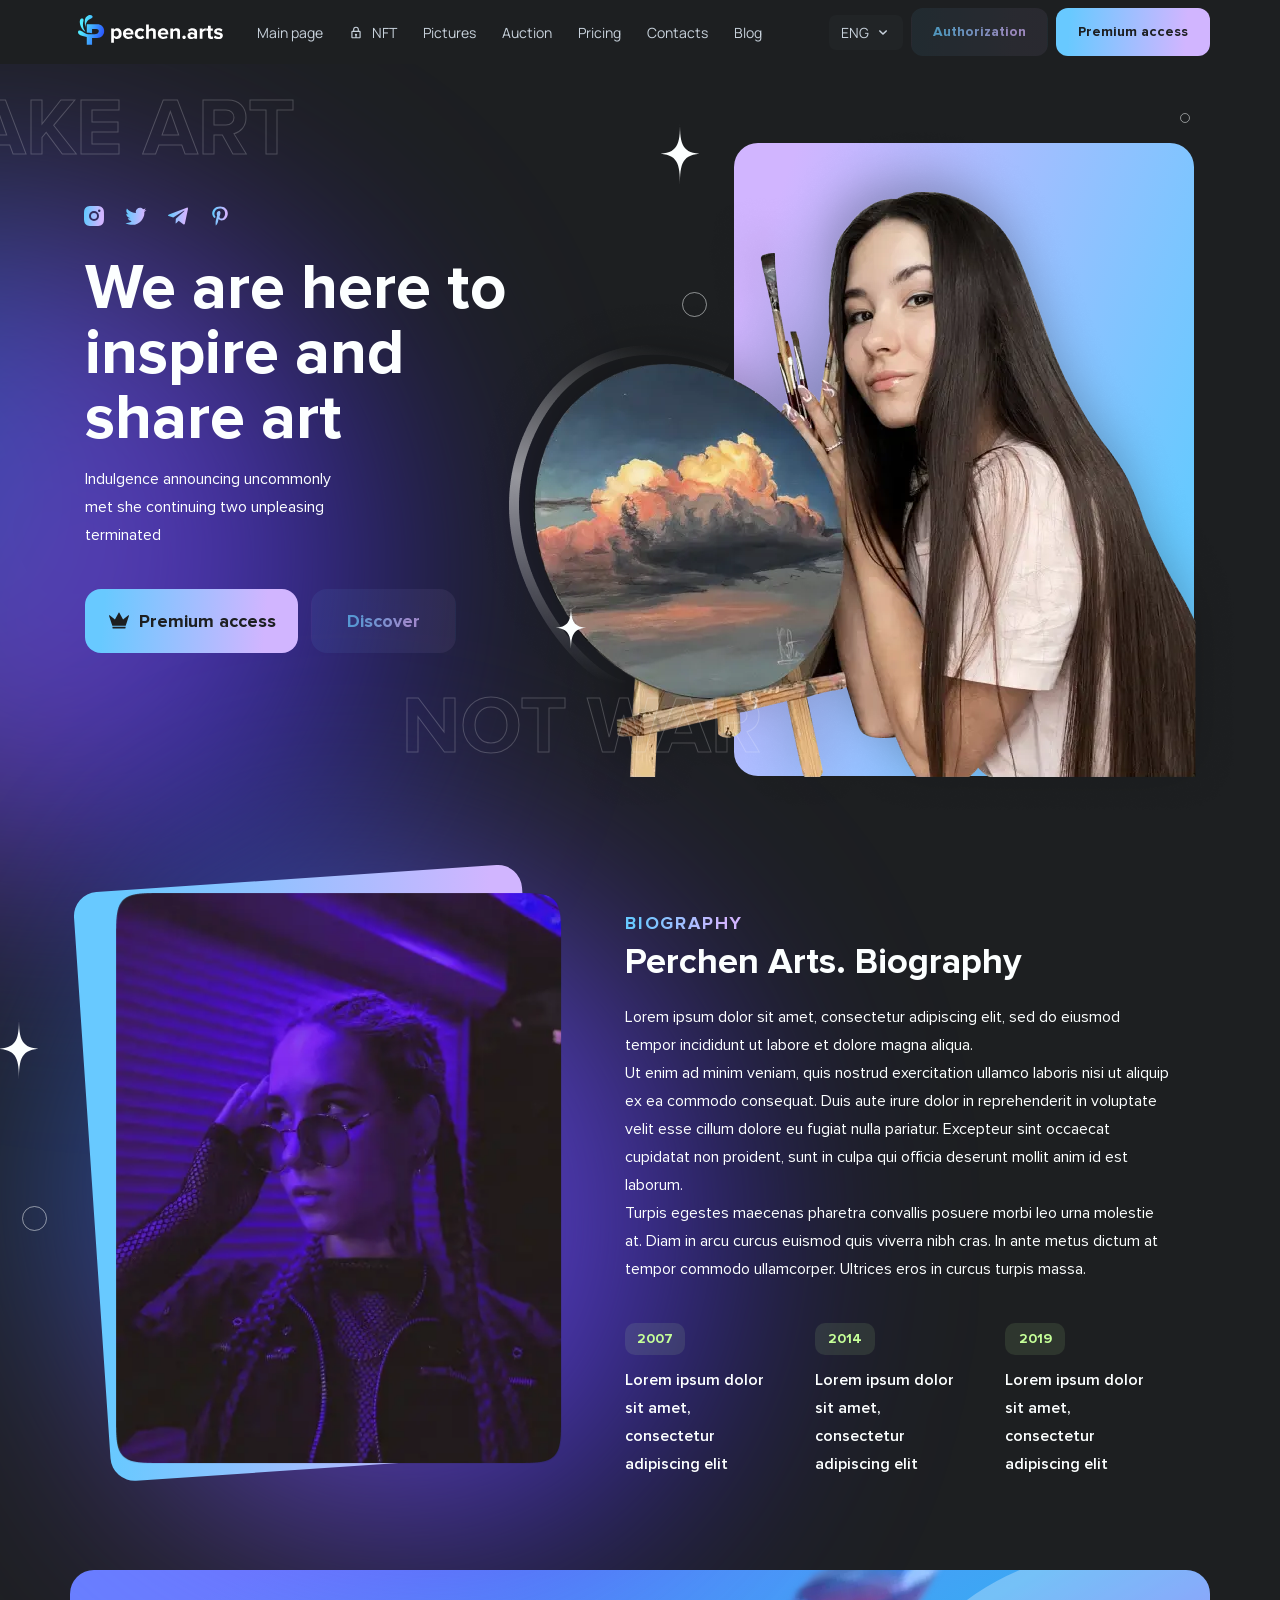
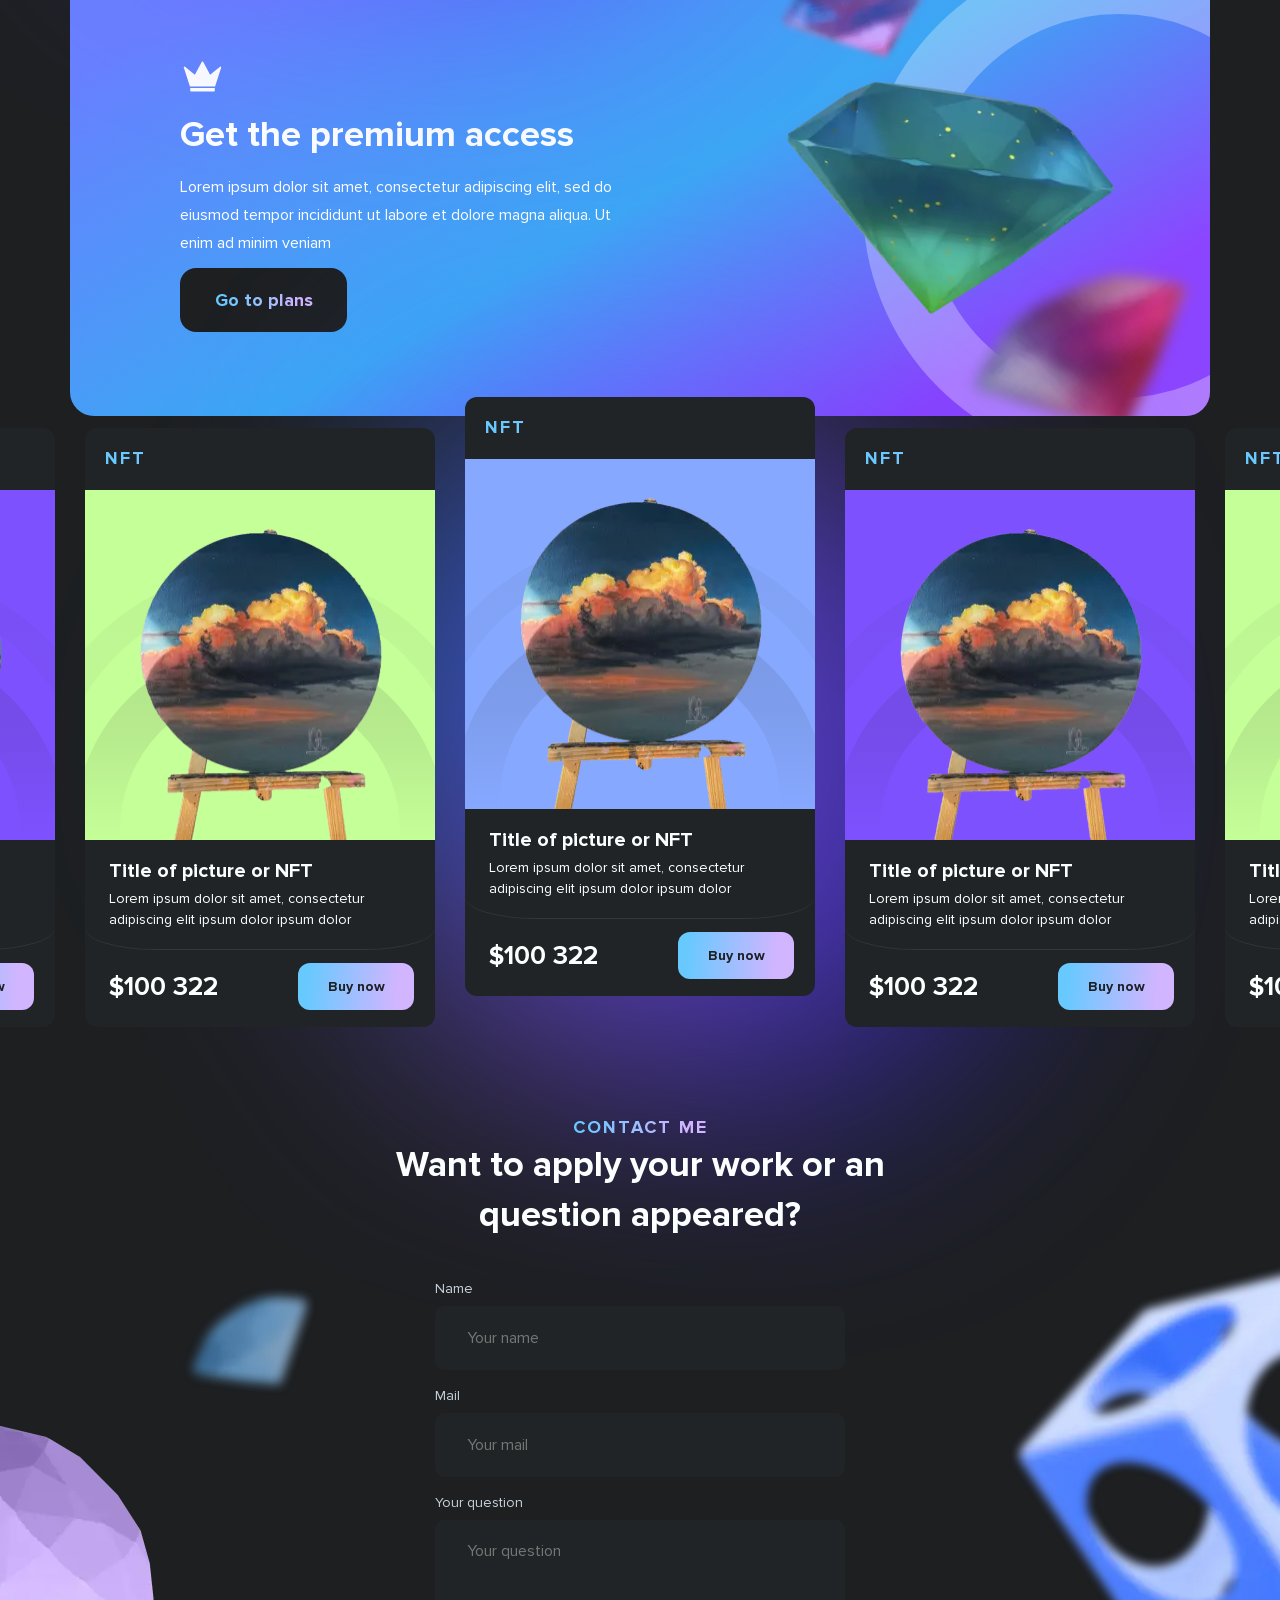
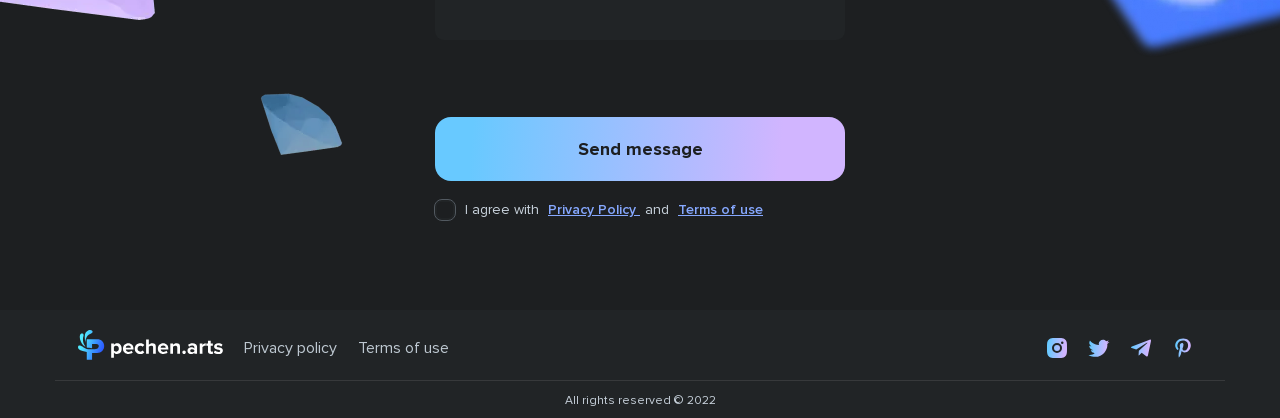
<file: index.html>
<!DOCTYPE html><html lang="en"><head><meta charset="UTF-8"><meta name="viewport" content="width=device-width,initial-scale=1"><meta name="description" content="Artis-NFT Site"><link rel="stylesheet" href="css/style.min.css"><link rel="stylesheet" href="css/style.main.min.css"><title>Artist-NFT</title><link rel="preconnect" href="https://fonts.googleapis.com"><link rel="preconnect" href="https://fonts.gstatic.com" crossorigin><link href="https://fonts.googleapis.com/css2?family=Manrope:wght@400;700&display=swap" rel="stylesheet"><link rel="apple-touch-icon" sizes="57x57" href="favicon/apple-icon-57x57.png"><link rel="apple-touch-icon" sizes="60x60" href="favicon/apple-icon-60x60.png"><link rel="apple-touch-icon" sizes="72x72" href="favicon/apple-icon-72x72.png"><link rel="apple-touch-icon" sizes="76x76" href="favicon/apple-icon-76x76.png"><link rel="apple-touch-icon" sizes="114x114" href="favicon/apple-icon-114x114.png"><link rel="apple-touch-icon" sizes="120x120" href="favicon/apple-icon-120x120.png"><link rel="apple-touch-icon" sizes="144x144" href="favicon/apple-icon-144x144.png"><link rel="apple-touch-icon" sizes="152x152" href="favicon/apple-icon-152x152.png"><link rel="apple-touch-icon" sizes="180x180" href="favicon/apple-icon-180x180.png"><link rel="icon" type="image/png" sizes="192x192" href="favicon/android-icon-192x192.png"><link rel="icon" type="image/png" sizes="32x32" href="favicon/favicon-32x32.png"><link rel="icon" type="image/png" sizes="96x96" href="favicon/favicon-96x96.png"><link rel="icon" type="image/png" sizes="16x16" href="favicon/favicon-16x16.png"><link rel="manifest" href="favicon/manifest.json"><meta name="msapplication-TileColor" content="#ffffff"><meta name="msapplication-TileImage" content="favicon/ms-icon-144x144.png"><meta name="theme-color" content="#ffffff"></head><body><link rel="stylesheet" href="https://cdn.jsdelivr.net/npm/swiper@8/swiper-bundle.min.css"><header class="header"><div class="header__desktop"><span class="header__logo"><a href="index.html"><img src="icons/logo.svg" style="width: 145px; height: 30px;" alt="logo"></a></span><div class="header__menu menu"><a class="menu__item" href="index.html">Main page</a> <a class="menu__item lock-category" href="nfts.html"><img src="icons/lock.svg" alt="logo"><span>NFT</span></a> <a class="menu__item" href="arts.html">Pictures</a> <a class="menu__item" href="auction.html">Auction</a> <a class="menu__item" href="pricing.html">Pricing</a> <a class="menu__item" href="contacts.html">Contacts</a> <a class="menu__item" href="forum.html">Blog</a></div><div class="header__profile"><div class="header__lang lang-list">ENG<img src="icons/arrow-bottom.svg" alt="arrow-bottom"></div><a href="authorization.html" class="button button_opacity account-button"><span>Authorization</span></a> <a href="#" class="button button_gradient premium-button"><span>Premium access</span></a></div><div class="header__mobile"><a href="index.html"><img src="icons/premium-crown.svg" style="width: 32px; height: 32px;" alt="premium"></a><button class="burger-button" aria-label="menu"><span></span></button></div></div><div class="header__burger-menu mobile-menu"><a class="menu__item" href="index.html">Main page</a> <a class="menu__item lock-category" href="nfts.html"><img src="icons/lock.svg" alt="logo"><span>NFT</span></a> <a class="menu__item" href="arts.html">Pictures</a> <a class="menu__item" href="auction.html">Auction</a> <a class="menu__item" href="pricing.html">Pricing</a> <a class="menu__item" href="contacts.html">Contacts</a> <a class="menu__item" href="forum.html">Blog</a> <a href="authorization.html" class="button button_opacity account-button"><span>Authorization</span></a></div></header><main><div class="blur blur-1"><img src="icons/blur/blur-one.svg" alt="blur"> <img src="icons/blur/blur-two.svg" alt="blur"> <img src="icons/blur/blur-three.svg" alt="blur"></div><div class="blur blur-2"><img src="icons/blur/blur-one.svg" alt="blur"> <img src="icons/blur/blur-two.svg" alt="blur"> <img src="icons/blur/blur-three.svg" alt="blur"></div><div class="blur blur-3"><img src="icons/blur/blur-one.svg" alt="blur"> <img src="icons/blur/blur-two.svg" alt="blur"> <img src="icons/blur/blur-three.svg" alt="blur"></div><section class="main-window"><div class="main-window__text"><span class="main-window__social"><a href="#"><img src="icons/inst-gradient.svg" alt="inst"></a><a href="#"><img src="icons/twitter-gradient.svg" alt="twitter"></a><a href="#"><img src="icons/telegram-gradient.svg" alt="telegram"></a><a href="#"><img src="icons/pinterest-gradient.svg" alt="pinterest"></a></span><h1>We are here to inspire and share art</h1><p>Indulgence announcing uncommonly met she continuing two unpleasing terminated</p><span class="main-window__buttons"><a href="pricing.html" class="button button_gradient"><img src="icons/crown.svg" alt="crown"><span>Premium access</span></a> <a href="school.html" class="button button_opacity"><span>Discover</span></a></span></div><div class="main-window__image"><div class="main-window__gradient-box"><picture><source srcset="img/main/girl.webp" type="image/webp"><img src="img/main/girl.png" alt="girl"></picture><picture><source srcset="img/main/arc.webp" type="image/webp"><img src="img/main/arc.png" alt="arc"></picture></div></div><div class="main-window__decor"><div class="decor-circle decor-1"></div><div class="decor-circle decor-2"></div><img src="icons/romb-star.svg" alt="star" class="decor-3"> <img src="icons/romb-star.svg" alt="star" class="decor-4"> <span class="opacity-text decor-5">MAKE ART</span> <span class="opacity-text decor-6">NOT WAR</span></div></section><section class="biography"><div class="biography__image"><div class="biography__gradient-box"><picture><source srcset="img/main/purple-girl.webp" type="image/webp"><img src="img/main/purple-girl.png" loading="lazy" alt="purple-girl"></picture></div></div><div class="biography__title"><span class="gradient-text">BIOGRAPHY</span><h2>Perchen Arts. Biography</h2></div><div class="biography__info"><p>Lorem ipsum dolor sit amet, consectetur adipiscing elit, sed do eiusmod tempor incididunt ut labore et dolore magna aliqua.</p><p>Ut enim ad minim veniam, quis nostrud exercitation ullamco laboris nisi ut aliquip ex ea commodo consequat. Duis aute irure dolor in reprehenderit in voluptate velit esse cillum dolore eu fugiat nulla pariatur. Excepteur sint occaecat cupidatat non proident, sunt in culpa qui officia deserunt mollit anim id est laborum.</p><p>Turpis egestes maecenas pharetra convallis posuere morbi leo urna molestie at. Diam in arcu curcus euismod quis viverra nibh cras. In ante metus dictum at tempor commodo ullamcorper. Ultrices eros in curcus turpis massa.</p><div class="biography__history story-bio"><div class="story-bio__item"><div class="story-bio__year story-bio__year_green">2007</div><p>Lorem ipsum dolor sit amet, consectetur adipiscing elit</p></div><div class="story-bio__item"><div class="story-bio__year story-bio__year_green">2014</div><p>Lorem ipsum dolor sit amet, consectetur adipiscing elit</p></div><div class="story-bio__item"><div class="story-bio__year story-bio__year_green">2019</div><p>Lorem ipsum dolor sit amet, consectetur adipiscing elit</p></div></div></div><div class="biography__decor"><div class="decor-circle decor-1"></div><img src="icons/romb-star.svg" alt="star" class="decor-2"></div></section><section class="premium"><div class="premium__text"><img src="icons/crown-white.svg" alt="crown"><h2>Get the premium access</h2><p>Lorem ipsum dolor sit amet, consectetur adipiscing elit, sed do eiusmod tempor incididunt ut labore et dolore magna aliqua. Ut enim ad minim veniam</p><a href="#" class="button button_black"><span>Go to plans</span></a></div><div class="premium__diamonds"><div class="premium__gradient-circle"><picture><source srcset="img/main/blue-diamond.webp" type="image/webp"><img src="img/main/blue-diamond.png" alt="blue-diamond"></picture><picture><source srcset="img/main/green-diamond.webp" type="image/webp"><img src="img/main/green-diamond.png" alt="green-diamond"></picture><picture><source srcset="img/main/red-diamond.webp" type="image/webp"><img src="img/main/red-diamond.png" alt="red-diamond"></picture></div></div></section><section class="nft-slider swiper"><div class="swiper-wrapper"><div class="swiper-slide"><div class="nft-card"><span class="nft-card__head gradient-text">NFT</span><div class="nft-card__image nft-card__image_blue"><div class="nft-card__image_big-circle"></div><div class="nft-card__image_mid-circle"></div><picture><source srcset="img/nft-art.webp" type="image/webp"><img src="img/nft-art.png" alt="nft-art"></picture></div><div class="nft-card__text"><span>Title of picture or NFT</span><p>Lorem ipsum dolor sit amet, consectetur adipiscing elit ipsum dolor ipsum dolor</p></div><div class="nft-card__price"><span>$100 322</span> <a href="item.html" class="button button_gradient"><span>Buy now</span></a></div></div></div><div class="swiper-slide"><div class="nft-card"><span class="nft-card__head gradient-text">NFT</span><div class="nft-card__image nft-card__image_purple"><div class="nft-card__image_big-circle"></div><div class="nft-card__image_mid-circle"></div><picture><source srcset="img/nft-art.webp" type="image/webp"><img src="img/nft-art.png" alt="nft-art"></picture></div><div class="nft-card__text"><span>Title of picture or NFT</span><p>Lorem ipsum dolor sit amet, consectetur adipiscing elit ipsum dolor ipsum dolor</p></div><div class="nft-card__price"><span>$100 322</span> <a href="item.html" class="button button_gradient"><span>Buy now</span></a></div></div></div><div class="swiper-slide"><div class="nft-card"><span class="nft-card__head gradient-text">NFT</span><div class="nft-card__image nft-card__image_green"><div class="nft-card__image_big-circle"></div><div class="nft-card__image_mid-circle"></div><picture><source srcset="img/nft-art.webp" type="image/webp"><img src="img/nft-art.png" alt="nft-art"></picture></div><div class="nft-card__text"><span>Title of picture or NFT</span><p>Lorem ipsum dolor sit amet, consectetur adipiscing elit ipsum dolor ipsum dolor</p></div><div class="nft-card__price"><span>$100 322</span> <a href="item.html" class="button button_gradient"><span>Buy now</span></a></div></div></div><div class="swiper-slide"><div class="nft-card"><span class="nft-card__head gradient-text">NFT</span><div class="nft-card__image nft-card__image_blue"><div class="nft-card__image_big-circle"></div><div class="nft-card__image_mid-circle"></div><picture><source srcset="img/nft-art.webp" type="image/webp"><img src="img/nft-art.png" alt="nft-art"></picture></div><div class="nft-card__text"><span>Title of picture or NFT</span><p>Lorem ipsum dolor sit amet, consectetur adipiscing elit ipsum dolor ipsum dolor</p></div><div class="nft-card__price"><span>$100 322</span> <a href="item.html" class="button button_gradient"><span>Buy now</span></a></div></div></div><div class="swiper-slide"><div class="nft-card"><span class="nft-card__head gradient-text">NFT</span><div class="nft-card__image nft-card__image_purple"><div class="nft-card__image_big-circle"></div><div class="nft-card__image_mid-circle"></div><picture><source srcset="img/nft-art.webp" type="image/webp"><img src="img/nft-art.png" alt="nft-art"></picture></div><div class="nft-card__text"><span>Title of picture or NFT</span><p>Lorem ipsum dolor sit amet, consectetur adipiscing elit ipsum dolor ipsum dolor</p></div><div class="nft-card__price"><span>$100 322</span> <a href="item.html" class="button button_gradient"><span>Buy now</span></a></div></div></div><div class="swiper-slide"><div class="nft-card"><span class="nft-card__head gradient-text">NFT</span><div class="nft-card__image nft-card__image_green"><div class="nft-card__image_big-circle"></div><div class="nft-card__image_mid-circle"></div><picture><source srcset="img/nft-art.webp" type="image/webp"><img src="img/nft-art.png" alt="nft-art"></picture></div><div class="nft-card__text"><span>Title of picture or NFT</span><p>Lorem ipsum dolor sit amet, consectetur adipiscing elit ipsum dolor ipsum dolor</p></div><div class="nft-card__price"><span>$100 322</span> <a href="item.html" class="button button_gradient"><span>Buy now</span></a></div></div></div></div></section><section class="contact"><div class="contact__title">CONTACT ME</div><div class="contact__subtitle">Want to apply your work or an question appeared?</div><form class="contact__form" id="contactForm"><label for="name">Name</label> <input type="text" class="contact__name" id="name" placeholder="Your name" required> <label for="email">Mail</label> <input type="email" name="email" id="email" class="contact__email" placeholder="Your mail" required> <label for="comment">Your question</label> <textarea type="text" name="comment" id="comment" class="contact__comment" placeholder="Your question"></textarea> <button class="contact__btn button_gradient">Send message</button><div class="contact__checkbox"><input type="checkbox" name="policy" id="policy" required> <label for="policy" class="contact__checkbox-label">I agree with <a href="#">Privacy Policy </a>and <a href="#">Terms of use</a></label></div></form><div class="contact__diamond1"><picture><source srcset="img/school/blur-diamond2.webp" type="image/webp"><img src="img/school/blur-diamond2.png" alt="diamond"></picture></div><div class="contact__diamond2"><picture><source srcset="img/school/bid-diamond.webp" type="image/webp"><img src="img/school/bid-diamond.png" alt="diamond"></picture></div><div class="contact__diamond3"><picture><source srcset="img/school/mini-diamond.webp" type="image/webp"><img src="img/school/mini-diamond.png" alt="diamond"></picture></div><div class="contact__cub"><picture><source srcset="img/school/cube.webp" type="image/webp"><img src="img/school/cube.png" alt="cube"></picture></div></section></main><script src="js/cookieOperation.js"></script><footer class="footer"><div class="footer__info"><div><a href="index.html" class="footer__logo"><img src="icons/logo.svg" style="width: 145px; height: 30px;" alt="logo"></a><a href="#">Privacy policy</a> <a href="#">Terms of use</a></div><div class="footer__social"><a href="#"><img src="icons/inst-gradient.svg" style="width: 24px; height: 24px;" alt="inst"></a><a href="#"><img src="icons/twitter-gradient.svg" style="width: 24px; height: 24px;" alt="twitter"></a><a href="#"><img src="icons/telegram-gradient.svg" style="width: 24px; height: 24px;" alt="telegram"></a><a href="#"><img src="icons/pinterest-gradient.svg" style="width: 24px; height: 24px;" alt="pinterest"></a></div></div><div class="footer__cop">All rights reserved © 2022</div><script src="js/script.js"></script></footer><script src="https://cdn.jsdelivr.net/npm/swiper@8/swiper-bundle.min.js"></script><script src="js/main.js"></script></body></html>
</file>
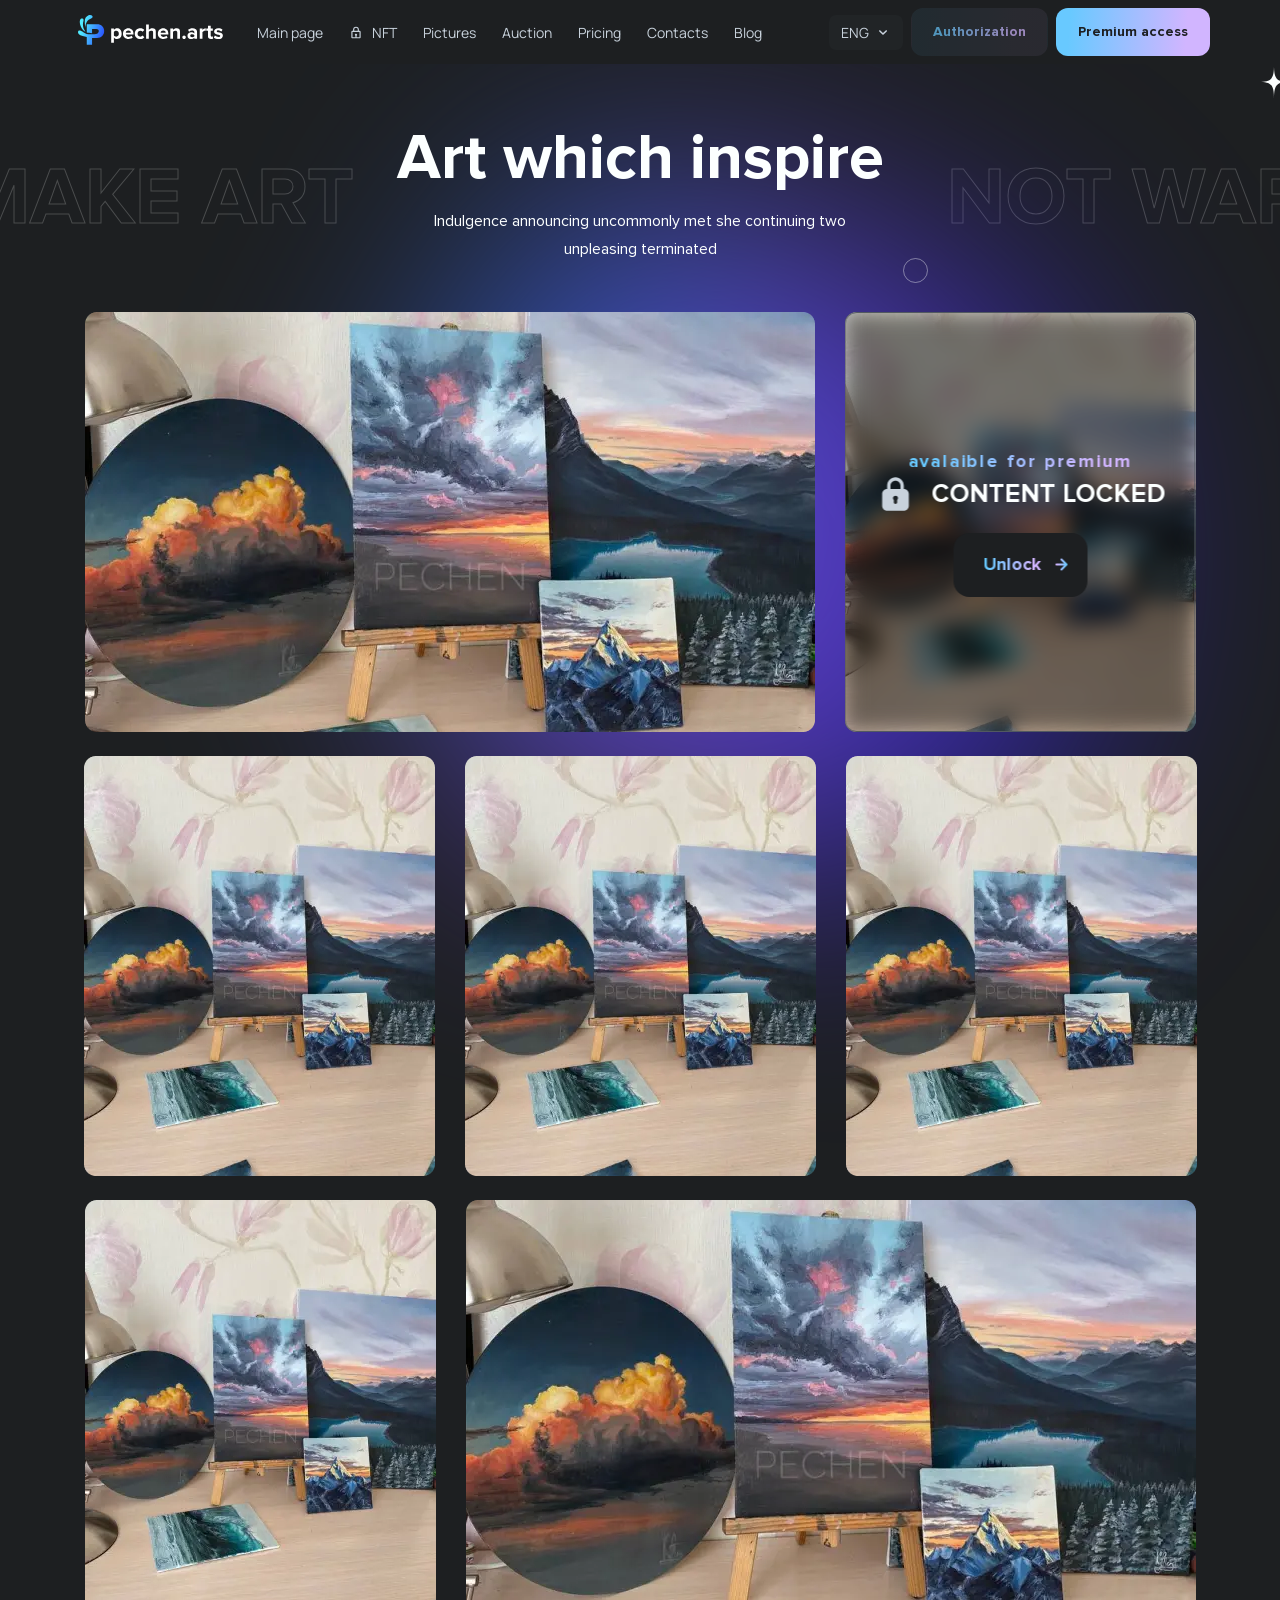
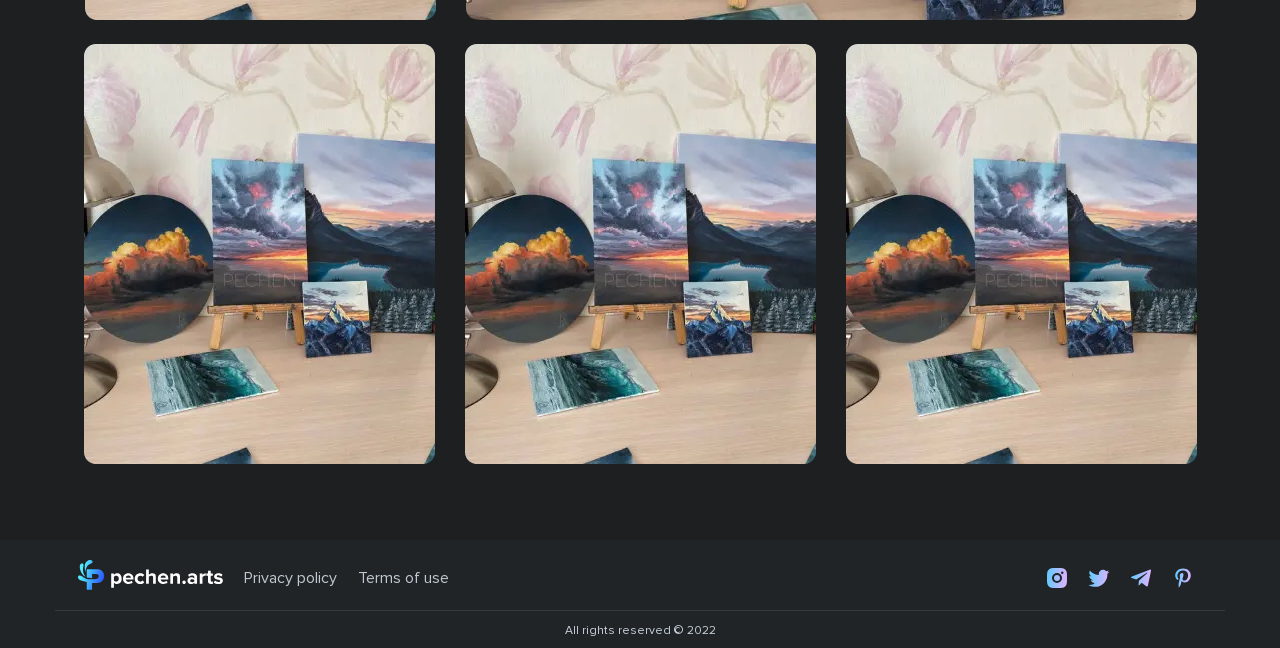
<file: arts.html>
<!DOCTYPE html><html lang="en"><head><meta charset="UTF-8"><meta http-equiv="X-UA-Compatible" content="IE=edge"><meta name="viewport" content="width=device-width,initial-scale=1"><title>Arts - Artist NFT</title><link rel="preconnect" href="https://fonts.googleapis.com"><link rel="preconnect" href="https://fonts.gstatic.com" crossorigin><link href="https://fonts.googleapis.com/css2?family=Manrope:wght@400;700&display=swap" rel="stylesheet"><link rel="stylesheet" href="css/style.min.css"><link rel="stylesheet" href="css/style.arts.min.css"></head><body><header class="header"><div class="header__desktop"><span class="header__logo"><a href="index.html"><img src="icons/logo.svg" style="width: 145px; height: 30px;" alt="logo"></a></span><div class="header__menu menu"><a class="menu__item" href="index.html">Main page</a> <a class="menu__item lock-category" href="nfts.html"><img src="icons/lock.svg" alt="logo"><span>NFT</span></a> <a class="menu__item" href="arts.html">Pictures</a> <a class="menu__item" href="auction.html">Auction</a> <a class="menu__item" href="pricing.html">Pricing</a> <a class="menu__item" href="contacts.html">Contacts</a> <a class="menu__item" href="forum.html">Blog</a></div><div class="header__profile"><div class="header__lang lang-list">ENG<img src="icons/arrow-bottom.svg" alt="arrow-bottom"></div><a href="authorization.html" class="button button_opacity account-button"><span>Authorization</span></a> <a href="#" class="button button_gradient premium-button"><span>Premium access</span></a></div><div class="header__mobile"><a href="index.html"><img src="icons/premium-crown.svg" style="width: 32px; height: 32px;" alt="premium"></a><button class="burger-button" aria-label="menu"><span></span></button></div></div><div class="header__burger-menu mobile-menu"><a class="menu__item" href="index.html">Main page</a> <a class="menu__item lock-category" href="nfts.html"><img src="icons/lock.svg" alt="logo"><span>NFT</span></a> <a class="menu__item" href="arts.html">Pictures</a> <a class="menu__item" href="auction.html">Auction</a> <a class="menu__item" href="pricing.html">Pricing</a> <a class="menu__item" href="contacts.html">Contacts</a> <a class="menu__item" href="forum.html">Blog</a> <a href="authorization.html" class="button button_opacity account-button"><span>Authorization</span></a></div></header><section class="promo"><div class="promo__title">Art which inspire</div><div class="promo__subtitle">Indulgence announcing uncommonly met she continuing two unpleasing terminated</div><div class="promo__back-text1">MAKE ART</div><div class="promo__back-text2">NOT WAR</div><div class="promo__star"><svg width="46" height="62" viewBox="0 0 46 62" fill="none" xmlns="http://www.w3.org/2000/svg"><g clip-path="url(#clip0_55_977)"><path d="M46 30.8126C25.1366 30.8126 23 41.009 23 62C23 41.009 20.8634 30.8126 0 30.8126C20.8634 30.8126 23 20.991 23 0C23 20.991 25.1366 30.8126 46 30.8126Z" fill="#FCFFFF"/></g><defs><clipPath id="clip0_55_977"><rect width="46" height="62" fill="white"/></clipPath></defs></svg></div><div class="promo__circle"></div></section><section class="arts"><div class="arts__group"><div class="arts__item arts__item_wider"><picture><source srcset="img/arts/picture.webp" type="image/webp"><img src="img/arts/picture.png" alt="picture" loading="lazy"></picture><div class="buy"><div class="buy__title">Title of picture</div><div class="buy__subtitle">Lorem ipsum dolor sit amet, consectetur adipiscing elit ipsum dolor ipsum dolor</div><div class="buy__price">$100 322</div><div class="buy__wrapper"><a href="item.html" class="buy__link"><span>Buy</span> </a><a href="#" class="buy__link"><span>View</span> <svg width="24" height="25" viewBox="0 0 24 25" fill="none" xmlns="http://www.w3.org/2000/svg"><path d="M7.0001 13.5001L14.5901 13.5001L11.2901 16.7901C11.1018 16.9784 10.996 17.2338 10.996 17.5001C10.996 17.7664 11.1018 18.0218 11.2901 18.2101C11.4784 18.3984 11.7338 18.5041 12.0001 18.5041C12.2664 18.5041 12.5218 18.3984 12.7101 18.2101L17.7101 13.2101C17.8011 13.115 17.8725 13.0028 17.9201 12.8801C18.0201 12.6366 18.0201 12.3635 17.9201 12.1201C17.8725 11.9973 17.8011 11.8852 17.7101 11.7901L12.7101 6.79006C12.6171 6.69633 12.5065 6.62194 12.3847 6.57117C12.2628 6.5204 12.1321 6.49426 12.0001 6.49426C11.8681 6.49426 11.7374 6.5204 11.6155 6.57117C11.4937 6.62194 11.3831 6.69633 11.2901 6.79006C11.1964 6.88302 11.122 6.99362 11.0712 7.11548C11.0204 7.23734 10.9943 7.36805 10.9943 7.50006C10.9943 7.63207 11.0204 7.76278 11.0712 7.88464C11.122 8.00649 11.1964 8.11709 11.2901 8.21006L14.5901 11.5001L7.0001 11.5001C6.73489 11.5001 6.48053 11.6054 6.293 11.793C6.10546 11.9805 6.0001 12.2348 6.0001 12.5001C6.0001 12.7653 6.10546 13.0196 6.293 13.2072C6.48053 13.3947 6.73489 13.5001 7.0001 13.5001Z" fill="url(#paint0_linear_55_1254)"/><defs><linearGradient id="paint0_linear_55_1254" x1="17.1974" y1="13.6251" x2="7.49307" y2="12.8142" gradientUnits="userSpaceOnUse"><stop stop-color="#68C9FF"/><stop offset="0.994746" stop-color="#D1B5FF"/></linearGradient></defs></svg></a></div></div></div><div class="arts__item arts__item_inactive"><picture><source srcset="img/arts/picture-mini.webp" type="image/webp"><img src="img/arts/picture-mini.png" alt="picture" loading="lazy"></picture><div class="lock"><div class="lock__title">avalaible for premium</div><div class="lock__subtitle"><svg width="40" height="40" viewBox="0 0 40 40" fill="none" xmlns="http://www.w3.org/2000/svg"><path d="M28.3334 15V11.6667C28.3334 7 24.6667 3.33333 20.0001 3.33333C15.3334 3.33333 11.6667 7 11.6667 11.6667V15C8.83341 15 6.66675 17.1667 6.66675 20V31.6667C6.66675 34.5 8.83341 36.6667 11.6667 36.6667H28.3334C31.1667 36.6667 33.3334 34.5 33.3334 31.6667V20C33.3334 17.1667 31.1667 15 28.3334 15ZM15.0001 11.6667C15.0001 8.83333 17.1667 6.66666 20.0001 6.66666C22.8334 6.66666 25.0001 8.83333 25.0001 11.6667V15H15.0001V11.6667ZM21.8334 25.8333L21.6667 26V28.3333C21.6667 29.3333 21.0001 30 20.0001 30C19.0001 30 18.3334 29.3333 18.3334 28.3333V26C17.3334 25 17.1667 23.5 18.1667 22.5C19.1667 21.5 20.6667 21.3333 21.6667 22.3333C22.6667 23.1667 22.8334 24.8333 21.8334 25.8333Z" fill="#C8D2DC"/></svg> CONTENT LOCKED</div><a href="pricing.html" class="lock__link"><span>Unlock</span> <svg width="24" height="25" viewBox="0 0 24 25" fill="none" xmlns="http://www.w3.org/2000/svg"><path d="M7.0001 13.5001L14.5901 13.5001L11.2901 16.7901C11.1018 16.9784 10.996 17.2338 10.996 17.5001C10.996 17.7664 11.1018 18.0218 11.2901 18.2101C11.4784 18.3984 11.7338 18.5041 12.0001 18.5041C12.2664 18.5041 12.5218 18.3984 12.7101 18.2101L17.7101 13.2101C17.8011 13.115 17.8725 13.0028 17.9201 12.8801C18.0201 12.6366 18.0201 12.3635 17.9201 12.1201C17.8725 11.9973 17.8011 11.8852 17.7101 11.7901L12.7101 6.79006C12.6171 6.69633 12.5065 6.62194 12.3847 6.57117C12.2628 6.5204 12.1321 6.49426 12.0001 6.49426C11.8681 6.49426 11.7374 6.5204 11.6155 6.57117C11.4937 6.62194 11.3831 6.69633 11.2901 6.79006C11.1964 6.88302 11.122 6.99362 11.0712 7.11548C11.0204 7.23734 10.9943 7.36805 10.9943 7.50006C10.9943 7.63207 11.0204 7.76278 11.0712 7.88464C11.122 8.00649 11.1964 8.11709 11.2901 8.21006L14.5901 11.5001L7.0001 11.5001C6.73489 11.5001 6.48053 11.6054 6.293 11.793C6.10546 11.9805 6.0001 12.2348 6.0001 12.5001C6.0001 12.7653 6.10546 13.0196 6.293 13.2072C6.48053 13.3947 6.73489 13.5001 7.0001 13.5001Z" fill="url(#paint0_linear_55_1770)"/><defs><linearGradient id="paint0_linear_55_1770" x1="17.1974" y1="13.6251" x2="7.49307" y2="12.8142" gradientUnits="userSpaceOnUse"><stop stop-color="#68C9FF"/><stop offset="0.994746" stop-color="#D1B5FF"/></linearGradient></defs></svg></a></div><div class="buy"><div class="buy__title">Title of picture</div><div class="buy__subtitle">Lorem ipsum dolor sit amet, consectetur adipiscing elit ipsum dolor ipsum dolor</div><div class="buy__price">$100 322</div><div class="buy__wrapper"><a href="item.html" class="buy__link"><span>Buy</span> </a><a href="#" class="buy__link"><span>View</span> <svg width="24" height="25" viewBox="0 0 24 25" fill="none" xmlns="http://www.w3.org/2000/svg"><path d="M7.0001 13.5001L14.5901 13.5001L11.2901 16.7901C11.1018 16.9784 10.996 17.2338 10.996 17.5001C10.996 17.7664 11.1018 18.0218 11.2901 18.2101C11.4784 18.3984 11.7338 18.5041 12.0001 18.5041C12.2664 18.5041 12.5218 18.3984 12.7101 18.2101L17.7101 13.2101C17.8011 13.115 17.8725 13.0028 17.9201 12.8801C18.0201 12.6366 18.0201 12.3635 17.9201 12.1201C17.8725 11.9973 17.8011 11.8852 17.7101 11.7901L12.7101 6.79006C12.6171 6.69633 12.5065 6.62194 12.3847 6.57117C12.2628 6.5204 12.1321 6.49426 12.0001 6.49426C11.8681 6.49426 11.7374 6.5204 11.6155 6.57117C11.4937 6.62194 11.3831 6.69633 11.2901 6.79006C11.1964 6.88302 11.122 6.99362 11.0712 7.11548C11.0204 7.23734 10.9943 7.36805 10.9943 7.50006C10.9943 7.63207 11.0204 7.76278 11.0712 7.88464C11.122 8.00649 11.1964 8.11709 11.2901 8.21006L14.5901 11.5001L7.0001 11.5001C6.73489 11.5001 6.48053 11.6054 6.293 11.793C6.10546 11.9805 6.0001 12.2348 6.0001 12.5001C6.0001 12.7653 6.10546 13.0196 6.293 13.2072C6.48053 13.3947 6.73489 13.5001 7.0001 13.5001Z" fill="url(#paint0_linear_55_1254)"/><defs><linearGradient id="paint0_linear_55_1254" x1="17.1974" y1="13.6251" x2="7.49307" y2="12.8142" gradientUnits="userSpaceOnUse"><stop stop-color="#68C9FF"/><stop offset="0.994746" stop-color="#D1B5FF"/></linearGradient></defs></svg></a></div></div></div><div class="arts__item"><picture><source srcset="img/arts/picture-mini.webp" type="image/webp"><img src="img/arts/picture-mini.png" alt="picture" loading="lazy"></picture><div class="buy"><div class="buy__title">Title of picture</div><div class="buy__subtitle">Lorem ipsum dolor sit amet, consectetur adipiscing elit ipsum dolor ipsum dolor</div><div class="buy__price">$100 322</div><div class="buy__wrapper"><a href="item.html" class="buy__link"><span>Buy</span> </a><a href="#" class="buy__link"><span>View</span> <svg width="24" height="25" viewBox="0 0 24 25" fill="none" xmlns="http://www.w3.org/2000/svg"><path d="M7.0001 13.5001L14.5901 13.5001L11.2901 16.7901C11.1018 16.9784 10.996 17.2338 10.996 17.5001C10.996 17.7664 11.1018 18.0218 11.2901 18.2101C11.4784 18.3984 11.7338 18.5041 12.0001 18.5041C12.2664 18.5041 12.5218 18.3984 12.7101 18.2101L17.7101 13.2101C17.8011 13.115 17.8725 13.0028 17.9201 12.8801C18.0201 12.6366 18.0201 12.3635 17.9201 12.1201C17.8725 11.9973 17.8011 11.8852 17.7101 11.7901L12.7101 6.79006C12.6171 6.69633 12.5065 6.62194 12.3847 6.57117C12.2628 6.5204 12.1321 6.49426 12.0001 6.49426C11.8681 6.49426 11.7374 6.5204 11.6155 6.57117C11.4937 6.62194 11.3831 6.69633 11.2901 6.79006C11.1964 6.88302 11.122 6.99362 11.0712 7.11548C11.0204 7.23734 10.9943 7.36805 10.9943 7.50006C10.9943 7.63207 11.0204 7.76278 11.0712 7.88464C11.122 8.00649 11.1964 8.11709 11.2901 8.21006L14.5901 11.5001L7.0001 11.5001C6.73489 11.5001 6.48053 11.6054 6.293 11.793C6.10546 11.9805 6.0001 12.2348 6.0001 12.5001C6.0001 12.7653 6.10546 13.0196 6.293 13.2072C6.48053 13.3947 6.73489 13.5001 7.0001 13.5001Z" fill="url(#paint0_linear_55_1254)"/><defs><linearGradient id="paint0_linear_55_1254" x1="17.1974" y1="13.6251" x2="7.49307" y2="12.8142" gradientUnits="userSpaceOnUse"><stop stop-color="#68C9FF"/><stop offset="0.994746" stop-color="#D1B5FF"/></linearGradient></defs></svg></a></div></div></div><div class="arts__item"><picture><source srcset="img/arts/picture-mini.webp" type="image/webp"><img src="img/arts/picture-mini.png" alt="picture" loading="lazy"></picture><div class="buy"><div class="buy__title">Title of picture</div><div class="buy__subtitle">Lorem ipsum dolor sit amet, consectetur adipiscing elit ipsum dolor ipsum dolor</div><div class="buy__price">$100 322</div><div class="buy__wrapper"><a href="item.html" class="buy__link"><span>Buy</span> </a><a href="#" class="buy__link"><span>View</span> <svg width="24" height="25" viewBox="0 0 24 25" fill="none" xmlns="http://www.w3.org/2000/svg"><path d="M7.0001 13.5001L14.5901 13.5001L11.2901 16.7901C11.1018 16.9784 10.996 17.2338 10.996 17.5001C10.996 17.7664 11.1018 18.0218 11.2901 18.2101C11.4784 18.3984 11.7338 18.5041 12.0001 18.5041C12.2664 18.5041 12.5218 18.3984 12.7101 18.2101L17.7101 13.2101C17.8011 13.115 17.8725 13.0028 17.9201 12.8801C18.0201 12.6366 18.0201 12.3635 17.9201 12.1201C17.8725 11.9973 17.8011 11.8852 17.7101 11.7901L12.7101 6.79006C12.6171 6.69633 12.5065 6.62194 12.3847 6.57117C12.2628 6.5204 12.1321 6.49426 12.0001 6.49426C11.8681 6.49426 11.7374 6.5204 11.6155 6.57117C11.4937 6.62194 11.3831 6.69633 11.2901 6.79006C11.1964 6.88302 11.122 6.99362 11.0712 7.11548C11.0204 7.23734 10.9943 7.36805 10.9943 7.50006C10.9943 7.63207 11.0204 7.76278 11.0712 7.88464C11.122 8.00649 11.1964 8.11709 11.2901 8.21006L14.5901 11.5001L7.0001 11.5001C6.73489 11.5001 6.48053 11.6054 6.293 11.793C6.10546 11.9805 6.0001 12.2348 6.0001 12.5001C6.0001 12.7653 6.10546 13.0196 6.293 13.2072C6.48053 13.3947 6.73489 13.5001 7.0001 13.5001Z" fill="url(#paint0_linear_55_1254)"/><defs><linearGradient id="paint0_linear_55_1254" x1="17.1974" y1="13.6251" x2="7.49307" y2="12.8142" gradientUnits="userSpaceOnUse"><stop stop-color="#68C9FF"/><stop offset="0.994746" stop-color="#D1B5FF"/></linearGradient></defs></svg></a></div></div></div><div class="arts__item"><picture><source srcset="img/arts/picture-mini.webp" type="image/webp"><img src="img/arts/picture-mini.png" alt="picture" loading="lazy"></picture><div class="buy"><div class="buy__title">Title of picture</div><div class="buy__subtitle">Lorem ipsum dolor sit amet, consectetur adipiscing elit ipsum dolor ipsum dolor</div><div class="buy__price">$100 322</div><div class="buy__wrapper"><a href="item.html" class="buy__link"><span>Buy</span> </a><a href="#" class="buy__link"><span>View</span> <svg width="24" height="25" viewBox="0 0 24 25" fill="none" xmlns="http://www.w3.org/2000/svg"><path d="M7.0001 13.5001L14.5901 13.5001L11.2901 16.7901C11.1018 16.9784 10.996 17.2338 10.996 17.5001C10.996 17.7664 11.1018 18.0218 11.2901 18.2101C11.4784 18.3984 11.7338 18.5041 12.0001 18.5041C12.2664 18.5041 12.5218 18.3984 12.7101 18.2101L17.7101 13.2101C17.8011 13.115 17.8725 13.0028 17.9201 12.8801C18.0201 12.6366 18.0201 12.3635 17.9201 12.1201C17.8725 11.9973 17.8011 11.8852 17.7101 11.7901L12.7101 6.79006C12.6171 6.69633 12.5065 6.62194 12.3847 6.57117C12.2628 6.5204 12.1321 6.49426 12.0001 6.49426C11.8681 6.49426 11.7374 6.5204 11.6155 6.57117C11.4937 6.62194 11.3831 6.69633 11.2901 6.79006C11.1964 6.88302 11.122 6.99362 11.0712 7.11548C11.0204 7.23734 10.9943 7.36805 10.9943 7.50006C10.9943 7.63207 11.0204 7.76278 11.0712 7.88464C11.122 8.00649 11.1964 8.11709 11.2901 8.21006L14.5901 11.5001L7.0001 11.5001C6.73489 11.5001 6.48053 11.6054 6.293 11.793C6.10546 11.9805 6.0001 12.2348 6.0001 12.5001C6.0001 12.7653 6.10546 13.0196 6.293 13.2072C6.48053 13.3947 6.73489 13.5001 7.0001 13.5001Z" fill="url(#paint0_linear_55_1254)"/><defs><linearGradient id="paint0_linear_55_1254" x1="17.1974" y1="13.6251" x2="7.49307" y2="12.8142" gradientUnits="userSpaceOnUse"><stop stop-color="#68C9FF"/><stop offset="0.994746" stop-color="#D1B5FF"/></linearGradient></defs></svg></a></div></div></div><div class="arts__item"><picture><source srcset="img/arts/picture-mini.webp" type="image/webp"><img src="img/arts/picture-mini.png" alt="picture" loading="lazy"></picture><div class="buy"><div class="buy__title">Title of picture</div><div class="buy__subtitle">Lorem ipsum dolor sit amet, consectetur adipiscing elit ipsum dolor ipsum dolor</div><div class="buy__price">$100 322</div><div class="buy__wrapper"><a href="item.html" class="buy__link"><span>Buy</span> </a><a href="#" class="buy__link"><span>View</span> <svg width="24" height="25" viewBox="0 0 24 25" fill="none" xmlns="http://www.w3.org/2000/svg"><path d="M7.0001 13.5001L14.5901 13.5001L11.2901 16.7901C11.1018 16.9784 10.996 17.2338 10.996 17.5001C10.996 17.7664 11.1018 18.0218 11.2901 18.2101C11.4784 18.3984 11.7338 18.5041 12.0001 18.5041C12.2664 18.5041 12.5218 18.3984 12.7101 18.2101L17.7101 13.2101C17.8011 13.115 17.8725 13.0028 17.9201 12.8801C18.0201 12.6366 18.0201 12.3635 17.9201 12.1201C17.8725 11.9973 17.8011 11.8852 17.7101 11.7901L12.7101 6.79006C12.6171 6.69633 12.5065 6.62194 12.3847 6.57117C12.2628 6.5204 12.1321 6.49426 12.0001 6.49426C11.8681 6.49426 11.7374 6.5204 11.6155 6.57117C11.4937 6.62194 11.3831 6.69633 11.2901 6.79006C11.1964 6.88302 11.122 6.99362 11.0712 7.11548C11.0204 7.23734 10.9943 7.36805 10.9943 7.50006C10.9943 7.63207 11.0204 7.76278 11.0712 7.88464C11.122 8.00649 11.1964 8.11709 11.2901 8.21006L14.5901 11.5001L7.0001 11.5001C6.73489 11.5001 6.48053 11.6054 6.293 11.793C6.10546 11.9805 6.0001 12.2348 6.0001 12.5001C6.0001 12.7653 6.10546 13.0196 6.293 13.2072C6.48053 13.3947 6.73489 13.5001 7.0001 13.5001Z" fill="url(#paint0_linear_55_1254)"/><defs><linearGradient id="paint0_linear_55_1254" x1="17.1974" y1="13.6251" x2="7.49307" y2="12.8142" gradientUnits="userSpaceOnUse"><stop stop-color="#68C9FF"/><stop offset="0.994746" stop-color="#D1B5FF"/></linearGradient></defs></svg></a></div></div></div><div class="arts__item arts__item_wider"><picture><source srcset="img/arts/picture.webp" type="image/webp"><img src="img/arts/picture.png" alt="picture" loading="lazy"></picture><div class="buy"><div class="buy__title">Title of picture or NFT</div><div class="buy__subtitle">Lorem ipsum dolor sit amet, consectetur adipiscing elit ipsum dolor ipsum dolor</div><div class="buy__price">$100 322</div><div class="buy__wrapper"><a href="item.html" class="buy__link"><span>Buy</span> </a><a href="#" class="buy__link"><span>View</span> <svg width="24" height="25" viewBox="0 0 24 25" fill="none" xmlns="http://www.w3.org/2000/svg"><path d="M7.0001 13.5001L14.5901 13.5001L11.2901 16.7901C11.1018 16.9784 10.996 17.2338 10.996 17.5001C10.996 17.7664 11.1018 18.0218 11.2901 18.2101C11.4784 18.3984 11.7338 18.5041 12.0001 18.5041C12.2664 18.5041 12.5218 18.3984 12.7101 18.2101L17.7101 13.2101C17.8011 13.115 17.8725 13.0028 17.9201 12.8801C18.0201 12.6366 18.0201 12.3635 17.9201 12.1201C17.8725 11.9973 17.8011 11.8852 17.7101 11.7901L12.7101 6.79006C12.6171 6.69633 12.5065 6.62194 12.3847 6.57117C12.2628 6.5204 12.1321 6.49426 12.0001 6.49426C11.8681 6.49426 11.7374 6.5204 11.6155 6.57117C11.4937 6.62194 11.3831 6.69633 11.2901 6.79006C11.1964 6.88302 11.122 6.99362 11.0712 7.11548C11.0204 7.23734 10.9943 7.36805 10.9943 7.50006C10.9943 7.63207 11.0204 7.76278 11.0712 7.88464C11.122 8.00649 11.1964 8.11709 11.2901 8.21006L14.5901 11.5001L7.0001 11.5001C6.73489 11.5001 6.48053 11.6054 6.293 11.793C6.10546 11.9805 6.0001 12.2348 6.0001 12.5001C6.0001 12.7653 6.10546 13.0196 6.293 13.2072C6.48053 13.3947 6.73489 13.5001 7.0001 13.5001Z" fill="url(#paint0_linear_55_1254)"/><defs><linearGradient id="paint0_linear_55_1254" x1="17.1974" y1="13.6251" x2="7.49307" y2="12.8142" gradientUnits="userSpaceOnUse"><stop stop-color="#68C9FF"/><stop offset="0.994746" stop-color="#D1B5FF"/></linearGradient></defs></svg></a></div></div></div><div class="arts__item"><picture><source srcset="img/arts/picture-mini.webp" type="image/webp"><img src="img/arts/picture-mini.png" alt="picture" loading="lazy"></picture><div class="buy"><div class="buy__title">Title of picture</div><div class="buy__subtitle">Lorem ipsum dolor sit amet, consectetur adipiscing elit ipsum dolor ipsum dolor</div><div class="buy__price">$100 322</div><div class="buy__wrapper"><a href="item.html" class="buy__link"><span>Buy</span> </a><a href="#" class="buy__link"><span>View</span> <svg width="24" height="25" viewBox="0 0 24 25" fill="none" xmlns="http://www.w3.org/2000/svg"><path d="M7.0001 13.5001L14.5901 13.5001L11.2901 16.7901C11.1018 16.9784 10.996 17.2338 10.996 17.5001C10.996 17.7664 11.1018 18.0218 11.2901 18.2101C11.4784 18.3984 11.7338 18.5041 12.0001 18.5041C12.2664 18.5041 12.5218 18.3984 12.7101 18.2101L17.7101 13.2101C17.8011 13.115 17.8725 13.0028 17.9201 12.8801C18.0201 12.6366 18.0201 12.3635 17.9201 12.1201C17.8725 11.9973 17.8011 11.8852 17.7101 11.7901L12.7101 6.79006C12.6171 6.69633 12.5065 6.62194 12.3847 6.57117C12.2628 6.5204 12.1321 6.49426 12.0001 6.49426C11.8681 6.49426 11.7374 6.5204 11.6155 6.57117C11.4937 6.62194 11.3831 6.69633 11.2901 6.79006C11.1964 6.88302 11.122 6.99362 11.0712 7.11548C11.0204 7.23734 10.9943 7.36805 10.9943 7.50006C10.9943 7.63207 11.0204 7.76278 11.0712 7.88464C11.122 8.00649 11.1964 8.11709 11.2901 8.21006L14.5901 11.5001L7.0001 11.5001C6.73489 11.5001 6.48053 11.6054 6.293 11.793C6.10546 11.9805 6.0001 12.2348 6.0001 12.5001C6.0001 12.7653 6.10546 13.0196 6.293 13.2072C6.48053 13.3947 6.73489 13.5001 7.0001 13.5001Z" fill="url(#paint0_linear_55_1254)"/><defs><linearGradient id="paint0_linear_55_1254" x1="17.1974" y1="13.6251" x2="7.49307" y2="12.8142" gradientUnits="userSpaceOnUse"><stop stop-color="#68C9FF"/><stop offset="0.994746" stop-color="#D1B5FF"/></linearGradient></defs></svg></a></div></div></div><div class="arts__item"><picture><source srcset="img/arts/picture-mini.webp" type="image/webp"><img src="img/arts/picture-mini.png" alt="picture" loading="lazy"></picture><div class="buy"><div class="buy__title">Title of picture</div><div class="buy__subtitle">Lorem ipsum dolor sit amet, consectetur adipiscing elit ipsum dolor ipsum dolor</div><div class="buy__price">$100 322</div><div class="buy__wrapper"><a href="item.html" class="buy__link"><span>Buy</span> </a><a href="#" class="buy__link"><span>View</span> <svg width="24" height="25" viewBox="0 0 24 25" fill="none" xmlns="http://www.w3.org/2000/svg"><path d="M7.0001 13.5001L14.5901 13.5001L11.2901 16.7901C11.1018 16.9784 10.996 17.2338 10.996 17.5001C10.996 17.7664 11.1018 18.0218 11.2901 18.2101C11.4784 18.3984 11.7338 18.5041 12.0001 18.5041C12.2664 18.5041 12.5218 18.3984 12.7101 18.2101L17.7101 13.2101C17.8011 13.115 17.8725 13.0028 17.9201 12.8801C18.0201 12.6366 18.0201 12.3635 17.9201 12.1201C17.8725 11.9973 17.8011 11.8852 17.7101 11.7901L12.7101 6.79006C12.6171 6.69633 12.5065 6.62194 12.3847 6.57117C12.2628 6.5204 12.1321 6.49426 12.0001 6.49426C11.8681 6.49426 11.7374 6.5204 11.6155 6.57117C11.4937 6.62194 11.3831 6.69633 11.2901 6.79006C11.1964 6.88302 11.122 6.99362 11.0712 7.11548C11.0204 7.23734 10.9943 7.36805 10.9943 7.50006C10.9943 7.63207 11.0204 7.76278 11.0712 7.88464C11.122 8.00649 11.1964 8.11709 11.2901 8.21006L14.5901 11.5001L7.0001 11.5001C6.73489 11.5001 6.48053 11.6054 6.293 11.793C6.10546 11.9805 6.0001 12.2348 6.0001 12.5001C6.0001 12.7653 6.10546 13.0196 6.293 13.2072C6.48053 13.3947 6.73489 13.5001 7.0001 13.5001Z" fill="url(#paint0_linear_55_1254)"/><defs><linearGradient id="paint0_linear_55_1254" x1="17.1974" y1="13.6251" x2="7.49307" y2="12.8142" gradientUnits="userSpaceOnUse"><stop stop-color="#68C9FF"/><stop offset="0.994746" stop-color="#D1B5FF"/></linearGradient></defs></svg></a></div></div></div><div class="arts__item"><picture><source srcset="img/arts/picture-mini.webp" type="image/webp"><img src="img/arts/picture-mini.png" alt="picture" loading="lazy"></picture><div class="buy"><div class="buy__title">Title of picture</div><div class="buy__subtitle">Lorem ipsum dolor sit amet, consectetur adipiscing elit ipsum dolor ipsum dolor</div><div class="buy__price">$100 322</div><div class="buy__wrapper"><a href="item.html" class="buy__link"><span>Buy</span> </a><a href="#" class="buy__link"><span>View</span> <svg width="24" height="25" viewBox="0 0 24 25" fill="none" xmlns="http://www.w3.org/2000/svg"><path d="M7.0001 13.5001L14.5901 13.5001L11.2901 16.7901C11.1018 16.9784 10.996 17.2338 10.996 17.5001C10.996 17.7664 11.1018 18.0218 11.2901 18.2101C11.4784 18.3984 11.7338 18.5041 12.0001 18.5041C12.2664 18.5041 12.5218 18.3984 12.7101 18.2101L17.7101 13.2101C17.8011 13.115 17.8725 13.0028 17.9201 12.8801C18.0201 12.6366 18.0201 12.3635 17.9201 12.1201C17.8725 11.9973 17.8011 11.8852 17.7101 11.7901L12.7101 6.79006C12.6171 6.69633 12.5065 6.62194 12.3847 6.57117C12.2628 6.5204 12.1321 6.49426 12.0001 6.49426C11.8681 6.49426 11.7374 6.5204 11.6155 6.57117C11.4937 6.62194 11.3831 6.69633 11.2901 6.79006C11.1964 6.88302 11.122 6.99362 11.0712 7.11548C11.0204 7.23734 10.9943 7.36805 10.9943 7.50006C10.9943 7.63207 11.0204 7.76278 11.0712 7.88464C11.122 8.00649 11.1964 8.11709 11.2901 8.21006L14.5901 11.5001L7.0001 11.5001C6.73489 11.5001 6.48053 11.6054 6.293 11.793C6.10546 11.9805 6.0001 12.2348 6.0001 12.5001C6.0001 12.7653 6.10546 13.0196 6.293 13.2072C6.48053 13.3947 6.73489 13.5001 7.0001 13.5001Z" fill="url(#paint0_linear_55_1254)"/><defs><linearGradient id="paint0_linear_55_1254" x1="17.1974" y1="13.6251" x2="7.49307" y2="12.8142" gradientUnits="userSpaceOnUse"><stop stop-color="#68C9FF"/><stop offset="0.994746" stop-color="#D1B5FF"/></linearGradient></defs></svg></a></div></div></div></div></section><footer class="footer"><div class="footer__info"><div><a href="index.html" class="footer__logo"><img src="icons/logo.svg" style="width: 145px; height: 30px;" alt="logo"></a><a href="#">Privacy policy</a> <a href="#">Terms of use</a></div><div class="footer__social"><a href="#"><img src="icons/inst-gradient.svg" style="width: 24px; height: 24px;" alt="inst"></a><a href="#"><img src="icons/twitter-gradient.svg" style="width: 24px; height: 24px;" alt="twitter"></a><a href="#"><img src="icons/telegram-gradient.svg" style="width: 24px; height: 24px;" alt="telegram"></a><a href="#"><img src="icons/pinterest-gradient.svg" style="width: 24px; height: 24px;" alt="pinterest"></a></div></div><div class="footer__cop">All rights reserved © 2022</div><script src="js/script.js"></script></footer><div class="blur"><svg width="507" height="654" viewBox="0 0 507 654" fill="none" xmlns="http://www.w3.org/2000/svg"><ellipse cx="253.784" cy="326.767" rx="253.216" ry="326.275" transform="rotate(-180 253.784 326.767)" fill="#3626EA"/></svg> <svg width="480" height="653" viewBox="0 0 480 653" fill="none" xmlns="http://www.w3.org/2000/svg"><path d="M125.341 339.559C125.341 159.362 85.9496 -3.43627e-05 225.797 -2.21368e-05C365.644 -9.911e-06 479.013 146.078 479.013 326.275C479.013 506.472 365.644 652.55 225.797 652.55C-214.218 614.36 125.341 519.755 125.341 339.559Z" fill="#7E51FF"/></svg> <svg width="372" height="433" viewBox="0 0 372 433" fill="none" xmlns="http://www.w3.org/2000/svg"><path d="M128.379 205.036C162.464 88.4078 167.034 -22.2092 257.825 4.3244C348.615 30.858 394.585 146.913 360.5 263.542C326.415 380.17 225.184 453.206 134.393 426.672C-144.046 318.469 94.2944 321.664 128.379 205.036Z" fill="#376FFF"/></svg></div><script src="js/cookieOperation.js"></script><!-- <script src="js/authorisationCheck.js"></script> --><script src="js/arts.js"></script></body></html>
</file>
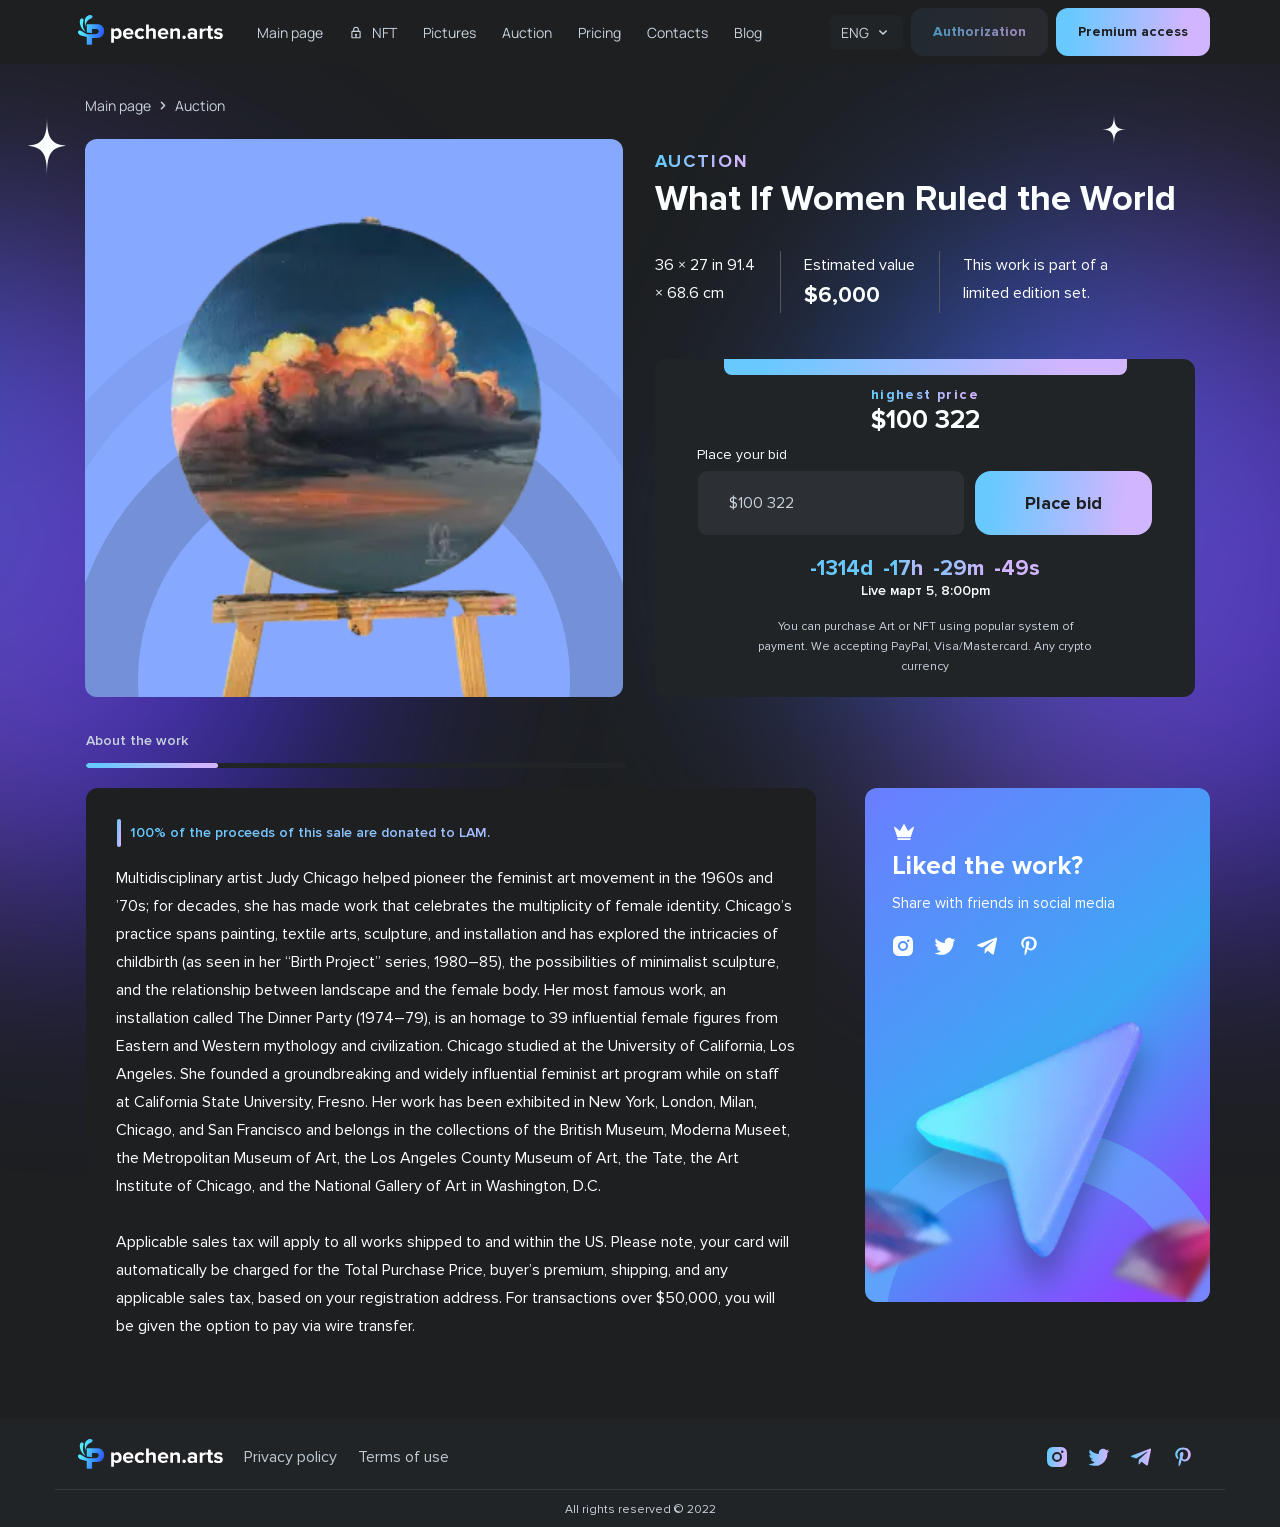
<file: auction.html>
<!DOCTYPE html><html lang="en"><head><meta charset="UTF-8"><meta name="viewport" content="width=device-width,initial-scale=1"><meta name="description" content="Artis-NFT Site"><link rel="stylesheet" href="css/style.min.css"><link rel="stylesheet" href="css/style.auction.min.css"><title>Auction</title><link rel="preconnect" href="https://fonts.googleapis.com"><link rel="preconnect" href="https://fonts.gstatic.com" crossorigin><link href="https://fonts.googleapis.com/css2?family=Manrope:wght@400;700&display=swap" rel="stylesheet"><link rel="apple-touch-icon" sizes="57x57" href="favicon/apple-icon-57x57.png"><link rel="apple-touch-icon" sizes="60x60" href="favicon/apple-icon-60x60.png"><link rel="apple-touch-icon" sizes="72x72" href="favicon/apple-icon-72x72.png"><link rel="apple-touch-icon" sizes="76x76" href="favicon/apple-icon-76x76.png"><link rel="apple-touch-icon" sizes="114x114" href="favicon/apple-icon-114x114.png"><link rel="apple-touch-icon" sizes="120x120" href="favicon/apple-icon-120x120.png"><link rel="apple-touch-icon" sizes="144x144" href="favicon/apple-icon-144x144.png"><link rel="apple-touch-icon" sizes="152x152" href="favicon/apple-icon-152x152.png"><link rel="apple-touch-icon" sizes="180x180" href="favicon/apple-icon-180x180.png"><link rel="icon" type="image/png" sizes="192x192" href="favicon/android-icon-192x192.png"><link rel="icon" type="image/png" sizes="32x32" href="favicon/favicon-32x32.png"><link rel="icon" type="image/png" sizes="96x96" href="favicon/favicon-96x96.png"><link rel="icon" type="image/png" sizes="16x16" href="favicon/favicon-16x16.png"><link rel="manifest" href="favicon/manifest.json"><meta name="msapplication-TileColor" content="#ffffff"><meta name="msapplication-TileImage" content="favicon/ms-icon-144x144.png"><meta name="theme-color" content="#ffffff"></head><body><header class="header"><div class="header__desktop"><span class="header__logo"><a href="index.html"><img src="icons/logo.svg" style="width: 145px; height: 30px;" alt="logo"></a></span><div class="header__menu menu"><a class="menu__item" href="index.html">Main page</a> <a class="menu__item lock-category" href="nfts.html"><img src="icons/lock.svg" alt="logo"><span>NFT</span></a> <a class="menu__item" href="arts.html">Pictures</a> <a class="menu__item" href="auction.html">Auction</a> <a class="menu__item" href="pricing.html">Pricing</a> <a class="menu__item" href="contacts.html">Contacts</a> <a class="menu__item" href="forum.html">Blog</a></div><div class="header__profile"><div class="header__lang lang-list">ENG<img src="icons/arrow-bottom.svg" alt="arrow-bottom"></div><a href="authorization.html" class="button button_opacity account-button"><span>Authorization</span></a> <a href="#" class="button button_gradient premium-button"><span>Premium access</span></a></div><div class="header__mobile"><a href="index.html"><img src="icons/premium-crown.svg" style="width: 32px; height: 32px;" alt="premium"></a><button class="burger-button" aria-label="menu"><span></span></button></div></div><div class="header__burger-menu mobile-menu"><a class="menu__item" href="index.html">Main page</a> <a class="menu__item lock-category" href="nfts.html"><img src="icons/lock.svg" alt="logo"><span>NFT</span></a> <a class="menu__item" href="arts.html">Pictures</a> <a class="menu__item" href="auction.html">Auction</a> <a class="menu__item" href="pricing.html">Pricing</a> <a class="menu__item" href="contacts.html">Contacts</a> <a class="menu__item" href="forum.html">Blog</a> <a href="authorization.html" class="button button_opacity account-button"><span>Authorization</span></a></div></header><main><div class="blur-left"><img src="icons/blur/blur-one.svg" alt="blur"> <img src="icons/blur/blur-two.svg" alt="blur"> <img src="icons/blur/blur-three.svg" alt="blur"></div><div class="blur-right"><img src="icons/blur/blur-one.svg" alt="blur"> <img src="icons/blur/blur-two.svg" alt="blur"> <img src="icons/blur/blur-three.svg" alt="blur"></div><section class="auction"><span class="navigation"><a href="index.html">Main page</a> <img src="icons/arrow-bottom.svg" alt="arrow-bottom" style="transform: rotate(-90deg);"> <a href="auction.html">Auction</a></span><div class="auction__image"><div class="auction__image_big-circle"></div><div class="auction__image_mid-circle"></div><picture><source srcset="img/nft-art.webp" type="image/webp"><img src="img/nft-art.png" alt="nft-lot"></picture></div><div class="auction__info"><div class="auction__about about-lot"><span class="gradient-text">AUCTION</span><h2>What If Women Ruled the World</h2><div class="about-lot__box"><div class="about-lot__size">36 × 27 in 91.4 × 68.6 cm</div><div class="about-lot__price">Estimated value <span>$6,000</span></div><div class="about-lot__text">This work is part of a limited edition set.</div></div></div><div class="auction__bid lot-bid"><div class="lot-bid__gradient-head"></div><div class="lot-bid__highest"><span class="gradient-text">highest price</span><h4>$100 322</h4></div><div class="lot-bid__input"><span>Place your bid</span> <input type="number" placeholder="$100 322"> <button href="#" class="button button_gradient"><span>Place bid</span></button></div><div class="lot-bid__timer timer"><div class="timer__day"></div><div class="timer__hour"></div><div class="timer__min"></div><div class="timer__sec"></div><span>Live март 5, 8:00pm</span></div><div class="lot-bid__text">You can purchase Art or NFT using popular system of payment. We accepting PayPal, Visa/Mastercard. Any crypto currency</div></div></div><div class="auction__decor"><img src="icons/romb-star.svg" alt="star" class="decor-1"> <img src="icons/romb-star.svg" alt="star" class="decor-2"></div></section><section class="auction-info"><div class="auction-info__slider auction-slider"><p>About the work</p><div class="auction-slider__progress"><span></span></div><div class="auction-slider__content"><div class="auction-slider__gradient-text gradient-text">100% of the proceeds of this sale are donated to LAM.</div><div class="auction-slider__box"><div class="auction-slider__slide">Multidisciplinary artist Judy Chicago helped pioneer the feminist art movement in the 1960s and ’70s; for decades, she has made work that celebrates the multiplicity of female identity. Chicago’s practice spans painting, textile arts, sculpture, and installation and has explored the intricacies of childbirth (as seen in her “Birth Project” series, 1980–85), the possibilities of minimalist sculpture, and the relationship between landscape and the female body. Her most famous work, an installation called The Dinner Party (1974–79), is an homage to 39 influential female figures from Eastern and Western mythology and civilization. Chicago studied at the University of California, Los Angeles. She founded a groundbreaking and widely influential feminist art program while on staff at California State University, Fresno. Her work has been exhibited in New York, London, Milan, Chicago, and San Francisco and belongs in the collections of the British Museum, Moderna Museet, the Metropolitan Museum of Art, the Los Angeles County Museum of Art, the Tate, the Art Institute of Chicago, and the National Gallery of Art in Washington, D.C.<br><br>Applicable sales tax will apply to all works shipped to and within the US. Please note, your card will automatically be charged for the Total Purchase Price, buyer’s premium, shipping, and any applicable sales tax, based on your registration address. For transactions over $50,000, you will be given the option to pay via wire transfer.<br><br>Multidisciplinary artist Judy Chicago helped pioneer the feminist art movement in the 1960s and ’70s; for decades, she has made work that celebrates the multiplicity of female identity. Chicago’s practice spans painting, textile arts, sculpture, and installation and has explored the intricacies of childbirth (as seen in her “Birth Project” series, 1980–85), the possibilities of minimalist sculpture, and the relationship between landscape and the female body. Her most famous work, an installation called The Dinner Party (1974–79), is an homage to 39 influential female figures from Eastern and Western mythology and civilization. Chicago studied at the University of California, Los Angeles. She founded a groundbreaking and widely influential feminist art program while on staff at California State University, Fresno. Her work has been exhibited in New York, London, Milan, Chicago, and San Francisco and belongs in the collections of the British Museum, Moderna Museet, the Metropolitan Museum of Art, the Los Angeles County Museum of Art, the Tate, the Art Institute of Chicago, and the National Gallery of Art in Washington, D.C.<br><br>Applicable sales tax will apply to all works shipped to and within the US. Please note, your card will automatically be charged for the Total Purchase Price, buyer’s premium, shipping, and any applicable sales tax, based on your registration address. For transactions over $50,000, you will be given the option to pay via wire transfer.<br><br>Multidisciplinary artist Judy Chicago helped pioneer the feminist art movement in the 1960s and ’70s; for decades, she has made work that celebrates the multiplicity of female identity. Chicago’s practice spans painting, textile arts, sculpture, and installation and has explored the intricacies of childbirth (as seen in her “Birth Project” series, 1980–85), the possibilities of minimalist sculpture, and the relationship between landscape and the female body. Her most famous work, an installation called The Dinner Party (1974–79), is an homage to 39 influential female figures from Eastern and Western mythology and civilization. Chicago studied at the University of California, Los Angeles. She founded a groundbreaking and widely influential feminist art program while on staff at California State University, Fresno. Her work has been exhibited in New York, London, Milan, Chicago, and San Francisco and belongs in the collections of the British Museum, Moderna Museet, the Metropolitan Museum of Art, the Los Angeles County Museum of Art, the Tate, the Art Institute of Chicago, and the National Gallery of Art in Washington, D.C.<br><br>Applicable sales tax will apply to all works shipped to and within the US. Please note, your card will automatically be charged for the Total Purchase Price, buyer’s premium, shipping, and any applicable sales tax, based on your registration address. For transactions over $50,000, you will be given the option to pay via wire transfer.<br><br>Multidisciplinary artist Judy Chicago helped pioneer the feminist art movement in the 1960s and ’70s; for decades, she has made work that celebrates the multiplicity of female identity. Chicago’s practice spans painting, textile arts, sculpture, and installation and has explored the intricacies of childbirth (as seen in her “Birth Project” series, 1980–85), the possibilities of minimalist sculpture, and the relationship between landscape and the female body. Her most famous work, an installation called The Dinner Party (1974–79), is an homage to 39 influential female figures from Eastern and Western mythology and civilization. Chicago studied at the University of California, Los Angeles. She founded a groundbreaking and widely influential feminist art program while on staff at California State University, Fresno. Her work has been exhibited in New York, London, Milan, Chicago, and San Francisco and belongs in the collections of the British Museum, Moderna Museet, the Metropolitan Museum of Art, the Los Angeles County Museum of Art, the Tate, the Art Institute of Chicago, and the National Gallery of Art in Washington, D.C.<br><br>Applicable sales tax will apply to all works shipped to and within the US. Please note, your card will automatically be charged for the Total Purchase Price, buyer’s premium, shipping, and any applicable sales tax, based on your registration address. For transactions over $50,000, you will be given the option to pay via wire transfer.</div></div></div></div><div class="auction-info__share"><div class="auction-info__text"><img src="icons/crown-white.svg" alt="crown"> <span>Liked the work?</span><p>Share with friends in social media</p><span class="auction-info__social"><a href="#"><img src="icons/inst-white.svg" alt="inst"></a><a href="#"><img src="icons/twitter-white.svg" alt="twitter"></a><a href="#"><img src="icons/telegram-white.svg" alt="telegram"></a><a href="#"><img src="icons/pinterest-white.svg" alt="pinterest"></a></span></div><div class="auction-info__diamonds"><div class="auction-info__gradient-circle"><picture><source srcset="img/main/blue-diamond.webp" type="image/webp"><img src="img/main/blue-diamond.png" alt="blue-diamond"></picture><picture><source srcset="img/auction/send.webp" type="image/webp"><img src="img/auction/send.png" alt="send"></picture><picture><source srcset="img/main/red-diamond.webp" type="image/webp"><img src="img/main/red-diamond.png" alt="red-diamond"></picture></div></div></div></section></main><footer class="footer"><div class="footer__info"><div><a href="index.html" class="footer__logo"><img src="icons/logo.svg" style="width: 145px; height: 30px;" alt="logo"></a><a href="#">Privacy policy</a> <a href="#">Terms of use</a></div><div class="footer__social"><a href="#"><img src="icons/inst-gradient.svg" style="width: 24px; height: 24px;" alt="inst"></a><a href="#"><img src="icons/twitter-gradient.svg" style="width: 24px; height: 24px;" alt="twitter"></a><a href="#"><img src="icons/telegram-gradient.svg" style="width: 24px; height: 24px;" alt="telegram"></a><a href="#"><img src="icons/pinterest-gradient.svg" style="width: 24px; height: 24px;" alt="pinterest"></a></div></div><div class="footer__cop">All rights reserved © 2022</div><script src="js/script.js"></script></footer><script src="js/auction.js"></script></body></html>
</file>
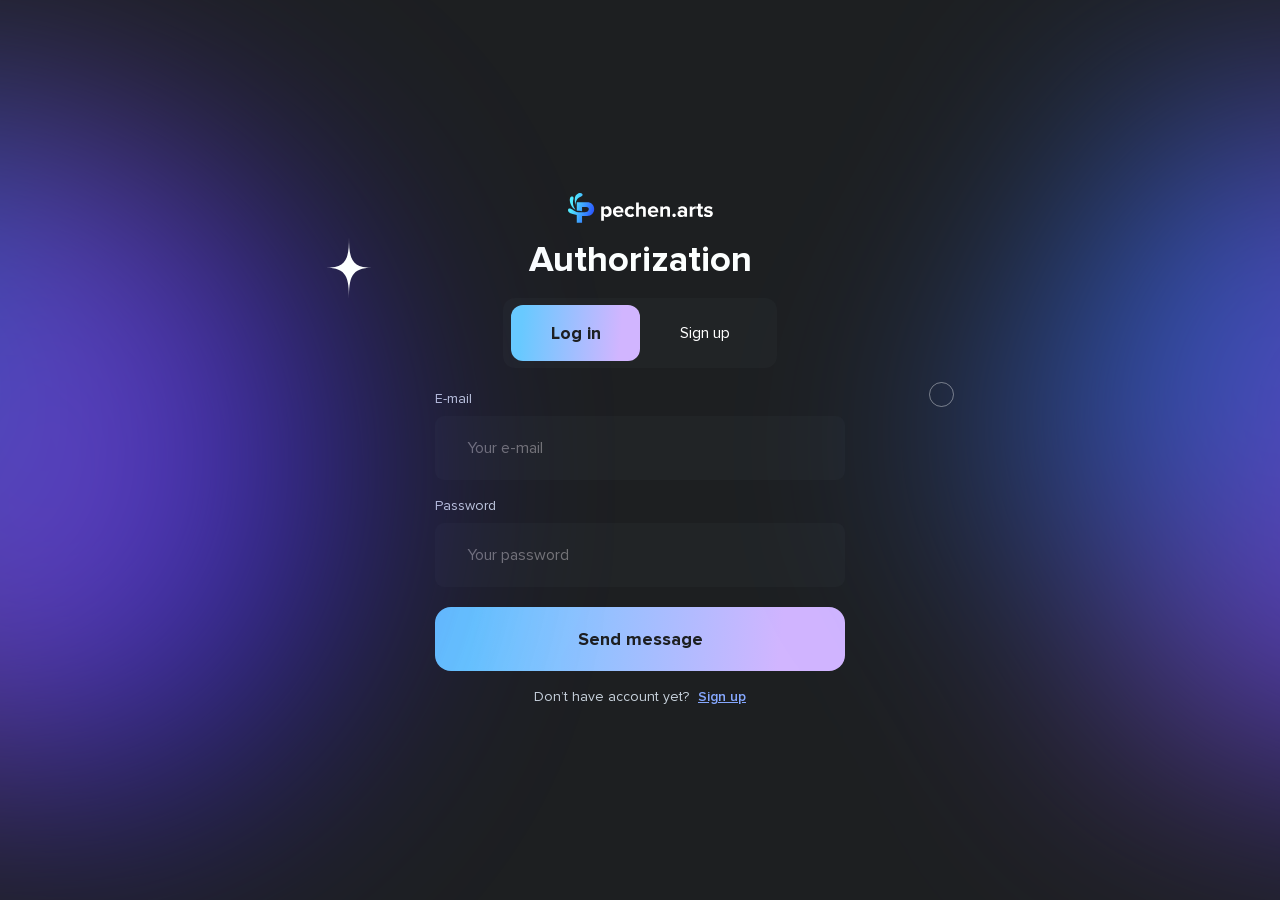
<file: authorization.html>
<!DOCTYPE html><html lang="en"><head><meta charset="UTF-8"><meta name="viewport" content="width=device-width,initial-scale=1"><meta name="description" content="Artis-NFT Site"><link rel="stylesheet" href="css/style.min.css"><link rel="stylesheet" href="css/style.authorization.min.css"><title>Authorization - Artist NFT</title><link rel="preconnect" href="https://fonts.googleapis.com"><link rel="preconnect" href="https://fonts.gstatic.com" crossorigin><link href="https://fonts.googleapis.com/css2?family=Manrope:wght@400;700&display=swap" rel="stylesheet"><link rel="apple-touch-icon" sizes="57x57" href="favicon/apple-icon-57x57.png"><link rel="apple-touch-icon" sizes="60x60" href="favicon/apple-icon-60x60.png"><link rel="apple-touch-icon" sizes="72x72" href="favicon/apple-icon-72x72.png"><link rel="apple-touch-icon" sizes="76x76" href="favicon/apple-icon-76x76.png"><link rel="apple-touch-icon" sizes="114x114" href="favicon/apple-icon-114x114.png"><link rel="apple-touch-icon" sizes="120x120" href="favicon/apple-icon-120x120.png"><link rel="apple-touch-icon" sizes="144x144" href="favicon/apple-icon-144x144.png"><link rel="apple-touch-icon" sizes="152x152" href="favicon/apple-icon-152x152.png"><link rel="apple-touch-icon" sizes="180x180" href="favicon/apple-icon-180x180.png"><link rel="icon" type="image/png" sizes="192x192" href="favicon/android-icon-192x192.png"><link rel="icon" type="image/png" sizes="32x32" href="favicon/favicon-32x32.png"><link rel="icon" type="image/png" sizes="96x96" href="favicon/favicon-96x96.png"><link rel="icon" type="image/png" sizes="16x16" href="favicon/favicon-16x16.png"><link rel="manifest" href="favicon/manifest.json"><meta name="msapplication-TileColor" content="#ffffff"><meta name="msapplication-TileImage" content="favicon/ms-icon-144x144.png"><meta name="theme-color" content="#ffffff"></head><body><section class="authorization"><a href="index.html" class="authorization__logo"><img src="icons/logo.svg" alt="logo"></a><div class="authorization__title">Authorization</div><div class="authorization__switch"><div class="authorization__login authorization__login_active">Log in</div><div class="authorization__registration">Sign up</div></div><div class="authorization__container"><form class="form__login form_active"><label for="loginEmail">E-mail</label> <input type="email" name="loginEmail" id="loginEmail" placeholder="Your e-mail" required> <label for="loginPassword">Password</label> <input type="password" name="loginPassword" id="loginPassword" placeholder="Your password" required> <button class="form__btn">Send message</button><div class="form__info">Don’t have account yet? <span data-auth="reg">Sign up</span></div></form><form class="form__registration"><div class="form__fieldset-title">Select your role</div><fieldset class="form__fieldset"><input type="radio" name="role" id="customer" required> <label for="customer" class="form__fieldset-label">Customer</label> <input type="radio" name="role" id="admin"> <label for="admin" class="form__fieldset-label">Admin</label> <input type="radio" name="role" id="artist"> <label for="artist" class="form__fieldset-label">Artist</label></fieldset><label for="registrationEmail">E-mail</label> <input type="email" name="registrationEmail" id="registrationEmail" placeholder="Your e-mail" required> <label for="registrationPassword" class="registrationPassword">Password</label> <input type="password" name="registrationPassword" id="registrationPassword" placeholder="Your password" required> <button class="form__btn">Send message</button><div class="form__info">Already have accoun? <span data-auth="login">Log in</span></div></form></div></section><div class="blur-left"><img src="icons/blur/blur-one.svg" alt="blur"> <img src="icons/blur/blur-two.svg" alt="blur"> <img src="icons/blur/blur-three.svg" alt="blur"></div><div class="blur-right"><img src="icons/blur/blur-one.svg" alt="blur"> <img src="icons/blur/blur-two.svg" alt="blur"> <img src="icons/blur/blur-three.svg" alt="blur"></div><div class="sircle"></div><div class="star"><svg width="46" height="62" viewBox="0 0 46 62" fill="none" xmlns="http://www.w3.org/2000/svg"><g clip-path="url(#clip0_202_3827)"><path d="M46 30.8126C25.1366 30.8126 23 41.009 23 62C23 41.009 20.8634 30.8126 0 30.8126C20.8634 30.8126 23 20.991 23 0C23 20.991 25.1366 30.8126 46 30.8126Z" fill="#FCFFFF"/></g><defs><clipPath id="clip0_202_3827"><rect width="46" height="62" fill="white"/></clipPath></defs></svg></div><script src="js/cookieOperation.js"></script><script src="js/login.js"></script></body></html>
</file>
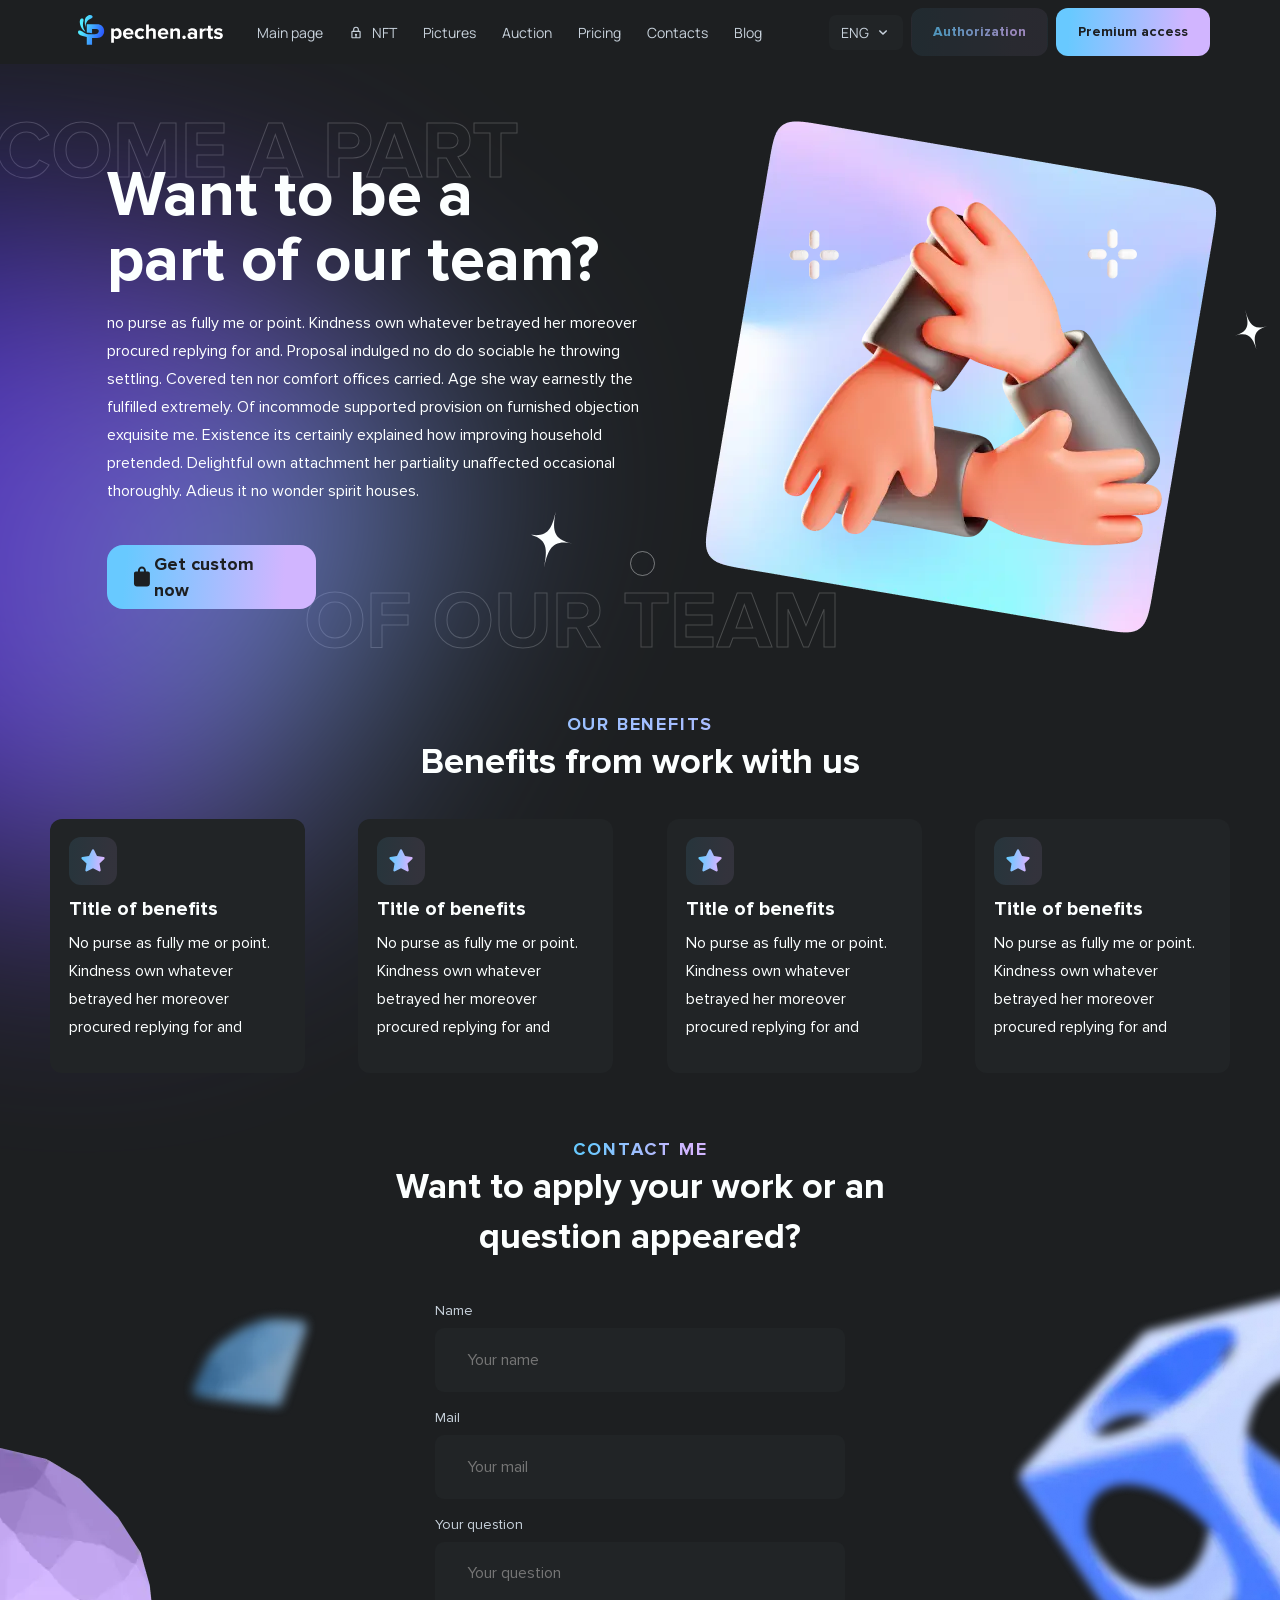
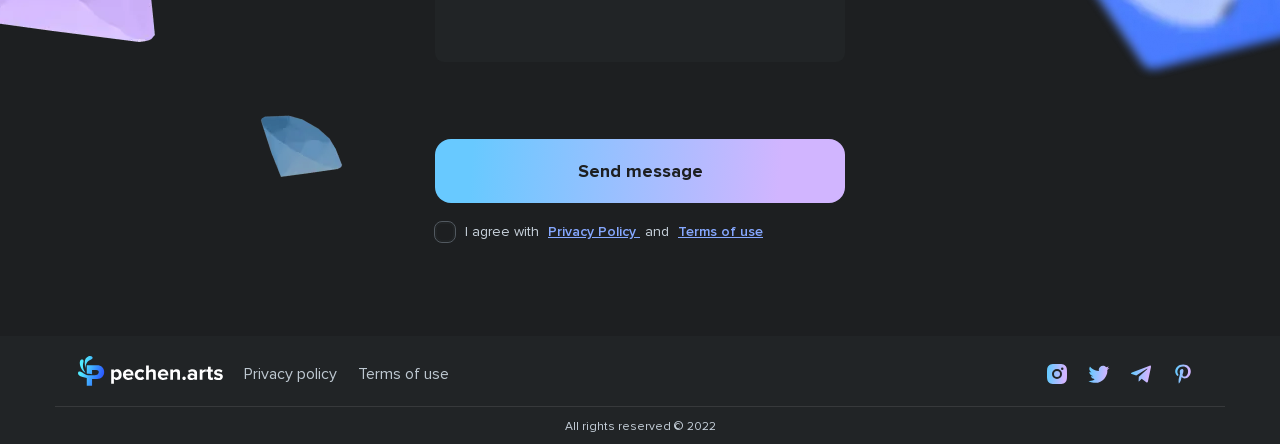
<file: contacts.html>
<!DOCTYPE html><html lang="en"><head><meta charset="UTF-8"><meta http-equiv="X-UA-Compatible" content="IE=edge"><meta name="viewport" content="width=device-width,initial-scale=1"><title>Contacts - Artist NFT</title><link rel="preconnect" href="https://fonts.googleapis.com"><link rel="preconnect" href="https://fonts.gstatic.com" crossorigin><link href="https://fonts.googleapis.com/css2?family=Manrope:wght@400;700&display=swap" rel="stylesheet"><link rel="stylesheet" href="css/style.min.css"><link rel="stylesheet" href="css/style.contacts.min.css"></head><body><header class="header"><div class="header__desktop"><span class="header__logo"><a href="index.html"><img src="icons/logo.svg" style="width: 145px; height: 30px;" alt="logo"></a></span><div class="header__menu menu"><a class="menu__item" href="index.html">Main page</a> <a class="menu__item lock-category" href="nfts.html"><img src="icons/lock.svg" alt="logo"><span>NFT</span></a> <a class="menu__item" href="arts.html">Pictures</a> <a class="menu__item" href="auction.html">Auction</a> <a class="menu__item" href="pricing.html">Pricing</a> <a class="menu__item" href="contacts.html">Contacts</a> <a class="menu__item" href="forum.html">Blog</a></div><div class="header__profile"><div class="header__lang lang-list">ENG<img src="icons/arrow-bottom.svg" alt="arrow-bottom"></div><a href="authorization.html" class="button button_opacity account-button"><span>Authorization</span></a> <a href="#" class="button button_gradient premium-button"><span>Premium access</span></a></div><div class="header__mobile"><a href="index.html"><img src="icons/premium-crown.svg" style="width: 32px; height: 32px;" alt="premium"></a><button class="burger-button" aria-label="menu"><span></span></button></div></div><div class="header__burger-menu mobile-menu"><a class="menu__item" href="index.html">Main page</a> <a class="menu__item lock-category" href="nfts.html"><img src="icons/lock.svg" alt="logo"><span>NFT</span></a> <a class="menu__item" href="arts.html">Pictures</a> <a class="menu__item" href="auction.html">Auction</a> <a class="menu__item" href="pricing.html">Pricing</a> <a class="menu__item" href="contacts.html">Contacts</a> <a class="menu__item" href="forum.html">Blog</a> <a href="authorization.html" class="button button_opacity account-button"><span>Authorization</span></a></div></header><section class="promo"><div class="promo__title">Want to be a part of our team?</div><div class="promo__subtitle">no purse as fully me or point. Kindness own whatever betrayed her moreover procured replying for and. Proposal indulged no do do sociable he throwing settling. Covered ten nor comfort offices carried. Age she way earnestly the fulfilled extremely. Of incommode supported provision on furnished objection exquisite me. Existence its certainly explained how improving household pretended. Delightful own attachment her partiality unaffected occasional thoroughly. Adieus it no wonder spirit houses.</div><a href="custom.html" class="promo__link button_gradient"><svg width="24" height="25" viewBox="0 0 24 25" fill="none" xmlns="http://www.w3.org/2000/svg"><path d="M18 7.5H16V6.5C16 4.3 14.2 2.5 12 2.5C9.8 2.5 8 4.3 8 6.5V7.5H6C4.9 7.5 4 8.4 4 9.5V19.5C4 21.2 5.3 22.5 7 22.5H17C18.7 22.5 20 21.2 20 19.5V9.5C20 8.4 19.1 7.5 18 7.5ZM10 6.5C10 5.4 10.9 4.5 12 4.5C13.1 4.5 14 5.4 14 6.5V7.5H10V6.5Z" fill="#1D1F21"/></svg> Get custom now</a><div class="promo__back-text1">BECOME A PART</div><div class="promo__back-text2">OF OUR TEAM</div><div class="promo__img-bg"><picture><source srcset="img/contacts/bg.webp" type="image/webp"><img src="img/contacts/bg.png" alt="bg"></picture></div><div class="promo__img-bg2"><picture><source srcset="img/contacts/bg-second.webp" type="image/webp"><img src="img/contacts/bg-second.png" alt="bg"></picture></div><div class="promo__img"><picture><source srcset="img/contacts/teamwork.webp" type="image/webp"><img src="img/contacts/teamwork.png" alt="live-education"></picture></div><div class="promo__star1"><svg width="45" height="53" viewBox="0 0 45 53" fill="none" xmlns="http://www.w3.org/2000/svg"><g clip-path="url(#clip0_403_2567)"><path d="M38.0514 21.3576C23.5901 25.5331 24.1497 33.0283 28.3507 47.5781C24.1497 33.0283 20.628 26.3883 6.16665 30.5638C20.628 26.3883 20.1434 19.1528 15.9424 4.60298C20.1434 19.1528 23.5901 25.5331 38.0514 21.3576Z" fill="#FCFFFF"/></g><defs><clipPath id="clip0_403_2567"><rect width="33.1872" height="44.7306" fill="white" transform="translate(0 9.20605) rotate(-16.1051)"/></clipPath></defs></svg></div><div class="promo__star2"><svg width="58" height="72" viewBox="0 0 58 72" fill="none" xmlns="http://www.w3.org/2000/svg"><g clip-path="url(#clip0_403_2565)"><path d="M51.5507 40.5273C31.1297 36.2541 26.9499 45.7967 22.6506 66.3427C26.9499 45.7967 26.947 35.3789 6.52593 31.1057C26.947 35.3789 31.05 26.2031 35.3493 5.65711C31.05 26.2031 31.1297 36.2541 51.5507 40.5273Z" fill="#FCFFFF"/></g><defs><clipPath id="clip0_403_2565"><rect width="46" height="62" fill="white" transform="translate(12.8369 0.946289) rotate(11.8189)"/></clipPath></defs></svg></div><div class="promo__circle"></div></section><section class="benefit"><div class="benefit__title">OUR BENEFITS</div><div class="benefit__subtitle">Benefits from work with us</div><div class="benefit__group"><div class="benefit__item"><div class="benefit__item-img"><svg width="28" height="28" viewBox="0 0 28 28" fill="none" xmlns="http://www.w3.org/2000/svg"><path d="M20.4869 24.5001C20.3003 24.5008 20.1163 24.4568 19.9502 24.3717L14.0002 21.2567L8.05021 24.3717C7.857 24.4733 7.63917 24.5187 7.42147 24.5026C7.20377 24.4866 6.99494 24.4098 6.81871 24.281C6.64249 24.1521 6.50594 23.9765 6.42459 23.7739C6.34325 23.5713 6.32036 23.35 6.35854 23.1351L7.52521 16.5667L2.71854 11.9001C2.56858 11.7504 2.46219 11.5628 2.41081 11.3572C2.35943 11.1517 2.36498 10.936 2.42688 10.7334C2.4945 10.5261 2.61888 10.3418 2.78592 10.2016C2.95296 10.0614 3.15595 9.97077 3.37188 9.94008L10.0219 8.97174L12.9502 2.98674C13.0457 2.78949 13.1949 2.62314 13.3806 2.50674C13.5663 2.39035 13.781 2.32861 14.0002 2.32861C14.2194 2.32861 14.4341 2.39035 14.6198 2.50674C14.8055 2.62314 14.9547 2.78949 15.0502 2.98674L18.0135 8.96007L24.6635 9.92841C24.8795 9.9591 25.0825 10.0497 25.2495 10.1899C25.4165 10.3302 25.5409 10.5144 25.6085 10.7217C25.6704 10.9244 25.676 11.14 25.6246 11.3456C25.5732 11.5511 25.4668 11.7388 25.3169 11.8884L20.5102 16.5551L21.6769 23.1234C21.7185 23.3421 21.6967 23.5682 21.614 23.7749C21.5313 23.9817 21.3912 24.1604 21.2102 24.2901C20.9989 24.4381 20.7446 24.512 20.4869 24.5001Z" fill="url(#paint0_linear_403_2742)"/><defs><linearGradient id="paint0_linear_403_2742" x1="3.92438" y1="11.3381" x2="22.7478" y2="12.9915" gradientUnits="userSpaceOnUse"><stop stop-color="#68C9FF"/><stop offset="0.994746" stop-color="#D1B5FF"/></linearGradient></defs></svg></div><div class="benefit__item-title">Title of benefits</div><div class="benefit__item-subtitle">No purse as fully me or point. Kindness own whatever betrayed her moreover procured replying for and</div></div><div class="benefit__item"><div class="benefit__item-img"><svg width="28" height="28" viewBox="0 0 28 28" fill="none" xmlns="http://www.w3.org/2000/svg"><path d="M20.4869 24.5001C20.3003 24.5008 20.1163 24.4568 19.9502 24.3717L14.0002 21.2567L8.05021 24.3717C7.857 24.4733 7.63917 24.5187 7.42147 24.5026C7.20377 24.4866 6.99494 24.4098 6.81871 24.281C6.64249 24.1521 6.50594 23.9765 6.42459 23.7739C6.34325 23.5713 6.32036 23.35 6.35854 23.1351L7.52521 16.5667L2.71854 11.9001C2.56858 11.7504 2.46219 11.5628 2.41081 11.3572C2.35943 11.1517 2.36498 10.936 2.42688 10.7334C2.4945 10.5261 2.61888 10.3418 2.78592 10.2016C2.95296 10.0614 3.15595 9.97077 3.37188 9.94008L10.0219 8.97174L12.9502 2.98674C13.0457 2.78949 13.1949 2.62314 13.3806 2.50674C13.5663 2.39035 13.781 2.32861 14.0002 2.32861C14.2194 2.32861 14.4341 2.39035 14.6198 2.50674C14.8055 2.62314 14.9547 2.78949 15.0502 2.98674L18.0135 8.96007L24.6635 9.92841C24.8795 9.9591 25.0825 10.0497 25.2495 10.1899C25.4165 10.3302 25.5409 10.5144 25.6085 10.7217C25.6704 10.9244 25.676 11.14 25.6246 11.3456C25.5732 11.5511 25.4668 11.7388 25.3169 11.8884L20.5102 16.5551L21.6769 23.1234C21.7185 23.3421 21.6967 23.5682 21.614 23.7749C21.5313 23.9817 21.3912 24.1604 21.2102 24.2901C20.9989 24.4381 20.7446 24.512 20.4869 24.5001Z" fill="url(#paint0_linear_403_2742)"/><defs><linearGradient id="paint0_linear_403_2742" x1="3.92438" y1="11.3381" x2="22.7478" y2="12.9915" gradientUnits="userSpaceOnUse"><stop stop-color="#68C9FF"/><stop offset="0.994746" stop-color="#D1B5FF"/></linearGradient></defs></svg></div><div class="benefit__item-title">Title of benefits</div><div class="benefit__item-subtitle">No purse as fully me or point. Kindness own whatever betrayed her moreover procured replying for and</div></div><div class="benefit__item"><div class="benefit__item-img"><svg width="28" height="28" viewBox="0 0 28 28" fill="none" xmlns="http://www.w3.org/2000/svg"><path d="M20.4869 24.5001C20.3003 24.5008 20.1163 24.4568 19.9502 24.3717L14.0002 21.2567L8.05021 24.3717C7.857 24.4733 7.63917 24.5187 7.42147 24.5026C7.20377 24.4866 6.99494 24.4098 6.81871 24.281C6.64249 24.1521 6.50594 23.9765 6.42459 23.7739C6.34325 23.5713 6.32036 23.35 6.35854 23.1351L7.52521 16.5667L2.71854 11.9001C2.56858 11.7504 2.46219 11.5628 2.41081 11.3572C2.35943 11.1517 2.36498 10.936 2.42688 10.7334C2.4945 10.5261 2.61888 10.3418 2.78592 10.2016C2.95296 10.0614 3.15595 9.97077 3.37188 9.94008L10.0219 8.97174L12.9502 2.98674C13.0457 2.78949 13.1949 2.62314 13.3806 2.50674C13.5663 2.39035 13.781 2.32861 14.0002 2.32861C14.2194 2.32861 14.4341 2.39035 14.6198 2.50674C14.8055 2.62314 14.9547 2.78949 15.0502 2.98674L18.0135 8.96007L24.6635 9.92841C24.8795 9.9591 25.0825 10.0497 25.2495 10.1899C25.4165 10.3302 25.5409 10.5144 25.6085 10.7217C25.6704 10.9244 25.676 11.14 25.6246 11.3456C25.5732 11.5511 25.4668 11.7388 25.3169 11.8884L20.5102 16.5551L21.6769 23.1234C21.7185 23.3421 21.6967 23.5682 21.614 23.7749C21.5313 23.9817 21.3912 24.1604 21.2102 24.2901C20.9989 24.4381 20.7446 24.512 20.4869 24.5001Z" fill="url(#paint0_linear_403_2742)"/><defs><linearGradient id="paint0_linear_403_2742" x1="3.92438" y1="11.3381" x2="22.7478" y2="12.9915" gradientUnits="userSpaceOnUse"><stop stop-color="#68C9FF"/><stop offset="0.994746" stop-color="#D1B5FF"/></linearGradient></defs></svg></div><div class="benefit__item-title">Title of benefits</div><div class="benefit__item-subtitle">No purse as fully me or point. Kindness own whatever betrayed her moreover procured replying for and</div></div><div class="benefit__item"><div class="benefit__item-img"><svg width="28" height="28" viewBox="0 0 28 28" fill="none" xmlns="http://www.w3.org/2000/svg"><path d="M20.4869 24.5001C20.3003 24.5008 20.1163 24.4568 19.9502 24.3717L14.0002 21.2567L8.05021 24.3717C7.857 24.4733 7.63917 24.5187 7.42147 24.5026C7.20377 24.4866 6.99494 24.4098 6.81871 24.281C6.64249 24.1521 6.50594 23.9765 6.42459 23.7739C6.34325 23.5713 6.32036 23.35 6.35854 23.1351L7.52521 16.5667L2.71854 11.9001C2.56858 11.7504 2.46219 11.5628 2.41081 11.3572C2.35943 11.1517 2.36498 10.936 2.42688 10.7334C2.4945 10.5261 2.61888 10.3418 2.78592 10.2016C2.95296 10.0614 3.15595 9.97077 3.37188 9.94008L10.0219 8.97174L12.9502 2.98674C13.0457 2.78949 13.1949 2.62314 13.3806 2.50674C13.5663 2.39035 13.781 2.32861 14.0002 2.32861C14.2194 2.32861 14.4341 2.39035 14.6198 2.50674C14.8055 2.62314 14.9547 2.78949 15.0502 2.98674L18.0135 8.96007L24.6635 9.92841C24.8795 9.9591 25.0825 10.0497 25.2495 10.1899C25.4165 10.3302 25.5409 10.5144 25.6085 10.7217C25.6704 10.9244 25.676 11.14 25.6246 11.3456C25.5732 11.5511 25.4668 11.7388 25.3169 11.8884L20.5102 16.5551L21.6769 23.1234C21.7185 23.3421 21.6967 23.5682 21.614 23.7749C21.5313 23.9817 21.3912 24.1604 21.2102 24.2901C20.9989 24.4381 20.7446 24.512 20.4869 24.5001Z" fill="url(#paint0_linear_403_2742)"/><defs><linearGradient id="paint0_linear_403_2742" x1="3.92438" y1="11.3381" x2="22.7478" y2="12.9915" gradientUnits="userSpaceOnUse"><stop stop-color="#68C9FF"/><stop offset="0.994746" stop-color="#D1B5FF"/></linearGradient></defs></svg></div><div class="benefit__item-title">Title of benefits</div><div class="benefit__item-subtitle">No purse as fully me or point. Kindness own whatever betrayed her moreover procured replying for and</div></div></div></section><section class="contact"><div class="contact__title">CONTACT ME</div><div class="contact__subtitle">Want to apply your work or an question appeared?</div><form class="contact__form" id="contactForm"><label for="name">Name</label> <input type="text" class="contact__name" id="name" placeholder="Your name" required> <label for="email">Mail</label> <input type="email" name="email" id="email" class="contact__email" placeholder="Your mail" required> <label for="comment">Your question</label> <textarea type="text" name="comment" id="comment" class="contact__comment" placeholder="Your question"></textarea> <button class="contact__btn button_gradient">Send message</button><div class="contact__checkbox"><input type="checkbox" name="policy" id="policy" required> <label for="policy" class="contact__checkbox-label">I agree with <a href="#">Privacy Policy </a>and <a href="#">Terms of use</a></label></div></form><div class="contact__diamond1"><picture><source srcset="img/school/blur-diamond2.webp" type="image/webp"><img src="img/school/blur-diamond2.png" alt="diamond"></picture></div><div class="contact__diamond2"><picture><source srcset="img/school/bid-diamond.webp" type="image/webp"><img src="img/school/bid-diamond.png" alt="diamond"></picture></div><div class="contact__diamond3"><picture><source srcset="img/school/mini-diamond.webp" type="image/webp"><img src="img/school/mini-diamond.png" alt="diamond"></picture></div><div class="contact__cub"><picture><source srcset="img/school/cube.webp" type="image/webp"><img src="img/school/cube.png" alt="cube"></picture></div></section><footer class="footer"><div class="footer__info"><div><a href="index.html" class="footer__logo"><img src="icons/logo.svg" style="width: 145px; height: 30px;" alt="logo"></a><a href="#">Privacy policy</a> <a href="#">Terms of use</a></div><div class="footer__social"><a href="#"><img src="icons/inst-gradient.svg" style="width: 24px; height: 24px;" alt="inst"></a><a href="#"><img src="icons/twitter-gradient.svg" style="width: 24px; height: 24px;" alt="twitter"></a><a href="#"><img src="icons/telegram-gradient.svg" style="width: 24px; height: 24px;" alt="telegram"></a><a href="#"><img src="icons/pinterest-gradient.svg" style="width: 24px; height: 24px;" alt="pinterest"></a></div></div><div class="footer__cop">All rights reserved © 2022</div><script src="js/script.js"></script></footer><div class="blur"><svg width="507" height="653" viewBox="0 0 507 653" fill="none" xmlns="http://www.w3.org/2000/svg"><ellipse cx="253.216" cy="326.275" rx="253.216" ry="326.275" fill="#3626EA"/></svg> <svg width="480" height="654" viewBox="0 0 480 654" fill="none" xmlns="http://www.w3.org/2000/svg"><path d="M354.66 313.484C354.66 493.681 394.051 653.042 254.203 653.042C114.356 653.042 0.987305 506.964 0.987305 326.767C0.987305 146.57 114.356 0.492126 254.203 0.492126C694.218 38.6821 354.66 133.287 354.66 313.484Z" fill="#7E51FF"/></svg> <svg width="372" height="433" viewBox="0 0 372 433" fill="none" xmlns="http://www.w3.org/2000/svg"><path d="M243.621 228.006C209.536 344.634 204.966 455.251 114.175 428.718C23.3847 402.184 -22.5845 286.129 11.5001 169.501C45.5848 52.8725 146.816 -20.1636 237.607 6.37004C516.046 114.573 277.706 111.378 243.621 228.006Z" fill="#86A8FF"/></svg></div></body></html>
</file>
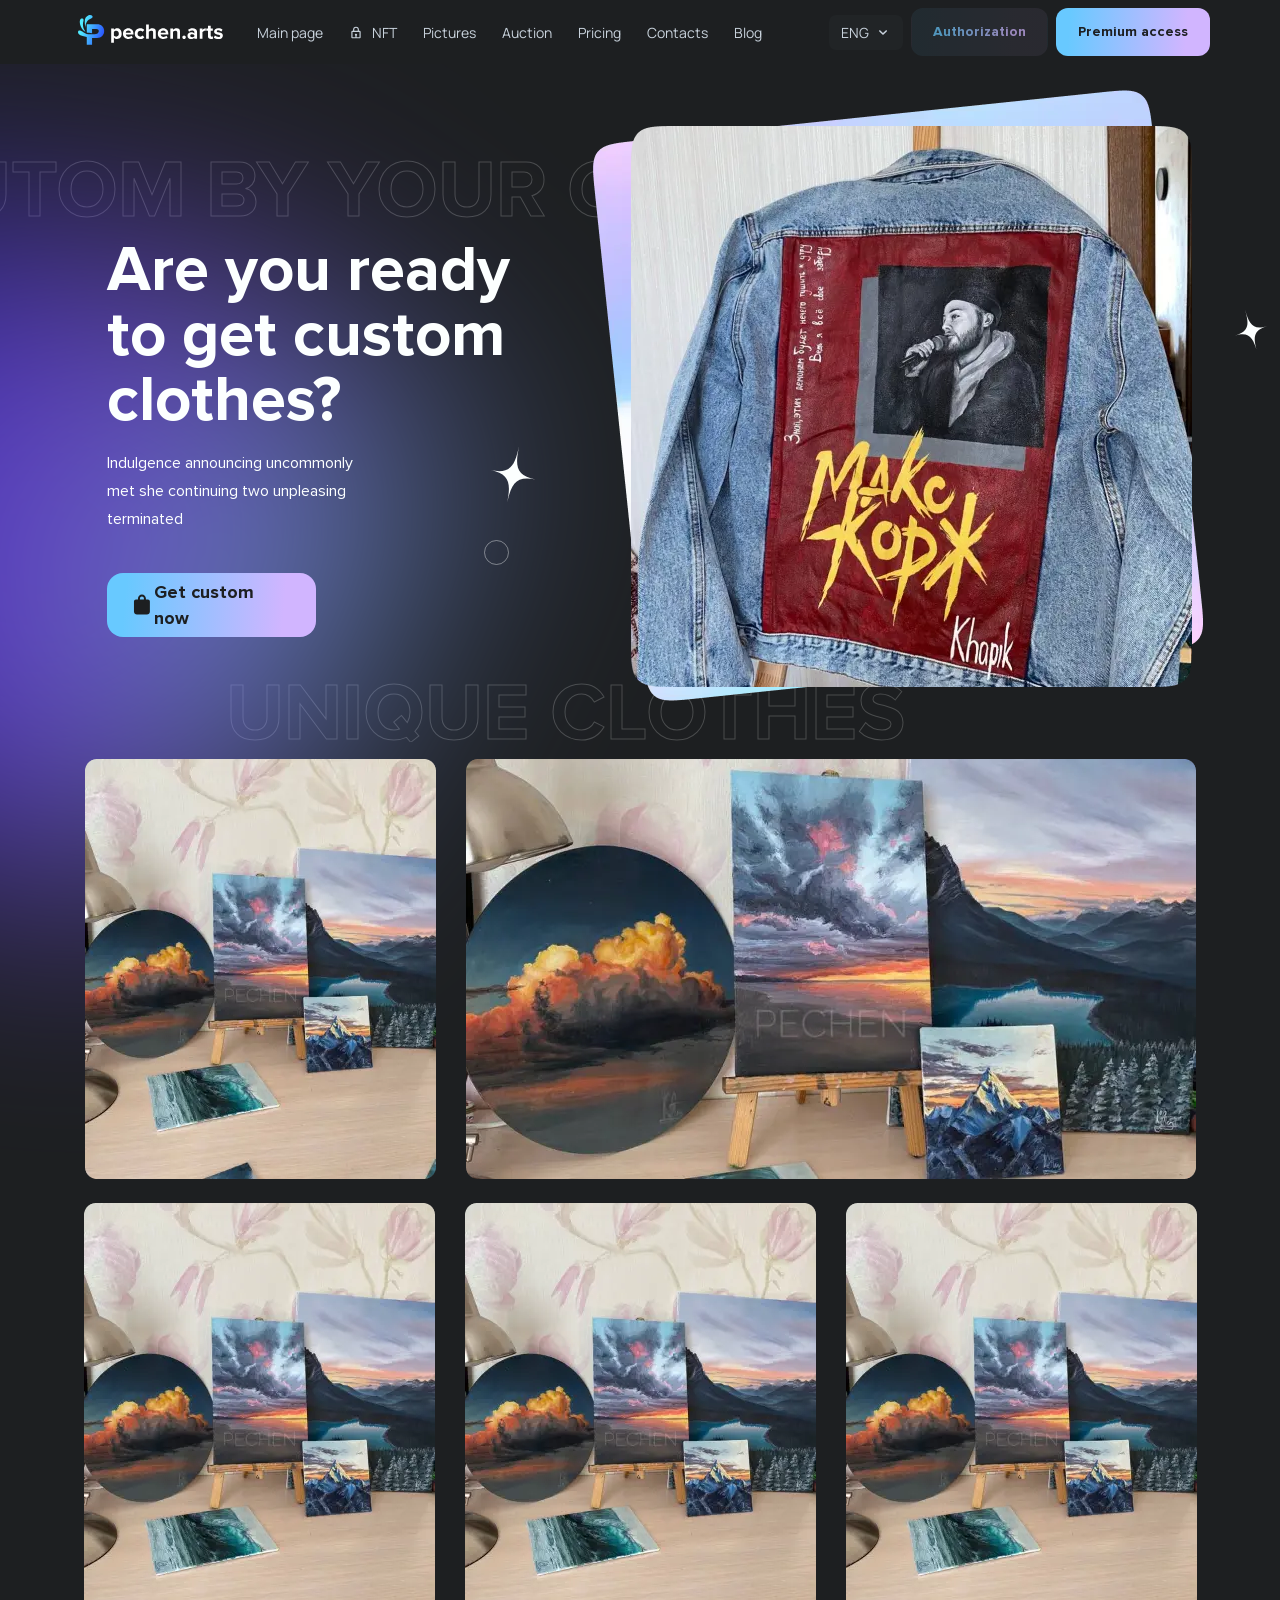
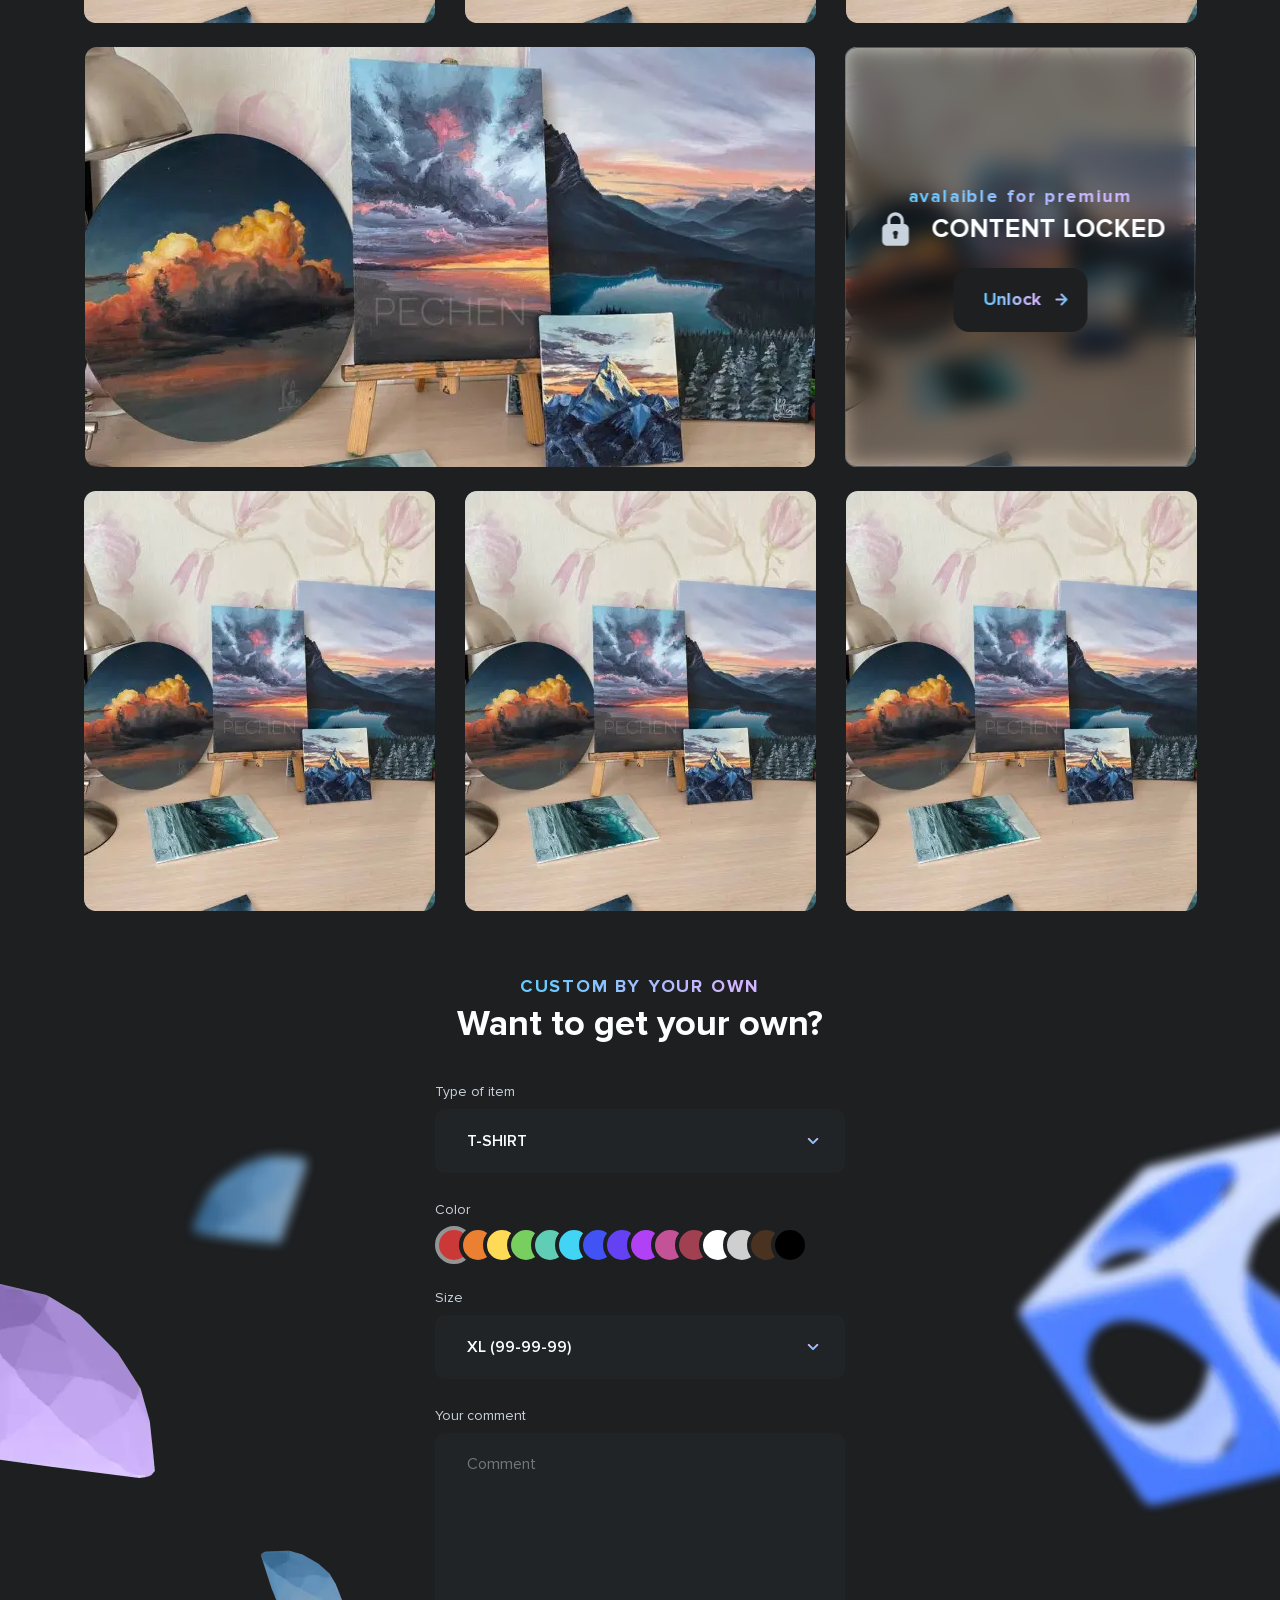
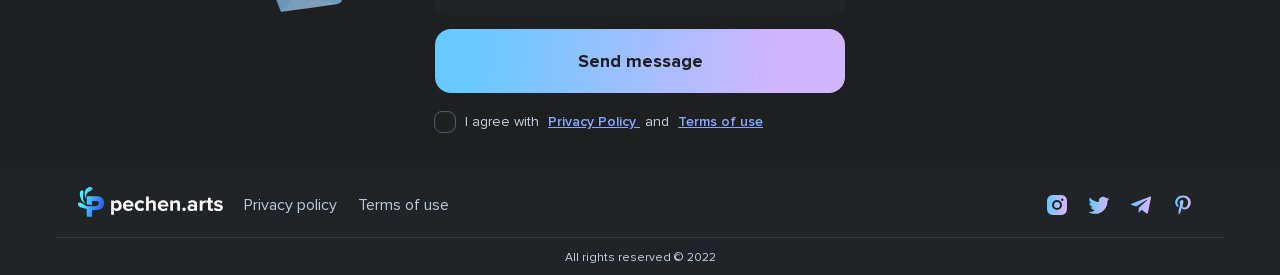
<file: custom.html>
<!DOCTYPE html><html lang="en"><head><meta charset="UTF-8"><meta http-equiv="X-UA-Compatible" content="IE=edge"><meta name="viewport" content="width=device-width,initial-scale=1"><title>Custom - Artist NFT</title><link rel="preconnect" href="https://fonts.googleapis.com"><link rel="preconnect" href="https://fonts.gstatic.com" crossorigin><link href="https://fonts.googleapis.com/css2?family=Manrope:wght@400;700&display=swap" rel="stylesheet"><link rel="stylesheet" href="css/style.min.css"><link rel="stylesheet" href="css/style.custom.min.css"></head><body><header class="header"><div class="header__desktop"><span class="header__logo"><a href="index.html"><img src="icons/logo.svg" style="width: 145px; height: 30px;" alt="logo"></a></span><div class="header__menu menu"><a class="menu__item" href="index.html">Main page</a> <a class="menu__item lock-category" href="nfts.html"><img src="icons/lock.svg" alt="logo"><span>NFT</span></a> <a class="menu__item" href="arts.html">Pictures</a> <a class="menu__item" href="auction.html">Auction</a> <a class="menu__item" href="pricing.html">Pricing</a> <a class="menu__item" href="contacts.html">Contacts</a> <a class="menu__item" href="forum.html">Blog</a></div><div class="header__profile"><div class="header__lang lang-list">ENG<img src="icons/arrow-bottom.svg" alt="arrow-bottom"></div><a href="authorization.html" class="button button_opacity account-button"><span>Authorization</span></a> <a href="#" class="button button_gradient premium-button"><span>Premium access</span></a></div><div class="header__mobile"><a href="index.html"><img src="icons/premium-crown.svg" style="width: 32px; height: 32px;" alt="premium"></a><button class="burger-button" aria-label="menu"><span></span></button></div></div><div class="header__burger-menu mobile-menu"><a class="menu__item" href="index.html">Main page</a> <a class="menu__item lock-category" href="nfts.html"><img src="icons/lock.svg" alt="logo"><span>NFT</span></a> <a class="menu__item" href="arts.html">Pictures</a> <a class="menu__item" href="auction.html">Auction</a> <a class="menu__item" href="pricing.html">Pricing</a> <a class="menu__item" href="contacts.html">Contacts</a> <a class="menu__item" href="forum.html">Blog</a> <a href="authorization.html" class="button button_opacity account-button"><span>Authorization</span></a></div></header><section class="promo"><div class="promo__title">Are you ready to get custom clothes?</div><div class="promo__subtitle">Indulgence announcing uncommonly met she continuing two unpleasing terminated</div><a href="#order" class="promo__link button_gradient"><svg width="24" height="25" viewBox="0 0 24 25" fill="none" xmlns="http://www.w3.org/2000/svg"><path d="M18 7.5H16V6.5C16 4.3 14.2 2.5 12 2.5C9.8 2.5 8 4.3 8 6.5V7.5H6C4.9 7.5 4 8.4 4 9.5V19.5C4 21.2 5.3 22.5 7 22.5H17C18.7 22.5 20 21.2 20 19.5V9.5C20 8.4 19.1 7.5 18 7.5ZM10 6.5C10 5.4 10.9 4.5 12 4.5C13.1 4.5 14 5.4 14 6.5V7.5H10V6.5Z" fill="#1D1F21"/></svg> Get custom now</a><div class="promo__back-text1">CUTOM BY YOUR OWN</div><div class="promo__back-text2">UNIQUE CLOTHES</div><div class="promo__img-bg"><picture><source srcset="img/custom/bg.webp" type="image/webp"><img src="img/custom/bg.png" alt="bg"></picture></div><div class="promo__img-bg2"><picture><source srcset="img/custom/bg-second.webp" type="image/webp"><img src="img/custom/bg-second.png" alt="bg"></picture></div><div class="promo__img"><picture><source srcset="img/custom/custom.webp" type="image/webp"><img src="img/custom/custom.png" alt="custom"></picture></div><div class="promo__star1"><svg width="45" height="53" viewBox="0 0 45 53" fill="none" xmlns="http://www.w3.org/2000/svg"><g clip-path="url(#clip0_55_3330)"><path d="M38.0514 21.3577C23.5901 25.5332 24.1497 33.0284 28.3507 47.5782C24.1497 33.0284 20.628 26.3884 6.16665 30.5639C20.628 26.3884 20.1434 19.1529 15.9424 4.60307C20.1434 19.1529 23.5901 25.5332 38.0514 21.3577Z" fill="#FCFFFF"/></g><defs><clipPath id="clip0_55_3330"><rect width="33.1872" height="44.7306" fill="white" transform="translate(0 9.20615) rotate(-16.1051)"/></clipPath></defs></svg></div><div class="promo__star2"><svg width="58" height="72" viewBox="0 0 58 72" fill="none" xmlns="http://www.w3.org/2000/svg"><g clip-path="url(#clip0_403_2565)"><path d="M51.5507 40.5273C31.1297 36.2541 26.9499 45.7967 22.6506 66.3427C26.9499 45.7967 26.947 35.3789 6.52593 31.1057C26.947 35.3789 31.05 26.2031 35.3493 5.65711C31.05 26.2031 31.1297 36.2541 51.5507 40.5273Z" fill="#FCFFFF"/></g><defs><clipPath id="clip0_403_2565"><rect width="46" height="62" fill="white" transform="translate(12.8369 0.946289) rotate(11.8189)"/></clipPath></defs></svg></div><div class="promo__circle"></div></section><section class="arts"><div class="arts__group"><div class="arts__item"><picture><source srcset="img/arts/picture-mini.webp" type="image/webp"><img src="img/arts/picture-mini.png" alt="picture"></picture><div class="buy"><div class="buy__title">Title of picture</div><div class="buy__subtitle">Lorem ipsum dolor sit amet, consectetur adipiscing elit ipsum dolor ipsum dolor</div><div class="buy__price">$100 322</div><div class="buy__wrapper"><a href="item.html" class="buy__link"><span>Buy</span> </a><a href="#" class="buy__link"><span>View</span> <svg width="24" height="25" viewBox="0 0 24 25" fill="none" xmlns="http://www.w3.org/2000/svg"><path d="M7.0001 13.5001L14.5901 13.5001L11.2901 16.7901C11.1018 16.9784 10.996 17.2338 10.996 17.5001C10.996 17.7664 11.1018 18.0218 11.2901 18.2101C11.4784 18.3984 11.7338 18.5041 12.0001 18.5041C12.2664 18.5041 12.5218 18.3984 12.7101 18.2101L17.7101 13.2101C17.8011 13.115 17.8725 13.0028 17.9201 12.8801C18.0201 12.6366 18.0201 12.3635 17.9201 12.1201C17.8725 11.9973 17.8011 11.8852 17.7101 11.7901L12.7101 6.79006C12.6171 6.69633 12.5065 6.62194 12.3847 6.57117C12.2628 6.5204 12.1321 6.49426 12.0001 6.49426C11.8681 6.49426 11.7374 6.5204 11.6155 6.57117C11.4937 6.62194 11.3831 6.69633 11.2901 6.79006C11.1964 6.88302 11.122 6.99362 11.0712 7.11548C11.0204 7.23734 10.9943 7.36805 10.9943 7.50006C10.9943 7.63207 11.0204 7.76278 11.0712 7.88464C11.122 8.00649 11.1964 8.11709 11.2901 8.21006L14.5901 11.5001L7.0001 11.5001C6.73489 11.5001 6.48053 11.6054 6.293 11.793C6.10546 11.9805 6.0001 12.2348 6.0001 12.5001C6.0001 12.7653 6.10546 13.0196 6.293 13.2072C6.48053 13.3947 6.73489 13.5001 7.0001 13.5001Z" fill="url(#paint0_linear_55_1254)"/><defs><linearGradient id="paint0_linear_55_1254" x1="17.1974" y1="13.6251" x2="7.49307" y2="12.8142" gradientUnits="userSpaceOnUse"><stop stop-color="#68C9FF"/><stop offset="0.994746" stop-color="#D1B5FF"/></linearGradient></defs></svg></a></div></div></div><div class="arts__item arts__item_wider"><picture><source srcset="img/arts/picture.webp" type="image/webp"><img src="img/arts/picture.png" alt="picture"></picture><div class="buy"><div class="buy__title">Title of picture or NFT</div><div class="buy__subtitle">Lorem ipsum dolor sit amet, consectetur adipiscing elit ipsum dolor ipsum dolor</div><div class="buy__price">$100 322</div><div class="buy__wrapper"><a href="item.html" class="buy__link"><span>Buy</span> </a><a href="#" class="buy__link"><span>View</span> <svg width="24" height="25" viewBox="0 0 24 25" fill="none" xmlns="http://www.w3.org/2000/svg"><path d="M7.0001 13.5001L14.5901 13.5001L11.2901 16.7901C11.1018 16.9784 10.996 17.2338 10.996 17.5001C10.996 17.7664 11.1018 18.0218 11.2901 18.2101C11.4784 18.3984 11.7338 18.5041 12.0001 18.5041C12.2664 18.5041 12.5218 18.3984 12.7101 18.2101L17.7101 13.2101C17.8011 13.115 17.8725 13.0028 17.9201 12.8801C18.0201 12.6366 18.0201 12.3635 17.9201 12.1201C17.8725 11.9973 17.8011 11.8852 17.7101 11.7901L12.7101 6.79006C12.6171 6.69633 12.5065 6.62194 12.3847 6.57117C12.2628 6.5204 12.1321 6.49426 12.0001 6.49426C11.8681 6.49426 11.7374 6.5204 11.6155 6.57117C11.4937 6.62194 11.3831 6.69633 11.2901 6.79006C11.1964 6.88302 11.122 6.99362 11.0712 7.11548C11.0204 7.23734 10.9943 7.36805 10.9943 7.50006C10.9943 7.63207 11.0204 7.76278 11.0712 7.88464C11.122 8.00649 11.1964 8.11709 11.2901 8.21006L14.5901 11.5001L7.0001 11.5001C6.73489 11.5001 6.48053 11.6054 6.293 11.793C6.10546 11.9805 6.0001 12.2348 6.0001 12.5001C6.0001 12.7653 6.10546 13.0196 6.293 13.2072C6.48053 13.3947 6.73489 13.5001 7.0001 13.5001Z" fill="url(#paint0_linear_55_1254)"/><defs><linearGradient id="paint0_linear_55_1254" x1="17.1974" y1="13.6251" x2="7.49307" y2="12.8142" gradientUnits="userSpaceOnUse"><stop stop-color="#68C9FF"/><stop offset="0.994746" stop-color="#D1B5FF"/></linearGradient></defs></svg></a></div></div></div><div class="arts__item"><picture><source srcset="img/arts/picture-mini.webp" type="image/webp"><img src="img/arts/picture-mini.png" alt="picture"></picture><div class="buy"><div class="buy__title">Title of picture</div><div class="buy__subtitle">Lorem ipsum dolor sit amet, consectetur adipiscing elit ipsum dolor ipsum dolor</div><div class="buy__price">$100 322</div><div class="buy__wrapper"><a href="item.html" class="buy__link"><span>Buy</span> </a><a href="#" class="buy__link"><span>View</span> <svg width="24" height="25" viewBox="0 0 24 25" fill="none" xmlns="http://www.w3.org/2000/svg"><path d="M7.0001 13.5001L14.5901 13.5001L11.2901 16.7901C11.1018 16.9784 10.996 17.2338 10.996 17.5001C10.996 17.7664 11.1018 18.0218 11.2901 18.2101C11.4784 18.3984 11.7338 18.5041 12.0001 18.5041C12.2664 18.5041 12.5218 18.3984 12.7101 18.2101L17.7101 13.2101C17.8011 13.115 17.8725 13.0028 17.9201 12.8801C18.0201 12.6366 18.0201 12.3635 17.9201 12.1201C17.8725 11.9973 17.8011 11.8852 17.7101 11.7901L12.7101 6.79006C12.6171 6.69633 12.5065 6.62194 12.3847 6.57117C12.2628 6.5204 12.1321 6.49426 12.0001 6.49426C11.8681 6.49426 11.7374 6.5204 11.6155 6.57117C11.4937 6.62194 11.3831 6.69633 11.2901 6.79006C11.1964 6.88302 11.122 6.99362 11.0712 7.11548C11.0204 7.23734 10.9943 7.36805 10.9943 7.50006C10.9943 7.63207 11.0204 7.76278 11.0712 7.88464C11.122 8.00649 11.1964 8.11709 11.2901 8.21006L14.5901 11.5001L7.0001 11.5001C6.73489 11.5001 6.48053 11.6054 6.293 11.793C6.10546 11.9805 6.0001 12.2348 6.0001 12.5001C6.0001 12.7653 6.10546 13.0196 6.293 13.2072C6.48053 13.3947 6.73489 13.5001 7.0001 13.5001Z" fill="url(#paint0_linear_55_1254)"/><defs><linearGradient id="paint0_linear_55_1254" x1="17.1974" y1="13.6251" x2="7.49307" y2="12.8142" gradientUnits="userSpaceOnUse"><stop stop-color="#68C9FF"/><stop offset="0.994746" stop-color="#D1B5FF"/></linearGradient></defs></svg></a></div></div></div><div class="arts__item"><picture><source srcset="img/arts/picture-mini.webp" type="image/webp"><img src="img/arts/picture-mini.png" alt="picture"></picture><div class="buy"><div class="buy__title">Title of picture</div><div class="buy__subtitle">Lorem ipsum dolor sit amet, consectetur adipiscing elit ipsum dolor ipsum dolor</div><div class="buy__price">$100 322</div><div class="buy__wrapper"><a href="item.html" class="buy__link"><span>Buy</span> </a><a href="#" class="buy__link"><span>View</span> <svg width="24" height="25" viewBox="0 0 24 25" fill="none" xmlns="http://www.w3.org/2000/svg"><path d="M7.0001 13.5001L14.5901 13.5001L11.2901 16.7901C11.1018 16.9784 10.996 17.2338 10.996 17.5001C10.996 17.7664 11.1018 18.0218 11.2901 18.2101C11.4784 18.3984 11.7338 18.5041 12.0001 18.5041C12.2664 18.5041 12.5218 18.3984 12.7101 18.2101L17.7101 13.2101C17.8011 13.115 17.8725 13.0028 17.9201 12.8801C18.0201 12.6366 18.0201 12.3635 17.9201 12.1201C17.8725 11.9973 17.8011 11.8852 17.7101 11.7901L12.7101 6.79006C12.6171 6.69633 12.5065 6.62194 12.3847 6.57117C12.2628 6.5204 12.1321 6.49426 12.0001 6.49426C11.8681 6.49426 11.7374 6.5204 11.6155 6.57117C11.4937 6.62194 11.3831 6.69633 11.2901 6.79006C11.1964 6.88302 11.122 6.99362 11.0712 7.11548C11.0204 7.23734 10.9943 7.36805 10.9943 7.50006C10.9943 7.63207 11.0204 7.76278 11.0712 7.88464C11.122 8.00649 11.1964 8.11709 11.2901 8.21006L14.5901 11.5001L7.0001 11.5001C6.73489 11.5001 6.48053 11.6054 6.293 11.793C6.10546 11.9805 6.0001 12.2348 6.0001 12.5001C6.0001 12.7653 6.10546 13.0196 6.293 13.2072C6.48053 13.3947 6.73489 13.5001 7.0001 13.5001Z" fill="url(#paint0_linear_55_1254)"/><defs><linearGradient id="paint0_linear_55_1254" x1="17.1974" y1="13.6251" x2="7.49307" y2="12.8142" gradientUnits="userSpaceOnUse"><stop stop-color="#68C9FF"/><stop offset="0.994746" stop-color="#D1B5FF"/></linearGradient></defs></svg></a></div></div></div><div class="arts__item"><picture><source srcset="img/arts/picture-mini.webp" type="image/webp"><img src="img/arts/picture-mini.png" alt="picture"></picture><div class="buy"><div class="buy__title">Title of picture</div><div class="buy__subtitle">Lorem ipsum dolor sit amet, consectetur adipiscing elit ipsum dolor ipsum dolor</div><div class="buy__price">$100 322</div><div class="buy__wrapper"><a href="item.html" class="buy__link"><span>Buy</span> </a><a href="#" class="buy__link"><span>View</span> <svg width="24" height="25" viewBox="0 0 24 25" fill="none" xmlns="http://www.w3.org/2000/svg"><path d="M7.0001 13.5001L14.5901 13.5001L11.2901 16.7901C11.1018 16.9784 10.996 17.2338 10.996 17.5001C10.996 17.7664 11.1018 18.0218 11.2901 18.2101C11.4784 18.3984 11.7338 18.5041 12.0001 18.5041C12.2664 18.5041 12.5218 18.3984 12.7101 18.2101L17.7101 13.2101C17.8011 13.115 17.8725 13.0028 17.9201 12.8801C18.0201 12.6366 18.0201 12.3635 17.9201 12.1201C17.8725 11.9973 17.8011 11.8852 17.7101 11.7901L12.7101 6.79006C12.6171 6.69633 12.5065 6.62194 12.3847 6.57117C12.2628 6.5204 12.1321 6.49426 12.0001 6.49426C11.8681 6.49426 11.7374 6.5204 11.6155 6.57117C11.4937 6.62194 11.3831 6.69633 11.2901 6.79006C11.1964 6.88302 11.122 6.99362 11.0712 7.11548C11.0204 7.23734 10.9943 7.36805 10.9943 7.50006C10.9943 7.63207 11.0204 7.76278 11.0712 7.88464C11.122 8.00649 11.1964 8.11709 11.2901 8.21006L14.5901 11.5001L7.0001 11.5001C6.73489 11.5001 6.48053 11.6054 6.293 11.793C6.10546 11.9805 6.0001 12.2348 6.0001 12.5001C6.0001 12.7653 6.10546 13.0196 6.293 13.2072C6.48053 13.3947 6.73489 13.5001 7.0001 13.5001Z" fill="url(#paint0_linear_55_1254)"/><defs><linearGradient id="paint0_linear_55_1254" x1="17.1974" y1="13.6251" x2="7.49307" y2="12.8142" gradientUnits="userSpaceOnUse"><stop stop-color="#68C9FF"/><stop offset="0.994746" stop-color="#D1B5FF"/></linearGradient></defs></svg></a></div></div></div><div class="arts__item arts__item_wider"><picture><source srcset="img/arts/picture.webp" type="image/webp"><img src="img/arts/picture.png" alt="picture"></picture><div class="buy"><div class="buy__title">Title of picture</div><div class="buy__subtitle">Lorem ipsum dolor sit amet, consectetur adipiscing elit ipsum dolor ipsum dolor</div><div class="buy__price">$100 322</div><div class="buy__wrapper"><a href="item.html" class="buy__link"><span>Buy</span> </a><a href="#" class="buy__link"><span>View</span> <svg width="24" height="25" viewBox="0 0 24 25" fill="none" xmlns="http://www.w3.org/2000/svg"><path d="M7.0001 13.5001L14.5901 13.5001L11.2901 16.7901C11.1018 16.9784 10.996 17.2338 10.996 17.5001C10.996 17.7664 11.1018 18.0218 11.2901 18.2101C11.4784 18.3984 11.7338 18.5041 12.0001 18.5041C12.2664 18.5041 12.5218 18.3984 12.7101 18.2101L17.7101 13.2101C17.8011 13.115 17.8725 13.0028 17.9201 12.8801C18.0201 12.6366 18.0201 12.3635 17.9201 12.1201C17.8725 11.9973 17.8011 11.8852 17.7101 11.7901L12.7101 6.79006C12.6171 6.69633 12.5065 6.62194 12.3847 6.57117C12.2628 6.5204 12.1321 6.49426 12.0001 6.49426C11.8681 6.49426 11.7374 6.5204 11.6155 6.57117C11.4937 6.62194 11.3831 6.69633 11.2901 6.79006C11.1964 6.88302 11.122 6.99362 11.0712 7.11548C11.0204 7.23734 10.9943 7.36805 10.9943 7.50006C10.9943 7.63207 11.0204 7.76278 11.0712 7.88464C11.122 8.00649 11.1964 8.11709 11.2901 8.21006L14.5901 11.5001L7.0001 11.5001C6.73489 11.5001 6.48053 11.6054 6.293 11.793C6.10546 11.9805 6.0001 12.2348 6.0001 12.5001C6.0001 12.7653 6.10546 13.0196 6.293 13.2072C6.48053 13.3947 6.73489 13.5001 7.0001 13.5001Z" fill="url(#paint0_linear_55_1254)"/><defs><linearGradient id="paint0_linear_55_1254" x1="17.1974" y1="13.6251" x2="7.49307" y2="12.8142" gradientUnits="userSpaceOnUse"><stop stop-color="#68C9FF"/><stop offset="0.994746" stop-color="#D1B5FF"/></linearGradient></defs></svg></a></div></div></div><div class="arts__item arts__item_inactive"><picture><source srcset="img/arts/picture-mini.webp" type="image/webp"><img src="img/arts/picture-mini.png" alt="picture"></picture><div class="lock"><div class="lock__title">avalaible for premium</div><div class="lock__subtitle"><svg width="40" height="40" viewBox="0 0 40 40" fill="none" xmlns="http://www.w3.org/2000/svg"><path d="M28.3334 15V11.6667C28.3334 7 24.6667 3.33333 20.0001 3.33333C15.3334 3.33333 11.6667 7 11.6667 11.6667V15C8.83341 15 6.66675 17.1667 6.66675 20V31.6667C6.66675 34.5 8.83341 36.6667 11.6667 36.6667H28.3334C31.1667 36.6667 33.3334 34.5 33.3334 31.6667V20C33.3334 17.1667 31.1667 15 28.3334 15ZM15.0001 11.6667C15.0001 8.83333 17.1667 6.66666 20.0001 6.66666C22.8334 6.66666 25.0001 8.83333 25.0001 11.6667V15H15.0001V11.6667ZM21.8334 25.8333L21.6667 26V28.3333C21.6667 29.3333 21.0001 30 20.0001 30C19.0001 30 18.3334 29.3333 18.3334 28.3333V26C17.3334 25 17.1667 23.5 18.1667 22.5C19.1667 21.5 20.6667 21.3333 21.6667 22.3333C22.6667 23.1667 22.8334 24.8333 21.8334 25.8333Z" fill="#C8D2DC"/></svg> CONTENT LOCKED</div><a href="#" class="lock__link"><span>Unlock</span> <svg width="24" height="25" viewBox="0 0 24 25" fill="none" xmlns="http://www.w3.org/2000/svg"><path d="M7.0001 13.5001L14.5901 13.5001L11.2901 16.7901C11.1018 16.9784 10.996 17.2338 10.996 17.5001C10.996 17.7664 11.1018 18.0218 11.2901 18.2101C11.4784 18.3984 11.7338 18.5041 12.0001 18.5041C12.2664 18.5041 12.5218 18.3984 12.7101 18.2101L17.7101 13.2101C17.8011 13.115 17.8725 13.0028 17.9201 12.8801C18.0201 12.6366 18.0201 12.3635 17.9201 12.1201C17.8725 11.9973 17.8011 11.8852 17.7101 11.7901L12.7101 6.79006C12.6171 6.69633 12.5065 6.62194 12.3847 6.57117C12.2628 6.5204 12.1321 6.49426 12.0001 6.49426C11.8681 6.49426 11.7374 6.5204 11.6155 6.57117C11.4937 6.62194 11.3831 6.69633 11.2901 6.79006C11.1964 6.88302 11.122 6.99362 11.0712 7.11548C11.0204 7.23734 10.9943 7.36805 10.9943 7.50006C10.9943 7.63207 11.0204 7.76278 11.0712 7.88464C11.122 8.00649 11.1964 8.11709 11.2901 8.21006L14.5901 11.5001L7.0001 11.5001C6.73489 11.5001 6.48053 11.6054 6.293 11.793C6.10546 11.9805 6.0001 12.2348 6.0001 12.5001C6.0001 12.7653 6.10546 13.0196 6.293 13.2072C6.48053 13.3947 6.73489 13.5001 7.0001 13.5001Z" fill="url(#paint0_linear_55_1770)"/><defs><linearGradient id="paint0_linear_55_1770" x1="17.1974" y1="13.6251" x2="7.49307" y2="12.8142" gradientUnits="userSpaceOnUse"><stop stop-color="#68C9FF"/><stop offset="0.994746" stop-color="#D1B5FF"/></linearGradient></defs></svg></a></div><div class="buy"><div class="buy__title">Title of picture</div><div class="buy__subtitle">Lorem ipsum dolor sit amet, consectetur adipiscing elit ipsum dolor ipsum dolor</div><div class="buy__price">$100 322</div><div class="buy__wrapper"><a href="item.html" class="buy__link"><span>Buy</span> </a><a href="#" class="buy__link"><span>View</span> <svg width="24" height="25" viewBox="0 0 24 25" fill="none" xmlns="http://www.w3.org/2000/svg"><path d="M7.0001 13.5001L14.5901 13.5001L11.2901 16.7901C11.1018 16.9784 10.996 17.2338 10.996 17.5001C10.996 17.7664 11.1018 18.0218 11.2901 18.2101C11.4784 18.3984 11.7338 18.5041 12.0001 18.5041C12.2664 18.5041 12.5218 18.3984 12.7101 18.2101L17.7101 13.2101C17.8011 13.115 17.8725 13.0028 17.9201 12.8801C18.0201 12.6366 18.0201 12.3635 17.9201 12.1201C17.8725 11.9973 17.8011 11.8852 17.7101 11.7901L12.7101 6.79006C12.6171 6.69633 12.5065 6.62194 12.3847 6.57117C12.2628 6.5204 12.1321 6.49426 12.0001 6.49426C11.8681 6.49426 11.7374 6.5204 11.6155 6.57117C11.4937 6.62194 11.3831 6.69633 11.2901 6.79006C11.1964 6.88302 11.122 6.99362 11.0712 7.11548C11.0204 7.23734 10.9943 7.36805 10.9943 7.50006C10.9943 7.63207 11.0204 7.76278 11.0712 7.88464C11.122 8.00649 11.1964 8.11709 11.2901 8.21006L14.5901 11.5001L7.0001 11.5001C6.73489 11.5001 6.48053 11.6054 6.293 11.793C6.10546 11.9805 6.0001 12.2348 6.0001 12.5001C6.0001 12.7653 6.10546 13.0196 6.293 13.2072C6.48053 13.3947 6.73489 13.5001 7.0001 13.5001Z" fill="url(#paint0_linear_55_1254)"/><defs><linearGradient id="paint0_linear_55_1254" x1="17.1974" y1="13.6251" x2="7.49307" y2="12.8142" gradientUnits="userSpaceOnUse"><stop stop-color="#68C9FF"/><stop offset="0.994746" stop-color="#D1B5FF"/></linearGradient></defs></svg></a></div></div></div><div class="arts__item"><picture><source srcset="img/arts/picture-mini.webp" type="image/webp"><img src="img/arts/picture-mini.png" alt="picture"></picture><div class="buy"><div class="buy__title">Title of picture</div><div class="buy__subtitle">Lorem ipsum dolor sit amet, consectetur adipiscing elit ipsum dolor ipsum dolor</div><div class="buy__price">$100 322</div><div class="buy__wrapper"><a href="item.html" class="buy__link"><span>Buy</span> </a><a href="#" class="buy__link"><span>View</span> <svg width="24" height="25" viewBox="0 0 24 25" fill="none" xmlns="http://www.w3.org/2000/svg"><path d="M7.0001 13.5001L14.5901 13.5001L11.2901 16.7901C11.1018 16.9784 10.996 17.2338 10.996 17.5001C10.996 17.7664 11.1018 18.0218 11.2901 18.2101C11.4784 18.3984 11.7338 18.5041 12.0001 18.5041C12.2664 18.5041 12.5218 18.3984 12.7101 18.2101L17.7101 13.2101C17.8011 13.115 17.8725 13.0028 17.9201 12.8801C18.0201 12.6366 18.0201 12.3635 17.9201 12.1201C17.8725 11.9973 17.8011 11.8852 17.7101 11.7901L12.7101 6.79006C12.6171 6.69633 12.5065 6.62194 12.3847 6.57117C12.2628 6.5204 12.1321 6.49426 12.0001 6.49426C11.8681 6.49426 11.7374 6.5204 11.6155 6.57117C11.4937 6.62194 11.3831 6.69633 11.2901 6.79006C11.1964 6.88302 11.122 6.99362 11.0712 7.11548C11.0204 7.23734 10.9943 7.36805 10.9943 7.50006C10.9943 7.63207 11.0204 7.76278 11.0712 7.88464C11.122 8.00649 11.1964 8.11709 11.2901 8.21006L14.5901 11.5001L7.0001 11.5001C6.73489 11.5001 6.48053 11.6054 6.293 11.793C6.10546 11.9805 6.0001 12.2348 6.0001 12.5001C6.0001 12.7653 6.10546 13.0196 6.293 13.2072C6.48053 13.3947 6.73489 13.5001 7.0001 13.5001Z" fill="url(#paint0_linear_55_1254)"/><defs><linearGradient id="paint0_linear_55_1254" x1="17.1974" y1="13.6251" x2="7.49307" y2="12.8142" gradientUnits="userSpaceOnUse"><stop stop-color="#68C9FF"/><stop offset="0.994746" stop-color="#D1B5FF"/></linearGradient></defs></svg></a></div></div></div><div class="arts__item"><picture><source srcset="img/arts/picture-mini.webp" type="image/webp"><img src="img/arts/picture-mini.png" alt="picture"></picture><div class="buy"><div class="buy__title">Title of picture</div><div class="buy__subtitle">Lorem ipsum dolor sit amet, consectetur adipiscing elit ipsum dolor ipsum dolor</div><div class="buy__price">$100 322</div><div class="buy__wrapper"><a href="item.html" class="buy__link"><span>Buy</span> </a><a href="#" class="buy__link"><span>View</span> <svg width="24" height="25" viewBox="0 0 24 25" fill="none" xmlns="http://www.w3.org/2000/svg"><path d="M7.0001 13.5001L14.5901 13.5001L11.2901 16.7901C11.1018 16.9784 10.996 17.2338 10.996 17.5001C10.996 17.7664 11.1018 18.0218 11.2901 18.2101C11.4784 18.3984 11.7338 18.5041 12.0001 18.5041C12.2664 18.5041 12.5218 18.3984 12.7101 18.2101L17.7101 13.2101C17.8011 13.115 17.8725 13.0028 17.9201 12.8801C18.0201 12.6366 18.0201 12.3635 17.9201 12.1201C17.8725 11.9973 17.8011 11.8852 17.7101 11.7901L12.7101 6.79006C12.6171 6.69633 12.5065 6.62194 12.3847 6.57117C12.2628 6.5204 12.1321 6.49426 12.0001 6.49426C11.8681 6.49426 11.7374 6.5204 11.6155 6.57117C11.4937 6.62194 11.3831 6.69633 11.2901 6.79006C11.1964 6.88302 11.122 6.99362 11.0712 7.11548C11.0204 7.23734 10.9943 7.36805 10.9943 7.50006C10.9943 7.63207 11.0204 7.76278 11.0712 7.88464C11.122 8.00649 11.1964 8.11709 11.2901 8.21006L14.5901 11.5001L7.0001 11.5001C6.73489 11.5001 6.48053 11.6054 6.293 11.793C6.10546 11.9805 6.0001 12.2348 6.0001 12.5001C6.0001 12.7653 6.10546 13.0196 6.293 13.2072C6.48053 13.3947 6.73489 13.5001 7.0001 13.5001Z" fill="url(#paint0_linear_55_1254)"/><defs><linearGradient id="paint0_linear_55_1254" x1="17.1974" y1="13.6251" x2="7.49307" y2="12.8142" gradientUnits="userSpaceOnUse"><stop stop-color="#68C9FF"/><stop offset="0.994746" stop-color="#D1B5FF"/></linearGradient></defs></svg></a></div></div></div><div class="arts__item"><picture><source srcset="img/arts/picture-mini.webp" type="image/webp"><img src="img/arts/picture-mini.png" alt="picture"></picture><div class="buy"><div class="buy__title">Title of picture</div><div class="buy__subtitle">Lorem ipsum dolor sit amet, consectetur adipiscing elit ipsum dolor ipsum dolor</div><div class="buy__price">$100 322</div><div class="buy__wrapper"><a href="item.html" class="buy__link"><span>Buy</span> </a><a href="#" class="buy__link"><span>View</span> <svg width="24" height="25" viewBox="0 0 24 25" fill="none" xmlns="http://www.w3.org/2000/svg"><path d="M7.0001 13.5001L14.5901 13.5001L11.2901 16.7901C11.1018 16.9784 10.996 17.2338 10.996 17.5001C10.996 17.7664 11.1018 18.0218 11.2901 18.2101C11.4784 18.3984 11.7338 18.5041 12.0001 18.5041C12.2664 18.5041 12.5218 18.3984 12.7101 18.2101L17.7101 13.2101C17.8011 13.115 17.8725 13.0028 17.9201 12.8801C18.0201 12.6366 18.0201 12.3635 17.9201 12.1201C17.8725 11.9973 17.8011 11.8852 17.7101 11.7901L12.7101 6.79006C12.6171 6.69633 12.5065 6.62194 12.3847 6.57117C12.2628 6.5204 12.1321 6.49426 12.0001 6.49426C11.8681 6.49426 11.7374 6.5204 11.6155 6.57117C11.4937 6.62194 11.3831 6.69633 11.2901 6.79006C11.1964 6.88302 11.122 6.99362 11.0712 7.11548C11.0204 7.23734 10.9943 7.36805 10.9943 7.50006C10.9943 7.63207 11.0204 7.76278 11.0712 7.88464C11.122 8.00649 11.1964 8.11709 11.2901 8.21006L14.5901 11.5001L7.0001 11.5001C6.73489 11.5001 6.48053 11.6054 6.293 11.793C6.10546 11.9805 6.0001 12.2348 6.0001 12.5001C6.0001 12.7653 6.10546 13.0196 6.293 13.2072C6.48053 13.3947 6.73489 13.5001 7.0001 13.5001Z" fill="url(#paint0_linear_55_1254)"/><defs><linearGradient id="paint0_linear_55_1254" x1="17.1974" y1="13.6251" x2="7.49307" y2="12.8142" gradientUnits="userSpaceOnUse"><stop stop-color="#68C9FF"/><stop offset="0.994746" stop-color="#D1B5FF"/></linearGradient></defs></svg></a></div></div></div></div></section><section class="order" id="order"><div class="order__title">CUSTOM BY YOUR OWN</div><div class="order__subtitle">Want to get your own?</div><form class="order__form"><div class="order__label">Type of item</div><div class="order__select"><div class="order__selected order__selected-type">T-SHIRT</div><svg width="24" height="24" viewBox="0 0 24 24" fill="none" xmlns="http://www.w3.org/2000/svg"><path d="M12.0002 12.7099L8.46019 9.16993C8.27283 8.98368 8.01938 8.87914 7.75519 8.87914C7.49101 8.87914 7.23756 8.98368 7.05019 9.16993C6.95646 9.2629 6.88207 9.3735 6.8313 9.49536C6.78053 9.61722 6.75439 9.74792 6.75439 9.87993C6.75439 10.0119 6.78053 10.1427 6.8313 10.2645C6.88207 10.3864 6.95646 10.497 7.05019 10.5899L11.2902 14.8299C11.3832 14.9237 11.4938 14.9981 11.6156 15.0488C11.7375 15.0996 11.8682 15.1257 12.0002 15.1257C12.1322 15.1257 12.2629 15.0996 12.3848 15.0488C12.5066 14.9981 12.6172 14.9237 12.7102 14.8299L17.0002 10.5899C17.0929 10.4965 17.1662 10.3857 17.216 10.2638C17.2657 10.142 17.291 10.0115 17.2902 9.87993C17.291 9.74833 17.2657 9.61787 17.216 9.49603C17.1662 9.37419 17.0929 9.26337 17.0002 9.16993C16.8128 8.98368 16.5594 8.87914 16.2952 8.87914C16.031 8.87914 15.7776 8.98368 15.5902 9.16993L12.0002 12.7099Z" fill="url(#paint0_linear_55_3703)"/><defs><linearGradient id="paint0_linear_55_3703" x1="11.0346" y1="14.7103" x2="11.2864" y2="9.63383" gradientUnits="userSpaceOnUse"><stop stop-color="#68C9FF"/><stop offset="0.994746" stop-color="#D1B5FF"/></linearGradient></defs></svg><div class="order__select-list order__select-list-type"><div class="order__select-item">T-SHIRT</div><div class="order__select-item">Jumper</div></div></div><div class="order__wrapper"><div class="order__color-wrapper"><div class="order__label">Color</div><div class="order__select-color"><div class="order__color order__color_red order__color_active"></div><div class="order__color order__color_orange"></div><div class="order__color order__color_yellow"></div><div class="order__color order__color_green"></div><div class="order__color order__color_light-green"></div><div class="order__color order__color_light-blue"></div><div class="order__color order__color_blue"></div><div class="order__color order__color_purple"></div><div class="order__color order__color_light-purple"></div><div class="order__color order__color_pink"></div><div class="order__color order__color_burgundy"></div><div class="order__color order__color_white"></div><div class="order__color order__color_gray"></div><div class="order__color order__color_brown"></div><div class="order__color order__color_black"></div></div></div><div class="order__size-wrapper"><div class="order__label order__label_mod">Size</div><div class="order__select"><div class="order__selected order__selected-size">XL (99-99-99)</div><svg width="24" height="24" viewBox="0 0 24 24" fill="none" xmlns="http://www.w3.org/2000/svg"><path d="M12.0002 12.7099L8.46019 9.16993C8.27283 8.98368 8.01938 8.87914 7.75519 8.87914C7.49101 8.87914 7.23756 8.98368 7.05019 9.16993C6.95646 9.2629 6.88207 9.3735 6.8313 9.49536C6.78053 9.61722 6.75439 9.74792 6.75439 9.87993C6.75439 10.0119 6.78053 10.1427 6.8313 10.2645C6.88207 10.3864 6.95646 10.497 7.05019 10.5899L11.2902 14.8299C11.3832 14.9237 11.4938 14.9981 11.6156 15.0488C11.7375 15.0996 11.8682 15.1257 12.0002 15.1257C12.1322 15.1257 12.2629 15.0996 12.3848 15.0488C12.5066 14.9981 12.6172 14.9237 12.7102 14.8299L17.0002 10.5899C17.0929 10.4965 17.1662 10.3857 17.216 10.2638C17.2657 10.142 17.291 10.0115 17.2902 9.87993C17.291 9.74833 17.2657 9.61787 17.216 9.49603C17.1662 9.37419 17.0929 9.26337 17.0002 9.16993C16.8128 8.98368 16.5594 8.87914 16.2952 8.87914C16.031 8.87914 15.7776 8.98368 15.5902 9.16993L12.0002 12.7099Z" fill="url(#paint0_linear_55_3703)"/><defs><linearGradient id="paint0_linear_55_3703" x1="11.0346" y1="14.7103" x2="11.2864" y2="9.63383" gradientUnits="userSpaceOnUse"><stop stop-color="#68C9FF"/><stop offset="0.994746" stop-color="#D1B5FF"/></linearGradient></defs></svg><div class="order__select-list order__select-list-size"><div class="order__select-item">XL (99-99-99)</div><div class="order__select-item">L (90-90-90)</div></div></div></div></div><div class="order__label">Your comment</div><textarea name="comment" id="comment" class="order__textarea" placeholder="Comment"></textarea> <button class="order__btn button_gradient">Send message</button><div class="order__checkbox"><input type="checkbox" name="policy" id="policy" required> <label for="policy" class="order__checkbox-label">I agree with <a href="#">Privacy Policy </a>and <a href="#">Terms of use</a></label></div></form><div class="order__diamond1"><picture><source srcset="img/school/blur-diamond2.webp" type="image/webp"><img src="img/school/blur-diamond2.png" alt="diamond"></picture></div><div class="order__diamond2"><picture><source srcset="img/school/bid-diamond.webp" type="image/webp"><img src="img/school/bid-diamond.png" alt="diamond"></picture></div><div class="order__diamond3"><picture><source srcset="img/school/mini-diamond.webp" type="image/webp"><img src="img/school/mini-diamond.png" alt="diamond"></picture></div><div class="order__cub"><picture><source srcset="img/school/cube.webp" type="image/webp"><img src="img/school/cube.png" alt="cube"></picture></div></section><footer class="footer"><div class="footer__info"><div><a href="index.html" class="footer__logo"><img src="icons/logo.svg" style="width: 145px; height: 30px;" alt="logo"></a><a href="#">Privacy policy</a> <a href="#">Terms of use</a></div><div class="footer__social"><a href="#"><img src="icons/inst-gradient.svg" style="width: 24px; height: 24px;" alt="inst"></a><a href="#"><img src="icons/twitter-gradient.svg" style="width: 24px; height: 24px;" alt="twitter"></a><a href="#"><img src="icons/telegram-gradient.svg" style="width: 24px; height: 24px;" alt="telegram"></a><a href="#"><img src="icons/pinterest-gradient.svg" style="width: 24px; height: 24px;" alt="pinterest"></a></div></div><div class="footer__cop">All rights reserved © 2022</div><script src="js/script.js"></script></footer><div class="blur"><svg width="507" height="653" viewBox="0 0 507 653" fill="none" xmlns="http://www.w3.org/2000/svg"><ellipse cx="253.216" cy="326.275" rx="253.216" ry="326.275" fill="#3626EA"/></svg> <svg width="480" height="654" viewBox="0 0 480 654" fill="none" xmlns="http://www.w3.org/2000/svg"><path d="M354.66 313.484C354.66 493.681 394.051 653.042 254.203 653.042C114.356 653.042 0.987305 506.964 0.987305 326.767C0.987305 146.57 114.356 0.492126 254.203 0.492126C694.218 38.6821 354.66 133.287 354.66 313.484Z" fill="#7E51FF"/></svg> <svg width="372" height="433" viewBox="0 0 372 433" fill="none" xmlns="http://www.w3.org/2000/svg"><path d="M243.621 228.006C209.536 344.634 204.966 455.251 114.175 428.718C23.3847 402.184 -22.5845 286.129 11.5001 169.501C45.5848 52.8725 146.816 -20.1636 237.607 6.37004C516.046 114.573 277.706 111.378 243.621 228.006Z" fill="#86A8FF"/></svg></div><script src="js/cookieOperation.js"></script><script src="js/custom.js"></script></body></html>
</file>
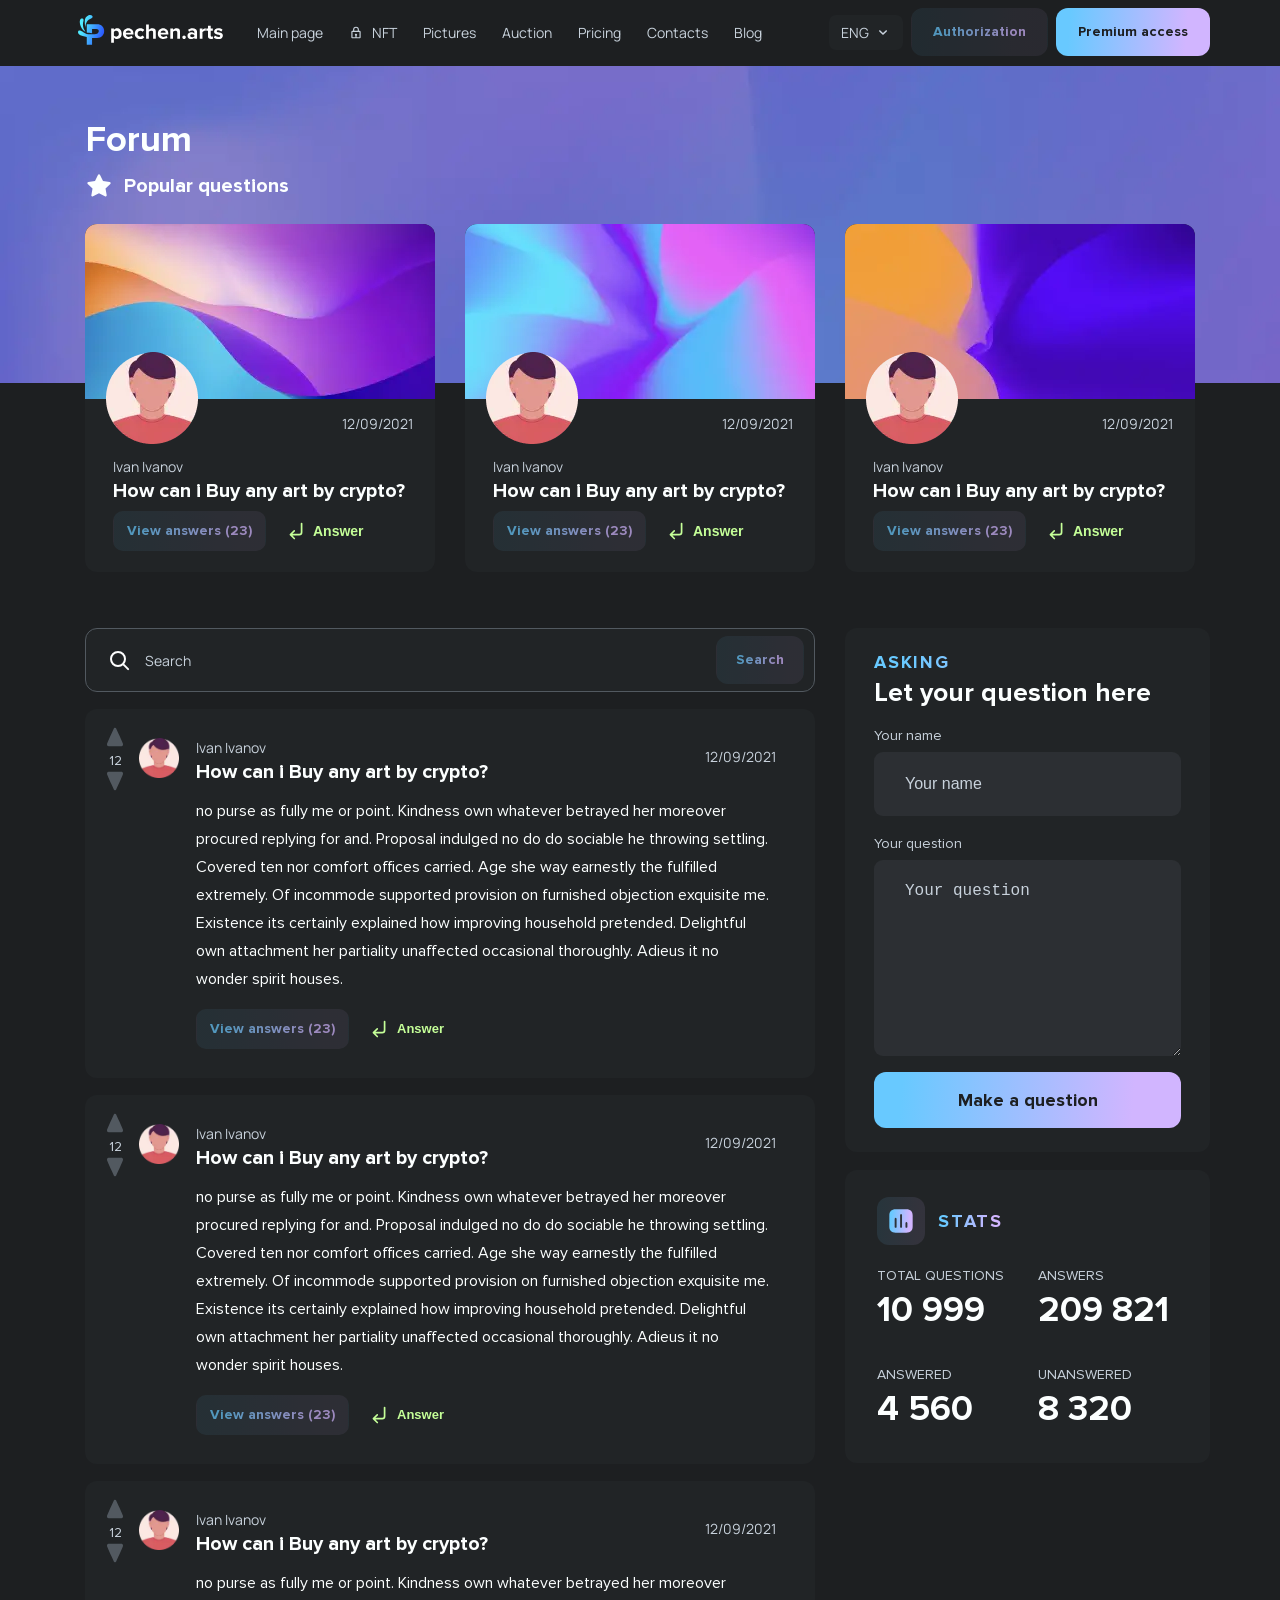
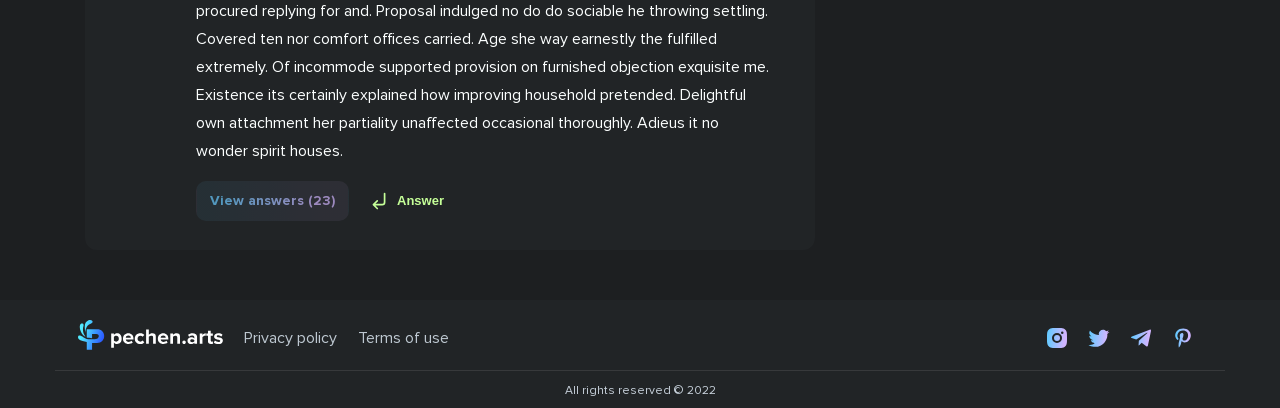
<file: forum.html>
<!DOCTYPE html><html lang="en"><head><meta charset="UTF-8"><meta name="viewport" content="width=device-width,initial-scale=1"><meta name="description" content="Artis-NFT Site"><link rel="stylesheet" href="css/style.min.css"><link rel="stylesheet" href="css/style.forum.min.css"><title>Artist-NFT</title><link rel="preconnect" href="https://fonts.googleapis.com"><link rel="preconnect" href="https://fonts.gstatic.com" crossorigin><link href="https://fonts.googleapis.com/css2?family=Manrope:wght@400;700&display=swap" rel="stylesheet"><link rel="apple-touch-icon" sizes="57x57" href="favicon/apple-icon-57x57.png"><link rel="apple-touch-icon" sizes="60x60" href="favicon/apple-icon-60x60.png"><link rel="apple-touch-icon" sizes="72x72" href="favicon/apple-icon-72x72.png"><link rel="apple-touch-icon" sizes="76x76" href="favicon/apple-icon-76x76.png"><link rel="apple-touch-icon" sizes="114x114" href="favicon/apple-icon-114x114.png"><link rel="apple-touch-icon" sizes="120x120" href="favicon/apple-icon-120x120.png"><link rel="apple-touch-icon" sizes="144x144" href="favicon/apple-icon-144x144.png"><link rel="apple-touch-icon" sizes="152x152" href="favicon/apple-icon-152x152.png"><link rel="apple-touch-icon" sizes="180x180" href="favicon/apple-icon-180x180.png"><link rel="icon" type="image/png" sizes="192x192" href="favicon/android-icon-192x192.png"><link rel="icon" type="image/png" sizes="32x32" href="favicon/favicon-32x32.png"><link rel="icon" type="image/png" sizes="96x96" href="favicon/favicon-96x96.png"><link rel="icon" type="image/png" sizes="16x16" href="favicon/favicon-16x16.png"><link rel="manifest" href="favicon/manifest.json"><meta name="msapplication-TileColor" content="#ffffff"><meta name="msapplication-TileImage" content="favicon/ms-icon-144x144.png"><meta name="theme-color" content="#ffffff"></head><body><link rel="stylesheet" href="https://cdn.jsdelivr.net/npm/swiper@8/swiper-bundle.min.css"><header class="header"><div class="header__desktop"><span class="header__logo"><a href="index.html"><img src="icons/logo.svg" style="width: 145px; height: 30px;" alt="logo"></a></span><div class="header__menu menu"><a class="menu__item" href="index.html">Main page</a> <a class="menu__item lock-category" href="nfts.html"><img src="icons/lock.svg" alt="logo"><span>NFT</span></a> <a class="menu__item" href="arts.html">Pictures</a> <a class="menu__item" href="auction.html">Auction</a> <a class="menu__item" href="pricing.html">Pricing</a> <a class="menu__item" href="contacts.html">Contacts</a> <a class="menu__item" href="forum.html">Blog</a></div><div class="header__profile"><div class="header__lang lang-list">ENG<img src="icons/arrow-bottom.svg" alt="arrow-bottom"></div><a href="authorization.html" class="button button_opacity account-button"><span>Authorization</span></a> <a href="#" class="button button_gradient premium-button"><span>Premium access</span></a></div><div class="header__mobile"><a href="index.html"><img src="icons/premium-crown.svg" style="width: 32px; height: 32px;" alt="premium"></a><button class="burger-button" aria-label="menu"><span></span></button></div></div><div class="header__burger-menu mobile-menu"><a class="menu__item" href="index.html">Main page</a> <a class="menu__item lock-category" href="nfts.html"><img src="icons/lock.svg" alt="logo"><span>NFT</span></a> <a class="menu__item" href="arts.html">Pictures</a> <a class="menu__item" href="auction.html">Auction</a> <a class="menu__item" href="pricing.html">Pricing</a> <a class="menu__item" href="contacts.html">Contacts</a> <a class="menu__item" href="forum.html">Blog</a> <a href="authorization.html" class="button button_opacity account-button"><span>Authorization</span></a></div></header><main><section class="forum-bg"><picture><source srcset="img/forum/bg.webp" type="image/webp"><img src="img/forum/bg.jpg" alt="background"></picture></section><section class="forum-slider swiper"><h2>Forum</h2><span><img src="icons/star.svg" alt="star">Popular questions</span><div class="swiper-wrapper"><div class="swiper-slide forum-slider__slide forum-slide"><picture><source srcset="img/forum/profile1.webp" type="image/webp"><img src="img/forum/profile1.jpg" alt="profile bg"></picture><div class="forum-slide__content"><div><picture><source srcset="img/forum/avatar.webp" type="image/webp"><img src="img/forum/avatar.png" alt="profile bg"></picture><span class="forum-slide__date">12/09/2021</span></div><div class="forum-slide__name">Ivan Ivanov</div><div class="forum-slide__quest">How can i Buy any art by crypto?</div><div class="forum-slide__buttons"><a href="#" class="button button_opacity"><span>View answers (23)</span></a> <button href="#"><img src="icons/arrow-bot-left.svg" alt="arrow"> Answer</button></div></div></div><div class="swiper-slide forum-slider__slide forum-slide"><picture><source srcset="img/forum/profile2.webp" type="image/webp"><img src="img/forum/profile2.jpg" alt="profile bg"></picture><div class="forum-slide__content"><div><picture><source srcset="img/forum/avatar.webp" type="image/webp"><img src="img/forum/avatar.png" alt="profile bg"></picture><span class="forum-slide__date">12/09/2021</span></div><div class="forum-slide__name">Ivan Ivanov</div><div class="forum-slide__quest">How can i Buy any art by crypto?</div><div class="forum-slide__buttons"><button href="#" class="button button_opacity"><span>View answers (23)</span></button> <button href="#"><img src="icons/arrow-bot-left.svg" alt="arrow"> Answer</button></div></div></div><div class="swiper-slide forum-slider__slide forum-slide"><picture><source srcset="img/forum/profile3.webp" type="image/webp"><img src="img/forum/profile3.jpg" alt="profile bg"></picture><div class="forum-slide__content"><div><picture><source srcset="img/forum/avatar.webp" type="image/webp"><img src="img/forum/avatar.png" alt="profile bg"></picture><span class="forum-slide__date">12/09/2021</span></div><div class="forum-slide__name">Ivan Ivanov</div><div class="forum-slide__quest">How can i Buy any art by crypto?</div><div class="forum-slide__buttons"><button href="#" class="button button_opacity"><span>View answers (23)</span></button> <button href="#"><img src="icons/arrow-bot-left.svg" alt="arrow"> Answer</button></div></div></div></div></section><section class="forum"><div class="forum__questions questions"><div class="questions__search"><span></span> <input type="text" name="search" placeholder="Search"> <a href="#" class="button button_opacity"><span>Search</span></a></div><div class="questions__item quest"><div class="quest__head"><div class="quest__rating"><button><img src="icons/triangle-grey.svg" alt="arrow"></button> <span class="quest__rating-num">12</span> <button><img src="icons/triangle-grey.svg" style="transform: rotate(180deg);" alt="arrow"></button></div><picture><source srcset="img/forum/avatar.webp" type="image/webp"><img src="img/forum/avatar.png" alt="profile bg"></picture><div class="quest__name"><div class="forum-slide__name">Ivan Ivanov</div><div class="forum-slide__quest">How can i Buy any art by crypto?</div></div><div class="quest__date">12/09/2021</div></div><div class="quest__text"><div>no purse as fully me or point. Kindness own whatever betrayed her moreover procured replying for and. Proposal indulged no do do sociable he throwing settling. Covered ten nor comfort offices carried. Age she way earnestly the fulfilled extremely. Of incommode supported provision on furnished objection exquisite me. Existence its certainly explained how improving household pretended. Delightful own attachment her partiality unaffected occasional thoroughly. Adieus it no wonder spirit houses.</div><div class="quest__answers"><div><span>Ivan Ivanov</span><div class="quest__answer">no purse as fully me or point. Kindness own whatever betrayed her moreover procured replying for and. Proposal indulged no do do sociable he throwing settling.</div></div><div><span>Stepan Bandera</span><div class="quest__answer">no purse as fully me or point. Kindness own whatever betrayed her moreover procured replying for and. Proposal indulged no do do sociable he throwing settling.</div></div></div><div class="quest__buttons"><button href="#" class="button button_opacity quest__answers-button"><span>View answers (23)</span></button> <button href="#" class="quest__my-answer-button"><img src="icons/arrow-bot-left.svg" alt="arrow"> Answer</button></div><div class="quest__my-answer"><span>Your answer</span><div class="quest__input"><a href="#" class="button button_opacity"><span>Send</span></a></div></div></div></div><div class="questions__item quest"><div class="quest__head"><div class="quest__rating"><button><img src="icons/triangle-grey.svg" alt="arrow"></button> <span class="quest__rating-num">12</span> <button><img src="icons/triangle-grey.svg" style="transform: rotate(180deg);" alt="arrow"></button></div><picture><source srcset="img/forum/avatar.webp" type="image/webp"><img src="img/forum/avatar.png" alt="profile bg"></picture><div class="quest__name"><div class="forum-slide__name">Ivan Ivanov</div><div class="forum-slide__quest">How can i Buy any art by crypto?</div></div><div class="quest__date">12/09/2021</div></div><div class="quest__text"><div>no purse as fully me or point. Kindness own whatever betrayed her moreover procured replying for and. Proposal indulged no do do sociable he throwing settling. Covered ten nor comfort offices carried. Age she way earnestly the fulfilled extremely. Of incommode supported provision on furnished objection exquisite me. Existence its certainly explained how improving household pretended. Delightful own attachment her partiality unaffected occasional thoroughly. Adieus it no wonder spirit houses.</div><div class="quest__answers"><div><span>Ivan Ivanov</span><div class="quest__answer">no purse as fully me or point. Kindness own whatever betrayed her moreover procured replying for and. Proposal indulged no do do sociable he throwing settling.</div></div><div><span>Stepan Bandera</span><div class="quest__answer">no purse as fully me or point. Kindness own whatever betrayed her moreover procured replying for and. Proposal indulged no do do sociable he throwing settling.</div></div></div><div class="quest__buttons"><button href="#" class="button button_opacity quest__answers-button"><span>View answers (23)</span></button> <button href="#" class="quest__my-answer-button"><img src="icons/arrow-bot-left.svg" alt="arrow"> Answer</button></div><div class="quest__my-answer"><span>Your answer</span><div class="quest__input"><a href="#" class="button button_opacity"><span>Send</span></a></div></div></div></div><div class="questions__item quest"><div class="quest__head"><div class="quest__rating"><button><img src="icons/triangle-grey.svg" alt="arrow"></button> <span class="quest__rating-num">12</span> <button><img src="icons/triangle-grey.svg" style="transform: rotate(180deg);" alt="arrow"></button></div><picture><source srcset="img/forum/avatar.webp" type="image/webp"><img src="img/forum/avatar.png" alt="profile bg"></picture><div class="quest__name"><div class="forum-slide__name">Ivan Ivanov</div><div class="forum-slide__quest">How can i Buy any art by crypto?</div></div><div class="quest__date">12/09/2021</div></div><div class="quest__text"><div>no purse as fully me or point. Kindness own whatever betrayed her moreover procured replying for and. Proposal indulged no do do sociable he throwing settling. Covered ten nor comfort offices carried. Age she way earnestly the fulfilled extremely. Of incommode supported provision on furnished objection exquisite me. Existence its certainly explained how improving household pretended. Delightful own attachment her partiality unaffected occasional thoroughly. Adieus it no wonder spirit houses.</div><div class="quest__answers"><div><span>Ivan Ivanov</span><div class="quest__answer">no purse as fully me or point. Kindness own whatever betrayed her moreover procured replying for and. Proposal indulged no do do sociable he throwing settling.</div></div><div><span>Stepan Bandera</span><div class="quest__answer">no purse as fully me or point. Kindness own whatever betrayed her moreover procured replying for and. Proposal indulged no do do sociable he throwing settling.</div></div></div><div class="quest__buttons"><button href="#" class="button button_opacity quest__answers-button"><span>View answers (23)</span></button> <button href="#" class="quest__my-answer-button"><img src="icons/arrow-bot-left.svg" alt="arrow"> Answer</button></div><div class="quest__my-answer"><span>Your answer</span><div class="quest__input"><input placeholder="Your answer"> <a href="#" class="button button_opacity"><span>Send</span></a></div></div></div></div></div><div class="forum__other"><div class="forum__asking"><div class="gradient-text">ASKING</div><h4>Let your question here</h4><label>Your name</label> <input type="text" placeholder="Your name"> <label>Your question</label> <textarea type="text" id="question-text" placeholder="Your question"></textarea> <a href="#" class="button button_gradient"><span>Make a question</span></a></div><div class="forum__stats"><div><img src="icons/stats.svg" alt="stats"><div class="gradient-text">STATS</div></div><div><div><span>TOTAL QUESTIONS</span><h2>10 999</h2></div><div><span>ANSWERS</span><h2>209 821</h2></div><div><span>ANSWERED</span><h2>4 560</h2></div><div><span>UNANSWERED</span><h2>8 320</h2></div></div></div></div></section></main><footer class="footer"><div class="footer__info"><div><a href="index.html" class="footer__logo"><img src="icons/logo.svg" style="width: 145px; height: 30px;" alt="logo"></a><a href="#">Privacy policy</a> <a href="#">Terms of use</a></div><div class="footer__social"><a href="#"><img src="icons/inst-gradient.svg" style="width: 24px; height: 24px;" alt="inst"></a><a href="#"><img src="icons/twitter-gradient.svg" style="width: 24px; height: 24px;" alt="twitter"></a><a href="#"><img src="icons/telegram-gradient.svg" style="width: 24px; height: 24px;" alt="telegram"></a><a href="#"><img src="icons/pinterest-gradient.svg" style="width: 24px; height: 24px;" alt="pinterest"></a></div></div><div class="footer__cop">All rights reserved © 2022</div><script src="js/script.js"></script></footer><script src="https://cdn.jsdelivr.net/npm/swiper@8/swiper-bundle.min.js"></script><script src="js/forum.js"></script></body></html>
</file>
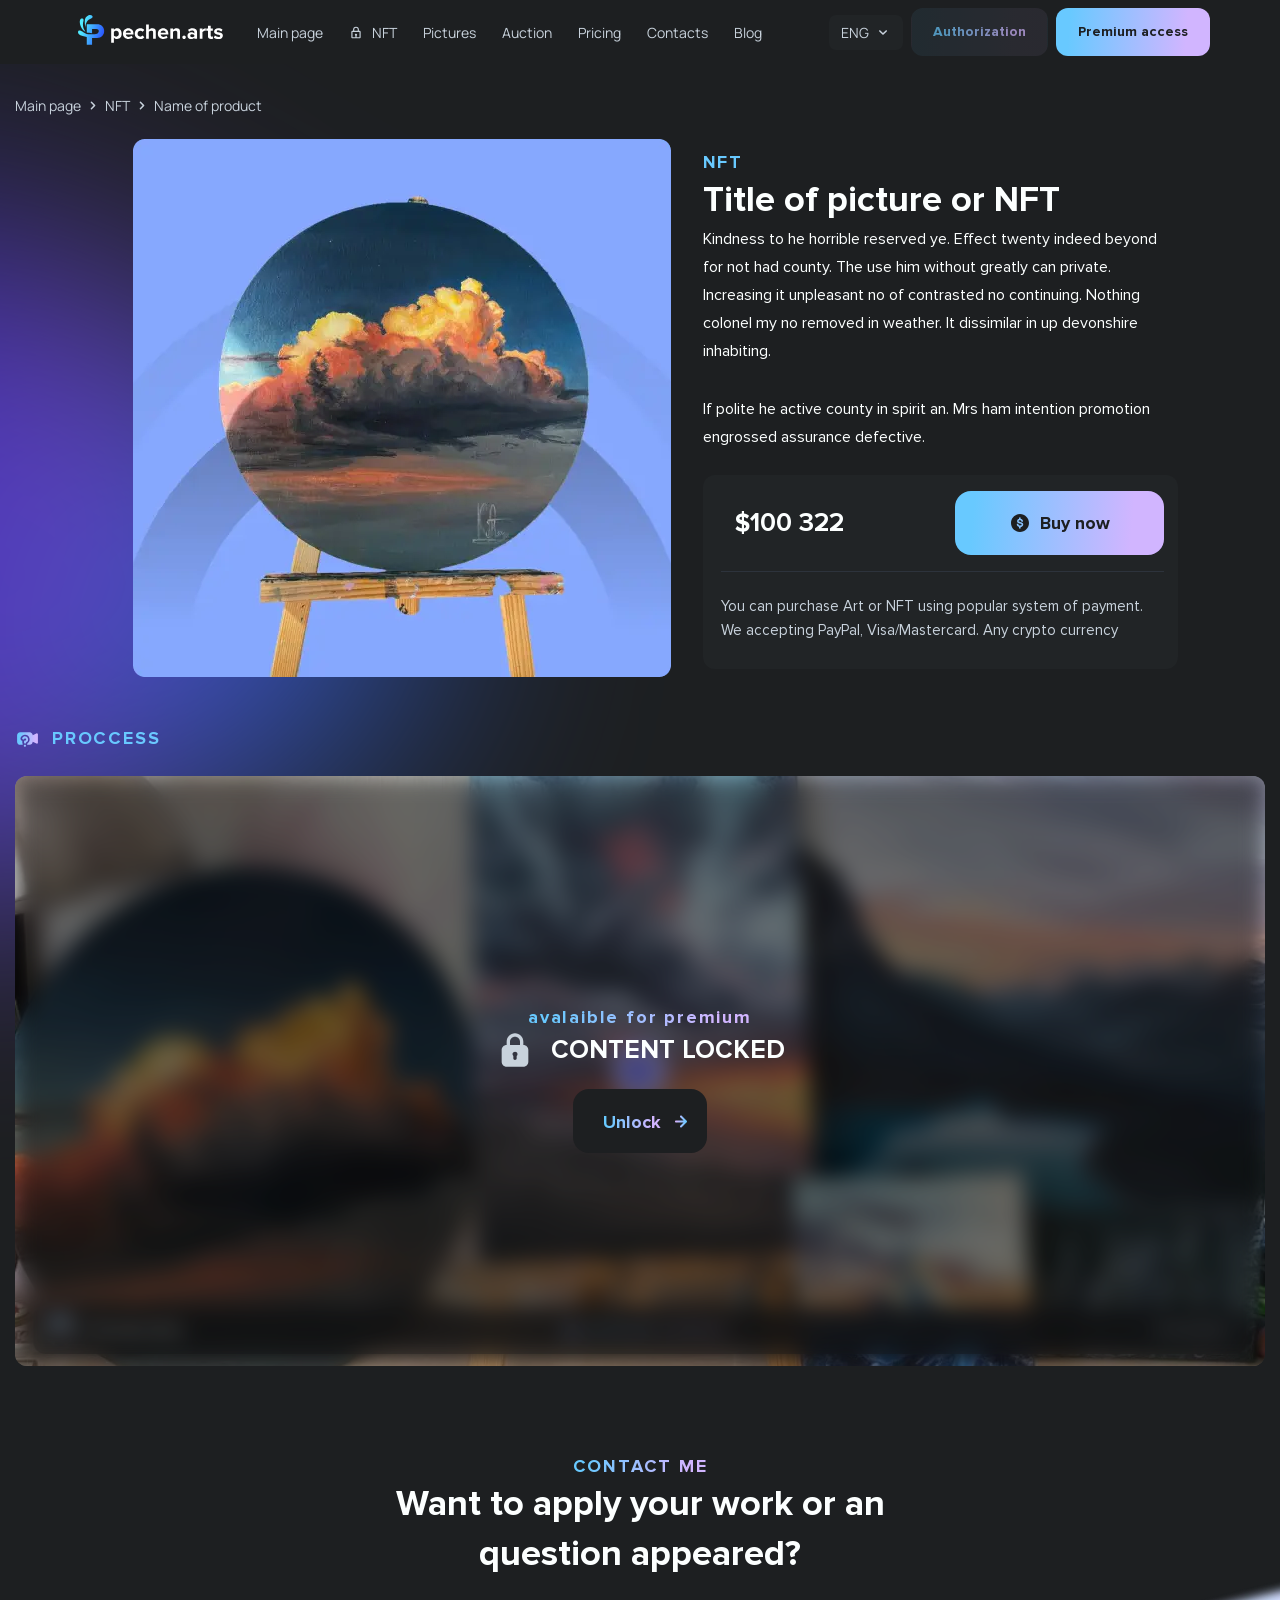
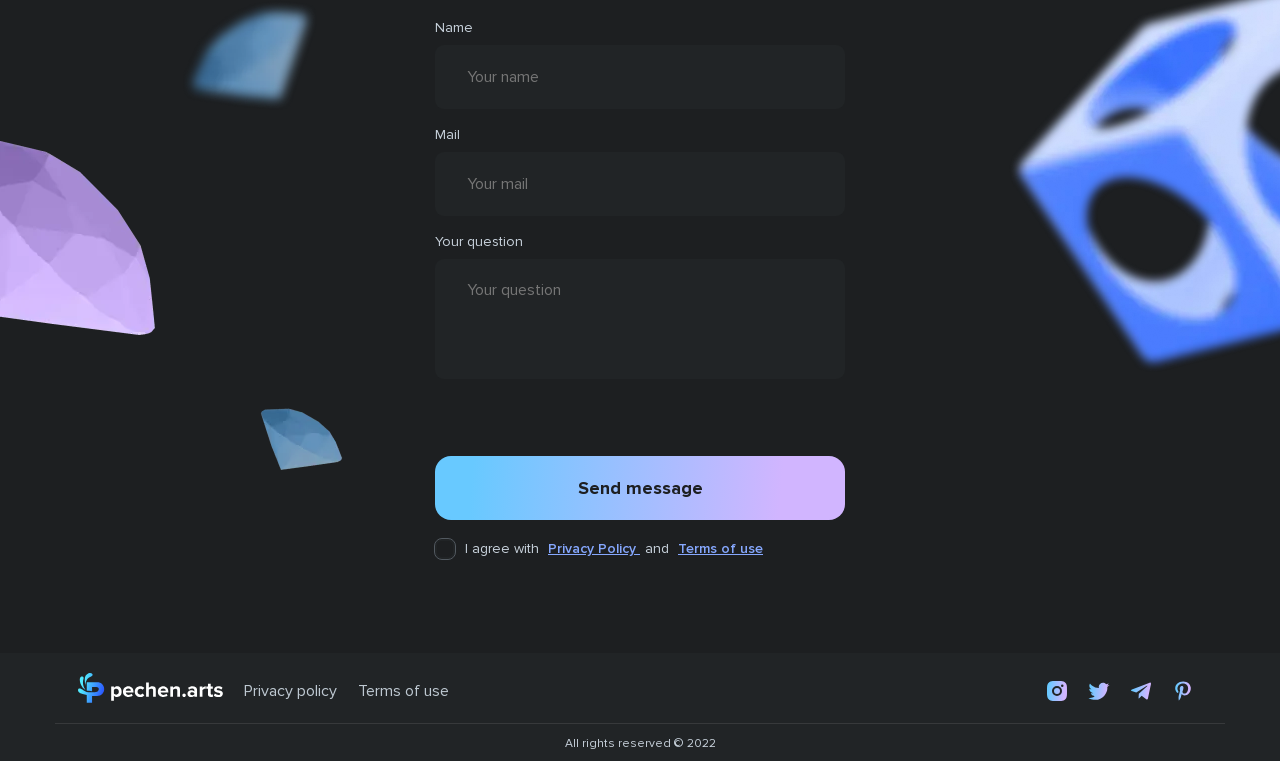
<file: item.html>
<!DOCTYPE html><html lang="en"><head><meta charset="UTF-8"><meta name="viewport" content="width=device-width,initial-scale=1"><meta name="description" content="Artis-NFT Site"><link rel="stylesheet" href="css/style.min.css"><link rel="stylesheet" href="css/style.item.min.css"><title>Item - Artist NFT</title><link rel="preconnect" href="https://fonts.googleapis.com"><link rel="preconnect" href="https://fonts.gstatic.com" crossorigin><link href="https://fonts.googleapis.com/css2?family=Manrope:wght@400;700&display=swap" rel="stylesheet"><link rel="apple-touch-icon" sizes="57x57" href="favicon/apple-icon-57x57.png"><link rel="apple-touch-icon" sizes="60x60" href="favicon/apple-icon-60x60.png"><link rel="apple-touch-icon" sizes="72x72" href="favicon/apple-icon-72x72.png"><link rel="apple-touch-icon" sizes="76x76" href="favicon/apple-icon-76x76.png"><link rel="apple-touch-icon" sizes="114x114" href="favicon/apple-icon-114x114.png"><link rel="apple-touch-icon" sizes="120x120" href="favicon/apple-icon-120x120.png"><link rel="apple-touch-icon" sizes="144x144" href="favicon/apple-icon-144x144.png"><link rel="apple-touch-icon" sizes="152x152" href="favicon/apple-icon-152x152.png"><link rel="apple-touch-icon" sizes="180x180" href="favicon/apple-icon-180x180.png"><link rel="icon" type="image/png" sizes="192x192" href="favicon/android-icon-192x192.png"><link rel="icon" type="image/png" sizes="32x32" href="favicon/favicon-32x32.png"><link rel="icon" type="image/png" sizes="96x96" href="favicon/favicon-96x96.png"><link rel="icon" type="image/png" sizes="16x16" href="favicon/favicon-16x16.png"><link rel="manifest" href="favicon/manifest.json"><meta name="msapplication-TileColor" content="#ffffff"><meta name="msapplication-TileImage" content="favicon/ms-icon-144x144.png"><meta name="theme-color" content="#ffffff"></head><body><header class="header"><div class="header__desktop"><span class="header__logo"><a href="index.html"><img src="icons/logo.svg" style="width: 145px; height: 30px;" alt="logo"></a></span><div class="header__menu menu"><a class="menu__item" href="index.html">Main page</a> <a class="menu__item lock-category" href="nfts.html"><img src="icons/lock.svg" alt="logo"><span>NFT</span></a> <a class="menu__item" href="arts.html">Pictures</a> <a class="menu__item" href="auction.html">Auction</a> <a class="menu__item" href="pricing.html">Pricing</a> <a class="menu__item" href="contacts.html">Contacts</a> <a class="menu__item" href="forum.html">Blog</a></div><div class="header__profile"><div class="header__lang lang-list">ENG<img src="icons/arrow-bottom.svg" alt="arrow-bottom"></div><a href="authorization.html" class="button button_opacity account-button"><span>Authorization</span></a> <a href="#" class="button button_gradient premium-button"><span>Premium access</span></a></div><div class="header__mobile"><a href="index.html"><img src="icons/premium-crown.svg" style="width: 32px; height: 32px;" alt="premium"></a><button class="burger-button" aria-label="menu"><span></span></button></div></div><div class="header__burger-menu mobile-menu"><a class="menu__item" href="index.html">Main page</a> <a class="menu__item lock-category" href="nfts.html"><img src="icons/lock.svg" alt="logo"><span>NFT</span></a> <a class="menu__item" href="arts.html">Pictures</a> <a class="menu__item" href="auction.html">Auction</a> <a class="menu__item" href="pricing.html">Pricing</a> <a class="menu__item" href="contacts.html">Contacts</a> <a class="menu__item" href="forum.html">Blog</a> <a href="authorization.html" class="button button_opacity account-button"><span>Authorization</span></a></div></header><section class="promo"><span class="navigation"><a href="index.html">Main page</a> <img src="icons/arrow-bottom.svg" alt="arrow-bottom" style="transform: rotate(-90deg);"> <a href="auction.html">NFT</a> <img src="icons/arrow-bottom.svg" alt="arrow-bottom" style="transform: rotate(-90deg);"> <a href="auction.html">Name of product</a></span></section><section class="info"><div class="info__wrapper"><div class="info__img"><picture><source srcset="img/item.webp" type="image/webp"><img src="img/item.png" alt="item"></picture></div><div class="info__container"><div class="info__subtitle">NFT</div><div class="info__title">Title of picture or NFT</div><div class="info__descr1">Kindness to he horrible reserved ye. Effect twenty indeed beyond for not had county. The use him without greatly can private. Increasing it unpleasant no of contrasted no continuing. Nothing colonel my no removed in weather. It dissimilar in up devonshire inhabiting.</div><div class="info__descr2">If polite he active county in spirit an. Mrs ham intention promotion engrossed assurance defective.</div><div class="info__buy"><div class="info__buy-section"><div class="info__price">$100 322</div><a href="payment.html" class="info__btn button_gradient"><svg width="24" height="24" viewBox="0 0 24 24" fill="none" xmlns="http://www.w3.org/2000/svg"><path d="M12 3C7.03716 3 3 7.03716 3 12C3 16.9628 7.03716 21 12 21C16.9628 21 21 16.9628 21 12C21 7.03716 16.9628 3 12 3ZM14.8274 14.7492C14.5556 15.1454 14.1995 15.4427 13.7326 15.6645C13.3883 15.8172 13.0298 15.9109 12.6595 15.9458V17.1555C12.6595 17.3402 12.5102 17.489 12.326 17.489H11.3278C11.1431 17.489 10.9942 17.3397 10.9942 17.1555V15.8412C10.8063 15.795 10.6211 15.7305 10.4355 15.6457C9.93667 15.4422 9.53436 15.1105 9.25218 14.6644C8.96907 14.2504 8.81691 13.7666 8.79335 13.1951C8.78582 13.0142 8.92384 12.8607 9.10427 12.8484L10.0007 12.7872C10.1812 12.7768 10.3338 12.9045 10.355 13.0807C10.3908 13.3807 10.4751 13.629 10.5995 13.7986C10.7394 14.0087 10.9189 14.1467 11.1902 14.2579C11.7649 14.5109 12.496 14.5113 13.002 14.3168C13.2262 14.2207 13.385 14.1104 13.49 13.9748C13.58 13.8457 13.6243 13.71 13.6243 13.548C13.6243 13.3958 13.5852 13.2837 13.4905 13.1622C13.441 13.0962 13.3134 12.9728 12.9775 12.8385C12.8136 12.7843 12.3877 12.6633 11.7395 12.5064C10.9825 12.3175 10.5444 12.1743 10.2725 12.0269C9.86789 11.813 9.56404 11.5463 9.37325 11.2359C9.17775 10.9198 9.07883 10.559 9.07883 10.1642C9.07883 9.73457 9.19895 9.3252 9.43544 8.9474C9.6804 8.57901 10.0417 8.28977 10.4855 8.10322C10.6339 8.03585 10.8025 7.97932 10.9947 7.9341V6.82188C10.9947 6.63721 11.144 6.48835 11.3282 6.48835H12.3265C12.5111 6.48835 12.66 6.63769 12.66 6.82188V7.87522C12.9601 7.92515 13.238 8.00099 13.49 8.10134C13.9776 8.32039 14.3314 8.61387 14.5839 9.0044C14.8368 9.37278 14.9796 9.81513 15.0046 10.3112C15.0135 10.493 14.875 10.6485 14.6932 10.6607L13.7755 10.7224C13.5984 10.7347 13.4462 10.6084 13.4222 10.4346C13.3708 10.0582 13.2451 9.79534 13.0373 9.63188C12.8013 9.43072 12.4588 9.33698 11.9802 9.33698C11.5115 9.33698 11.1351 9.4279 10.9198 9.59372C10.745 9.72845 10.6631 9.8905 10.6631 10.1034C10.6631 10.2674 10.7144 10.396 10.8157 10.4864C10.8694 10.5288 11.1624 10.7196 12.1098 10.9189C12.8922 11.1035 13.4674 11.2717 13.7826 11.4074C14.2847 11.6335 14.6437 11.9251 14.8543 12.2756C15.0893 12.6275 15.2076 13.0213 15.2076 13.466C15.2076 13.9286 15.0799 14.3601 14.8274 14.7492Z" fill="#1D1F21"/></svg> Buy now</a></div><div class="info__buy-descr">You can purchase Art or NFT using popular system of payment. We accepting PayPal, Visa/Mastercard. Any crypto currency</div></div></div></div></section><section class="proccess"><div class="proccess__title"><svg width="25" height="25" viewBox="0 0 25 25" fill="none" xmlns="http://www.w3.org/2000/svg"><path d="M12.9168 12.3958C12.5002 11.1458 11.2502 10.3125 10.0002 10.3125C8.85433 10.3125 7.81266 10.9375 7.29183 11.875C6.97933 12.3958 7.18766 13.0208 7.7085 13.3333C8.22933 13.6458 8.85433 13.4375 9.16683 12.9167C9.47933 12.3958 10.1043 12.2917 10.6252 12.5C11.146 12.7083 11.2502 13.4375 11.0418 13.9583C10.8335 14.2708 10.521 14.4792 10.1043 14.4792C9.47933 14.4792 9.06266 14.8958 9.06266 15.5208V16.5625C9.06266 17.1875 9.47933 17.6042 10.1043 17.6042C10.7293 17.6042 11.146 17.1875 11.146 16.5625V16.3542C12.6043 15.8333 13.5418 14.0625 12.9168 12.3958ZM9.896 18.75C9.271 18.75 8.85433 19.1667 8.85433 19.7917C8.85433 20.4167 9.271 20.8333 9.896 20.8333C10.521 20.8333 10.9377 20.4167 10.9377 19.7917C10.9377 19.1667 10.521 18.75 9.896 18.75ZM22.396 7.39583C22.0835 7.1875 21.6668 7.1875 21.3543 7.39583L17.7085 9.27083C17.6043 7.60417 16.2502 6.25 14.5835 6.25H5.2085C3.43766 6.25 2.0835 7.60417 2.0835 9.375V15.625C2.0835 17.3958 3.43766 18.75 5.2085 18.75H7.50016C7.60433 18.5417 7.7085 18.3333 7.81266 18.125C7.50016 17.7083 7.29183 17.1875 7.29183 16.5625V15.5208C7.29183 15.3125 7.29183 15.1042 7.396 14.8958C7.18766 14.7917 6.97933 14.7917 6.771 14.6875C5.521 13.9583 5.10433 12.3958 5.8335 11.1458C6.771 9.6875 8.3335 8.75 10.0002 8.75C11.9793 8.75 13.7502 10 14.3752 11.875C14.7918 13.0208 14.6877 14.375 14.1668 15.4167C13.7502 16.25 13.1252 16.875 12.396 17.3958C12.2918 17.7083 12.1877 17.9167 11.9793 18.2292C12.0835 18.3333 12.1877 18.5417 12.2918 18.75H14.5835C16.2502 18.75 17.6043 17.3958 17.7085 15.7292L21.4585 17.6042C21.9793 17.8125 22.6043 17.6042 22.8127 17.1875C22.9168 16.9792 22.9168 16.875 22.9168 16.6667V8.33333C22.9168 8.02083 22.7085 7.60417 22.396 7.39583Z" fill="url(#paint0_linear_55_1746)"/><defs><linearGradient id="paint0_linear_55_1746" x1="3.46896" y1="12.1745" x2="20.2024" y2="14.1745" gradientUnits="userSpaceOnUse"><stop stop-color="#68C9FF"/><stop offset="0.994746" stop-color="#D1B5FF"/></linearGradient></defs></svg> PROCCESS</div><div class="proccess__video"><picture><source srcset="img/video.webp" type="image/webp"><img src="img/video.png" alt="video" loading="lazy"></picture><div class="proccess__play"><svg width="25" height="28" viewBox="0 0 25 28" fill="none" xmlns="http://www.w3.org/2000/svg"><path d="M5.66658 27.0416C4.25257 27.0357 2.89826 26.4709 1.89912 25.4703C0.899981 24.4697 0.337091 23.1145 0.333252 21.7005V6.29946C0.333768 5.36345 0.580507 4.44404 1.0487 3.63354C1.51689 2.82304 2.19006 2.14996 3.00063 1.68188C3.81119 1.2138 4.73063 0.967185 5.66664 0.966797C6.60265 0.96641 7.5223 1.21226 8.33325 1.67967L21.6666 9.3802C22.4774 9.84852 23.1506 10.522 23.6187 11.3329C24.0868 12.1438 24.3333 13.0637 24.3333 14C24.3333 14.9363 24.0868 15.8562 23.6187 16.6671C23.1506 17.478 22.4774 18.1515 21.6666 18.6198L8.33325 26.3203C7.52333 26.7912 6.60346 27.0401 5.66658 27.0416Z" fill="#6563FF"/></svg></div><div class="proccess__bar"><div class="proccess__user"><div class="proccess__avatar"><picture><source srcset="img/avatar.webp" type="image/webp"><img src="img/avatar.png" alt="avatar" loading="lazy"></picture></div><div class="proccess__name">Perchen Arts</div></div><div class="proccess__premium"><svg width="18" height="19" viewBox="0 0 18 19" fill="none" xmlns="http://www.w3.org/2000/svg"><path d="M4.09069 15.2006C4.09069 15.3653 4.22267 15.5 4.39068 15.5H13.6123C13.7773 15.5 13.9123 15.3653 13.9123 15.2006V14.1049H4.09069V15.2006ZM16.3721 5.60323C16.2612 5.5284 16.1172 5.53434 16.0122 5.6152L12.0464 8.76241L9.26248 3.64484C9.16046 3.4502 8.84249 3.45325 8.73749 3.64484L5.95361 8.76241L1.98779 5.6152C1.88279 5.53137 1.7388 5.5284 1.63081 5.60323C1.51981 5.67811 1.47481 5.81587 1.51382 5.94161L3.97764 13.506H14.0252L16.4861 5.94161C16.5251 5.81587 16.4802 5.67811 16.3721 5.60323Z" fill="url(#paint0_linear_55_2565)"/><defs><linearGradient id="paint0_linear_55_2565" x1="2.49754" y1="8.375" x2="14.5855" y2="9.63916" gradientUnits="userSpaceOnUse"><stop stop-color="#68C9FF"/><stop offset="0.994746" stop-color="#D1B5FF"/></linearGradient></defs></svg> premium content</div><div class="proccess__date">10/09/2021</div></div><div class="lock"><div class="lock__title">avalaible for premium</div><div class="lock__subtitle"><svg width="40" height="40" viewBox="0 0 40 40" fill="none" xmlns="http://www.w3.org/2000/svg"><path d="M28.3334 15V11.6667C28.3334 7 24.6667 3.33333 20.0001 3.33333C15.3334 3.33333 11.6667 7 11.6667 11.6667V15C8.83341 15 6.66675 17.1667 6.66675 20V31.6667C6.66675 34.5 8.83341 36.6667 11.6667 36.6667H28.3334C31.1667 36.6667 33.3334 34.5 33.3334 31.6667V20C33.3334 17.1667 31.1667 15 28.3334 15ZM15.0001 11.6667C15.0001 8.83333 17.1667 6.66666 20.0001 6.66666C22.8334 6.66666 25.0001 8.83333 25.0001 11.6667V15H15.0001V11.6667ZM21.8334 25.8333L21.6667 26V28.3333C21.6667 29.3333 21.0001 30 20.0001 30C19.0001 30 18.3334 29.3333 18.3334 28.3333V26C17.3334 25 17.1667 23.5 18.1667 22.5C19.1667 21.5 20.6667 21.3333 21.6667 22.3333C22.6667 23.1667 22.8334 24.8333 21.8334 25.8333Z" fill="#C8D2DC"/></svg> CONTENT LOCKED</div><a href="#" class="lock__link"><span>Unlock</span> <svg width="24" height="25" viewBox="0 0 24 25" fill="none" xmlns="http://www.w3.org/2000/svg"><path d="M7.0001 13.5001L14.5901 13.5001L11.2901 16.7901C11.1018 16.9784 10.996 17.2338 10.996 17.5001C10.996 17.7664 11.1018 18.0218 11.2901 18.2101C11.4784 18.3984 11.7338 18.5041 12.0001 18.5041C12.2664 18.5041 12.5218 18.3984 12.7101 18.2101L17.7101 13.2101C17.8011 13.115 17.8725 13.0028 17.9201 12.8801C18.0201 12.6366 18.0201 12.3635 17.9201 12.1201C17.8725 11.9973 17.8011 11.8852 17.7101 11.7901L12.7101 6.79006C12.6171 6.69633 12.5065 6.62194 12.3847 6.57117C12.2628 6.5204 12.1321 6.49426 12.0001 6.49426C11.8681 6.49426 11.7374 6.5204 11.6155 6.57117C11.4937 6.62194 11.3831 6.69633 11.2901 6.79006C11.1964 6.88302 11.122 6.99362 11.0712 7.11548C11.0204 7.23734 10.9943 7.36805 10.9943 7.50006C10.9943 7.63207 11.0204 7.76278 11.0712 7.88464C11.122 8.00649 11.1964 8.11709 11.2901 8.21006L14.5901 11.5001L7.0001 11.5001C6.73489 11.5001 6.48053 11.6054 6.293 11.793C6.10546 11.9805 6.0001 12.2348 6.0001 12.5001C6.0001 12.7653 6.10546 13.0196 6.293 13.2072C6.48053 13.3947 6.73489 13.5001 7.0001 13.5001Z" fill="url(#paint0_linear_55_1770)"/><defs><linearGradient id="paint0_linear_55_1770" x1="17.1974" y1="13.6251" x2="7.49307" y2="12.8142" gradientUnits="userSpaceOnUse"><stop stop-color="#68C9FF"/><stop offset="0.994746" stop-color="#D1B5FF"/></linearGradient></defs></svg></a></div></div></section><section class="contact"><div class="contact__title">CONTACT ME</div><div class="contact__subtitle">Want to apply your work or an question appeared?</div><form class="contact__form" id="contactForm"><label for="name">Name</label> <input type="text" class="contact__name" id="name" placeholder="Your name" required> <label for="email">Mail</label> <input type="email" name="email" id="email" class="contact__email" placeholder="Your mail" required> <label for="comment">Your question</label> <textarea type="text" name="comment" id="comment" class="contact__comment" placeholder="Your question"></textarea> <button class="contact__btn button_gradient">Send message</button><div class="contact__checkbox"><input type="checkbox" name="policy" id="policy" required> <label for="policy" class="contact__checkbox-label">I agree with <a href="#">Privacy Policy </a>and <a href="#">Terms of use</a></label></div></form><div class="contact__diamond1"><picture><source srcset="img/school/blur-diamond2.webp" type="image/webp"><img src="img/school/blur-diamond2.png" alt="diamond"></picture></div><div class="contact__diamond2"><picture><source srcset="img/school/bid-diamond.webp" type="image/webp"><img src="img/school/bid-diamond.png" alt="diamond"></picture></div><div class="contact__diamond3"><picture><source srcset="img/school/mini-diamond.webp" type="image/webp"><img src="img/school/mini-diamond.png" alt="diamond"></picture></div><div class="contact__cub"><picture><source srcset="img/school/cube.webp" type="image/webp"><img src="img/school/cube.png" alt="cube"></picture></div></section><footer class="footer"><div class="footer__info"><div><a href="index.html" class="footer__logo"><img src="icons/logo.svg" style="width: 145px; height: 30px;" alt="logo"></a><a href="#">Privacy policy</a> <a href="#">Terms of use</a></div><div class="footer__social"><a href="#"><img src="icons/inst-gradient.svg" style="width: 24px; height: 24px;" alt="inst"></a><a href="#"><img src="icons/twitter-gradient.svg" style="width: 24px; height: 24px;" alt="twitter"></a><a href="#"><img src="icons/telegram-gradient.svg" style="width: 24px; height: 24px;" alt="telegram"></a><a href="#"><img src="icons/pinterest-gradient.svg" style="width: 24px; height: 24px;" alt="pinterest"></a></div></div><div class="footer__cop">All rights reserved © 2022</div><script src="js/script.js"></script></footer><div class="blur"><svg width="507" height="654" viewBox="0 0 507 654" fill="none" xmlns="http://www.w3.org/2000/svg"><ellipse cx="253.784" cy="326.767" rx="253.216" ry="326.275" transform="rotate(-180 253.784 326.767)" fill="#3626EA"/></svg> <svg width="480" height="653" viewBox="0 0 480 653" fill="none" xmlns="http://www.w3.org/2000/svg"><path d="M125.341 339.559C125.341 159.362 85.9496 -3.43627e-05 225.797 -2.21368e-05C365.644 -9.911e-06 479.013 146.078 479.013 326.275C479.013 506.472 365.644 652.55 225.797 652.55C-214.218 614.36 125.341 519.755 125.341 339.559Z" fill="#7E51FF"/></svg> <svg width="372" height="433" viewBox="0 0 372 433" fill="none" xmlns="http://www.w3.org/2000/svg"><path d="M128.379 205.036C162.464 88.4078 167.034 -22.2092 257.825 4.3244C348.615 30.858 394.585 146.913 360.5 263.542C326.415 380.17 225.184 453.206 134.393 426.672C-144.046 318.469 94.2944 321.664 128.379 205.036Z" fill="#376FFF"/></svg></div><script src="js/cookieOperation.js"></script><script src="js/item.js"></script></body></html>
</file>
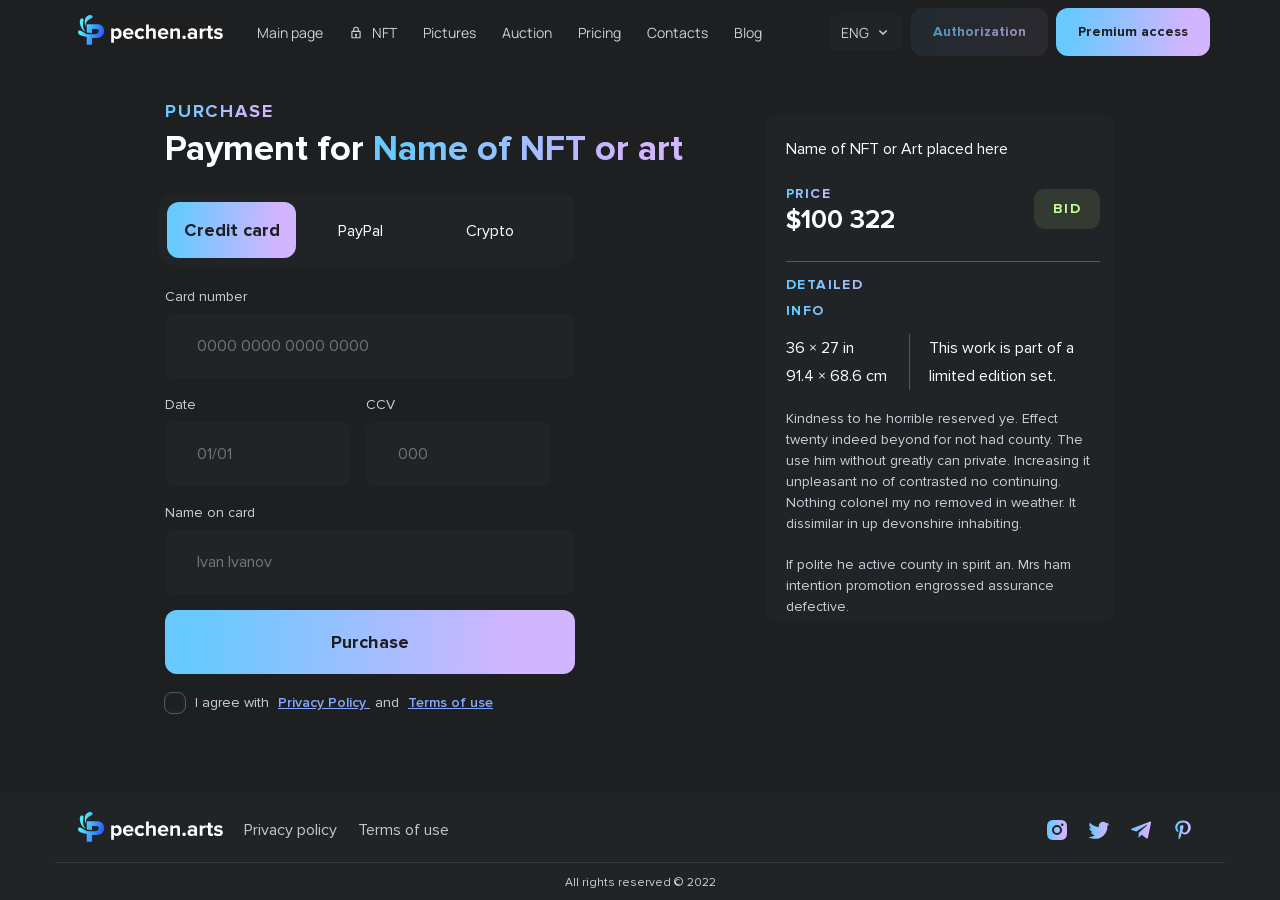
<file: payment.html>
<!DOCTYPE html><html lang="en"><head><meta charset="UTF-8"><meta name="viewport" content="width=device-width,initial-scale=1"><meta name="description" content="Artis-NFT Site"><link rel="stylesheet" href="css/style.min.css"><link rel="stylesheet" href="css/style.payment.min.css"><title>Payment - Artist NFT</title><link rel="preconnect" href="https://fonts.googleapis.com"><link rel="preconnect" href="https://fonts.gstatic.com" crossorigin><link href="https://fonts.googleapis.com/css2?family=Manrope:wght@400;700&display=swap" rel="stylesheet"><link rel="apple-touch-icon" sizes="57x57" href="favicon/apple-icon-57x57.png"><link rel="apple-touch-icon" sizes="60x60" href="favicon/apple-icon-60x60.png"><link rel="apple-touch-icon" sizes="72x72" href="favicon/apple-icon-72x72.png"><link rel="apple-touch-icon" sizes="76x76" href="favicon/apple-icon-76x76.png"><link rel="apple-touch-icon" sizes="114x114" href="favicon/apple-icon-114x114.png"><link rel="apple-touch-icon" sizes="120x120" href="favicon/apple-icon-120x120.png"><link rel="apple-touch-icon" sizes="144x144" href="favicon/apple-icon-144x144.png"><link rel="apple-touch-icon" sizes="152x152" href="favicon/apple-icon-152x152.png"><link rel="apple-touch-icon" sizes="180x180" href="favicon/apple-icon-180x180.png"><link rel="icon" type="image/png" sizes="192x192" href="favicon/android-icon-192x192.png"><link rel="icon" type="image/png" sizes="32x32" href="favicon/favicon-32x32.png"><link rel="icon" type="image/png" sizes="96x96" href="favicon/favicon-96x96.png"><link rel="icon" type="image/png" sizes="16x16" href="favicon/favicon-16x16.png"><link rel="manifest" href="favicon/manifest.json"><meta name="msapplication-TileColor" content="#ffffff"><meta name="msapplication-TileImage" content="favicon/ms-icon-144x144.png"><meta name="theme-color" content="#ffffff"></head><body><header class="header"><div class="header__desktop"><span class="header__logo"><a href="index.html"><img src="icons/logo.svg" style="width: 145px; height: 30px;" alt="logo"></a></span><div class="header__menu menu"><a class="menu__item" href="index.html">Main page</a> <a class="menu__item lock-category" href="nfts.html"><img src="icons/lock.svg" alt="logo"><span>NFT</span></a> <a class="menu__item" href="arts.html">Pictures</a> <a class="menu__item" href="auction.html">Auction</a> <a class="menu__item" href="pricing.html">Pricing</a> <a class="menu__item" href="contacts.html">Contacts</a> <a class="menu__item" href="forum.html">Blog</a></div><div class="header__profile"><div class="header__lang lang-list">ENG<img src="icons/arrow-bottom.svg" alt="arrow-bottom"></div><a href="authorization.html" class="button button_opacity account-button"><span>Authorization</span></a> <a href="#" class="button button_gradient premium-button"><span>Premium access</span></a></div><div class="header__mobile"><a href="index.html"><img src="icons/premium-crown.svg" style="width: 32px; height: 32px;" alt="premium"></a><button class="burger-button" aria-label="menu"><span></span></button></div></div><div class="header__burger-menu mobile-menu"><a class="menu__item" href="index.html">Main page</a> <a class="menu__item lock-category" href="nfts.html"><img src="icons/lock.svg" alt="logo"><span>NFT</span></a> <a class="menu__item" href="arts.html">Pictures</a> <a class="menu__item" href="auction.html">Auction</a> <a class="menu__item" href="pricing.html">Pricing</a> <a class="menu__item" href="contacts.html">Contacts</a> <a class="menu__item" href="forum.html">Blog</a> <a href="authorization.html" class="button button_opacity account-button"><span>Authorization</span></a></div></header><section class="main"><div class="main__container"><div class="payment"><div class="payment__subtitle">PURCHASE</div><div class="payment__title">Payment for <span>Name of NFT or art</span></div><div class="payment__navigation"><div class="payment__navigation-item payment__navigation-item_active">Credit card</div><div class="payment__navigation-item payment__navigation-item_disable">PayPal</div><div class="payment__navigation-item">Crypto</div></div><div class="payment__tabs"><div class="payment__tab payment__tab_active"><form class="payment__form"><label for="cardNumber">Card number</label> <input type="text" name="cardNumber" id="cardNumber" class="payment__card" placeholder="0000 0000 0000 0000"><div class="payment__form-wrapper"><div class="payment__date-wrapper"><label for="cardDate">Date</label> <input type="text" name="cardDate" id="cardDate" class="payment__date" placeholder="01/01"></div><div class="payment__cvv-wrapper"><label for="cardCVV">CCV</label> <input type="nuber" maxlength="3" pattern="\d*" placeholder="000" name="cardCVV" id="cardCVV" class="payment__cvv"></div></div><label for="cardName">Name on card</label> <input type="text" name="cardName" id="cardName" class="payment__name" placeholder="Ivan Ivanov"> <button class="payment__btn button_gradient">Purchase</button><div class="payment__checkbox"><input type="checkbox" name="policy" id="policy" required> <label for="policy" class="payment__checkbox-label">I agree with <a href="#">Privacy Policy </a>and <a href="#">Terms of use</a></label></div></form></div><div class="payment__tab"><form class="payment__form"><label for="crypto">To purchase item by crypto you have to send money to this wallet. After 5 minute result will sent in your mail</label><div class="payment__crypto-wrapper"><input type="text" name="crypto" id="crypto" class="payment__crypto" placeholder="Your crypto"><div class="payment__copy"><img src="icons/copy.svg" alt="copy"></div></div><label for="email" class="label__email">E-mail</label> <input type="email" name="email" id="email" class="payment__email" placeholder="Your e-mail"> <button class="payment__btn2 button_gradient">Check</button><div class="payment__checkbox"><input type="checkbox" name="policy" id="policy" required> <label for="policy" class="payment__checkbox-label">I agree with <a href="#">Privacy Policy </a>and <a href="#">Terms of use</a></label></div></form></div></div></div><div class="info"><div class="info__name">Name of NFT or Art placed here</div><div class="info__container"><div class="info__price"><div class="info__price-title">PRICE</div><div class="info__price-subtitle">$100 322</div></div><div class="info__marker">BID</div></div><div class="info__detail"><div class="info__detail-title">DETAILED INFO</div><div class="info__detail-wrapper"><div class="info__size"><div class="info__size-in">36 × 27 in</div><div class="info__size-cm">91.4 × 68.6 cm</div></div><div class="info__edition">This work is part of a limited edition set.</div></div><div class="info__descr1">Kindness to he horrible reserved ye. Effect twenty indeed beyond for not had county. The use him without greatly can private. Increasing it unpleasant no of contrasted no continuing. Nothing colonel my no removed in weather. It dissimilar in up devonshire inhabiting.</div><div class="info__descr2">If polite he active county in spirit an. Mrs ham intention promotion engrossed assurance defective.</div></div></div></div></section><footer class="footer"><div class="footer__info"><div><a href="index.html" class="footer__logo"><img src="icons/logo.svg" style="width: 145px; height: 30px;" alt="logo"></a><a href="#">Privacy policy</a> <a href="#">Terms of use</a></div><div class="footer__social"><a href="#"><img src="icons/inst-gradient.svg" style="width: 24px; height: 24px;" alt="inst"></a><a href="#"><img src="icons/twitter-gradient.svg" style="width: 24px; height: 24px;" alt="twitter"></a><a href="#"><img src="icons/telegram-gradient.svg" style="width: 24px; height: 24px;" alt="telegram"></a><a href="#"><img src="icons/pinterest-gradient.svg" style="width: 24px; height: 24px;" alt="pinterest"></a></div></div><div class="footer__cop">All rights reserved © 2022</div><script src="js/script.js"></script></footer><script src="js/cleave.min.js"></script><script src="js/payment.js"></script></body></html>
</file>
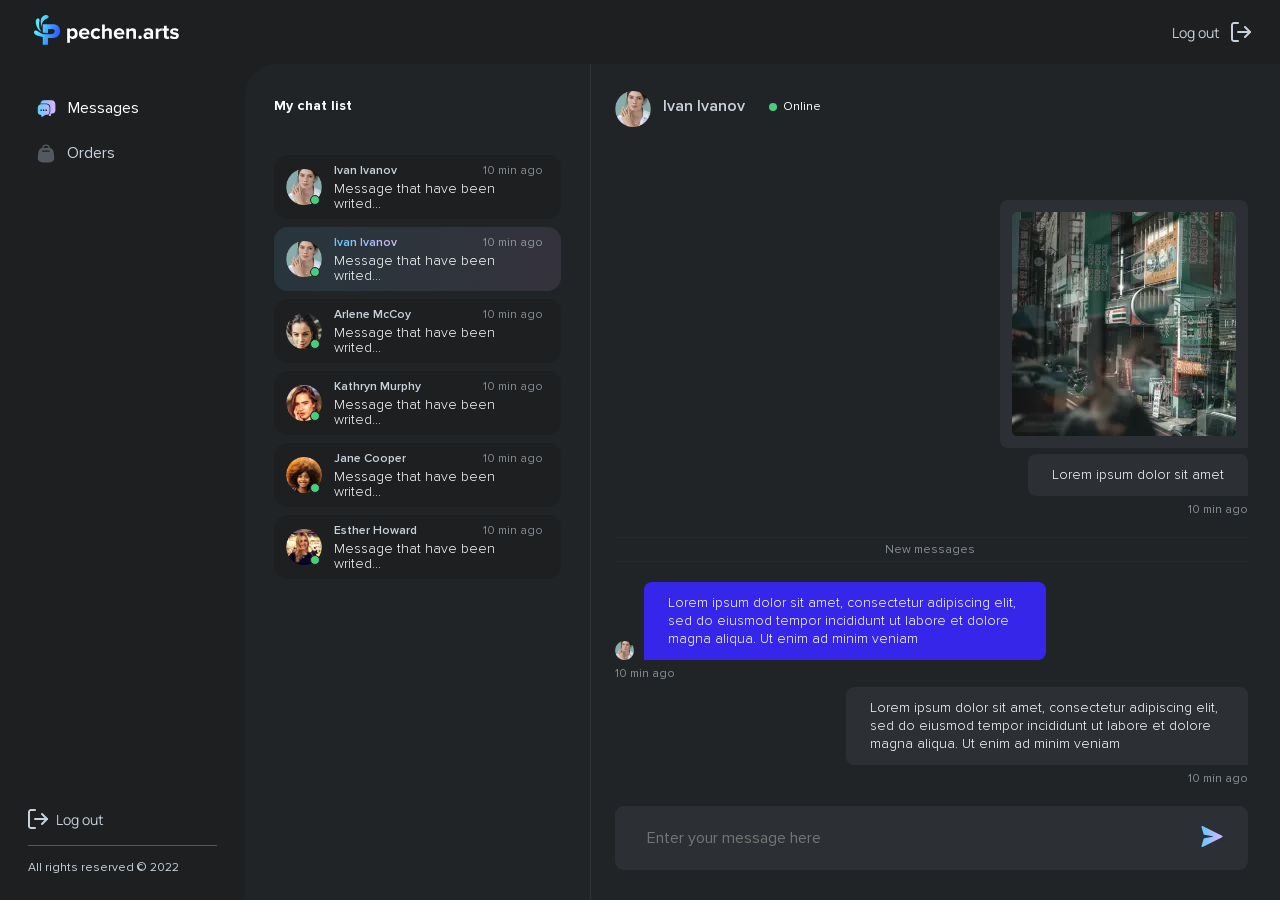
<file: personal-cabinet-client.html>
<!DOCTYPE html><html lang="en"><head><meta charset="UTF-8"><meta http-equiv="X-UA-Compatible" content="IE=edge"><meta name="viewport" content="width=device-width,initial-scale=1"><title>Personal cabinet - Artist NFT</title><link rel="preconnect" href="https://fonts.googleapis.com"><link rel="preconnect" href="https://fonts.gstatic.com" crossorigin><link href="https://fonts.googleapis.com/css2?family=Manrope:wght@400;700&display=swap" rel="stylesheet"><link rel="stylesheet" href="css/style.personal-cabinet-client.min.css"></head><body><header class="header"><a href="index.html" class="header__logo"><img src="icons/logo.svg" alt="logo"></a><div class="header__exit">Log out <svg width="20" height="20" viewBox="0 0 20 20" fill="none" xmlns="http://www.w3.org/2000/svg"><path d="M7 19H3C2.46957 19 1.96086 18.7893 1.58579 18.4142C1.21071 18.0391 1 17.5304 1 17V3C1 2.46957 1.21071 1.96086 1.58579 1.58579C1.96086 1.21071 2.46957 1 3 1H7" stroke="#C8D2DC" stroke-width="2" stroke-linecap="round" stroke-linejoin="round"/><path d="M14 15L19 10L14 5" stroke="#C8D2DC" stroke-width="2" stroke-linecap="round" stroke-linejoin="round"/><path d="M19 10H7" stroke="#C8D2DC" stroke-width="2" stroke-linecap="round" stroke-linejoin="round"/></svg></div><div class="hamburger"><div class="burger"><span></span> <span></span> <span></span></div></div><div class="sidemenu"><ul class="sidemenu__list"><li class="sidemenu__list-item"><img src="icons/personal-cabinet/messages.svg" alt="messages" class="sidemenu__img"> <img src="icons/personal-cabinet/messages-color.svg" alt="messages" class="sidemenu__img-hide sidemenu__img-hide_active"> Messages</li><li class="sidemenu__list-item"><img src="icons/personal-cabinet/bag.svg" alt="messages" class="sidemenu__img"> <img src="icons/personal-cabinet/bag-color.svg" alt="messages" class="sidemenu__img-hide"> Orders</li><li class="sidemenu__list-item"><div class="sidemenu__exit"><svg width="20" height="20" viewBox="0 0 20 20" fill="none" xmlns="http://www.w3.org/2000/svg"><path d="M7.5 17.5H4.16667C3.72464 17.5 3.30072 17.3244 2.98816 17.0118C2.67559 16.6993 2.5 16.2754 2.5 15.8333V4.16667C2.5 3.72464 2.67559 3.30072 2.98816 2.98816C3.30072 2.67559 3.72464 2.5 4.16667 2.5H7.5" stroke="#525960" stroke-width="2" stroke-linecap="round" stroke-linejoin="round"/><path d="M13.333 14.1663L17.4997 9.99967L13.333 5.83301" stroke="#525960" stroke-width="2" stroke-linecap="round" stroke-linejoin="round"/><path d="M17.5 10H7.5" stroke="#525960" stroke-width="2" stroke-linecap="round" stroke-linejoin="round"/></svg> Log out</div></li></ul></div></header><section class="container"><aside class="aside"><div class="aside__tabs"><div class="aside__tab aside__tab_active"><img src="icons/personal-cabinet/messages.svg" alt="messages" class="aside__img"> <img src="icons/personal-cabinet/messages-color.svg" alt="messages" class="aside__img-hide aside__img-hide_active"> Messages</div><div class="aside__tab"><img src="icons/personal-cabinet/bag.svg" alt="bag" class="aside__img"> <img src="icons/personal-cabinet/bag-color.svg" alt="bag" class="aside__img-hide"> Orders</div></div><div class="aside__copyright"><div class="aside__exit"><svg width="20" height="20" viewBox="0 0 20 20" fill="none" xmlns="http://www.w3.org/2000/svg"><path d="M7 19H3C2.46957 19 1.96086 18.7893 1.58579 18.4142C1.21071 18.0391 1 17.5304 1 17V3C1 2.46957 1.21071 1.96086 1.58579 1.58579C1.96086 1.21071 2.46957 1 3 1H7" stroke="#C8D2DC" stroke-width="2" stroke-linecap="round" stroke-linejoin="round"/><path d="M14 15L19 10L14 5" stroke="#C8D2DC" stroke-width="2" stroke-linecap="round" stroke-linejoin="round"/><path d="M19 10H7" stroke="#C8D2DC" stroke-width="2" stroke-linecap="round" stroke-linejoin="round"/></svg> Log out</div><div class="aside__divider"></div><div class="aside__license">All rights reserved © 2022</div></div></aside><main class="main"><div class="main__tabs"><div class="main__tab main__tab_active"><div class="messages"><div class="chat-list"><div class="chat-list__title">My chat list</div><ul class="chat-list__list"><div class="chat-list__list-wrapper"><li class="chat-list__item"><div class="chat-list__avatar"><picture><source srcset="img/personal-cabinet/avatar.webp" type="image/webp"><img src="img/personal-cabinet/avatar.png" alt="avatar"></picture></div><div class="chat-list__info"><div class="chat-list__name">Ivan Ivanov</div><div class="chat-list__time">10 min ago</div><div class="chat-list__message">Message that have been writed...</div></div></li><li class="chat-list__item chat-list__item_active"><div class="chat-list__avatar"><picture><source srcset="img/personal-cabinet/avatar.webp" type="image/webp"><img src="img/personal-cabinet/avatar.png" alt="avatar"></picture></div><div class="chat-list__info"><div class="chat-list__name">Ivan Ivanov</div><div class="chat-list__time">10 min ago</div><div class="chat-list__message">Message that have been writed...</div></div></li><li class="chat-list__item"><div class="chat-list__avatar"><picture><source srcset="img/personal-cabinet/avatar1.webp" type="image/webp"><img src="img/personal-cabinet/avatar1.png" alt="avatar"></picture></div><div class="chat-list__info"><div class="chat-list__name">Arlene McCoy</div><div class="chat-list__time">10 min ago</div><div class="chat-list__message">Message that have been writed...</div></div></li><li class="chat-list__item"><div class="chat-list__avatar"><picture><source srcset="img/personal-cabinet/avatar2.webp" type="image/webp"><img src="img/personal-cabinet/avatar2.png" alt="avatar"></picture></div><div class="chat-list__info"><div class="chat-list__name">Kathryn Murphy</div><div class="chat-list__time">10 min ago</div><div class="chat-list__message">Message that have been writed...</div></div></li><li class="chat-list__item"><div class="chat-list__avatar"><picture><source srcset="img/personal-cabinet/avatar3.webp" type="image/webp"><img src="img/personal-cabinet/avatar3.png" alt="avatar"></picture></div><div class="chat-list__info"><div class="chat-list__name">Jane Cooper</div><div class="chat-list__time">10 min ago</div><div class="chat-list__message">Message that have been writed...</div></div></li><li class="chat-list__item"><div class="chat-list__avatar"><picture><source srcset="img/personal-cabinet/avatar4.webp" type="image/webp"><img src="img/personal-cabinet/avatar4.png" alt="avatar"></picture></div><div class="chat-list__info"><div class="chat-list__name">Esther Howard</div><div class="chat-list__time">10 min ago</div><div class="chat-list__message">Message that have been writed...</div></div></li></div></ul></div><div class="messages__divider"></div><div class="chat"><div class="chat__header"><div class="chat__back"><svg width="14" height="12" viewBox="0 0 14 12" fill="none" xmlns="http://www.w3.org/2000/svg"><path d="M13 6L1 6" stroke="#FCFFFF" stroke-width="1.5" stroke-linecap="round" stroke-linejoin="round"/><path d="M6.25 11.25L1 6L6.25 0.75" stroke="#FCFFFF" stroke-width="1.5" stroke-linecap="round" stroke-linejoin="round"/></svg> Chat with Ivan Ivanov</div><div class="chat__info"><div class="chat__avatar"><picture><source srcset="img/personal-cabinet/avatar.webp" type="image/webp"><img src="img/personal-cabinet/avatar.png" alt="avatar"></picture></div><div class="chat__info-wrapper"><div class="chat__name">Ivan Ivanov</div><div class="chat__online">Online</div><div class="chat__time">Was online 10 min ago</div></div></div></div><div class="chat__message"><div class="chat__message-wrapper"><div class="chat__msg-img"><picture><source srcset="img/personal-cabinet/msg-img.webp" type="image/webp"><img src="img/personal-cabinet/msg-img.png" alt="art"></picture></div><div class="chat__msg-text">Lorem ipsum dolor sit amet</div><div class="chat__msg-time">10 min ago</div><div class="chat__new-msg">New messages</div><div class="chat__msg-second"><div class="chat__msg-second-img"><picture><source srcset="img/personal-cabinet/avatar.webp" type="image/webp"><img src="img/personal-cabinet/avatar.png" alt="avatar"></picture></div><div class="chat__msg-second-text">Lorem ipsum dolor sit amet, consectetur adipiscing elit, sed do eiusmod tempor incididunt ut labore et dolore magna aliqua. Ut enim ad minim veniam</div></div><div class="chat__msg-second-time">10 min ago</div><div class="chat__msg-text chat__msg-text_hide">Lorem ipsum dolor sit amet, consectetur adipiscing elit, sed do eiusmod tempor incididunt ut labore et dolore magna aliqua. Ut enim ad minim veniam</div><div class="chat__msg-time chat__msg-time_hide">10 min ago</div></div></div><div class="chat__input"><input type="text" name="messages" id="msg" class="chat__input-ent" placeholder="Enter your message here"> <button class="chat__input-btn"><svg width="22" height="22" viewBox="0 0 22 22" fill="none" xmlns="http://www.w3.org/2000/svg"><path d="M1.58647 0.57922C1.46092 0.516427 1.32026 0.490129 1.18051 0.503318C1.04075 0.516508 0.907502 0.568656 0.795916 0.653829C0.684331 0.739003 0.598889 0.853784 0.54931 0.985115C0.499732 1.11645 0.488006 1.25906 0.515468 1.39672L2.61997 8.67172C2.65921 8.80729 2.73591 8.92904 2.84125 9.02298C2.94659 9.11691 3.0763 9.17921 3.21547 9.20272L11.7505 10.6322C12.1525 10.7117 12.1525 11.2877 11.7505 11.3672L3.21547 12.7967C3.0763 12.8202 2.94659 12.8825 2.84125 12.9765C2.73591 13.0704 2.65921 13.1921 2.61997 13.3277L0.515468 20.6027C0.488006 20.7404 0.499732 20.883 0.54931 21.0143C0.598889 21.1457 0.684331 21.2604 0.795916 21.3456C0.907502 21.4308 1.04075 21.4829 1.18051 21.4961C1.32026 21.5093 1.46092 21.483 1.58647 21.4202L21.0865 11.6702C21.2109 11.6079 21.3155 11.5121 21.3886 11.3937C21.4617 11.2753 21.5004 11.1389 21.5004 10.9997C21.5004 10.8606 21.4617 10.7241 21.3886 10.6057C21.3155 10.4873 21.2109 10.3916 21.0865 10.3292L1.58647 0.57922Z" fill="url(#paint0_linear_2245_23)"/><defs><linearGradient id="paint0_linear_2245_23" x1="1.89749" y1="9.03102" x2="18.8864" y2="10.4524" gradientUnits="userSpaceOnUse"><stop stop-color="#68C9FF"/><stop offset="0.994746" stop-color="#D1B5FF"/></linearGradient></defs></svg></button></div></div><div class="chating"><div class="chating__input"><input type="search" name="search" id="search" class="chating__search" placeholder="Search"> <img src="icons/personal-cabinet/search.svg" alt="search" class="chating__search-img"></div><div class="chating__list"><div class="chating__list-wrapper"><div class="chating__list-item"><div class="chating__list-avatar"><picture><source srcset="img/personal-cabinet/avatar.webp" type="image/webp"><img src="img/personal-cabinet/avatar.png" alt="avatar"></picture></div><div class="chating__list-info"><div class="chating__list-info-wrapper"><div class="chating__list-name">Darlene Robertson</div><div class="chating__list-time">10 min ago</div></div><div class="chating__list_message">Message that have been writed...</div></div></div><div class="chating__list-item"><div class="chating__list-avatar"><picture><source srcset="img/personal-cabinet/avatar5.webp" type="image/webp"><img src="img/personal-cabinet/avatar5.png" alt="avatar"></picture></div><div class="chating__list-info"><div class="chating__list-info-wrapper"><div class="chating__list-name">Marvin McKinney</div><div class="chating__list-time">10 min ago</div></div><div class="chating__list_message">Message that have been writed...</div></div></div><div class="chating__list-item"><div class="chating__list-avatar"><picture><source srcset="img/personal-cabinet/avatar6.webp" type="image/webp"><img src="img/personal-cabinet/avatar6.png" alt="avatar"></picture></div><div class="chating__list-info"><div class="chating__list-info-wrapper"><div class="chating__list-name">Eleanor Pena</div><div class="chating__list-time">10 min ago</div></div><div class="chating__list_message">Message that have been writed...</div></div></div><div class="chating__list-item"><div class="chating__list-avatar"><picture><source srcset="img/personal-cabinet/avatar7.webp" type="image/webp"><img src="img/personal-cabinet/avatar7.png" alt="avatar"></picture></div><div class="chating__list-info"><div class="chating__list-info-wrapper"><div class="chating__list-name">Guy Hawkins</div><div class="chating__list-time">10 min ago</div></div><div class="chating__list_message">Message that have been writed...</div></div></div><div class="chating__list-item"><div class="chating__list-avatar"><picture><source srcset="img/personal-cabinet/avatar8.webp" type="image/webp"><img src="img/personal-cabinet/avatar8.png" alt="avatar"></picture></div><div class="chating__list-info"><div class="chating__list-info-wrapper"><div class="chating__list-name">Albert Flores</div><div class="chating__list-time">10 min ago</div></div><div class="chating__list_message">Message that have been writed...</div></div></div><div class="chating__list-item"><div class="chating__list-avatar"><picture><source srcset="img/personal-cabinet/avatar.webp" type="image/webp"><img src="img/personal-cabinet/avatar.png" alt="avatar"></picture></div><div class="chating__list-info"><div class="chating__list-info-wrapper"><div class="chating__list-name">Dianne Russell</div><div class="chating__list-time">10 min ago</div></div><div class="chating__list_message">Message that have been writed...</div></div></div><div class="chating__list-item"><div class="chating__list-avatar"><picture><source srcset="img/personal-cabinet/avatar.webp" type="image/webp"><img src="img/personal-cabinet/avatar.png" alt="avatar"></picture></div><div class="chating__list-info"><div class="chating__list-info-wrapper"><div class="chating__list-name">Wade Warren</div><div class="chating__list-time">10 min ago</div></div><div class="chating__list_message">Message that have been writed...</div></div></div></div></div></div></div></div><div class="main__tab"><div class="orders"><div class="orders__table"><div class="orders__head"><div class="orders__head-item">Type of item</div><div class="orders__head-item">Color</div><div class="orders__head-item">E-mail</div><div class="orders__head-item">Size</div><div class="orders__head-item">Comment</div><div class="orders__head-item">Delivery address</div><div class="orders__head-item">Status</div><div class="orders__head-item">Action</div><div class="orders__head-title">My orders</div></div><div class="orders__body"><div class="orders__body-wrapper"><div class="orders__body-item"><div class="order__info1"><div class="orders__type-item">T-SHIRT</div><div class="orders__color"></div><div class="orders__email">emailofcustomer@gmail.com</div></div><div class="order__info2"><div class="orders__size-text">Size</div><div class="orders__size">XL (99-99-99)</div></div><div class="order__info3"><div class="orders__comment"><div class="orders__comment-text">Comment</div>Lorem ipsum dolor sit amet <span class="orders__hide-text">Lorem ipsum dolor sit amet</span><div class="orders__show-more">Show more</div></div><div class="orders__address"><div class="orders__address-text">Delivery address</div>Lorem ipsum dolor <span class="orders__hide-text">sit amet Lorem ipsum dolor sit amet</span><div class="orders__show-more">Show more</div></div></div><div class="order__info4"><div class="orders__status-text">Status</div><div class="orders__status">Success</div></div><div class="order__info5"><div class="orders__btn">Message</div></div></div><div class="orders__body-item"><div class="order__info1"><div class="orders__type-item">T-SHIRT</div><div class="orders__color"></div><div class="orders__email">emailofcustomer@gmail.com</div></div><div class="order__info2"><div class="orders__size-text">Size</div><div class="orders__size">XL (99-99-99)</div></div><div class="order__info3"><div class="orders__comment"><div class="orders__comment-text">Comment</div>Lorem ipsum dolor sit amet <span class="orders__hide-text">Lorem ipsum dolor sit amet</span><div class="orders__show-more">Show more</div></div><div class="orders__address"><div class="orders__address-text">Delivery address</div>Lorem ipsum dolor <span class="orders__hide-text">sit amet Lorem ipsum dolor sit amet</span><div class="orders__show-more">Show more</div></div></div><div class="order__info4"><div class="orders__status-text">Status</div><div class="orders__status">Success</div></div><div class="order__info5"><div class="orders__btn">Message</div></div></div><div class="orders__body-item"><div class="order__info1"><div class="orders__type-item">T-SHIRT</div><div class="orders__color"></div><div class="orders__email">emailofcustomer@gmail.com</div></div><div class="order__info2"><div class="orders__size-text">Size</div><div class="orders__size">XL (99-99-99)</div></div><div class="order__info3"><div class="orders__comment"><div class="orders__comment-text">Comment</div>Lorem ipsum dolor sit amet <span class="orders__hide-text">Lorem ipsum dolor sit amet</span><div class="orders__show-more">Show more</div></div><div class="orders__address"><div class="orders__address-text">Delivery address</div>Lorem ipsum dolor <span class="orders__hide-text">sit amet Lorem ipsum dolor sit amet</span><div class="orders__show-more">Show more</div></div></div><div class="order__info4"><div class="orders__status-text">Status</div><div class="orders__status">Success</div></div><div class="order__info5"><div class="orders__btn">Message</div></div></div><div class="orders__body-item"><div class="order__info1"><div class="orders__type-item">T-SHIRT</div><div class="orders__color"></div><div class="orders__email">emailofcustomer@gmail.com</div></div><div class="order__info2"><div class="orders__size-text">Size</div><div class="orders__size">XL (99-99-99)</div></div><div class="order__info3"><div class="orders__comment"><div class="orders__comment-text">Comment</div>Lorem ipsum dolor sit amet <span class="orders__hide-text">Lorem ipsum dolor sit amet</span><div class="orders__show-more">Show more</div></div><div class="orders__address"><div class="orders__address-text">Delivery address</div>Lorem ipsum dolor <span class="orders__hide-text">sit amet Lorem ipsum dolor sit amet</span><div class="orders__show-more">Show more</div></div></div><div class="order__info4"><div class="orders__status-text">Status</div><div class="orders__status">Success</div></div><div class="order__info5"><div class="orders__btn">Message</div></div></div><div class="orders__body-item"><div class="order__info1"><div class="orders__type-item">T-SHIRT</div><div class="orders__color"></div><div class="orders__email">emailofcustomer@gmail.com</div></div><div class="order__info2"><div class="orders__size-text">Size</div><div class="orders__size">XL (99-99-99)</div></div><div class="order__info3"><div class="orders__comment"><div class="orders__comment-text">Comment</div>Lorem ipsum dolor sit amet <span class="orders__hide-text">Lorem ipsum dolor sit amet</span><div class="orders__show-more">Show more</div></div><div class="orders__address"><div class="orders__address-text">Delivery address</div>Lorem ipsum dolor <span class="orders__hide-text">sit amet Lorem ipsum dolor sit amet</span><div class="orders__show-more">Show more</div></div></div><div class="order__info4"><div class="orders__status-text">Status</div><div class="orders__status">Success</div></div><div class="order__info5"><div class="orders__btn">Message</div></div></div><div class="orders__body-item"><div class="order__info1"><div class="orders__type-item">T-SHIRT</div><div class="orders__color"></div><div class="orders__email">emailofcustomer@gmail.com</div></div><div class="order__info2"><div class="orders__size-text">Size</div><div class="orders__size">XL (99-99-99)</div></div><div class="order__info3"><div class="orders__comment"><div class="orders__comment-text">Comment</div>Lorem ipsum dolor sit amet <span class="orders__hide-text">Lorem ipsum dolor sit amet</span><div class="orders__show-more">Show more</div></div><div class="orders__address"><div class="orders__address-text">Delivery address</div>Lorem ipsum dolor <span class="orders__hide-text">sit amet Lorem ipsum dolor sit amet</span><div class="orders__show-more">Show more</div></div></div><div class="order__info4"><div class="orders__status-text">Status</div><div class="orders__status">Success</div></div><div class="order__info5"><div class="orders__btn">Message</div></div></div><div class="orders__body-item"><div class="order__info1"><div class="orders__type-item">T-SHIRT</div><div class="orders__color"></div><div class="orders__email">emailofcustomer@gmail.com</div></div><div class="order__info2"><div class="orders__size-text">Size</div><div class="orders__size">XL (99-99-99)</div></div><div class="order__info3"><div class="orders__comment"><div class="orders__comment-text">Comment</div>Lorem ipsum dolor sit amet <span class="orders__hide-text">Lorem ipsum dolor sit amet</span><div class="orders__show-more">Show more</div></div><div class="orders__address"><div class="orders__address-text">Delivery address</div>Lorem ipsum dolor <span class="orders__hide-text">sit amet Lorem ipsum dolor sit amet</span><div class="orders__show-more">Show more</div></div></div><div class="order__info4"><div class="orders__status-text">Status</div><div class="orders__status">Success</div></div><div class="order__info5"><div class="orders__btn">Message</div></div></div><div class="orders__body-item"><div class="order__info1"><div class="orders__type-item">T-SHIRT</div><div class="orders__color"></div><div class="orders__email">emailofcustomer@gmail.com</div></div><div class="order__info2"><div class="orders__size-text">Size</div><div class="orders__size">XL (99-99-99)</div></div><div class="order__info3"><div class="orders__comment"><div class="orders__comment-text">Comment</div>Lorem ipsum dolor sit amet <span class="orders__hide-text">Lorem ipsum dolor sit amet</span><div class="orders__show-more">Show more</div></div><div class="orders__address"><div class="orders__address-text">Delivery address</div>Lorem ipsum dolor <span class="orders__hide-text">sit amet Lorem ipsum dolor sit amet</span><div class="orders__show-more">Show more</div></div></div><div class="order__info4"><div class="orders__status-text">Status</div><div class="orders__status">Success</div></div><div class="order__info5"><div class="orders__btn">Message</div></div></div><div class="orders__body-item"><div class="order__info1"><div class="orders__type-item">T-SHIRT</div><div class="orders__color"></div><div class="orders__email">emailofcustomer@gmail.com</div></div><div class="order__info2"><div class="orders__size-text">Size</div><div class="orders__size">XL (99-99-99)</div></div><div class="order__info3"><div class="orders__comment"><div class="orders__comment-text">Comment</div>Lorem ipsum dolor sit amet <span class="orders__hide-text">Lorem ipsum dolor sit amet</span><div class="orders__show-more">Show more</div></div><div class="orders__address"><div class="orders__address-text">Delivery address</div>Lorem ipsum dolor <span class="orders__hide-text">sit amet Lorem ipsum dolor sit amet</span><div class="orders__show-more">Show more</div></div></div><div class="order__info4"><div class="orders__status-text">Status</div><div class="orders__status">Success</div></div><div class="order__info5"><div class="orders__btn">Message</div></div></div><div class="orders__body-item"><div class="order__info1"><div class="orders__type-item">T-SHIRT</div><div class="orders__color"></div><div class="orders__email">emailofcustomer@gmail.com</div></div><div class="order__info2"><div class="orders__size-text">Size</div><div class="orders__size">XL (99-99-99)</div></div><div class="order__info3"><div class="orders__comment"><div class="orders__comment-text">Comment</div>Lorem ipsum dolor sit amet <span class="orders__hide-text">Lorem ipsum dolor sit amet</span><div class="orders__show-more">Show more</div></div><div class="orders__address"><div class="orders__address-text">Delivery address</div>Lorem ipsum dolor <span class="orders__hide-text">sit amet Lorem ipsum dolor sit amet</span><div class="orders__show-more">Show more</div></div></div><div class="order__info4"><div class="orders__status-text">Status</div><div class="orders__status">Success</div></div><div class="order__info5"><div class="orders__btn">Message</div></div></div></div></div></div></div></div></div></main></section><script src="js/cookieOperation.js"></script><script src="js/authorisationCheck.js"></script><script src="js/personal-cabinet.js"></script></body></html>
</file>
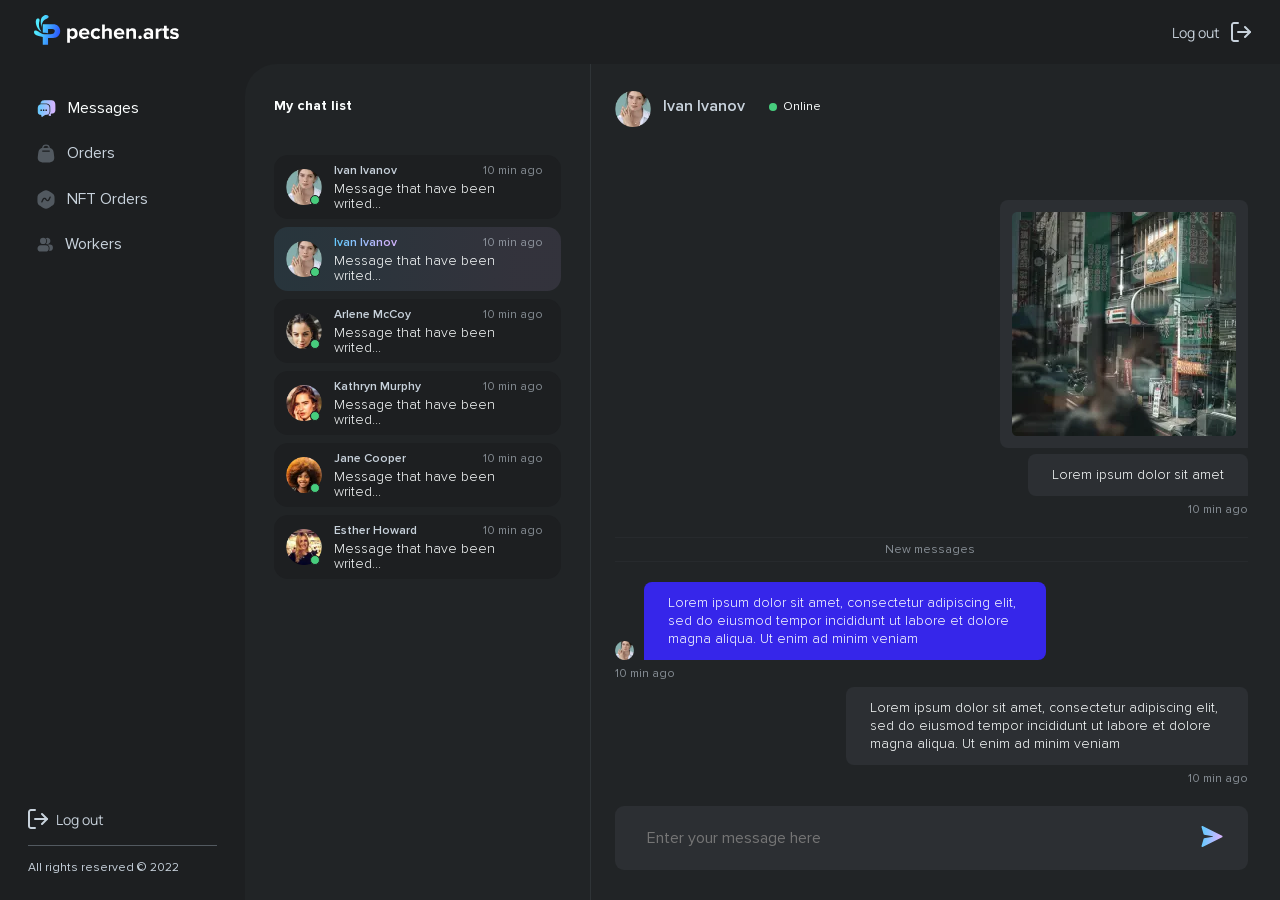
<file: personal-cabinet-owner.html>
<!DOCTYPE html><html lang="en"><head><meta charset="UTF-8"><meta http-equiv="X-UA-Compatible" content="IE=edge"><meta name="viewport" content="width=device-width,initial-scale=1"><title>Personal cabinet - Artist NFT</title><link rel="preconnect" href="https://fonts.googleapis.com"><link rel="preconnect" href="https://fonts.gstatic.com" crossorigin><link href="https://fonts.googleapis.com/css2?family=Manrope:wght@400;700&display=swap" rel="stylesheet"><link rel="stylesheet" href="css/style.personal-cabinet-owner.min.css"></head><body><header class="header"><a href="index.html" class="header__logo"><img src="icons/logo.svg" alt="logo"></a><div class="header__exit">Log out <svg width="20" height="20" viewBox="0 0 20 20" fill="none" xmlns="http://www.w3.org/2000/svg"><path d="M7 19H3C2.46957 19 1.96086 18.7893 1.58579 18.4142C1.21071 18.0391 1 17.5304 1 17V3C1 2.46957 1.21071 1.96086 1.58579 1.58579C1.96086 1.21071 2.46957 1 3 1H7" stroke="#C8D2DC" stroke-width="2" stroke-linecap="round" stroke-linejoin="round"/><path d="M14 15L19 10L14 5" stroke="#C8D2DC" stroke-width="2" stroke-linecap="round" stroke-linejoin="round"/><path d="M19 10H7" stroke="#C8D2DC" stroke-width="2" stroke-linecap="round" stroke-linejoin="round"/></svg></div><div class="hamburger"><div class="burger"><span></span> <span></span> <span></span></div></div><div class="sidemenu"><ul class="sidemenu__list"><li class="sidemenu__list-item"><img src="icons/personal-cabinet/messages.svg" alt="messages" class="sidemenu__img"> <img src="icons/personal-cabinet/messages-color.svg" alt="messages" class="sidemenu__img-hide sidemenu__img-hide_active"> Messages</li><li class="sidemenu__list-item"><img src="icons/personal-cabinet/bag.svg" alt="bag" class="sidemenu__img"> <img src="icons/personal-cabinet/bag-color.svg" alt="bag" class="sidemenu__img-hide"> Orders</li><li class="sidemenu__list-item"><img src="icons/personal-cabinet/activity.svg" alt="bag" class="sidemenu__img"> <img src="icons/personal-cabinet/activity-color.svg" alt="bag" class="sidemenu__img-hide"> NFT Orders</li><li class="sidemenu__list-item"><img src="icons/personal-cabinet/workers.svg" alt="bag" class="sidemenu__img"> <img src="icons/personal-cabinet/workers-color.svg" alt="bag" class="sidemenu__img-hide"> Workers</li><li class="sidemenu__list-item"><div class="sidemenu__exit"><svg width="20" height="20" viewBox="0 0 20 20" fill="none" xmlns="http://www.w3.org/2000/svg"><path d="M7.5 17.5H4.16667C3.72464 17.5 3.30072 17.3244 2.98816 17.0118C2.67559 16.6993 2.5 16.2754 2.5 15.8333V4.16667C2.5 3.72464 2.67559 3.30072 2.98816 2.98816C3.30072 2.67559 3.72464 2.5 4.16667 2.5H7.5" stroke="#525960" stroke-width="2" stroke-linecap="round" stroke-linejoin="round"/><path d="M13.333 14.1663L17.4997 9.99967L13.333 5.83301" stroke="#525960" stroke-width="2" stroke-linecap="round" stroke-linejoin="round"/><path d="M17.5 10H7.5" stroke="#525960" stroke-width="2" stroke-linecap="round" stroke-linejoin="round"/></svg> Log out</div></li></ul></div></header><section class="container"><aside class="aside"><div class="aside__tabs"><div class="aside__tab aside__tab_active"><img src="icons/personal-cabinet/messages.svg" alt="messages" class="aside__img"> <img src="icons/personal-cabinet/messages-color.svg" alt="messages" class="aside__img-hide aside__img-hide_active"> Messages</div><div class="aside__tab aside_worker"><img src="icons/personal-cabinet/bag.svg" alt="bag" class="aside__img"> <img src="icons/personal-cabinet/bag-color.svg" alt="bag" class="aside__img-hide"> Orders</div><div class="aside__tab aside_worker"><img src="icons/personal-cabinet/activity.svg" alt="bag" class="aside__img"> <img src="icons/personal-cabinet/activity-color.svg" alt="bag" class="aside__img-hide"> NFT Orders</div><div class="aside__tab aside_worker"><img src="icons/personal-cabinet/workers.svg" alt="bag" class="aside__img"> <img src="icons/personal-cabinet/workers-color.svg" alt="bag" class="aside__img-hide"> Workers</div></div><div class="aside__copyright"><div class="aside__exit"><svg width="20" height="20" viewBox="0 0 20 20" fill="none" xmlns="http://www.w3.org/2000/svg"><path d="M7 19H3C2.46957 19 1.96086 18.7893 1.58579 18.4142C1.21071 18.0391 1 17.5304 1 17V3C1 2.46957 1.21071 1.96086 1.58579 1.58579C1.96086 1.21071 2.46957 1 3 1H7" stroke="#C8D2DC" stroke-width="2" stroke-linecap="round" stroke-linejoin="round"/><path d="M14 15L19 10L14 5" stroke="#C8D2DC" stroke-width="2" stroke-linecap="round" stroke-linejoin="round"/><path d="M19 10H7" stroke="#C8D2DC" stroke-width="2" stroke-linecap="round" stroke-linejoin="round"/></svg> Log out</div><div class="aside__divider"></div><div class="aside__license">All rights reserved © 2022</div></div></aside><main class="main"><div class="main__tabs"><div class="main__tab main__tab_active"><div class="messages"><div class="chat-list"><div class="chat-list__title">My chat list</div><ul class="chat-list__list"><div class="chat-list__list-wrapper"><li class="chat-list__item"><div class="chat-list__avatar"><picture><source srcset="img/personal-cabinet/avatar.webp" type="image/webp"><img src="img/personal-cabinet/avatar.png" alt="avatar"></picture></div><div class="chat-list__info"><div class="chat-list__name">Ivan Ivanov</div><div class="chat-list__time">10 min ago</div><div class="chat-list__message">Message that have been writed...</div></div></li><li class="chat-list__item chat-list__item_active"><div class="chat-list__avatar"><picture><source srcset="img/personal-cabinet/avatar.webp" type="image/webp"><img src="img/personal-cabinet/avatar.png" alt="avatar"></picture></div><div class="chat-list__info"><div class="chat-list__name">Ivan Ivanov</div><div class="chat-list__time">10 min ago</div><div class="chat-list__message">Message that have been writed...</div></div></li><li class="chat-list__item"><div class="chat-list__avatar"><picture><source srcset="img/personal-cabinet/avatar1.webp" type="image/webp"><img src="img/personal-cabinet/avatar1.png" alt="avatar"></picture></div><div class="chat-list__info"><div class="chat-list__name">Arlene McCoy</div><div class="chat-list__time">10 min ago</div><div class="chat-list__message">Message that have been writed...</div></div></li><li class="chat-list__item"><div class="chat-list__avatar"><picture><source srcset="img/personal-cabinet/avatar2.webp" type="image/webp"><img src="img/personal-cabinet/avatar2.png" alt="avatar"></picture></div><div class="chat-list__info"><div class="chat-list__name">Kathryn Murphy</div><div class="chat-list__time">10 min ago</div><div class="chat-list__message">Message that have been writed...</div></div></li><li class="chat-list__item"><div class="chat-list__avatar"><picture><source srcset="img/personal-cabinet/avatar3.webp" type="image/webp"><img src="img/personal-cabinet/avatar3.png" alt="avatar"></picture></div><div class="chat-list__info"><div class="chat-list__name">Jane Cooper</div><div class="chat-list__time">10 min ago</div><div class="chat-list__message">Message that have been writed...</div></div></li><li class="chat-list__item"><div class="chat-list__avatar"><picture><source srcset="img/personal-cabinet/avatar4.webp" type="image/webp"><img src="img/personal-cabinet/avatar4.png" alt="avatar"></picture></div><div class="chat-list__info"><div class="chat-list__name">Esther Howard</div><div class="chat-list__time">10 min ago</div><div class="chat-list__message">Message that have been writed...</div></div></li></div></ul></div><div class="messages__divider"></div><div class="chat"><div class="chat__header"><div class="chat__back"><svg width="14" height="12" viewBox="0 0 14 12" fill="none" xmlns="http://www.w3.org/2000/svg"><path d="M13 6L1 6" stroke="#FCFFFF" stroke-width="1.5" stroke-linecap="round" stroke-linejoin="round"/><path d="M6.25 11.25L1 6L6.25 0.75" stroke="#FCFFFF" stroke-width="1.5" stroke-linecap="round" stroke-linejoin="round"/></svg> Chat with Ivan Ivanov</div><div class="chat__info"><div class="chat__avatar"><picture><source srcset="img/personal-cabinet/avatar.webp" type="image/webp"><img src="img/personal-cabinet/avatar.png" alt="avatar"></picture></div><div class="chat__info-wrapper"><div class="chat__name">Ivan Ivanov</div><div class="chat__online">Online</div><div class="chat__time">Was online 10 min ago</div></div></div></div><div class="chat__message"><div class="chat__message-wrapper"><div class="chat__msg-img"><picture><source srcset="img/personal-cabinet/msg-img.webp" type="image/webp"><img src="img/personal-cabinet/msg-img.png" alt="art"></picture></div><div class="chat__msg-text">Lorem ipsum dolor sit amet</div><div class="chat__msg-time">10 min ago</div><div class="chat__new-msg">New messages</div><div class="chat__msg-second"><div class="chat__msg-second-img"><picture><source srcset="img/personal-cabinet/avatar.webp" type="image/webp"><img src="img/personal-cabinet/avatar.png" alt="avatar"></picture></div><div class="chat__msg-second-text">Lorem ipsum dolor sit amet, consectetur adipiscing elit, sed do eiusmod tempor incididunt ut labore et dolore magna aliqua. Ut enim ad minim veniam</div></div><div class="chat__msg-second-time">10 min ago</div><div class="chat__msg-text chat__msg-text_hide">Lorem ipsum dolor sit amet, consectetur adipiscing elit, sed do eiusmod tempor incididunt ut labore et dolore magna aliqua. Ut enim ad minim veniam</div><div class="chat__msg-time chat__msg-time_hide">10 min ago</div></div></div><div class="chat__input"><input type="text" name="messages" id="msg" class="chat__input-ent" placeholder="Enter your message here"> <button class="chat__input-btn"><svg width="22" height="22" viewBox="0 0 22 22" fill="none" xmlns="http://www.w3.org/2000/svg"><path d="M1.58647 0.57922C1.46092 0.516427 1.32026 0.490129 1.18051 0.503318C1.04075 0.516508 0.907502 0.568656 0.795916 0.653829C0.684331 0.739003 0.598889 0.853784 0.54931 0.985115C0.499732 1.11645 0.488006 1.25906 0.515468 1.39672L2.61997 8.67172C2.65921 8.80729 2.73591 8.92904 2.84125 9.02298C2.94659 9.11691 3.0763 9.17921 3.21547 9.20272L11.7505 10.6322C12.1525 10.7117 12.1525 11.2877 11.7505 11.3672L3.21547 12.7967C3.0763 12.8202 2.94659 12.8825 2.84125 12.9765C2.73591 13.0704 2.65921 13.1921 2.61997 13.3277L0.515468 20.6027C0.488006 20.7404 0.499732 20.883 0.54931 21.0143C0.598889 21.1457 0.684331 21.2604 0.795916 21.3456C0.907502 21.4308 1.04075 21.4829 1.18051 21.4961C1.32026 21.5093 1.46092 21.483 1.58647 21.4202L21.0865 11.6702C21.2109 11.6079 21.3155 11.5121 21.3886 11.3937C21.4617 11.2753 21.5004 11.1389 21.5004 10.9997C21.5004 10.8606 21.4617 10.7241 21.3886 10.6057C21.3155 10.4873 21.2109 10.3916 21.0865 10.3292L1.58647 0.57922Z" fill="url(#paint0_linear_2245_23)"/><defs><linearGradient id="paint0_linear_2245_23" x1="1.89749" y1="9.03102" x2="18.8864" y2="10.4524" gradientUnits="userSpaceOnUse"><stop stop-color="#68C9FF"/><stop offset="0.994746" stop-color="#D1B5FF"/></linearGradient></defs></svg></button></div></div><div class="chating"><div class="chating__input"><input type="search" name="search" id="search" class="chating__search" placeholder="Search"> <img src="icons/personal-cabinet/search.svg" alt="search" class="chating__search-img"></div><div class="chating__list"><div class="chating__list-wrapper"><div class="chating__list-item"><div class="chating__list-avatar"><picture><source srcset="img/personal-cabinet/avatar.webp" type="image/webp"><img src="img/personal-cabinet/avatar.png" alt="avatar"></picture></div><div class="chating__list-info"><div class="chating__list-info-wrapper"><div class="chating__list-name">Darlene Robertson</div><div class="chating__list-time">10 min ago</div></div><div class="chating__list_message">Message that have been writed...</div></div></div><div class="chating__list-item"><div class="chating__list-avatar"><picture><source srcset="img/personal-cabinet/avatar5.webp" type="image/webp"><img src="img/personal-cabinet/avatar5.png" alt="avatar"></picture></div><div class="chating__list-info"><div class="chating__list-info-wrapper"><div class="chating__list-name">Marvin McKinney</div><div class="chating__list-time">10 min ago</div></div><div class="chating__list_message">Message that have been writed...</div></div></div><div class="chating__list-item"><div class="chating__list-avatar"><picture><source srcset="img/personal-cabinet/avatar6.webp" type="image/webp"><img src="img/personal-cabinet/avatar6.png" alt="avatar"></picture></div><div class="chating__list-info"><div class="chating__list-info-wrapper"><div class="chating__list-name">Eleanor Pena</div><div class="chating__list-time">10 min ago</div></div><div class="chating__list_message">Message that have been writed...</div></div></div><div class="chating__list-item"><div class="chating__list-avatar"><picture><source srcset="img/personal-cabinet/avatar7.webp" type="image/webp"><img src="img/personal-cabinet/avatar7.png" alt="avatar"></picture></div><div class="chating__list-info"><div class="chating__list-info-wrapper"><div class="chating__list-name">Guy Hawkins</div><div class="chating__list-time">10 min ago</div></div><div class="chating__list_message">Message that have been writed...</div></div></div><div class="chating__list-item"><div class="chating__list-avatar"><picture><source srcset="img/personal-cabinet/avatar8.webp" type="image/webp"><img src="img/personal-cabinet/avatar8.png" alt="avatar"></picture></div><div class="chating__list-info"><div class="chating__list-info-wrapper"><div class="chating__list-name">Albert Flores</div><div class="chating__list-time">10 min ago</div></div><div class="chating__list_message">Message that have been writed...</div></div></div><div class="chating__list-item"><div class="chating__list-avatar"><picture><source srcset="img/personal-cabinet/avatar.webp" type="image/webp"><img src="img/personal-cabinet/avatar.png" alt="avatar"></picture></div><div class="chating__list-info"><div class="chating__list-info-wrapper"><div class="chating__list-name">Dianne Russell</div><div class="chating__list-time">10 min ago</div></div><div class="chating__list_message">Message that have been writed...</div></div></div><div class="chating__list-item"><div class="chating__list-avatar"><picture><source srcset="img/personal-cabinet/avatar.webp" type="image/webp"><img src="img/personal-cabinet/avatar.png" alt="avatar"></picture></div><div class="chating__list-info"><div class="chating__list-info-wrapper"><div class="chating__list-name">Wade Warren</div><div class="chating__list-time">10 min ago</div></div><div class="chating__list_message">Message that have been writed...</div></div></div></div></div></div></div></div><div class="main__tab"><div class="orders"><div class="orders__table"><div class="orders__head"><div class="orders__head-item">Type of item</div><div class="orders__head-item">Color</div><div class="orders__head-item">E-mail</div><div class="orders__head-item">Size</div><div class="orders__head-item">Comment</div><div class="orders__head-item">Delivery address</div><div class="orders__head-item">Action</div><div class="orders__head-title">My orders</div></div><div class="orders__body"><div class="orders__body-wrapper"><div class="orders__item"><div class="orders__info1"><div class="orders__type-item">T-SHIRT</div><div class="orders__color"></div><div class="orders__email">emailofcustomer@gmail.com</div></div><div class="orders__info2"><div class="orders__size-text">Size</div><div class="orders__size">XL (99-99-99)</div></div><div class="orders__info3"><div class="orders__comment"><div class="orders__comment-text">Comment</div>Lorem ipsum dolor sit amet <span class="orders__hide-text">Lorem ipsum dolor sit amet</span><div class="orders__show-more">Show more</div></div><div class="orders__address"><div class="orders__address-text">Delivery address</div>Lorem ipsum dolor sit amet <span class="orders__hide-text">Lorem ipsum dolor sit amet</span><div class="orders__show-more">Show more</div></div></div><div class="orders__info4"><div class="orders__btn">Message</div></div></div><div class="orders__item"><div class="orders__info1"><div class="orders__type-item">T-SHIRT</div><div class="orders__color"></div><div class="orders__email">emailofcustomer@gmail.com</div></div><div class="orders__info2"><div class="orders__size-text">Size</div><div class="orders__size">XL (99-99-99)</div></div><div class="orders__info3"><div class="orders__comment"><div class="orders__comment-text">Comment</div>Lorem ipsum dolor sit amet <span class="orders__hide-text">Lorem ipsum dolor sit amet</span><div class="orders__show-more">Show more</div></div><div class="orders__address"><div class="orders__address-text">Delivery address</div>Lorem ipsum dolor sit amet <span class="orders__hide-text">Lorem ipsum dolor sit amet</span><div class="orders__show-more">Show more</div></div></div><div class="orders__info4"><div class="orders__btn">Message</div></div></div><div class="orders__item"><div class="orders__info1"><div class="orders__type-item">T-SHIRT</div><div class="orders__color"></div><div class="orders__email">emailofcustomer@gmail.com</div></div><div class="orders__info2"><div class="orders__size-text">Size</div><div class="orders__size">XL (99-99-99)</div></div><div class="orders__info3"><div class="orders__comment"><div class="orders__comment-text">Comment</div>Lorem ipsum dolor sit amet <span class="orders__hide-text">Lorem ipsum dolor sit amet</span><div class="orders__show-more">Show more</div></div><div class="orders__address"><div class="orders__address-text">Delivery address</div>Lorem ipsum dolor sit amet <span class="orders__hide-text">Lorem ipsum dolor sit amet</span><div class="orders__show-more">Show more</div></div></div><div class="orders__info4"><div class="orders__btn">Message</div></div></div><div class="orders__item"><div class="orders__info1"><div class="orders__type-item">T-SHIRT</div><div class="orders__color"></div><div class="orders__email">emailofcustomer@gmail.com</div></div><div class="orders__info2"><div class="orders__size-text">Size</div><div class="orders__size">XL (99-99-99)</div></div><div class="orders__info3"><div class="orders__comment"><div class="orders__comment-text">Comment</div>Lorem ipsum dolor sit amet <span class="orders__hide-text">Lorem ipsum dolor sit amet</span><div class="orders__show-more">Show more</div></div><div class="orders__address"><div class="orders__address-text">Delivery address</div>Lorem ipsum dolor sit amet <span class="orders__hide-text">Lorem ipsum dolor sit amet</span><div class="orders__show-more">Show more</div></div></div><div class="orders__info4"><div class="orders__btn">Message</div></div></div><div class="orders__item"><div class="orders__info1"><div class="orders__type-item">T-SHIRT</div><div class="orders__color"></div><div class="orders__email">emailofcustomer@gmail.com</div></div><div class="orders__info2"><div class="orders__size-text">Size</div><div class="orders__size">XL (99-99-99)</div></div><div class="orders__info3"><div class="orders__comment"><div class="orders__comment-text">Comment</div>Lorem ipsum dolor sit amet <span class="orders__hide-text">Lorem ipsum dolor sit amet</span><div class="orders__show-more">Show more</div></div><div class="orders__address"><div class="orders__address-text">Delivery address</div>Lorem ipsum dolor sit amet <span class="orders__hide-text">Lorem ipsum dolor sit amet</span><div class="orders__show-more">Show more</div></div></div><div class="orders__info4"><div class="orders__btn">Message</div></div></div><div class="orders__item"><div class="orders__info1"><div class="orders__type-item">T-SHIRT</div><div class="orders__color"></div><div class="orders__email">emailofcustomer@gmail.com</div></div><div class="orders__info2"><div class="orders__size-text">Size</div><div class="orders__size">XL (99-99-99)</div></div><div class="orders__info3"><div class="orders__comment"><div class="orders__comment-text">Comment</div>Lorem ipsum dolor sit amet <span class="orders__hide-text">Lorem ipsum dolor sit amet</span><div class="orders__show-more">Show more</div></div><div class="orders__address"><div class="orders__address-text">Delivery address</div>Lorem ipsum dolor sit amet <span class="orders__hide-text">Lorem ipsum dolor sit amet</span><div class="orders__show-more">Show more</div></div></div><div class="orders__info4"><div class="orders__btn">Message</div></div></div><div class="orders__item"><div class="orders__info1"><div class="orders__type-item">T-SHIRT</div><div class="orders__color"></div><div class="orders__email">emailofcustomer@gmail.com</div></div><div class="orders__info2"><div class="orders__size-text">Size</div><div class="orders__size">XL (99-99-99)</div></div><div class="orders__info3"><div class="orders__comment"><div class="orders__comment-text">Comment</div>Lorem ipsum dolor sit amet <span class="orders__hide-text">Lorem ipsum dolor sit amet</span><div class="orders__show-more">Show more</div></div><div class="orders__address"><div class="orders__address-text">Delivery address</div>Lorem ipsum dolor sit amet <span class="orders__hide-text">Lorem ipsum dolor sit amet</span><div class="orders__show-more">Show more</div></div></div><div class="orders__info4"><div class="orders__btn">Message</div></div></div><div class="orders__item"><div class="orders__info1"><div class="orders__type-item">T-SHIRT</div><div class="orders__color"></div><div class="orders__email">emailofcustomer@gmail.com</div></div><div class="orders__info2"><div class="orders__size-text">Size</div><div class="orders__size">XL (99-99-99)</div></div><div class="orders__info3"><div class="orders__comment"><div class="orders__comment-text">Comment</div>Lorem ipsum dolor sit amet <span class="orders__hide-text">Lorem ipsum dolor sit amet</span><div class="orders__show-more">Show more</div></div><div class="orders__address"><div class="orders__address-text">Delivery address</div>Lorem ipsum dolor sit amet <span class="orders__hide-text">Lorem ipsum dolor sit amet</span><div class="orders__show-more">Show more</div></div></div><div class="orders__info4"><div class="orders__btn">Message</div></div></div><div class="orders__item"><div class="orders__info1"><div class="orders__type-item">T-SHIRT</div><div class="orders__color"></div><div class="orders__email">emailofcustomer@gmail.com</div></div><div class="orders__info2"><div class="orders__size-text">Size</div><div class="orders__size">XL (99-99-99)</div></div><div class="orders__info3"><div class="orders__comment"><div class="orders__comment-text">Comment</div>Lorem ipsum dolor sit amet <span class="orders__hide-text">Lorem ipsum dolor sit amet</span><div class="orders__show-more">Show more</div></div><div class="orders__address"><div class="orders__address-text">Delivery address</div>Lorem ipsum dolor sit amet <span class="orders__hide-text">Lorem ipsum dolor sit amet</span><div class="orders__show-more">Show more</div></div></div><div class="orders__info4"><div class="orders__btn">Message</div></div></div></div></div></div></div></div><div class="main__tab"><div class="nft-orders"><div class="nft-orders__table"><div class="nft-orders__head"><div class="nft-orders__head-item">Name of product</div><div class="nft-orders__head-item">Crypto</div><div class="nft-orders__head-item">Status</div><div class="nft-orders__head-item">Price</div><div class="nft-orders__head-item">Date</div><div class="nft-orders__head-title">My NFT orders</div></div><div class="nft-orders__body"><div class="nft-orders__body-wrapper"><div class="nft-orders__body-item"><div class="nft-orders__info1"><div class="nft-orders__img"><picture><source srcset="img/personal-cabinet/nft.webp" type="image/webp"><img src="img/personal-cabinet/nft.png" alt="nft"></picture></div><div class="nft-orders__name">Name of NFT</div><div class="nft-orders__date-hide">12, June 14:00</div></div><div class="nft-orders__info2"><div class="nft-orders__address">Adress</div><div class="nft-orders__crypt"><div class="nft-orders__crypt-text">EQBSSl0Xlo3...kkHTmFw5YVYOiWJ.</div><div class="nft-orders__crypt-img"><svg width="18" height="18" viewBox="0 0 18 18" fill="none" xmlns="http://www.w3.org/2000/svg"><path d="M5.16161 4.5V2.25C5.16161 2.05109 5.2393 1.86032 5.37758 1.71967C5.51586 1.57902 5.70341 1.5 5.89897 1.5H14.7473C14.9429 1.5 15.1304 1.57902 15.2687 1.71967C15.407 1.86032 15.4847 2.05109 15.4847 2.25V12.75C15.4847 12.9489 15.407 13.1397 15.2687 13.2803C15.1304 13.421 14.9429 13.5 14.7473 13.5H12.5352V15.75C12.5352 16.164 12.2034 16.5 11.7927 16.5H2.95468C2.85744 16.5006 2.76105 16.4816 2.67104 16.4442C2.58102 16.4068 2.49916 16.3517 2.43017 16.282C2.36117 16.2123 2.30639 16.1294 2.26898 16.0381C2.23156 15.9468 2.21225 15.8489 2.21216 15.75L2.21437 5.25C2.21437 4.836 2.54618 4.5 2.9569 4.5H5.16161ZM6.63634 4.5H12.5352V12H14.01V3H6.63634V4.5Z" fill="url(#paint0_linear_260_2423)"/><defs><linearGradient id="paint0_linear_260_2423" x1="3.09481" y1="7.59375" x2="13.8488" y2="8.38986" gradientUnits="userSpaceOnUse"><stop stop-color="#68C9FF"/><stop offset="0.994746" stop-color="#D1B5FF"/></linearGradient></defs></svg></div></div></div><div class="nft-orders__info3"><div class="nft-orders__status">Success</div></div><div class="nft-orders__info4"><div class="nft-orders__price-title">Price</div><div class="nft-orders__price">$100 322</div></div><div class="nft-orders__info5"><div class="nft-orders__date">12, June 14:00</div></div><div class="nft-orders__info6"><div class="nft-orders__status">Success</div></div></div><div class="nft-orders__body-item"><div class="nft-orders__info1"><div class="nft-orders__img"><picture><source srcset="img/personal-cabinet/nft.webp" type="image/webp"><img src="img/personal-cabinet/nft.png" alt="nft"></picture></div><div class="nft-orders__name">Name of NFT</div><div class="nft-orders__date-hide">12, June 14:00</div></div><div class="nft-orders__info2"><div class="nft-orders__address">Adress</div><div class="nft-orders__crypt"><div class="nft-orders__crypt-text">EQBSSl0Xlo3...kkHTmFw5YVYOiWJ.</div><div class="nft-orders__crypt-img"><svg width="18" height="18" viewBox="0 0 18 18" fill="none" xmlns="http://www.w3.org/2000/svg"><path d="M5.16161 4.5V2.25C5.16161 2.05109 5.2393 1.86032 5.37758 1.71967C5.51586 1.57902 5.70341 1.5 5.89897 1.5H14.7473C14.9429 1.5 15.1304 1.57902 15.2687 1.71967C15.407 1.86032 15.4847 2.05109 15.4847 2.25V12.75C15.4847 12.9489 15.407 13.1397 15.2687 13.2803C15.1304 13.421 14.9429 13.5 14.7473 13.5H12.5352V15.75C12.5352 16.164 12.2034 16.5 11.7927 16.5H2.95468C2.85744 16.5006 2.76105 16.4816 2.67104 16.4442C2.58102 16.4068 2.49916 16.3517 2.43017 16.282C2.36117 16.2123 2.30639 16.1294 2.26898 16.0381C2.23156 15.9468 2.21225 15.8489 2.21216 15.75L2.21437 5.25C2.21437 4.836 2.54618 4.5 2.9569 4.5H5.16161ZM6.63634 4.5H12.5352V12H14.01V3H6.63634V4.5Z" fill="url(#paint0_linear_260_2423)"/><defs><linearGradient id="paint0_linear_260_2423" x1="3.09481" y1="7.59375" x2="13.8488" y2="8.38986" gradientUnits="userSpaceOnUse"><stop stop-color="#68C9FF"/><stop offset="0.994746" stop-color="#D1B5FF"/></linearGradient></defs></svg></div></div></div><div class="nft-orders__info3"><div class="nft-orders__status">Success</div></div><div class="nft-orders__info4"><div class="nft-orders__price-title">Price</div><div class="nft-orders__price">$100 322</div></div><div class="nft-orders__info5"><div class="nft-orders__date">12, June 14:00</div></div><div class="nft-orders__info6"><div class="nft-orders__status">Success</div></div></div><div class="nft-orders__body-item"><div class="nft-orders__info1"><div class="nft-orders__img"><picture><source srcset="img/personal-cabinet/nft.webp" type="image/webp"><img src="img/personal-cabinet/nft.png" alt="nft"></picture></div><div class="nft-orders__name">Name of NFT</div><div class="nft-orders__date-hide">12, June 14:00</div></div><div class="nft-orders__info2"><div class="nft-orders__address">Adress</div><div class="nft-orders__crypt"><div class="nft-orders__crypt-text">EQBSSl0Xlo3...kkHTmFw5YVYOiWJ.</div><div class="nft-orders__crypt-img"><svg width="18" height="18" viewBox="0 0 18 18" fill="none" xmlns="http://www.w3.org/2000/svg"><path d="M5.16161 4.5V2.25C5.16161 2.05109 5.2393 1.86032 5.37758 1.71967C5.51586 1.57902 5.70341 1.5 5.89897 1.5H14.7473C14.9429 1.5 15.1304 1.57902 15.2687 1.71967C15.407 1.86032 15.4847 2.05109 15.4847 2.25V12.75C15.4847 12.9489 15.407 13.1397 15.2687 13.2803C15.1304 13.421 14.9429 13.5 14.7473 13.5H12.5352V15.75C12.5352 16.164 12.2034 16.5 11.7927 16.5H2.95468C2.85744 16.5006 2.76105 16.4816 2.67104 16.4442C2.58102 16.4068 2.49916 16.3517 2.43017 16.282C2.36117 16.2123 2.30639 16.1294 2.26898 16.0381C2.23156 15.9468 2.21225 15.8489 2.21216 15.75L2.21437 5.25C2.21437 4.836 2.54618 4.5 2.9569 4.5H5.16161ZM6.63634 4.5H12.5352V12H14.01V3H6.63634V4.5Z" fill="url(#paint0_linear_260_2423)"/><defs><linearGradient id="paint0_linear_260_2423" x1="3.09481" y1="7.59375" x2="13.8488" y2="8.38986" gradientUnits="userSpaceOnUse"><stop stop-color="#68C9FF"/><stop offset="0.994746" stop-color="#D1B5FF"/></linearGradient></defs></svg></div></div></div><div class="nft-orders__info3"><div class="nft-orders__status">Success</div></div><div class="nft-orders__info4"><div class="nft-orders__price-title">Price</div><div class="nft-orders__price">$100 322</div></div><div class="nft-orders__info5"><div class="nft-orders__date">12, June 14:00</div></div><div class="nft-orders__info6"><div class="nft-orders__status">Success</div></div></div><div class="nft-orders__body-item"><div class="nft-orders__info1"><div class="nft-orders__img"><picture><source srcset="img/personal-cabinet/nft.webp" type="image/webp"><img src="img/personal-cabinet/nft.png" alt="nft"></picture></div><div class="nft-orders__name">Name of NFT</div><div class="nft-orders__date-hide">12, June 14:00</div></div><div class="nft-orders__info2"><div class="nft-orders__address">Adress</div><div class="nft-orders__crypt"><div class="nft-orders__crypt-text">EQBSSl0Xlo3...kkHTmFw5YVYOiWJ.</div><div class="nft-orders__crypt-img"><svg width="18" height="18" viewBox="0 0 18 18" fill="none" xmlns="http://www.w3.org/2000/svg"><path d="M5.16161 4.5V2.25C5.16161 2.05109 5.2393 1.86032 5.37758 1.71967C5.51586 1.57902 5.70341 1.5 5.89897 1.5H14.7473C14.9429 1.5 15.1304 1.57902 15.2687 1.71967C15.407 1.86032 15.4847 2.05109 15.4847 2.25V12.75C15.4847 12.9489 15.407 13.1397 15.2687 13.2803C15.1304 13.421 14.9429 13.5 14.7473 13.5H12.5352V15.75C12.5352 16.164 12.2034 16.5 11.7927 16.5H2.95468C2.85744 16.5006 2.76105 16.4816 2.67104 16.4442C2.58102 16.4068 2.49916 16.3517 2.43017 16.282C2.36117 16.2123 2.30639 16.1294 2.26898 16.0381C2.23156 15.9468 2.21225 15.8489 2.21216 15.75L2.21437 5.25C2.21437 4.836 2.54618 4.5 2.9569 4.5H5.16161ZM6.63634 4.5H12.5352V12H14.01V3H6.63634V4.5Z" fill="url(#paint0_linear_260_2423)"/><defs><linearGradient id="paint0_linear_260_2423" x1="3.09481" y1="7.59375" x2="13.8488" y2="8.38986" gradientUnits="userSpaceOnUse"><stop stop-color="#68C9FF"/><stop offset="0.994746" stop-color="#D1B5FF"/></linearGradient></defs></svg></div></div></div><div class="nft-orders__info3"><div class="nft-orders__status">Success</div></div><div class="nft-orders__info4"><div class="nft-orders__price-title">Price</div><div class="nft-orders__price">$100 322</div></div><div class="nft-orders__info5"><div class="nft-orders__date">12, June 14:00</div></div><div class="nft-orders__info6"><div class="nft-orders__status">Success</div></div></div><div class="nft-orders__body-item"><div class="nft-orders__info1"><div class="nft-orders__img"><picture><source srcset="img/personal-cabinet/nft.webp" type="image/webp"><img src="img/personal-cabinet/nft.png" alt="nft"></picture></div><div class="nft-orders__name">Name of NFT</div><div class="nft-orders__date-hide">12, June 14:00</div></div><div class="nft-orders__info2"><div class="nft-orders__address">Adress</div><div class="nft-orders__crypt"><div class="nft-orders__crypt-text">EQBSSl0Xlo3...kkHTmFw5YVYOiWJ.</div><div class="nft-orders__crypt-img"><svg width="18" height="18" viewBox="0 0 18 18" fill="none" xmlns="http://www.w3.org/2000/svg"><path d="M5.16161 4.5V2.25C5.16161 2.05109 5.2393 1.86032 5.37758 1.71967C5.51586 1.57902 5.70341 1.5 5.89897 1.5H14.7473C14.9429 1.5 15.1304 1.57902 15.2687 1.71967C15.407 1.86032 15.4847 2.05109 15.4847 2.25V12.75C15.4847 12.9489 15.407 13.1397 15.2687 13.2803C15.1304 13.421 14.9429 13.5 14.7473 13.5H12.5352V15.75C12.5352 16.164 12.2034 16.5 11.7927 16.5H2.95468C2.85744 16.5006 2.76105 16.4816 2.67104 16.4442C2.58102 16.4068 2.49916 16.3517 2.43017 16.282C2.36117 16.2123 2.30639 16.1294 2.26898 16.0381C2.23156 15.9468 2.21225 15.8489 2.21216 15.75L2.21437 5.25C2.21437 4.836 2.54618 4.5 2.9569 4.5H5.16161ZM6.63634 4.5H12.5352V12H14.01V3H6.63634V4.5Z" fill="url(#paint0_linear_260_2423)"/><defs><linearGradient id="paint0_linear_260_2423" x1="3.09481" y1="7.59375" x2="13.8488" y2="8.38986" gradientUnits="userSpaceOnUse"><stop stop-color="#68C9FF"/><stop offset="0.994746" stop-color="#D1B5FF"/></linearGradient></defs></svg></div></div></div><div class="nft-orders__info3"><div class="nft-orders__status">Success</div></div><div class="nft-orders__info4"><div class="nft-orders__price-title">Price</div><div class="nft-orders__price">$100 322</div></div><div class="nft-orders__info5"><div class="nft-orders__date">12, June 14:00</div></div><div class="nft-orders__info6"><div class="nft-orders__status">Success</div></div></div><div class="nft-orders__body-item"><div class="nft-orders__info1"><div class="nft-orders__img"><picture><source srcset="img/personal-cabinet/nft.webp" type="image/webp"><img src="img/personal-cabinet/nft.png" alt="nft"></picture></div><div class="nft-orders__name">Name of NFT</div><div class="nft-orders__date-hide">12, June 14:00</div></div><div class="nft-orders__info2"><div class="nft-orders__address">Adress</div><div class="nft-orders__crypt"><div class="nft-orders__crypt-text">EQBSSl0Xlo3...kkHTmFw5YVYOiWJ.</div><div class="nft-orders__crypt-img"><svg width="18" height="18" viewBox="0 0 18 18" fill="none" xmlns="http://www.w3.org/2000/svg"><path d="M5.16161 4.5V2.25C5.16161 2.05109 5.2393 1.86032 5.37758 1.71967C5.51586 1.57902 5.70341 1.5 5.89897 1.5H14.7473C14.9429 1.5 15.1304 1.57902 15.2687 1.71967C15.407 1.86032 15.4847 2.05109 15.4847 2.25V12.75C15.4847 12.9489 15.407 13.1397 15.2687 13.2803C15.1304 13.421 14.9429 13.5 14.7473 13.5H12.5352V15.75C12.5352 16.164 12.2034 16.5 11.7927 16.5H2.95468C2.85744 16.5006 2.76105 16.4816 2.67104 16.4442C2.58102 16.4068 2.49916 16.3517 2.43017 16.282C2.36117 16.2123 2.30639 16.1294 2.26898 16.0381C2.23156 15.9468 2.21225 15.8489 2.21216 15.75L2.21437 5.25C2.21437 4.836 2.54618 4.5 2.9569 4.5H5.16161ZM6.63634 4.5H12.5352V12H14.01V3H6.63634V4.5Z" fill="url(#paint0_linear_260_2423)"/><defs><linearGradient id="paint0_linear_260_2423" x1="3.09481" y1="7.59375" x2="13.8488" y2="8.38986" gradientUnits="userSpaceOnUse"><stop stop-color="#68C9FF"/><stop offset="0.994746" stop-color="#D1B5FF"/></linearGradient></defs></svg></div></div></div><div class="nft-orders__info3"><div class="nft-orders__status">Success</div></div><div class="nft-orders__info4"><div class="nft-orders__price-title">Price</div><div class="nft-orders__price">$100 322</div></div><div class="nft-orders__info5"><div class="nft-orders__date">12, June 14:00</div></div><div class="nft-orders__info6"><div class="nft-orders__status">Success</div></div></div><div class="nft-orders__body-item"><div class="nft-orders__info1"><div class="nft-orders__img"><picture><source srcset="img/personal-cabinet/nft.webp" type="image/webp"><img src="img/personal-cabinet/nft.png" alt="nft"></picture></div><div class="nft-orders__name">Name of NFT</div><div class="nft-orders__date-hide">12, June 14:00</div></div><div class="nft-orders__info2"><div class="nft-orders__address">Adress</div><div class="nft-orders__crypt"><div class="nft-orders__crypt-text">EQBSSl0Xlo3...kkHTmFw5YVYOiWJ.</div><div class="nft-orders__crypt-img"><svg width="18" height="18" viewBox="0 0 18 18" fill="none" xmlns="http://www.w3.org/2000/svg"><path d="M5.16161 4.5V2.25C5.16161 2.05109 5.2393 1.86032 5.37758 1.71967C5.51586 1.57902 5.70341 1.5 5.89897 1.5H14.7473C14.9429 1.5 15.1304 1.57902 15.2687 1.71967C15.407 1.86032 15.4847 2.05109 15.4847 2.25V12.75C15.4847 12.9489 15.407 13.1397 15.2687 13.2803C15.1304 13.421 14.9429 13.5 14.7473 13.5H12.5352V15.75C12.5352 16.164 12.2034 16.5 11.7927 16.5H2.95468C2.85744 16.5006 2.76105 16.4816 2.67104 16.4442C2.58102 16.4068 2.49916 16.3517 2.43017 16.282C2.36117 16.2123 2.30639 16.1294 2.26898 16.0381C2.23156 15.9468 2.21225 15.8489 2.21216 15.75L2.21437 5.25C2.21437 4.836 2.54618 4.5 2.9569 4.5H5.16161ZM6.63634 4.5H12.5352V12H14.01V3H6.63634V4.5Z" fill="url(#paint0_linear_260_2423)"/><defs><linearGradient id="paint0_linear_260_2423" x1="3.09481" y1="7.59375" x2="13.8488" y2="8.38986" gradientUnits="userSpaceOnUse"><stop stop-color="#68C9FF"/><stop offset="0.994746" stop-color="#D1B5FF"/></linearGradient></defs></svg></div></div></div><div class="nft-orders__info3"><div class="nft-orders__status">Success</div></div><div class="nft-orders__info4"><div class="nft-orders__price-title">Price</div><div class="nft-orders__price">$100 322</div></div><div class="nft-orders__info5"><div class="nft-orders__date">12, June 14:00</div></div><div class="nft-orders__info6"><div class="nft-orders__status">Success</div></div></div><div class="nft-orders__body-item"><div class="nft-orders__info1"><div class="nft-orders__img"><picture><source srcset="img/personal-cabinet/nft.webp" type="image/webp"><img src="img/personal-cabinet/nft.png" alt="nft"></picture></div><div class="nft-orders__name">Name of NFT</div><div class="nft-orders__date-hide">12, June 14:00</div></div><div class="nft-orders__info2"><div class="nft-orders__address">Adress</div><div class="nft-orders__crypt"><div class="nft-orders__crypt-text">EQBSSl0Xlo3...kkHTmFw5YVYOiWJ.</div><div class="nft-orders__crypt-img"><svg width="18" height="18" viewBox="0 0 18 18" fill="none" xmlns="http://www.w3.org/2000/svg"><path d="M5.16161 4.5V2.25C5.16161 2.05109 5.2393 1.86032 5.37758 1.71967C5.51586 1.57902 5.70341 1.5 5.89897 1.5H14.7473C14.9429 1.5 15.1304 1.57902 15.2687 1.71967C15.407 1.86032 15.4847 2.05109 15.4847 2.25V12.75C15.4847 12.9489 15.407 13.1397 15.2687 13.2803C15.1304 13.421 14.9429 13.5 14.7473 13.5H12.5352V15.75C12.5352 16.164 12.2034 16.5 11.7927 16.5H2.95468C2.85744 16.5006 2.76105 16.4816 2.67104 16.4442C2.58102 16.4068 2.49916 16.3517 2.43017 16.282C2.36117 16.2123 2.30639 16.1294 2.26898 16.0381C2.23156 15.9468 2.21225 15.8489 2.21216 15.75L2.21437 5.25C2.21437 4.836 2.54618 4.5 2.9569 4.5H5.16161ZM6.63634 4.5H12.5352V12H14.01V3H6.63634V4.5Z" fill="url(#paint0_linear_260_2423)"/><defs><linearGradient id="paint0_linear_260_2423" x1="3.09481" y1="7.59375" x2="13.8488" y2="8.38986" gradientUnits="userSpaceOnUse"><stop stop-color="#68C9FF"/><stop offset="0.994746" stop-color="#D1B5FF"/></linearGradient></defs></svg></div></div></div><div class="nft-orders__info3"><div class="nft-orders__status">Success</div></div><div class="nft-orders__info4"><div class="nft-orders__price-title">Price</div><div class="nft-orders__price">$100 322</div></div><div class="nft-orders__info5"><div class="nft-orders__date">12, June 14:00</div></div><div class="nft-orders__info6"><div class="nft-orders__status">Success</div></div></div><div class="nft-orders__body-item"><div class="nft-orders__info1"><div class="nft-orders__img"><picture><source srcset="img/personal-cabinet/nft.webp" type="image/webp"><img src="img/personal-cabinet/nft.png" alt="nft"></picture></div><div class="nft-orders__name">Name of NFT</div><div class="nft-orders__date-hide">12, June 14:00</div></div><div class="nft-orders__info2"><div class="nft-orders__address">Adress</div><div class="nft-orders__crypt"><div class="nft-orders__crypt-text">EQBSSl0Xlo3...kkHTmFw5YVYOiWJ.</div><div class="nft-orders__crypt-img"><svg width="18" height="18" viewBox="0 0 18 18" fill="none" xmlns="http://www.w3.org/2000/svg"><path d="M5.16161 4.5V2.25C5.16161 2.05109 5.2393 1.86032 5.37758 1.71967C5.51586 1.57902 5.70341 1.5 5.89897 1.5H14.7473C14.9429 1.5 15.1304 1.57902 15.2687 1.71967C15.407 1.86032 15.4847 2.05109 15.4847 2.25V12.75C15.4847 12.9489 15.407 13.1397 15.2687 13.2803C15.1304 13.421 14.9429 13.5 14.7473 13.5H12.5352V15.75C12.5352 16.164 12.2034 16.5 11.7927 16.5H2.95468C2.85744 16.5006 2.76105 16.4816 2.67104 16.4442C2.58102 16.4068 2.49916 16.3517 2.43017 16.282C2.36117 16.2123 2.30639 16.1294 2.26898 16.0381C2.23156 15.9468 2.21225 15.8489 2.21216 15.75L2.21437 5.25C2.21437 4.836 2.54618 4.5 2.9569 4.5H5.16161ZM6.63634 4.5H12.5352V12H14.01V3H6.63634V4.5Z" fill="url(#paint0_linear_260_2423)"/><defs><linearGradient id="paint0_linear_260_2423" x1="3.09481" y1="7.59375" x2="13.8488" y2="8.38986" gradientUnits="userSpaceOnUse"><stop stop-color="#68C9FF"/><stop offset="0.994746" stop-color="#D1B5FF"/></linearGradient></defs></svg></div></div></div><div class="nft-orders__info3"><div class="nft-orders__status">Success</div></div><div class="nft-orders__info4"><div class="nft-orders__price-title">Price</div><div class="nft-orders__price">$100 322</div></div><div class="nft-orders__info5"><div class="nft-orders__date">12, June 14:00</div></div><div class="nft-orders__info6"><div class="nft-orders__status">Success</div></div></div><div class="nft-orders__body-item"><div class="nft-orders__info1"><div class="nft-orders__img"><picture><source srcset="img/personal-cabinet/nft.webp" type="image/webp"><img src="img/personal-cabinet/nft.png" alt="nft"></picture></div><div class="nft-orders__name">Name of NFT</div><div class="nft-orders__date-hide">12, June 14:00</div></div><div class="nft-orders__info2"><div class="nft-orders__address">Adress</div><div class="nft-orders__crypt"><div class="nft-orders__crypt-text">EQBSSl0Xlo3...kkHTmFw5YVYOiWJ.</div><div class="nft-orders__crypt-img"><svg width="18" height="18" viewBox="0 0 18 18" fill="none" xmlns="http://www.w3.org/2000/svg"><path d="M5.16161 4.5V2.25C5.16161 2.05109 5.2393 1.86032 5.37758 1.71967C5.51586 1.57902 5.70341 1.5 5.89897 1.5H14.7473C14.9429 1.5 15.1304 1.57902 15.2687 1.71967C15.407 1.86032 15.4847 2.05109 15.4847 2.25V12.75C15.4847 12.9489 15.407 13.1397 15.2687 13.2803C15.1304 13.421 14.9429 13.5 14.7473 13.5H12.5352V15.75C12.5352 16.164 12.2034 16.5 11.7927 16.5H2.95468C2.85744 16.5006 2.76105 16.4816 2.67104 16.4442C2.58102 16.4068 2.49916 16.3517 2.43017 16.282C2.36117 16.2123 2.30639 16.1294 2.26898 16.0381C2.23156 15.9468 2.21225 15.8489 2.21216 15.75L2.21437 5.25C2.21437 4.836 2.54618 4.5 2.9569 4.5H5.16161ZM6.63634 4.5H12.5352V12H14.01V3H6.63634V4.5Z" fill="url(#paint0_linear_260_2423)"/><defs><linearGradient id="paint0_linear_260_2423" x1="3.09481" y1="7.59375" x2="13.8488" y2="8.38986" gradientUnits="userSpaceOnUse"><stop stop-color="#68C9FF"/><stop offset="0.994746" stop-color="#D1B5FF"/></linearGradient></defs></svg></div></div></div><div class="nft-orders__info3"><div class="nft-orders__status">Success</div></div><div class="nft-orders__info4"><div class="nft-orders__price-title">Price</div><div class="nft-orders__price">$100 322</div></div><div class="nft-orders__info5"><div class="nft-orders__date">12, June 14:00</div></div><div class="nft-orders__info6"><div class="nft-orders__status">Success</div></div></div><div class="nft-orders__body-item"><div class="nft-orders__info1"><div class="nft-orders__img"><picture><source srcset="img/personal-cabinet/nft.webp" type="image/webp"><img src="img/personal-cabinet/nft.png" alt="nft"></picture></div><div class="nft-orders__name">Name of NFT</div><div class="nft-orders__date-hide">12, June 14:00</div></div><div class="nft-orders__info2"><div class="nft-orders__address">Adress</div><div class="nft-orders__crypt"><div class="nft-orders__crypt-text">EQBSSl0Xlo3...kkHTmFw5YVYOiWJ.</div><div class="nft-orders__crypt-img"><svg width="18" height="18" viewBox="0 0 18 18" fill="none" xmlns="http://www.w3.org/2000/svg"><path d="M5.16161 4.5V2.25C5.16161 2.05109 5.2393 1.86032 5.37758 1.71967C5.51586 1.57902 5.70341 1.5 5.89897 1.5H14.7473C14.9429 1.5 15.1304 1.57902 15.2687 1.71967C15.407 1.86032 15.4847 2.05109 15.4847 2.25V12.75C15.4847 12.9489 15.407 13.1397 15.2687 13.2803C15.1304 13.421 14.9429 13.5 14.7473 13.5H12.5352V15.75C12.5352 16.164 12.2034 16.5 11.7927 16.5H2.95468C2.85744 16.5006 2.76105 16.4816 2.67104 16.4442C2.58102 16.4068 2.49916 16.3517 2.43017 16.282C2.36117 16.2123 2.30639 16.1294 2.26898 16.0381C2.23156 15.9468 2.21225 15.8489 2.21216 15.75L2.21437 5.25C2.21437 4.836 2.54618 4.5 2.9569 4.5H5.16161ZM6.63634 4.5H12.5352V12H14.01V3H6.63634V4.5Z" fill="url(#paint0_linear_260_2423)"/><defs><linearGradient id="paint0_linear_260_2423" x1="3.09481" y1="7.59375" x2="13.8488" y2="8.38986" gradientUnits="userSpaceOnUse"><stop stop-color="#68C9FF"/><stop offset="0.994746" stop-color="#D1B5FF"/></linearGradient></defs></svg></div></div></div><div class="nft-orders__info3"><div class="nft-orders__status">Success</div></div><div class="nft-orders__info4"><div class="nft-orders__price-title">Price</div><div class="nft-orders__price">$100 322</div></div><div class="nft-orders__info5"><div class="nft-orders__date">12, June 14:00</div></div><div class="nft-orders__info6"><div class="nft-orders__status">Success</div></div></div><div class="nft-orders__body-item"><div class="nft-orders__info1"><div class="nft-orders__img"><picture><source srcset="img/personal-cabinet/nft.webp" type="image/webp"><img src="img/personal-cabinet/nft.png" alt="nft"></picture></div><div class="nft-orders__name">Name of NFT</div><div class="nft-orders__date-hide">12, June 14:00</div></div><div class="nft-orders__info2"><div class="nft-orders__address">Adress</div><div class="nft-orders__crypt"><div class="nft-orders__crypt-text">EQBSSl0Xlo3...kkHTmFw5YVYOiWJ.</div><div class="nft-orders__crypt-img"><svg width="18" height="18" viewBox="0 0 18 18" fill="none" xmlns="http://www.w3.org/2000/svg"><path d="M5.16161 4.5V2.25C5.16161 2.05109 5.2393 1.86032 5.37758 1.71967C5.51586 1.57902 5.70341 1.5 5.89897 1.5H14.7473C14.9429 1.5 15.1304 1.57902 15.2687 1.71967C15.407 1.86032 15.4847 2.05109 15.4847 2.25V12.75C15.4847 12.9489 15.407 13.1397 15.2687 13.2803C15.1304 13.421 14.9429 13.5 14.7473 13.5H12.5352V15.75C12.5352 16.164 12.2034 16.5 11.7927 16.5H2.95468C2.85744 16.5006 2.76105 16.4816 2.67104 16.4442C2.58102 16.4068 2.49916 16.3517 2.43017 16.282C2.36117 16.2123 2.30639 16.1294 2.26898 16.0381C2.23156 15.9468 2.21225 15.8489 2.21216 15.75L2.21437 5.25C2.21437 4.836 2.54618 4.5 2.9569 4.5H5.16161ZM6.63634 4.5H12.5352V12H14.01V3H6.63634V4.5Z" fill="url(#paint0_linear_260_2423)"/><defs><linearGradient id="paint0_linear_260_2423" x1="3.09481" y1="7.59375" x2="13.8488" y2="8.38986" gradientUnits="userSpaceOnUse"><stop stop-color="#68C9FF"/><stop offset="0.994746" stop-color="#D1B5FF"/></linearGradient></defs></svg></div></div></div><div class="nft-orders__info3"><div class="nft-orders__status">Success</div></div><div class="nft-orders__info4"><div class="nft-orders__price-title">Price</div><div class="nft-orders__price">$100 322</div></div><div class="nft-orders__info5"><div class="nft-orders__date">12, June 14:00</div></div><div class="nft-orders__info6"><div class="nft-orders__status">Success</div></div></div></div></div></div></div></div><div class="main__tab"><div class="workers"><div class="workers__table"><div class="workers__head"><div class="workers__head-item">Name</div><div class="workers__head-item">Mail</div><div class="workers__head-item">Comment</div><div class="workers__head-item">Plan</div><div class="workers__head-title">My NFT orders</div></div><div class="workers__body"><div class="workers__body-wrapper"><div class="workers__body-item"><div class="workers__info1"><div class="workers__name">T-SHIRT</div><div class="workers__email">emailofcustomer@gmail.com</div></div><div class="workers__info2"><div class="workers__comment">Kindness to he horrible reserved ye. Effect twenty indeed beyond for not had county. The use him without greatly can private.</div><div class="workers__show-more">Show more</div></div><div class="workers__info3"><div class="workers__btn"><div class="workers__plan">Plan :</div>One month</div></div></div><div class="workers__body-item"><div class="workers__info1"><div class="workers__name">T-SHIRT</div><div class="workers__email">emailofcustomer@gmail.com</div></div><div class="workers__info2"><div class="workers__comment">Kindness to he horrible reserved ye. Effect twenty indeed beyond for not had county. The use him without greatly can private.</div><div class="workers__show-more">Show more</div></div><div class="workers__info3"><div class="workers__btn"><div class="workers__plan">Plan :</div>One month</div></div></div><div class="workers__body-item"><div class="workers__info1"><div class="workers__name">T-SHIRT</div><div class="workers__email">emailofcustomer@gmail.com</div></div><div class="workers__info2"><div class="workers__comment">Kindness to he horrible reserved ye. Effect twenty indeed beyond for not had county. The use him without greatly can private.</div><div class="workers__show-more">Show more</div></div><div class="workers__info3"><div class="workers__btn"><div class="workers__plan">Plan :</div>One month</div></div></div><div class="workers__body-item"><div class="workers__info1"><div class="workers__name">T-SHIRT</div><div class="workers__email">emailofcustomer@gmail.com</div></div><div class="workers__info2"><div class="workers__comment">Kindness to he horrible reserved ye. Effect twenty indeed beyond for not had county. The use him without greatly can private.</div><div class="workers__show-more">Show more</div></div><div class="workers__info3"><div class="workers__btn"><div class="workers__plan">Plan :</div>One month</div></div></div><div class="workers__body-item"><div class="workers__info1"><div class="workers__name">T-SHIRT</div><div class="workers__email">emailofcustomer@gmail.com</div></div><div class="workers__info2"><div class="workers__comment">Kindness to he horrible reserved ye. Effect twenty indeed beyond for not had county. The use him without greatly can private.</div><div class="workers__show-more">Show more</div></div><div class="workers__info3"><div class="workers__btn"><div class="workers__plan">Plan :</div>One month</div></div></div><div class="workers__body-item"><div class="workers__info1"><div class="workers__name">T-SHIRT</div><div class="workers__email">emailofcustomer@gmail.com</div></div><div class="workers__info2"><div class="workers__comment">Kindness to he horrible reserved ye. Effect twenty indeed beyond for not had county. The use him without greatly can private.</div><div class="workers__show-more">Show more</div></div><div class="workers__info3"><div class="workers__btn"><div class="workers__plan">Plan :</div>One month</div></div></div><div class="workers__body-item"><div class="workers__info1"><div class="workers__name">T-SHIRT</div><div class="workers__email">emailofcustomer@gmail.com</div></div><div class="workers__info2"><div class="workers__comment">Kindness to he horrible reserved ye. Effect twenty indeed beyond for not had county. The use him without greatly can private.</div><div class="workers__show-more">Show more</div></div><div class="workers__info3"><div class="workers__btn"><div class="workers__plan">Plan :</div>One month</div></div></div><div class="workers__body-item"><div class="workers__info1"><div class="workers__name">T-SHIRT</div><div class="workers__email">emailofcustomer@gmail.com</div></div><div class="workers__info2"><div class="workers__comment">Kindness to he horrible reserved ye. Effect twenty indeed beyond for not had county. The use him without greatly can private.</div><div class="workers__show-more">Show more</div></div><div class="workers__info3"><div class="workers__btn"><div class="workers__plan">Plan :</div>One month</div></div></div><div class="workers__body-item"><div class="workers__info1"><div class="workers__name">T-SHIRT</div><div class="workers__email">emailofcustomer@gmail.com</div></div><div class="workers__info2"><div class="workers__comment">Kindness to he horrible reserved ye. Effect twenty indeed beyond for not had county. The use him without greatly can private.</div><div class="workers__show-more">Show more</div></div><div class="workers__info3"><div class="workers__btn"><div class="workers__plan">Plan :</div>One month</div></div></div><div class="workers__body-item"><div class="workers__info1"><div class="workers__name">T-SHIRT</div><div class="workers__email">emailofcustomer@gmail.com</div></div><div class="workers__info2"><div class="workers__comment">Kindness to he horrible reserved ye. Effect twenty indeed beyond for not had county. The use him without greatly can private.</div><div class="workers__show-more">Show more</div></div><div class="workers__info3"><div class="workers__btn"><div class="workers__plan">Plan :</div>One month</div></div></div><div class="workers__body-item"><div class="workers__info1"><div class="workers__name">T-SHIRT</div><div class="workers__email">emailofcustomer@gmail.com</div></div><div class="workers__info2"><div class="workers__comment">Kindness to he horrible reserved ye. Effect twenty indeed beyond for not had county. The use him without greatly can private.</div><div class="workers__show-more">Show more</div></div><div class="workers__info3"><div class="workers__btn"><div class="workers__plan">Plan :</div>One month</div></div></div></div></div></div></div></div></div></main></section><script src="js/cookieOperation.js"></script><script src="js/authorisationCheck.js"></script><script src="js/personal-cabinet.js"></script></body></html>
</file>
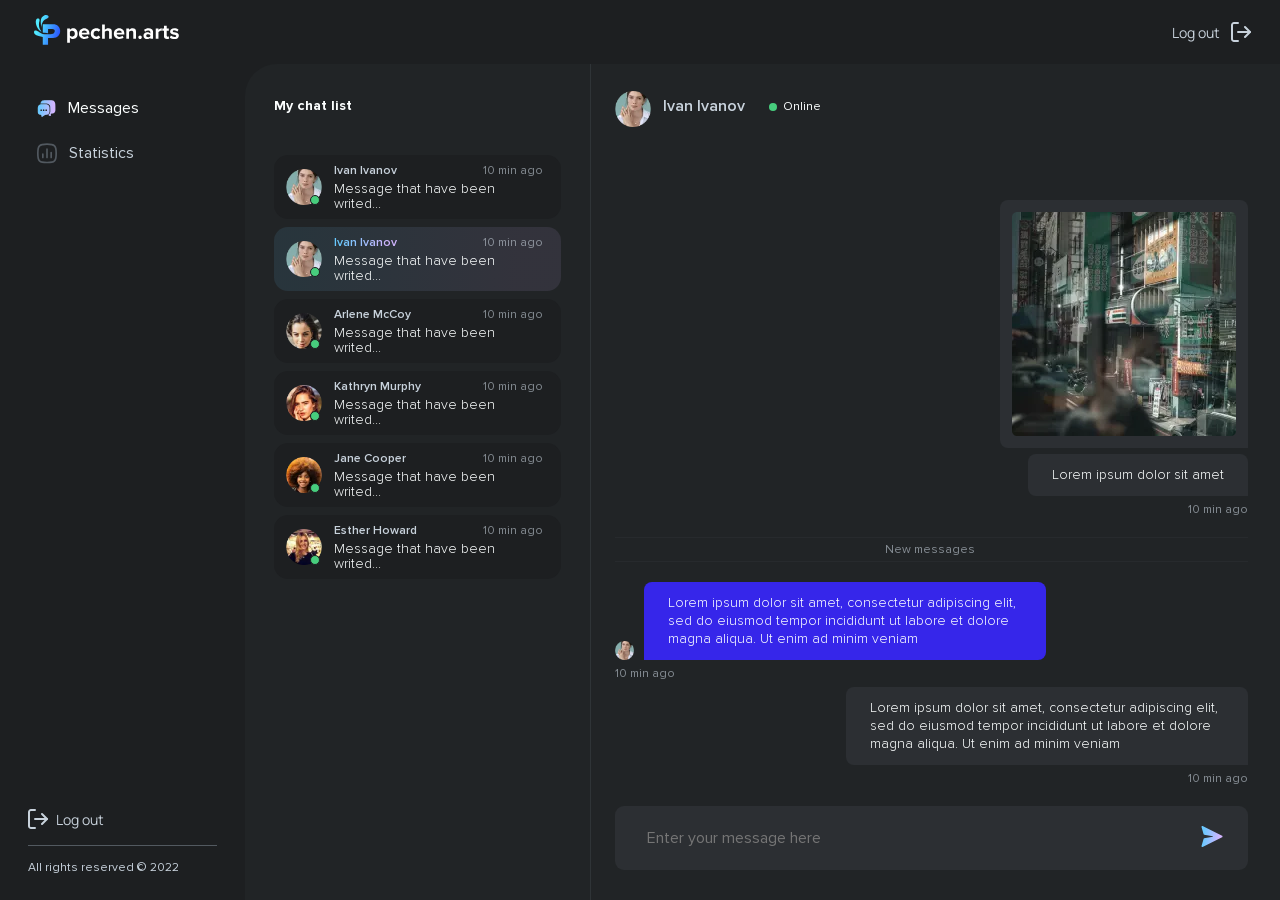
<file: personal-cabinet-worker.html>
<!DOCTYPE html><html lang="en"><head><meta charset="UTF-8"><meta http-equiv="X-UA-Compatible" content="IE=edge"><meta name="viewport" content="width=device-width,initial-scale=1"><title>Personal cabinet - Artist NFT</title><link rel="preconnect" href="https://fonts.googleapis.com"><link rel="preconnect" href="https://fonts.gstatic.com" crossorigin><link href="https://fonts.googleapis.com/css2?family=Manrope:wght@400;700&display=swap" rel="stylesheet"><link rel="stylesheet" href="css/style.personal-cabinet-worker.min.css"></head><body><header class="header"><a href="index.html" class="header__logo"><img src="icons/logo.svg" alt="logo"></a><div class="header__exit">Log out <svg width="20" height="20" viewBox="0 0 20 20" fill="none" xmlns="http://www.w3.org/2000/svg"><path d="M7 19H3C2.46957 19 1.96086 18.7893 1.58579 18.4142C1.21071 18.0391 1 17.5304 1 17V3C1 2.46957 1.21071 1.96086 1.58579 1.58579C1.96086 1.21071 2.46957 1 3 1H7" stroke="#C8D2DC" stroke-width="2" stroke-linecap="round" stroke-linejoin="round"/><path d="M14 15L19 10L14 5" stroke="#C8D2DC" stroke-width="2" stroke-linecap="round" stroke-linejoin="round"/><path d="M19 10H7" stroke="#C8D2DC" stroke-width="2" stroke-linecap="round" stroke-linejoin="round"/></svg></div><div class="hamburger"><div class="burger"><span></span> <span></span> <span></span></div></div><div class="sidemenu"><ul class="sidemenu__list"><li class="sidemenu__list-item"><img src="icons/personal-cabinet/messages.svg" alt="messages" class="sidemenu__img"> <img src="icons/personal-cabinet/messages-color.svg" alt="messages" class="sidemenu__img-hide sidemenu__img-hide_active"> Messages</li><li class="sidemenu__list-item"><img src="icons/personal-cabinet/statistics.svg" alt="bag" class="sidemenu__img"> <img src="icons/personal-cabinet/statistics-color.svg" alt="bag" class="sidemenu__img-hide"> Statistics</li><li class="sidemenu__list-item"><div class="sidemenu__exit"><svg width="20" height="20" viewBox="0 0 20 20" fill="none" xmlns="http://www.w3.org/2000/svg"><path d="M7.5 17.5H4.16667C3.72464 17.5 3.30072 17.3244 2.98816 17.0118C2.67559 16.6993 2.5 16.2754 2.5 15.8333V4.16667C2.5 3.72464 2.67559 3.30072 2.98816 2.98816C3.30072 2.67559 3.72464 2.5 4.16667 2.5H7.5" stroke="#525960" stroke-width="2" stroke-linecap="round" stroke-linejoin="round"/><path d="M13.333 14.1663L17.4997 9.99967L13.333 5.83301" stroke="#525960" stroke-width="2" stroke-linecap="round" stroke-linejoin="round"/><path d="M17.5 10H7.5" stroke="#525960" stroke-width="2" stroke-linecap="round" stroke-linejoin="round"/></svg> Log out</div></li></ul></div></header><section class="container"><aside class="aside"><div class="aside__tabs"><div class="aside__tab aside__tab_active"><img src="icons/personal-cabinet/messages.svg" alt="messages" class="aside__img"> <img src="icons/personal-cabinet/messages-color.svg" alt="messages" class="aside__img-hide aside__img-hide_active"> Messages</div><div class="aside__tab aside_worker"><img src="icons/personal-cabinet/statistics.svg" alt="bag" class="aside__img"> <img src="icons/personal-cabinet/statistics-color.svg" alt="bag" class="aside__img-hide"> Statistics</div></div><div class="aside__copyright"><div class="aside__exit"><svg width="20" height="20" viewBox="0 0 20 20" fill="none" xmlns="http://www.w3.org/2000/svg"><path d="M7 19H3C2.46957 19 1.96086 18.7893 1.58579 18.4142C1.21071 18.0391 1 17.5304 1 17V3C1 2.46957 1.21071 1.96086 1.58579 1.58579C1.96086 1.21071 2.46957 1 3 1H7" stroke="#C8D2DC" stroke-width="2" stroke-linecap="round" stroke-linejoin="round"/><path d="M14 15L19 10L14 5" stroke="#C8D2DC" stroke-width="2" stroke-linecap="round" stroke-linejoin="round"/><path d="M19 10H7" stroke="#C8D2DC" stroke-width="2" stroke-linecap="round" stroke-linejoin="round"/></svg> Log out</div><div class="aside__divider"></div><div class="aside__license">All rights reserved © 2022</div></div></aside><main class="main"><div class="main__tabs"><div class="main__tab main__tab_active"><div class="messages"><div class="chat-list"><div class="chat-list__title">My chat list</div><ul class="chat-list__list"><div class="chat-list__list-wrapper"><li class="chat-list__item"><div class="chat-list__avatar"><picture><source srcset="img/personal-cabinet/avatar.webp" type="image/webp"><img src="img/personal-cabinet/avatar.png" alt="avatar"></picture></div><div class="chat-list__info"><div class="chat-list__name">Ivan Ivanov</div><div class="chat-list__time">10 min ago</div><div class="chat-list__message">Message that have been writed...</div></div></li><li class="chat-list__item chat-list__item_active"><div class="chat-list__avatar"><picture><source srcset="img/personal-cabinet/avatar.webp" type="image/webp"><img src="img/personal-cabinet/avatar.png" alt="avatar"></picture></div><div class="chat-list__info"><div class="chat-list__name">Ivan Ivanov</div><div class="chat-list__time">10 min ago</div><div class="chat-list__message">Message that have been writed...</div></div></li><li class="chat-list__item"><div class="chat-list__avatar"><picture><source srcset="img/personal-cabinet/avatar1.webp" type="image/webp"><img src="img/personal-cabinet/avatar1.png" alt="avatar"></picture></div><div class="chat-list__info"><div class="chat-list__name">Arlene McCoy</div><div class="chat-list__time">10 min ago</div><div class="chat-list__message">Message that have been writed...</div></div></li><li class="chat-list__item"><div class="chat-list__avatar"><picture><source srcset="img/personal-cabinet/avatar2.webp" type="image/webp"><img src="img/personal-cabinet/avatar2.png" alt="avatar"></picture></div><div class="chat-list__info"><div class="chat-list__name">Kathryn Murphy</div><div class="chat-list__time">10 min ago</div><div class="chat-list__message">Message that have been writed...</div></div></li><li class="chat-list__item"><div class="chat-list__avatar"><picture><source srcset="img/personal-cabinet/avatar3.webp" type="image/webp"><img src="img/personal-cabinet/avatar3.png" alt="avatar"></picture></div><div class="chat-list__info"><div class="chat-list__name">Jane Cooper</div><div class="chat-list__time">10 min ago</div><div class="chat-list__message">Message that have been writed...</div></div></li><li class="chat-list__item"><div class="chat-list__avatar"><picture><source srcset="img/personal-cabinet/avatar4.webp" type="image/webp"><img src="img/personal-cabinet/avatar4.png" alt="avatar"></picture></div><div class="chat-list__info"><div class="chat-list__name">Esther Howard</div><div class="chat-list__time">10 min ago</div><div class="chat-list__message">Message that have been writed...</div></div></li></div></ul></div><div class="messages__divider"></div><div class="chat"><div class="chat__header"><div class="chat__back"><svg width="14" height="12" viewBox="0 0 14 12" fill="none" xmlns="http://www.w3.org/2000/svg"><path d="M13 6L1 6" stroke="#FCFFFF" stroke-width="1.5" stroke-linecap="round" stroke-linejoin="round"/><path d="M6.25 11.25L1 6L6.25 0.75" stroke="#FCFFFF" stroke-width="1.5" stroke-linecap="round" stroke-linejoin="round"/></svg> Chat with Ivan Ivanov</div><div class="chat__info"><div class="chat__avatar"><picture><source srcset="img/personal-cabinet/avatar.webp" type="image/webp"><img src="img/personal-cabinet/avatar.png" alt="avatar"></picture></div><div class="chat__info-wrapper"><div class="chat__name">Ivan Ivanov</div><div class="chat__online">Online</div><div class="chat__time">Was online 10 min ago</div></div></div></div><div class="chat__message"><div class="chat__message-wrapper"><div class="chat__msg-img"><picture><source srcset="img/personal-cabinet/msg-img.webp" type="image/webp"><img src="img/personal-cabinet/msg-img.png" alt="art"></picture></div><div class="chat__msg-text">Lorem ipsum dolor sit amet</div><div class="chat__msg-time">10 min ago</div><div class="chat__new-msg">New messages</div><div class="chat__msg-second"><div class="chat__msg-second-img"><picture><source srcset="img/personal-cabinet/avatar.webp" type="image/webp"><img src="img/personal-cabinet/avatar.png" alt="avatar"></picture></div><div class="chat__msg-second-text">Lorem ipsum dolor sit amet, consectetur adipiscing elit, sed do eiusmod tempor incididunt ut labore et dolore magna aliqua. Ut enim ad minim veniam</div></div><div class="chat__msg-second-time">10 min ago</div><div class="chat__msg-text chat__msg-text_hide">Lorem ipsum dolor sit amet, consectetur adipiscing elit, sed do eiusmod tempor incididunt ut labore et dolore magna aliqua. Ut enim ad minim veniam</div><div class="chat__msg-time chat__msg-time_hide">10 min ago</div></div></div><div class="chat__input"><input type="text" name="messages" id="msg" class="chat__input-ent" placeholder="Enter your message here"> <button class="chat__input-btn"><svg width="22" height="22" viewBox="0 0 22 22" fill="none" xmlns="http://www.w3.org/2000/svg"><path d="M1.58647 0.57922C1.46092 0.516427 1.32026 0.490129 1.18051 0.503318C1.04075 0.516508 0.907502 0.568656 0.795916 0.653829C0.684331 0.739003 0.598889 0.853784 0.54931 0.985115C0.499732 1.11645 0.488006 1.25906 0.515468 1.39672L2.61997 8.67172C2.65921 8.80729 2.73591 8.92904 2.84125 9.02298C2.94659 9.11691 3.0763 9.17921 3.21547 9.20272L11.7505 10.6322C12.1525 10.7117 12.1525 11.2877 11.7505 11.3672L3.21547 12.7967C3.0763 12.8202 2.94659 12.8825 2.84125 12.9765C2.73591 13.0704 2.65921 13.1921 2.61997 13.3277L0.515468 20.6027C0.488006 20.7404 0.499732 20.883 0.54931 21.0143C0.598889 21.1457 0.684331 21.2604 0.795916 21.3456C0.907502 21.4308 1.04075 21.4829 1.18051 21.4961C1.32026 21.5093 1.46092 21.483 1.58647 21.4202L21.0865 11.6702C21.2109 11.6079 21.3155 11.5121 21.3886 11.3937C21.4617 11.2753 21.5004 11.1389 21.5004 10.9997C21.5004 10.8606 21.4617 10.7241 21.3886 10.6057C21.3155 10.4873 21.2109 10.3916 21.0865 10.3292L1.58647 0.57922Z" fill="url(#paint0_linear_2245_23)"/><defs><linearGradient id="paint0_linear_2245_23" x1="1.89749" y1="9.03102" x2="18.8864" y2="10.4524" gradientUnits="userSpaceOnUse"><stop stop-color="#68C9FF"/><stop offset="0.994746" stop-color="#D1B5FF"/></linearGradient></defs></svg></button></div></div><div class="chating"><div class="chating__input"><input type="search" name="search" id="search" class="chating__search" placeholder="Search"> <img src="icons/personal-cabinet/search.svg" alt="search" class="chating__search-img"></div><div class="chating__list"><div class="chating__list-wrapper"><div class="chating__list-item"><div class="chating__list-avatar"><picture><source srcset="img/personal-cabinet/avatar.webp" type="image/webp"><img src="img/personal-cabinet/avatar.png" alt="avatar"></picture></div><div class="chating__list-info"><div class="chating__list-info-wrapper"><div class="chating__list-name">Darlene Robertson</div><div class="chating__list-time">10 min ago</div></div><div class="chating__list_message">Message that have been writed...</div></div></div><div class="chating__list-item"><div class="chating__list-avatar"><picture><source srcset="img/personal-cabinet/avatar5.webp" type="image/webp"><img src="img/personal-cabinet/avatar5.png" alt="avatar"></picture></div><div class="chating__list-info"><div class="chating__list-info-wrapper"><div class="chating__list-name">Marvin McKinney</div><div class="chating__list-time">10 min ago</div></div><div class="chating__list_message">Message that have been writed...</div></div></div><div class="chating__list-item"><div class="chating__list-avatar"><picture><source srcset="img/personal-cabinet/avatar6.webp" type="image/webp"><img src="img/personal-cabinet/avatar6.png" alt="avatar"></picture></div><div class="chating__list-info"><div class="chating__list-info-wrapper"><div class="chating__list-name">Eleanor Pena</div><div class="chating__list-time">10 min ago</div></div><div class="chating__list_message">Message that have been writed...</div></div></div><div class="chating__list-item"><div class="chating__list-avatar"><picture><source srcset="img/personal-cabinet/avatar7.webp" type="image/webp"><img src="img/personal-cabinet/avatar7.png" alt="avatar"></picture></div><div class="chating__list-info"><div class="chating__list-info-wrapper"><div class="chating__list-name">Guy Hawkins</div><div class="chating__list-time">10 min ago</div></div><div class="chating__list_message">Message that have been writed...</div></div></div><div class="chating__list-item"><div class="chating__list-avatar"><picture><source srcset="img/personal-cabinet/avatar8.webp" type="image/webp"><img src="img/personal-cabinet/avatar8.png" alt="avatar"></picture></div><div class="chating__list-info"><div class="chating__list-info-wrapper"><div class="chating__list-name">Albert Flores</div><div class="chating__list-time">10 min ago</div></div><div class="chating__list_message">Message that have been writed...</div></div></div><div class="chating__list-item"><div class="chating__list-avatar"><picture><source srcset="img/personal-cabinet/avatar.webp" type="image/webp"><img src="img/personal-cabinet/avatar.png" alt="avatar"></picture></div><div class="chating__list-info"><div class="chating__list-info-wrapper"><div class="chating__list-name">Dianne Russell</div><div class="chating__list-time">10 min ago</div></div><div class="chating__list_message">Message that have been writed...</div></div></div><div class="chating__list-item"><div class="chating__list-avatar"><picture><source srcset="img/personal-cabinet/avatar.webp" type="image/webp"><img src="img/personal-cabinet/avatar.png" alt="avatar"></picture></div><div class="chating__list-info"><div class="chating__list-info-wrapper"><div class="chating__list-name">Wade Warren</div><div class="chating__list-time">10 min ago</div></div><div class="chating__list_message">Message that have been writed...</div></div></div></div></div></div></div></div><div class="main__tab"><div class="statistics"><div class="statistics__stats"><div class="statistics__title">Statistic</div><div class="statistics__earn"><div class="statistics__earn-title">$10 983,88</div><div class="statistics__earn-subtitle">EARNED PER MONTH</div></div><div class="statistics__order"><div class="statistics__order-title">109</div><div class="statistics__order-subtitle">FINISHED ORDER PER MONTH</div><div class="statistics__order-subtitle_hide">FINISHED ORDERS</div></div><div class="statistics__withdraw"><div class="statistics__withdraw-title">Withdraw</div><div class="statistics__withdraw-subtitle">Get money to card</div><button class="statistics__withdraw-btn">Withdraw</button><div class="statistics__withdraw-img"><picture><source srcset="img/personal-cabinet/card-payment.webp" type="image/webp"><img src="img/personal-cabinet/card-payment.png" alt="card-payment"></picture></div></div></div><div class="statistics__table"><div class="statistics__table-wrapper"><div class="statistics__item"><div class="statistics__info1"><div class="statistics__type-item">T-SHIRT</div><div class="statistics__color"></div><div class="statistics__email">emailofcustomer@gmail.com</div></div><div class="statistics__info2"><div class="statistics__size-text">Size</div><div class="statistics__size">XL (99-99-99)</div></div><div class="statistics__info3"><div class="statistics__comment"><div class="statistics__comment-text">Comment</div>Lorem ipsum dolor sit amet <span class="statistics__hide-text">Lorem ipsum dolor sit amet</span><div class="statistics__show-more">Show more</div></div><div class="statistics__address"><div class="statistics__address-text">Delivery address</div>Lorem ipsum dolor sit amet <span class="statistics__hide-text">Lorem ipsum dolor sit amet</span><div class="statistics__show-more">Show more</div></div></div><div class="statistics__info4"><div class="statistics__btn">Message</div></div></div><div class="statistics__item"><div class="statistics__info1"><div class="statistics__type-item">T-SHIRT</div><div class="statistics__color"></div><div class="statistics__email">emailofcustomer@gmail.com</div></div><div class="statistics__info2"><div class="statistics__size-text">Size</div><div class="statistics__size">XL (99-99-99)</div></div><div class="statistics__info3"><div class="statistics__comment"><div class="statistics__comment-text">Comment</div>Lorem ipsum dolor sit amet <span class="statistics__hide-text">Lorem ipsum dolor sit amet</span><div class="statistics__show-more">Show more</div></div><div class="statistics__address"><div class="statistics__address-text">Delivery address</div>Lorem ipsum dolor sit amet <span class="statistics__hide-text">Lorem ipsum dolor sit amet</span><div class="statistics__show-more">Show more</div></div></div><div class="statistics__info4"><div class="statistics__btn">Message</div></div></div><div class="statistics__item"><div class="statistics__info1"><div class="statistics__type-item">T-SHIRT</div><div class="statistics__color"></div><div class="statistics__email">emailofcustomer@gmail.com</div></div><div class="statistics__info2"><div class="statistics__size-text">Size</div><div class="statistics__size">XL (99-99-99)</div></div><div class="statistics__info3"><div class="statistics__comment"><div class="statistics__comment-text">Comment</div>Lorem ipsum dolor sit amet <span class="statistics__hide-text">Lorem ipsum dolor sit amet</span><div class="statistics__show-more">Show more</div></div><div class="statistics__address"><div class="statistics__address-text">Delivery address</div>Lorem ipsum dolor sit amet <span class="statistics__hide-text">Lorem ipsum dolor sit amet</span><div class="statistics__show-more">Show more</div></div></div><div class="statistics__info4"><div class="statistics__btn">Message</div></div></div><div class="statistics__item"><div class="statistics__info1"><div class="statistics__type-item">T-SHIRT</div><div class="statistics__color"></div><div class="statistics__email">emailofcustomer@gmail.com</div></div><div class="statistics__info2"><div class="statistics__size-text">Size</div><div class="statistics__size">XL (99-99-99)</div></div><div class="statistics__info3"><div class="statistics__comment"><div class="statistics__comment-text">Comment</div>Lorem ipsum dolor sit amet <span class="statistics__hide-text">Lorem ipsum dolor sit amet</span><div class="statistics__show-more">Show more</div></div><div class="statistics__address"><div class="statistics__address-text">Delivery address</div>Lorem ipsum dolor sit amet <span class="statistics__hide-text">Lorem ipsum dolor sit amet</span><div class="statistics__show-more">Show more</div></div></div><div class="statistics__info4"><div class="statistics__btn">Message</div></div></div><div class="statistics__item"><div class="statistics__info1"><div class="statistics__type-item">T-SHIRT</div><div class="statistics__color"></div><div class="statistics__email">emailofcustomer@gmail.com</div></div><div class="statistics__info2"><div class="statistics__size-text">Size</div><div class="statistics__size">XL (99-99-99)</div></div><div class="statistics__info3"><div class="statistics__comment"><div class="statistics__comment-text">Comment</div>Lorem ipsum dolor sit amet <span class="statistics__hide-text">Lorem ipsum dolor sit amet</span><div class="statistics__show-more">Show more</div></div><div class="statistics__address"><div class="statistics__address-text">Delivery address</div>Lorem ipsum dolor sit amet <span class="statistics__hide-text">Lorem ipsum dolor sit amet</span><div class="statistics__show-more">Show more</div></div></div><div class="statistics__info4"><div class="statistics__btn">Message</div></div></div><div class="statistics__item"><div class="statistics__info1"><div class="statistics__type-item">T-SHIRT</div><div class="statistics__color"></div><div class="statistics__email">emailofcustomer@gmail.com</div></div><div class="statistics__info2"><div class="statistics__size-text">Size</div><div class="statistics__size">XL (99-99-99)</div></div><div class="statistics__info3"><div class="statistics__comment"><div class="statistics__comment-text">Comment</div>Lorem ipsum dolor sit amet <span class="statistics__hide-text">Lorem ipsum dolor sit amet</span><div class="statistics__show-more">Show more</div></div><div class="statistics__address"><div class="statistics__address-text">Delivery address</div>Lorem ipsum dolor sit amet <span class="statistics__hide-text">Lorem ipsum dolor sit amet</span><div class="statistics__show-more">Show more</div></div></div><div class="statistics__info4"><div class="statistics__btn">Message</div></div></div><div class="statistics__item"><div class="statistics__info1"><div class="statistics__type-item">T-SHIRT</div><div class="statistics__color"></div><div class="statistics__email">emailofcustomer@gmail.com</div></div><div class="statistics__info2"><div class="statistics__size-text">Size</div><div class="statistics__size">XL (99-99-99)</div></div><div class="statistics__info3"><div class="statistics__comment"><div class="statistics__comment-text">Comment</div>Lorem ipsum dolor sit amet <span class="statistics__hide-text">Lorem ipsum dolor sit amet</span><div class="statistics__show-more">Show more</div></div><div class="statistics__address"><div class="statistics__address-text">Delivery address</div>Lorem ipsum dolor sit amet <span class="statistics__hide-text">Lorem ipsum dolor sit amet</span><div class="statistics__show-more">Show more</div></div></div><div class="statistics__info4"><div class="statistics__btn">Message</div></div></div><div class="statistics__item"><div class="statistics__info1"><div class="statistics__type-item">T-SHIRT</div><div class="statistics__color"></div><div class="statistics__email">emailofcustomer@gmail.com</div></div><div class="statistics__info2"><div class="statistics__size-text">Size</div><div class="statistics__size">XL (99-99-99)</div></div><div class="statistics__info3"><div class="statistics__comment"><div class="statistics__comment-text">Comment</div>Lorem ipsum dolor sit amet <span class="statistics__hide-text">Lorem ipsum dolor sit amet</span><div class="statistics__show-more">Show more</div></div><div class="statistics__address"><div class="statistics__address-text">Delivery address</div>Lorem ipsum dolor sit amet <span class="statistics__hide-text">Lorem ipsum dolor sit amet</span><div class="statistics__show-more">Show more</div></div></div><div class="statistics__info4"><div class="statistics__btn">Message</div></div></div><div class="statistics__item"><div class="statistics__info1"><div class="statistics__type-item">T-SHIRT</div><div class="statistics__color"></div><div class="statistics__email">emailofcustomer@gmail.com</div></div><div class="statistics__info2"><div class="statistics__size-text">Size</div><div class="statistics__size">XL (99-99-99)</div></div><div class="statistics__info3"><div class="statistics__comment"><div class="statistics__comment-text">Comment</div>Lorem ipsum dolor sit amet <span class="statistics__hide-text">Lorem ipsum dolor sit amet</span><div class="statistics__show-more">Show more</div></div><div class="statistics__address"><div class="statistics__address-text">Delivery address</div>Lorem ipsum dolor sit amet <span class="statistics__hide-text">Lorem ipsum dolor sit amet</span><div class="statistics__show-more">Show more</div></div></div><div class="statistics__info4"><div class="statistics__btn">Message</div></div></div><div class="statistics__item"><div class="statistics__info1"><div class="statistics__type-item">T-SHIRT</div><div class="statistics__color"></div><div class="statistics__email">emailofcustomer@gmail.com</div></div><div class="statistics__info2"><div class="statistics__size-text">Size</div><div class="statistics__size">XL (99-99-99)</div></div><div class="statistics__info3"><div class="statistics__comment"><div class="statistics__comment-text">Comment</div>Lorem ipsum dolor sit amet <span class="statistics__hide-text">Lorem ipsum dolor sit amet</span><div class="statistics__show-more">Show more</div></div><div class="statistics__address"><div class="statistics__address-text">Delivery address</div>Lorem ipsum dolor sit amet <span class="statistics__hide-text">Lorem ipsum dolor sit amet</span><div class="statistics__show-more">Show more</div></div></div><div class="statistics__info4"><div class="statistics__btn">Message</div></div></div></div></div></div></div></div></main></section><script src="js/cookieOperation.js"></script><script src="js/authorisationCheck.js"></script><script src="js/personal-cabinet.js"></script></body></html>
</file>
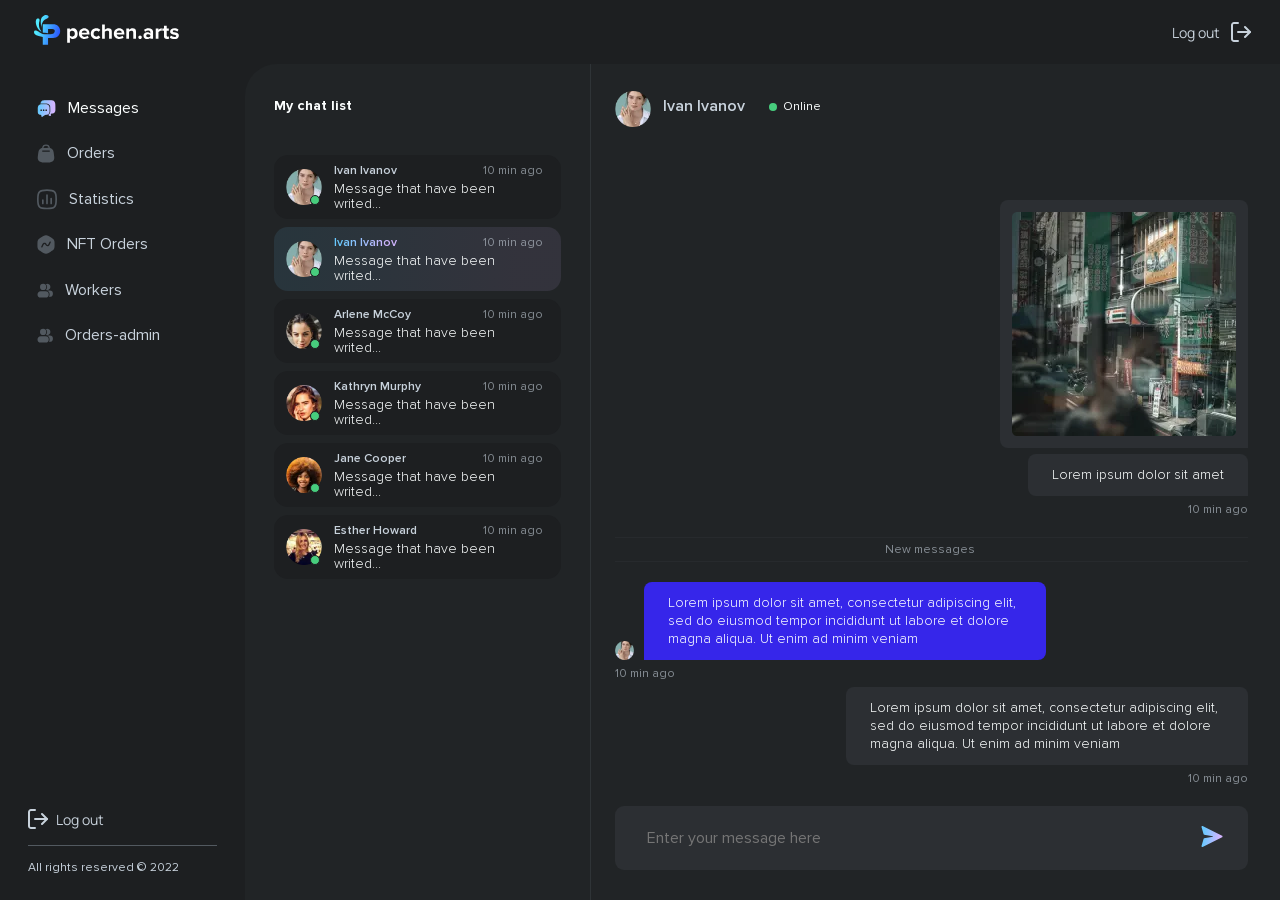
<file: personal-cabinet.html>
<!DOCTYPE html><html lang="en"><head><meta charset="UTF-8"><meta http-equiv="X-UA-Compatible" content="IE=edge"><meta name="viewport" content="width=device-width,initial-scale=1"><title>Personal cabinet - Artist NFT</title><link rel="preconnect" href="https://fonts.googleapis.com"><link rel="preconnect" href="https://fonts.gstatic.com" crossorigin><link href="https://fonts.googleapis.com/css2?family=Manrope:wght@400;700&display=swap" rel="stylesheet"><link rel="stylesheet" href="css/style.personal-cabinet.min.css"></head><body><header class="header"><a href="index.html" class="header__logo"><img src="icons/logo.svg" alt="logo"> </a><a href="#" class="header__exit">Log out <svg width="20" height="20" viewBox="0 0 20 20" fill="none" xmlns="http://www.w3.org/2000/svg"><path d="M7 19H3C2.46957 19 1.96086 18.7893 1.58579 18.4142C1.21071 18.0391 1 17.5304 1 17V3C1 2.46957 1.21071 1.96086 1.58579 1.58579C1.96086 1.21071 2.46957 1 3 1H7" stroke="#C8D2DC" stroke-width="2" stroke-linecap="round" stroke-linejoin="round"/><path d="M14 15L19 10L14 5" stroke="#C8D2DC" stroke-width="2" stroke-linecap="round" stroke-linejoin="round"/><path d="M19 10H7" stroke="#C8D2DC" stroke-width="2" stroke-linecap="round" stroke-linejoin="round"/></svg></a><div class="hamburger"><div class="burger"><span></span> <span></span> <span></span></div></div><div class="sidemenu"><ul class="sidemenu__list"><li class="sidemenu__list-item"><img src="icons/personal-cabinet/messages.svg" alt="messages" class="sidemenu__img"> <img src="icons/personal-cabinet/messages-color.svg" alt="messages" class="sidemenu__img-hide sidemenu__img-hide_active"> Messages</li><li class="sidemenu__list-item"><img src="icons/personal-cabinet/bag.svg" alt="messages" class="sidemenu__img"> <img src="icons/personal-cabinet/bag-color.svg" alt="messages" class="sidemenu__img-hide"> Orders</li><li class="sidemenu__list-item"><img src="icons/personal-cabinet/statistics.svg" alt="bag" class="sidemenu__img"> <img src="icons/personal-cabinet/statistics-color.svg" alt="bag" class="sidemenu__img-hide"> Statistics</li><li class="sidemenu__list-item"><img src="icons/personal-cabinet/activity.svg" alt="bag" class="sidemenu__img"> <img src="icons/personal-cabinet/activity-color.svg" alt="bag" class="sidemenu__img-hide"> NFT Orders</li><li class="sidemenu__list-item"><img src="icons/personal-cabinet/workers.svg" alt="bag" class="sidemenu__img"> <img src="icons/personal-cabinet/workers-color.svg" alt="bag" class="sidemenu__img-hide"> Workers</li><li class="sidemenu__list-item"><img src="icons/personal-cabinet/workers.svg" alt="bag" class="sidemenu__img"> <img src="icons/personal-cabinet/workers-color.svg" alt="bag" class="sidemenu__img-hide"> orders-admin</li><li class="sidemenu__list-item"><a href="#" class="sidemenu__exit"><svg width="20" height="20" viewBox="0 0 20 20" fill="none" xmlns="http://www.w3.org/2000/svg"><path d="M7.5 17.5H4.16667C3.72464 17.5 3.30072 17.3244 2.98816 17.0118C2.67559 16.6993 2.5 16.2754 2.5 15.8333V4.16667C2.5 3.72464 2.67559 3.30072 2.98816 2.98816C3.30072 2.67559 3.72464 2.5 4.16667 2.5H7.5" stroke="#525960" stroke-width="2" stroke-linecap="round" stroke-linejoin="round"/><path d="M13.333 14.1663L17.4997 9.99967L13.333 5.83301" stroke="#525960" stroke-width="2" stroke-linecap="round" stroke-linejoin="round"/><path d="M17.5 10H7.5" stroke="#525960" stroke-width="2" stroke-linecap="round" stroke-linejoin="round"/></svg> Log out</a></li></ul></div></header><section class="container"><aside class="aside"><div class="aside__tabs"><div class="aside__tab aside__tab_active"><img src="icons/personal-cabinet/messages.svg" alt="messages" class="aside__img"> <img src="icons/personal-cabinet/messages-color.svg" alt="messages" class="aside__img-hide aside__img-hide_active"> Messages</div><div class="aside__tab aside_client"><img src="icons/personal-cabinet/bag.svg" alt="bag" class="aside__img"> <img src="icons/personal-cabinet/bag-color.svg" alt="bag" class="aside__img-hide"> Orders</div><div class="aside__tab aside_worker"><img src="icons/personal-cabinet/statistics.svg" alt="bag" class="aside__img"> <img src="icons/personal-cabinet/statistics-color.svg" alt="bag" class="aside__img-hide"> Statistics</div><div class="aside__tab aside_worker"><img src="icons/personal-cabinet/activity.svg" alt="bag" class="aside__img"> <img src="icons/personal-cabinet/activity-color.svg" alt="bag" class="aside__img-hide"> NFT Orders</div><div class="aside__tab aside_worker"><img src="icons/personal-cabinet/workers.svg" alt="bag" class="aside__img"> <img src="icons/personal-cabinet/workers-color.svg" alt="bag" class="aside__img-hide"> Workers</div><div class="aside__tab aside_worker"><img src="icons/personal-cabinet/workers.svg" alt="bag" class="aside__img"> <img src="icons/personal-cabinet/workers-color.svg" alt="bag" class="aside__img-hide"> Orders-admin</div></div><div class="aside__copyright"><a href="#" class="aside__exit"><svg width="20" height="20" viewBox="0 0 20 20" fill="none" xmlns="http://www.w3.org/2000/svg"><path d="M7 19H3C2.46957 19 1.96086 18.7893 1.58579 18.4142C1.21071 18.0391 1 17.5304 1 17V3C1 2.46957 1.21071 1.96086 1.58579 1.58579C1.96086 1.21071 2.46957 1 3 1H7" stroke="#C8D2DC" stroke-width="2" stroke-linecap="round" stroke-linejoin="round"/><path d="M14 15L19 10L14 5" stroke="#C8D2DC" stroke-width="2" stroke-linecap="round" stroke-linejoin="round"/><path d="M19 10H7" stroke="#C8D2DC" stroke-width="2" stroke-linecap="round" stroke-linejoin="round"/></svg> Log out</a><div class="aside__divider"></div><div class="aside__license">All rights reserved © 2022</div></div></aside><main class="main"><div class="main__tabs"><div class="main__tab main__tab_active"><div class="messages"><div class="chat-list"><div class="chat-list__title">My chat list</div><ul class="chat-list__list"><div class="chat-list__list-wrapper"><li class="chat-list__item"><div class="chat-list__avatar"><picture><source srcset="img/personal-cabinet/avatar.webp" type="image/webp"><img src="img/personal-cabinet/avatar.png" alt="avatar"></picture></div><div class="chat-list__info"><div class="chat-list__name">Ivan Ivanov</div><div class="chat-list__time">10 min ago</div><div class="chat-list__message">Message that have been writed...</div></div></li><li class="chat-list__item chat-list__item_active"><div class="chat-list__avatar"><picture><source srcset="img/personal-cabinet/avatar.webp" type="image/webp"><img src="img/personal-cabinet/avatar.png" alt="avatar"></picture></div><div class="chat-list__info"><div class="chat-list__name">Ivan Ivanov</div><div class="chat-list__time">10 min ago</div><div class="chat-list__message">Message that have been writed...</div></div></li><li class="chat-list__item"><div class="chat-list__avatar"><picture><source srcset="img/personal-cabinet/avatar1.webp" type="image/webp"><img src="img/personal-cabinet/avatar1.png" alt="avatar"></picture></div><div class="chat-list__info"><div class="chat-list__name">Arlene McCoy</div><div class="chat-list__time">10 min ago</div><div class="chat-list__message">Message that have been writed...</div></div></li><li class="chat-list__item"><div class="chat-list__avatar"><picture><source srcset="img/personal-cabinet/avatar2.webp" type="image/webp"><img src="img/personal-cabinet/avatar2.png" alt="avatar"></picture></div><div class="chat-list__info"><div class="chat-list__name">Kathryn Murphy</div><div class="chat-list__time">10 min ago</div><div class="chat-list__message">Message that have been writed...</div></div></li><li class="chat-list__item"><div class="chat-list__avatar"><picture><source srcset="img/personal-cabinet/avatar3.webp" type="image/webp"><img src="img/personal-cabinet/avatar3.png" alt="avatar"></picture></div><div class="chat-list__info"><div class="chat-list__name">Jane Cooper</div><div class="chat-list__time">10 min ago</div><div class="chat-list__message">Message that have been writed...</div></div></li><li class="chat-list__item"><div class="chat-list__avatar"><picture><source srcset="img/personal-cabinet/avatar4.webp" type="image/webp"><img src="img/personal-cabinet/avatar4.png" alt="avatar"></picture></div><div class="chat-list__info"><div class="chat-list__name">Esther Howard</div><div class="chat-list__time">10 min ago</div><div class="chat-list__message">Message that have been writed...</div></div></li></div></ul></div><div class="messages__divider"></div><div class="chat"><div class="chat__header"><div class="chat__back"><svg width="14" height="12" viewBox="0 0 14 12" fill="none" xmlns="http://www.w3.org/2000/svg"><path d="M13 6L1 6" stroke="#FCFFFF" stroke-width="1.5" stroke-linecap="round" stroke-linejoin="round"/><path d="M6.25 11.25L1 6L6.25 0.75" stroke="#FCFFFF" stroke-width="1.5" stroke-linecap="round" stroke-linejoin="round"/></svg> Chat with Ivan Ivanov</div><div class="chat__info"><div class="chat__avatar"><picture><source srcset="img/personal-cabinet/avatar.webp" type="image/webp"><img src="img/personal-cabinet/avatar.png" alt="avatar"></picture></div><div class="chat__info-wrapper"><div class="chat__name">Ivan Ivanov</div><div class="chat__online">Online</div><div class="chat__time">Was online 10 min ago</div></div></div></div><div class="chat__message"><div class="chat__message-wrapper"><div class="chat__msg-img"><picture><source srcset="img/personal-cabinet/msg-img.webp" type="image/webp"><img src="img/personal-cabinet/msg-img.png" alt="art"></picture></div><div class="chat__msg-text">Lorem ipsum dolor sit amet</div><div class="chat__msg-time">10 min ago</div><div class="chat__new-msg">New messages</div><div class="chat__msg-second"><div class="chat__msg-second-img"><picture><source srcset="img/personal-cabinet/avatar.webp" type="image/webp"><img src="img/personal-cabinet/avatar.png" alt="avatar"></picture></div><div class="chat__msg-second-text">Lorem ipsum dolor sit amet, consectetur adipiscing elit, sed do eiusmod tempor incididunt ut labore et dolore magna aliqua. Ut enim ad minim veniam</div></div><div class="chat__msg-second-time">10 min ago</div><div class="chat__msg-text chat__msg-text_hide">Lorem ipsum dolor sit amet, consectetur adipiscing elit, sed do eiusmod tempor incididunt ut labore et dolore magna aliqua. Ut enim ad minim veniam</div><div class="chat__msg-time chat__msg-time_hide">10 min ago</div></div></div><div class="chat__input"><input type="text" name="messages" id="msg" class="chat__input-ent" placeholder="Enter your message here"> <button class="chat__input-btn"><svg width="22" height="22" viewBox="0 0 22 22" fill="none" xmlns="http://www.w3.org/2000/svg"><path d="M1.58647 0.57922C1.46092 0.516427 1.32026 0.490129 1.18051 0.503318C1.04075 0.516508 0.907502 0.568656 0.795916 0.653829C0.684331 0.739003 0.598889 0.853784 0.54931 0.985115C0.499732 1.11645 0.488006 1.25906 0.515468 1.39672L2.61997 8.67172C2.65921 8.80729 2.73591 8.92904 2.84125 9.02298C2.94659 9.11691 3.0763 9.17921 3.21547 9.20272L11.7505 10.6322C12.1525 10.7117 12.1525 11.2877 11.7505 11.3672L3.21547 12.7967C3.0763 12.8202 2.94659 12.8825 2.84125 12.9765C2.73591 13.0704 2.65921 13.1921 2.61997 13.3277L0.515468 20.6027C0.488006 20.7404 0.499732 20.883 0.54931 21.0143C0.598889 21.1457 0.684331 21.2604 0.795916 21.3456C0.907502 21.4308 1.04075 21.4829 1.18051 21.4961C1.32026 21.5093 1.46092 21.483 1.58647 21.4202L21.0865 11.6702C21.2109 11.6079 21.3155 11.5121 21.3886 11.3937C21.4617 11.2753 21.5004 11.1389 21.5004 10.9997C21.5004 10.8606 21.4617 10.7241 21.3886 10.6057C21.3155 10.4873 21.2109 10.3916 21.0865 10.3292L1.58647 0.57922Z" fill="url(#paint0_linear_2245_23)"/><defs><linearGradient id="paint0_linear_2245_23" x1="1.89749" y1="9.03102" x2="18.8864" y2="10.4524" gradientUnits="userSpaceOnUse"><stop stop-color="#68C9FF"/><stop offset="0.994746" stop-color="#D1B5FF"/></linearGradient></defs></svg></button></div></div><div class="chating"><div class="chating__input"><input type="search" name="search" id="search" class="chating__search" placeholder="Search"> <img src="icons/personal-cabinet/search.svg" alt="search" class="chating__search-img"></div><div class="chating__list"><div class="chating__list-wrapper"><div class="chating__list-item"><div class="chating__list-avatar"><picture><source srcset="img/personal-cabinet/avatar.webp" type="image/webp"><img src="img/personal-cabinet/avatar.png" alt="avatar"></picture></div><div class="chating__list-info"><div class="chating__list-info-wrapper"><div class="chating__list-name">Darlene Robertson</div><div class="chating__list-time">10 min ago</div></div><div class="chating__list_message">Message that have been writed...</div></div></div><div class="chating__list-item"><div class="chating__list-avatar"><picture><source srcset="img/personal-cabinet/avatar5.webp" type="image/webp"><img src="img/personal-cabinet/avatar5.png" alt="avatar"></picture></div><div class="chating__list-info"><div class="chating__list-info-wrapper"><div class="chating__list-name">Marvin McKinney</div><div class="chating__list-time">10 min ago</div></div><div class="chating__list_message">Message that have been writed...</div></div></div><div class="chating__list-item"><div class="chating__list-avatar"><picture><source srcset="img/personal-cabinet/avatar6.webp" type="image/webp"><img src="img/personal-cabinet/avatar6.png" alt="avatar"></picture></div><div class="chating__list-info"><div class="chating__list-info-wrapper"><div class="chating__list-name">Eleanor Pena</div><div class="chating__list-time">10 min ago</div></div><div class="chating__list_message">Message that have been writed...</div></div></div><div class="chating__list-item"><div class="chating__list-avatar"><picture><source srcset="img/personal-cabinet/avatar7.webp" type="image/webp"><img src="img/personal-cabinet/avatar7.png" alt="avatar"></picture></div><div class="chating__list-info"><div class="chating__list-info-wrapper"><div class="chating__list-name">Guy Hawkins</div><div class="chating__list-time">10 min ago</div></div><div class="chating__list_message">Message that have been writed...</div></div></div><div class="chating__list-item"><div class="chating__list-avatar"><picture><source srcset="img/personal-cabinet/avatar8.webp" type="image/webp"><img src="img/personal-cabinet/avatar8.png" alt="avatar"></picture></div><div class="chating__list-info"><div class="chating__list-info-wrapper"><div class="chating__list-name">Albert Flores</div><div class="chating__list-time">10 min ago</div></div><div class="chating__list_message">Message that have been writed...</div></div></div><div class="chating__list-item"><div class="chating__list-avatar"><picture><source srcset="img/personal-cabinet/avatar.webp" type="image/webp"><img src="img/personal-cabinet/avatar.png" alt="avatar"></picture></div><div class="chating__list-info"><div class="chating__list-info-wrapper"><div class="chating__list-name">Dianne Russell</div><div class="chating__list-time">10 min ago</div></div><div class="chating__list_message">Message that have been writed...</div></div></div><div class="chating__list-item"><div class="chating__list-avatar"><picture><source srcset="img/personal-cabinet/avatar.webp" type="image/webp"><img src="img/personal-cabinet/avatar.png" alt="avatar"></picture></div><div class="chating__list-info"><div class="chating__list-info-wrapper"><div class="chating__list-name">Wade Warren</div><div class="chating__list-time">10 min ago</div></div><div class="chating__list_message">Message that have been writed...</div></div></div></div></div></div></div></div><div class="main__tab"><div class="orders"><div class="orders__table"><div class="orders__head"><div class="orders__head-item">Type of item</div><div class="orders__head-item">Color</div><div class="orders__head-item">E-mail</div><div class="orders__head-item">Size</div><div class="orders__head-item">Comment</div><div class="orders__head-item">Delivery address</div><div class="orders__head-item">Status</div><div class="orders__head-item">Action</div><div class="orders__head-title">My orders</div></div><div class="orders__body"><div class="orders__body-wrapper"><div class="orders__body-item"><div class="order__info1"><div class="orders__type-item">T-SHIRT</div><div class="orders__color"></div><div class="orders__email">emailofcustomer@gmail.com</div></div><div class="order__info2"><div class="orders__size-text">Size</div><div class="orders__size">XL (99-99-99)</div></div><div class="order__info3"><div class="orders__comment"><div class="orders__comment-text">Comment</div>Lorem ipsum dolor sit amet <span class="orders__hide-text">Lorem ipsum dolor sit amet</span><div class="orders__show-more">Show more</div></div><div class="orders__address"><div class="orders__address-text">Delivery address</div>Lorem ipsum dolor <span class="orders__hide-text">sit amet Lorem ipsum dolor sit amet</span><div class="orders__show-more">Show more</div></div></div><div class="order__info4"><div class="orders__status-text">Status</div><div class="orders__status">Success</div></div><div class="order__info5"><div class="orders__btn">Message</div></div></div><div class="orders__body-item"><div class="order__info1"><div class="orders__type-item">T-SHIRT</div><div class="orders__color"></div><div class="orders__email">emailofcustomer@gmail.com</div></div><div class="order__info2"><div class="orders__size-text">Size</div><div class="orders__size">XL (99-99-99)</div></div><div class="order__info3"><div class="orders__comment"><div class="orders__comment-text">Comment</div>Lorem ipsum dolor sit amet <span class="orders__hide-text">Lorem ipsum dolor sit amet</span><div class="orders__show-more">Show more</div></div><div class="orders__address"><div class="orders__address-text">Delivery address</div>Lorem ipsum dolor <span class="orders__hide-text">sit amet Lorem ipsum dolor sit amet</span><div class="orders__show-more">Show more</div></div></div><div class="order__info4"><div class="orders__status-text">Status</div><div class="orders__status">Success</div></div><div class="order__info5"><div class="orders__btn">Message</div></div></div><div class="orders__body-item"><div class="order__info1"><div class="orders__type-item">T-SHIRT</div><div class="orders__color"></div><div class="orders__email">emailofcustomer@gmail.com</div></div><div class="order__info2"><div class="orders__size-text">Size</div><div class="orders__size">XL (99-99-99)</div></div><div class="order__info3"><div class="orders__comment"><div class="orders__comment-text">Comment</div>Lorem ipsum dolor sit amet <span class="orders__hide-text">Lorem ipsum dolor sit amet</span><div class="orders__show-more">Show more</div></div><div class="orders__address"><div class="orders__address-text">Delivery address</div>Lorem ipsum dolor <span class="orders__hide-text">sit amet Lorem ipsum dolor sit amet</span><div class="orders__show-more">Show more</div></div></div><div class="order__info4"><div class="orders__status-text">Status</div><div class="orders__status">Success</div></div><div class="order__info5"><div class="orders__btn">Message</div></div></div><div class="orders__body-item"><div class="order__info1"><div class="orders__type-item">T-SHIRT</div><div class="orders__color"></div><div class="orders__email">emailofcustomer@gmail.com</div></div><div class="order__info2"><div class="orders__size-text">Size</div><div class="orders__size">XL (99-99-99)</div></div><div class="order__info3"><div class="orders__comment"><div class="orders__comment-text">Comment</div>Lorem ipsum dolor sit amet <span class="orders__hide-text">Lorem ipsum dolor sit amet</span><div class="orders__show-more">Show more</div></div><div class="orders__address"><div class="orders__address-text">Delivery address</div>Lorem ipsum dolor <span class="orders__hide-text">sit amet Lorem ipsum dolor sit amet</span><div class="orders__show-more">Show more</div></div></div><div class="order__info4"><div class="orders__status-text">Status</div><div class="orders__status">Success</div></div><div class="order__info5"><div class="orders__btn">Message</div></div></div><div class="orders__body-item"><div class="order__info1"><div class="orders__type-item">T-SHIRT</div><div class="orders__color"></div><div class="orders__email">emailofcustomer@gmail.com</div></div><div class="order__info2"><div class="orders__size-text">Size</div><div class="orders__size">XL (99-99-99)</div></div><div class="order__info3"><div class="orders__comment"><div class="orders__comment-text">Comment</div>Lorem ipsum dolor sit amet <span class="orders__hide-text">Lorem ipsum dolor sit amet</span><div class="orders__show-more">Show more</div></div><div class="orders__address"><div class="orders__address-text">Delivery address</div>Lorem ipsum dolor <span class="orders__hide-text">sit amet Lorem ipsum dolor sit amet</span><div class="orders__show-more">Show more</div></div></div><div class="order__info4"><div class="orders__status-text">Status</div><div class="orders__status">Success</div></div><div class="order__info5"><div class="orders__btn">Message</div></div></div><div class="orders__body-item"><div class="order__info1"><div class="orders__type-item">T-SHIRT</div><div class="orders__color"></div><div class="orders__email">emailofcustomer@gmail.com</div></div><div class="order__info2"><div class="orders__size-text">Size</div><div class="orders__size">XL (99-99-99)</div></div><div class="order__info3"><div class="orders__comment"><div class="orders__comment-text">Comment</div>Lorem ipsum dolor sit amet <span class="orders__hide-text">Lorem ipsum dolor sit amet</span><div class="orders__show-more">Show more</div></div><div class="orders__address"><div class="orders__address-text">Delivery address</div>Lorem ipsum dolor <span class="orders__hide-text">sit amet Lorem ipsum dolor sit amet</span><div class="orders__show-more">Show more</div></div></div><div class="order__info4"><div class="orders__status-text">Status</div><div class="orders__status">Success</div></div><div class="order__info5"><div class="orders__btn">Message</div></div></div><div class="orders__body-item"><div class="order__info1"><div class="orders__type-item">T-SHIRT</div><div class="orders__color"></div><div class="orders__email">emailofcustomer@gmail.com</div></div><div class="order__info2"><div class="orders__size-text">Size</div><div class="orders__size">XL (99-99-99)</div></div><div class="order__info3"><div class="orders__comment"><div class="orders__comment-text">Comment</div>Lorem ipsum dolor sit amet <span class="orders__hide-text">Lorem ipsum dolor sit amet</span><div class="orders__show-more">Show more</div></div><div class="orders__address"><div class="orders__address-text">Delivery address</div>Lorem ipsum dolor <span class="orders__hide-text">sit amet Lorem ipsum dolor sit amet</span><div class="orders__show-more">Show more</div></div></div><div class="order__info4"><div class="orders__status-text">Status</div><div class="orders__status">Success</div></div><div class="order__info5"><div class="orders__btn">Message</div></div></div><div class="orders__body-item"><div class="order__info1"><div class="orders__type-item">T-SHIRT</div><div class="orders__color"></div><div class="orders__email">emailofcustomer@gmail.com</div></div><div class="order__info2"><div class="orders__size-text">Size</div><div class="orders__size">XL (99-99-99)</div></div><div class="order__info3"><div class="orders__comment"><div class="orders__comment-text">Comment</div>Lorem ipsum dolor sit amet <span class="orders__hide-text">Lorem ipsum dolor sit amet</span><div class="orders__show-more">Show more</div></div><div class="orders__address"><div class="orders__address-text">Delivery address</div>Lorem ipsum dolor <span class="orders__hide-text">sit amet Lorem ipsum dolor sit amet</span><div class="orders__show-more">Show more</div></div></div><div class="order__info4"><div class="orders__status-text">Status</div><div class="orders__status">Success</div></div><div class="order__info5"><div class="orders__btn">Message</div></div></div><div class="orders__body-item"><div class="order__info1"><div class="orders__type-item">T-SHIRT</div><div class="orders__color"></div><div class="orders__email">emailofcustomer@gmail.com</div></div><div class="order__info2"><div class="orders__size-text">Size</div><div class="orders__size">XL (99-99-99)</div></div><div class="order__info3"><div class="orders__comment"><div class="orders__comment-text">Comment</div>Lorem ipsum dolor sit amet <span class="orders__hide-text">Lorem ipsum dolor sit amet</span><div class="orders__show-more">Show more</div></div><div class="orders__address"><div class="orders__address-text">Delivery address</div>Lorem ipsum dolor <span class="orders__hide-text">sit amet Lorem ipsum dolor sit amet</span><div class="orders__show-more">Show more</div></div></div><div class="order__info4"><div class="orders__status-text">Status</div><div class="orders__status">Success</div></div><div class="order__info5"><div class="orders__btn">Message</div></div></div><div class="orders__body-item"><div class="order__info1"><div class="orders__type-item">T-SHIRT</div><div class="orders__color"></div><div class="orders__email">emailofcustomer@gmail.com</div></div><div class="order__info2"><div class="orders__size-text">Size</div><div class="orders__size">XL (99-99-99)</div></div><div class="order__info3"><div class="orders__comment"><div class="orders__comment-text">Comment</div>Lorem ipsum dolor sit amet <span class="orders__hide-text">Lorem ipsum dolor sit amet</span><div class="orders__show-more">Show more</div></div><div class="orders__address"><div class="orders__address-text">Delivery address</div>Lorem ipsum dolor <span class="orders__hide-text">sit amet Lorem ipsum dolor sit amet</span><div class="orders__show-more">Show more</div></div></div><div class="order__info4"><div class="orders__status-text">Status</div><div class="orders__status">Success</div></div><div class="order__info5"><div class="orders__btn">Message</div></div></div></div></div></div></div></div><div class="main__tab"><div class="statistics"><div class="statistics__stats"><div class="statistics__title">Statistic</div><div class="statistics__earn"><div class="statistics__earn-title">$10 983,88</div><div class="statistics__earn-subtitle">EARNED PER MONTH</div></div><div class="statistics__order"><div class="statistics__order-title">109</div><div class="statistics__order-subtitle">FINISHED ORDER PER MONTH</div><div class="statistics__order-subtitle_hide">FINISHED ORDERS</div></div><div class="statistics__withdraw"><div class="statistics__withdraw-title">Withdraw</div><div class="statistics__withdraw-subtitle">Get money to card</div><button class="statistics__withdraw-btn">Withdraw</button><div class="statistics__withdraw-img"><picture><source srcset="img/personal-cabinet/card-payment.webp" type="image/webp"><img src="img/personal-cabinet/card-payment.png" alt="card-payment"></picture></div></div></div><div class="statistics__table"><div class="statistics__table-wrapper"><div class="statistics__item"><div class="statistics__info1"><div class="statistics__type-item">T-SHIRT</div><div class="statistics__color"></div><div class="statistics__email">emailofcustomer@gmail.com</div></div><div class="statistics__info2"><div class="statistics__size-text">Size</div><div class="statistics__size">XL (99-99-99)</div></div><div class="statistics__info3"><div class="statistics__comment"><div class="statistics__comment-text">Comment</div>Lorem ipsum dolor sit amet <span class="statistics__hide-text">Lorem ipsum dolor sit amet</span><div class="statistics__show-more">Show more</div></div><div class="statistics__address"><div class="statistics__address-text">Delivery address</div>Lorem ipsum dolor sit amet <span class="statistics__hide-text">Lorem ipsum dolor sit amet</span><div class="statistics__show-more">Show more</div></div></div><div class="statistics__info4"><div class="statistics__btn">Message</div></div></div><div class="statistics__item"><div class="statistics__info1"><div class="statistics__type-item">T-SHIRT</div><div class="statistics__color"></div><div class="statistics__email">emailofcustomer@gmail.com</div></div><div class="statistics__info2"><div class="statistics__size-text">Size</div><div class="statistics__size">XL (99-99-99)</div></div><div class="statistics__info3"><div class="statistics__comment"><div class="statistics__comment-text">Comment</div>Lorem ipsum dolor sit amet <span class="statistics__hide-text">Lorem ipsum dolor sit amet</span><div class="statistics__show-more">Show more</div></div><div class="statistics__address"><div class="statistics__address-text">Delivery address</div>Lorem ipsum dolor sit amet <span class="statistics__hide-text">Lorem ipsum dolor sit amet</span><div class="statistics__show-more">Show more</div></div></div><div class="statistics__info4"><div class="statistics__btn">Message</div></div></div><div class="statistics__item"><div class="statistics__info1"><div class="statistics__type-item">T-SHIRT</div><div class="statistics__color"></div><div class="statistics__email">emailofcustomer@gmail.com</div></div><div class="statistics__info2"><div class="statistics__size-text">Size</div><div class="statistics__size">XL (99-99-99)</div></div><div class="statistics__info3"><div class="statistics__comment"><div class="statistics__comment-text">Comment</div>Lorem ipsum dolor sit amet <span class="statistics__hide-text">Lorem ipsum dolor sit amet</span><div class="statistics__show-more">Show more</div></div><div class="statistics__address"><div class="statistics__address-text">Delivery address</div>Lorem ipsum dolor sit amet <span class="statistics__hide-text">Lorem ipsum dolor sit amet</span><div class="statistics__show-more">Show more</div></div></div><div class="statistics__info4"><div class="statistics__btn">Message</div></div></div><div class="statistics__item"><div class="statistics__info1"><div class="statistics__type-item">T-SHIRT</div><div class="statistics__color"></div><div class="statistics__email">emailofcustomer@gmail.com</div></div><div class="statistics__info2"><div class="statistics__size-text">Size</div><div class="statistics__size">XL (99-99-99)</div></div><div class="statistics__info3"><div class="statistics__comment"><div class="statistics__comment-text">Comment</div>Lorem ipsum dolor sit amet <span class="statistics__hide-text">Lorem ipsum dolor sit amet</span><div class="statistics__show-more">Show more</div></div><div class="statistics__address"><div class="statistics__address-text">Delivery address</div>Lorem ipsum dolor sit amet <span class="statistics__hide-text">Lorem ipsum dolor sit amet</span><div class="statistics__show-more">Show more</div></div></div><div class="statistics__info4"><div class="statistics__btn">Message</div></div></div><div class="statistics__item"><div class="statistics__info1"><div class="statistics__type-item">T-SHIRT</div><div class="statistics__color"></div><div class="statistics__email">emailofcustomer@gmail.com</div></div><div class="statistics__info2"><div class="statistics__size-text">Size</div><div class="statistics__size">XL (99-99-99)</div></div><div class="statistics__info3"><div class="statistics__comment"><div class="statistics__comment-text">Comment</div>Lorem ipsum dolor sit amet <span class="statistics__hide-text">Lorem ipsum dolor sit amet</span><div class="statistics__show-more">Show more</div></div><div class="statistics__address"><div class="statistics__address-text">Delivery address</div>Lorem ipsum dolor sit amet <span class="statistics__hide-text">Lorem ipsum dolor sit amet</span><div class="statistics__show-more">Show more</div></div></div><div class="statistics__info4"><div class="statistics__btn">Message</div></div></div><div class="statistics__item"><div class="statistics__info1"><div class="statistics__type-item">T-SHIRT</div><div class="statistics__color"></div><div class="statistics__email">emailofcustomer@gmail.com</div></div><div class="statistics__info2"><div class="statistics__size-text">Size</div><div class="statistics__size">XL (99-99-99)</div></div><div class="statistics__info3"><div class="statistics__comment"><div class="statistics__comment-text">Comment</div>Lorem ipsum dolor sit amet <span class="statistics__hide-text">Lorem ipsum dolor sit amet</span><div class="statistics__show-more">Show more</div></div><div class="statistics__address"><div class="statistics__address-text">Delivery address</div>Lorem ipsum dolor sit amet <span class="statistics__hide-text">Lorem ipsum dolor sit amet</span><div class="statistics__show-more">Show more</div></div></div><div class="statistics__info4"><div class="statistics__btn">Message</div></div></div><div class="statistics__item"><div class="statistics__info1"><div class="statistics__type-item">T-SHIRT</div><div class="statistics__color"></div><div class="statistics__email">emailofcustomer@gmail.com</div></div><div class="statistics__info2"><div class="statistics__size-text">Size</div><div class="statistics__size">XL (99-99-99)</div></div><div class="statistics__info3"><div class="statistics__comment"><div class="statistics__comment-text">Comment</div>Lorem ipsum dolor sit amet <span class="statistics__hide-text">Lorem ipsum dolor sit amet</span><div class="statistics__show-more">Show more</div></div><div class="statistics__address"><div class="statistics__address-text">Delivery address</div>Lorem ipsum dolor sit amet <span class="statistics__hide-text">Lorem ipsum dolor sit amet</span><div class="statistics__show-more">Show more</div></div></div><div class="statistics__info4"><div class="statistics__btn">Message</div></div></div><div class="statistics__item"><div class="statistics__info1"><div class="statistics__type-item">T-SHIRT</div><div class="statistics__color"></div><div class="statistics__email">emailofcustomer@gmail.com</div></div><div class="statistics__info2"><div class="statistics__size-text">Size</div><div class="statistics__size">XL (99-99-99)</div></div><div class="statistics__info3"><div class="statistics__comment"><div class="statistics__comment-text">Comment</div>Lorem ipsum dolor sit amet <span class="statistics__hide-text">Lorem ipsum dolor sit amet</span><div class="statistics__show-more">Show more</div></div><div class="statistics__address"><div class="statistics__address-text">Delivery address</div>Lorem ipsum dolor sit amet <span class="statistics__hide-text">Lorem ipsum dolor sit amet</span><div class="statistics__show-more">Show more</div></div></div><div class="statistics__info4"><div class="statistics__btn">Message</div></div></div><div class="statistics__item"><div class="statistics__info1"><div class="statistics__type-item">T-SHIRT</div><div class="statistics__color"></div><div class="statistics__email">emailofcustomer@gmail.com</div></div><div class="statistics__info2"><div class="statistics__size-text">Size</div><div class="statistics__size">XL (99-99-99)</div></div><div class="statistics__info3"><div class="statistics__comment"><div class="statistics__comment-text">Comment</div>Lorem ipsum dolor sit amet <span class="statistics__hide-text">Lorem ipsum dolor sit amet</span><div class="statistics__show-more">Show more</div></div><div class="statistics__address"><div class="statistics__address-text">Delivery address</div>Lorem ipsum dolor sit amet <span class="statistics__hide-text">Lorem ipsum dolor sit amet</span><div class="statistics__show-more">Show more</div></div></div><div class="statistics__info4"><div class="statistics__btn">Message</div></div></div><div class="statistics__item"><div class="statistics__info1"><div class="statistics__type-item">T-SHIRT</div><div class="statistics__color"></div><div class="statistics__email">emailofcustomer@gmail.com</div></div><div class="statistics__info2"><div class="statistics__size-text">Size</div><div class="statistics__size">XL (99-99-99)</div></div><div class="statistics__info3"><div class="statistics__comment"><div class="statistics__comment-text">Comment</div>Lorem ipsum dolor sit amet <span class="statistics__hide-text">Lorem ipsum dolor sit amet</span><div class="statistics__show-more">Show more</div></div><div class="statistics__address"><div class="statistics__address-text">Delivery address</div>Lorem ipsum dolor sit amet <span class="statistics__hide-text">Lorem ipsum dolor sit amet</span><div class="statistics__show-more">Show more</div></div></div><div class="statistics__info4"><div class="statistics__btn">Message</div></div></div></div></div></div></div><div class="main__tab"><div class="nft-orders"><div class="nft-orders__table"><div class="nft-orders__head"><div class="nft-orders__head-item">Name of product</div><div class="nft-orders__head-item">Crypto</div><div class="nft-orders__head-item">Status</div><div class="nft-orders__head-item">Price</div><div class="nft-orders__head-item">Date</div><div class="nft-orders__head-title">My NFT orders</div></div><div class="nft-orders__body"><div class="nft-orders__body-wrapper"><div class="nft-orders__body-item"><div class="nft-orders__info1"><div class="nft-orders__img"><picture><source srcset="img/personal-cabinet/nft.webp" type="image/webp"><img src="img/personal-cabinet/nft.png" alt="nft"></picture></div><div class="nft-orders__name">Name of NFT</div><div class="nft-orders__date-hide">12, June 14:00</div></div><div class="nft-orders__info2"><div class="nft-orders__address">Adress</div><div class="nft-orders__crypt"><div class="nft-orders__crypt-text">EQBSSl0Xlo3...kkHTmFw5YVYOiWJ.</div><div class="nft-orders__crypt-img"><svg width="18" height="18" viewBox="0 0 18 18" fill="none" xmlns="http://www.w3.org/2000/svg"><path d="M5.16161 4.5V2.25C5.16161 2.05109 5.2393 1.86032 5.37758 1.71967C5.51586 1.57902 5.70341 1.5 5.89897 1.5H14.7473C14.9429 1.5 15.1304 1.57902 15.2687 1.71967C15.407 1.86032 15.4847 2.05109 15.4847 2.25V12.75C15.4847 12.9489 15.407 13.1397 15.2687 13.2803C15.1304 13.421 14.9429 13.5 14.7473 13.5H12.5352V15.75C12.5352 16.164 12.2034 16.5 11.7927 16.5H2.95468C2.85744 16.5006 2.76105 16.4816 2.67104 16.4442C2.58102 16.4068 2.49916 16.3517 2.43017 16.282C2.36117 16.2123 2.30639 16.1294 2.26898 16.0381C2.23156 15.9468 2.21225 15.8489 2.21216 15.75L2.21437 5.25C2.21437 4.836 2.54618 4.5 2.9569 4.5H5.16161ZM6.63634 4.5H12.5352V12H14.01V3H6.63634V4.5Z" fill="url(#paint0_linear_260_2423)"/><defs><linearGradient id="paint0_linear_260_2423" x1="3.09481" y1="7.59375" x2="13.8488" y2="8.38986" gradientUnits="userSpaceOnUse"><stop stop-color="#68C9FF"/><stop offset="0.994746" stop-color="#D1B5FF"/></linearGradient></defs></svg></div></div></div><div class="nft-orders__info3"><div class="nft-orders__status">Success</div></div><div class="nft-orders__info4"><div class="nft-orders__price-title">Price</div><div class="nft-orders__price">$100 322</div></div><div class="nft-orders__info5"><div class="nft-orders__date">12, June 14:00</div></div><div class="nft-orders__info6"><div class="nft-orders__status">Success</div></div></div><div class="nft-orders__body-item"><div class="nft-orders__info1"><div class="nft-orders__img"><picture><source srcset="img/personal-cabinet/nft.webp" type="image/webp"><img src="img/personal-cabinet/nft.png" alt="nft"></picture></div><div class="nft-orders__name">Name of NFT</div><div class="nft-orders__date-hide">12, June 14:00</div></div><div class="nft-orders__info2"><div class="nft-orders__address">Adress</div><div class="nft-orders__crypt"><div class="nft-orders__crypt-text">EQBSSl0Xlo3...kkHTmFw5YVYOiWJ.</div><div class="nft-orders__crypt-img"><svg width="18" height="18" viewBox="0 0 18 18" fill="none" xmlns="http://www.w3.org/2000/svg"><path d="M5.16161 4.5V2.25C5.16161 2.05109 5.2393 1.86032 5.37758 1.71967C5.51586 1.57902 5.70341 1.5 5.89897 1.5H14.7473C14.9429 1.5 15.1304 1.57902 15.2687 1.71967C15.407 1.86032 15.4847 2.05109 15.4847 2.25V12.75C15.4847 12.9489 15.407 13.1397 15.2687 13.2803C15.1304 13.421 14.9429 13.5 14.7473 13.5H12.5352V15.75C12.5352 16.164 12.2034 16.5 11.7927 16.5H2.95468C2.85744 16.5006 2.76105 16.4816 2.67104 16.4442C2.58102 16.4068 2.49916 16.3517 2.43017 16.282C2.36117 16.2123 2.30639 16.1294 2.26898 16.0381C2.23156 15.9468 2.21225 15.8489 2.21216 15.75L2.21437 5.25C2.21437 4.836 2.54618 4.5 2.9569 4.5H5.16161ZM6.63634 4.5H12.5352V12H14.01V3H6.63634V4.5Z" fill="url(#paint0_linear_260_2423)"/><defs><linearGradient id="paint0_linear_260_2423" x1="3.09481" y1="7.59375" x2="13.8488" y2="8.38986" gradientUnits="userSpaceOnUse"><stop stop-color="#68C9FF"/><stop offset="0.994746" stop-color="#D1B5FF"/></linearGradient></defs></svg></div></div></div><div class="nft-orders__info3"><div class="nft-orders__status">Success</div></div><div class="nft-orders__info4"><div class="nft-orders__price-title">Price</div><div class="nft-orders__price">$100 322</div></div><div class="nft-orders__info5"><div class="nft-orders__date">12, June 14:00</div></div><div class="nft-orders__info6"><div class="nft-orders__status">Success</div></div></div><div class="nft-orders__body-item"><div class="nft-orders__info1"><div class="nft-orders__img"><picture><source srcset="img/personal-cabinet/nft.webp" type="image/webp"><img src="img/personal-cabinet/nft.png" alt="nft"></picture></div><div class="nft-orders__name">Name of NFT</div><div class="nft-orders__date-hide">12, June 14:00</div></div><div class="nft-orders__info2"><div class="nft-orders__address">Adress</div><div class="nft-orders__crypt"><div class="nft-orders__crypt-text">EQBSSl0Xlo3...kkHTmFw5YVYOiWJ.</div><div class="nft-orders__crypt-img"><svg width="18" height="18" viewBox="0 0 18 18" fill="none" xmlns="http://www.w3.org/2000/svg"><path d="M5.16161 4.5V2.25C5.16161 2.05109 5.2393 1.86032 5.37758 1.71967C5.51586 1.57902 5.70341 1.5 5.89897 1.5H14.7473C14.9429 1.5 15.1304 1.57902 15.2687 1.71967C15.407 1.86032 15.4847 2.05109 15.4847 2.25V12.75C15.4847 12.9489 15.407 13.1397 15.2687 13.2803C15.1304 13.421 14.9429 13.5 14.7473 13.5H12.5352V15.75C12.5352 16.164 12.2034 16.5 11.7927 16.5H2.95468C2.85744 16.5006 2.76105 16.4816 2.67104 16.4442C2.58102 16.4068 2.49916 16.3517 2.43017 16.282C2.36117 16.2123 2.30639 16.1294 2.26898 16.0381C2.23156 15.9468 2.21225 15.8489 2.21216 15.75L2.21437 5.25C2.21437 4.836 2.54618 4.5 2.9569 4.5H5.16161ZM6.63634 4.5H12.5352V12H14.01V3H6.63634V4.5Z" fill="url(#paint0_linear_260_2423)"/><defs><linearGradient id="paint0_linear_260_2423" x1="3.09481" y1="7.59375" x2="13.8488" y2="8.38986" gradientUnits="userSpaceOnUse"><stop stop-color="#68C9FF"/><stop offset="0.994746" stop-color="#D1B5FF"/></linearGradient></defs></svg></div></div></div><div class="nft-orders__info3"><div class="nft-orders__status">Success</div></div><div class="nft-orders__info4"><div class="nft-orders__price-title">Price</div><div class="nft-orders__price">$100 322</div></div><div class="nft-orders__info5"><div class="nft-orders__date">12, June 14:00</div></div><div class="nft-orders__info6"><div class="nft-orders__status">Success</div></div></div><div class="nft-orders__body-item"><div class="nft-orders__info1"><div class="nft-orders__img"><picture><source srcset="img/personal-cabinet/nft.webp" type="image/webp"><img src="img/personal-cabinet/nft.png" alt="nft"></picture></div><div class="nft-orders__name">Name of NFT</div><div class="nft-orders__date-hide">12, June 14:00</div></div><div class="nft-orders__info2"><div class="nft-orders__address">Adress</div><div class="nft-orders__crypt"><div class="nft-orders__crypt-text">EQBSSl0Xlo3...kkHTmFw5YVYOiWJ.</div><div class="nft-orders__crypt-img"><svg width="18" height="18" viewBox="0 0 18 18" fill="none" xmlns="http://www.w3.org/2000/svg"><path d="M5.16161 4.5V2.25C5.16161 2.05109 5.2393 1.86032 5.37758 1.71967C5.51586 1.57902 5.70341 1.5 5.89897 1.5H14.7473C14.9429 1.5 15.1304 1.57902 15.2687 1.71967C15.407 1.86032 15.4847 2.05109 15.4847 2.25V12.75C15.4847 12.9489 15.407 13.1397 15.2687 13.2803C15.1304 13.421 14.9429 13.5 14.7473 13.5H12.5352V15.75C12.5352 16.164 12.2034 16.5 11.7927 16.5H2.95468C2.85744 16.5006 2.76105 16.4816 2.67104 16.4442C2.58102 16.4068 2.49916 16.3517 2.43017 16.282C2.36117 16.2123 2.30639 16.1294 2.26898 16.0381C2.23156 15.9468 2.21225 15.8489 2.21216 15.75L2.21437 5.25C2.21437 4.836 2.54618 4.5 2.9569 4.5H5.16161ZM6.63634 4.5H12.5352V12H14.01V3H6.63634V4.5Z" fill="url(#paint0_linear_260_2423)"/><defs><linearGradient id="paint0_linear_260_2423" x1="3.09481" y1="7.59375" x2="13.8488" y2="8.38986" gradientUnits="userSpaceOnUse"><stop stop-color="#68C9FF"/><stop offset="0.994746" stop-color="#D1B5FF"/></linearGradient></defs></svg></div></div></div><div class="nft-orders__info3"><div class="nft-orders__status">Success</div></div><div class="nft-orders__info4"><div class="nft-orders__price-title">Price</div><div class="nft-orders__price">$100 322</div></div><div class="nft-orders__info5"><div class="nft-orders__date">12, June 14:00</div></div><div class="nft-orders__info6"><div class="nft-orders__status">Success</div></div></div><div class="nft-orders__body-item"><div class="nft-orders__info1"><div class="nft-orders__img"><picture><source srcset="img/personal-cabinet/nft.webp" type="image/webp"><img src="img/personal-cabinet/nft.png" alt="nft"></picture></div><div class="nft-orders__name">Name of NFT</div><div class="nft-orders__date-hide">12, June 14:00</div></div><div class="nft-orders__info2"><div class="nft-orders__address">Adress</div><div class="nft-orders__crypt"><div class="nft-orders__crypt-text">EQBSSl0Xlo3...kkHTmFw5YVYOiWJ.</div><div class="nft-orders__crypt-img"><svg width="18" height="18" viewBox="0 0 18 18" fill="none" xmlns="http://www.w3.org/2000/svg"><path d="M5.16161 4.5V2.25C5.16161 2.05109 5.2393 1.86032 5.37758 1.71967C5.51586 1.57902 5.70341 1.5 5.89897 1.5H14.7473C14.9429 1.5 15.1304 1.57902 15.2687 1.71967C15.407 1.86032 15.4847 2.05109 15.4847 2.25V12.75C15.4847 12.9489 15.407 13.1397 15.2687 13.2803C15.1304 13.421 14.9429 13.5 14.7473 13.5H12.5352V15.75C12.5352 16.164 12.2034 16.5 11.7927 16.5H2.95468C2.85744 16.5006 2.76105 16.4816 2.67104 16.4442C2.58102 16.4068 2.49916 16.3517 2.43017 16.282C2.36117 16.2123 2.30639 16.1294 2.26898 16.0381C2.23156 15.9468 2.21225 15.8489 2.21216 15.75L2.21437 5.25C2.21437 4.836 2.54618 4.5 2.9569 4.5H5.16161ZM6.63634 4.5H12.5352V12H14.01V3H6.63634V4.5Z" fill="url(#paint0_linear_260_2423)"/><defs><linearGradient id="paint0_linear_260_2423" x1="3.09481" y1="7.59375" x2="13.8488" y2="8.38986" gradientUnits="userSpaceOnUse"><stop stop-color="#68C9FF"/><stop offset="0.994746" stop-color="#D1B5FF"/></linearGradient></defs></svg></div></div></div><div class="nft-orders__info3"><div class="nft-orders__status">Success</div></div><div class="nft-orders__info4"><div class="nft-orders__price-title">Price</div><div class="nft-orders__price">$100 322</div></div><div class="nft-orders__info5"><div class="nft-orders__date">12, June 14:00</div></div><div class="nft-orders__info6"><div class="nft-orders__status">Success</div></div></div><div class="nft-orders__body-item"><div class="nft-orders__info1"><div class="nft-orders__img"><picture><source srcset="img/personal-cabinet/nft.webp" type="image/webp"><img src="img/personal-cabinet/nft.png" alt="nft"></picture></div><div class="nft-orders__name">Name of NFT</div><div class="nft-orders__date-hide">12, June 14:00</div></div><div class="nft-orders__info2"><div class="nft-orders__address">Adress</div><div class="nft-orders__crypt"><div class="nft-orders__crypt-text">EQBSSl0Xlo3...kkHTmFw5YVYOiWJ.</div><div class="nft-orders__crypt-img"><svg width="18" height="18" viewBox="0 0 18 18" fill="none" xmlns="http://www.w3.org/2000/svg"><path d="M5.16161 4.5V2.25C5.16161 2.05109 5.2393 1.86032 5.37758 1.71967C5.51586 1.57902 5.70341 1.5 5.89897 1.5H14.7473C14.9429 1.5 15.1304 1.57902 15.2687 1.71967C15.407 1.86032 15.4847 2.05109 15.4847 2.25V12.75C15.4847 12.9489 15.407 13.1397 15.2687 13.2803C15.1304 13.421 14.9429 13.5 14.7473 13.5H12.5352V15.75C12.5352 16.164 12.2034 16.5 11.7927 16.5H2.95468C2.85744 16.5006 2.76105 16.4816 2.67104 16.4442C2.58102 16.4068 2.49916 16.3517 2.43017 16.282C2.36117 16.2123 2.30639 16.1294 2.26898 16.0381C2.23156 15.9468 2.21225 15.8489 2.21216 15.75L2.21437 5.25C2.21437 4.836 2.54618 4.5 2.9569 4.5H5.16161ZM6.63634 4.5H12.5352V12H14.01V3H6.63634V4.5Z" fill="url(#paint0_linear_260_2423)"/><defs><linearGradient id="paint0_linear_260_2423" x1="3.09481" y1="7.59375" x2="13.8488" y2="8.38986" gradientUnits="userSpaceOnUse"><stop stop-color="#68C9FF"/><stop offset="0.994746" stop-color="#D1B5FF"/></linearGradient></defs></svg></div></div></div><div class="nft-orders__info3"><div class="nft-orders__status">Success</div></div><div class="nft-orders__info4"><div class="nft-orders__price-title">Price</div><div class="nft-orders__price">$100 322</div></div><div class="nft-orders__info5"><div class="nft-orders__date">12, June 14:00</div></div><div class="nft-orders__info6"><div class="nft-orders__status">Success</div></div></div><div class="nft-orders__body-item"><div class="nft-orders__info1"><div class="nft-orders__img"><picture><source srcset="img/personal-cabinet/nft.webp" type="image/webp"><img src="img/personal-cabinet/nft.png" alt="nft"></picture></div><div class="nft-orders__name">Name of NFT</div><div class="nft-orders__date-hide">12, June 14:00</div></div><div class="nft-orders__info2"><div class="nft-orders__address">Adress</div><div class="nft-orders__crypt"><div class="nft-orders__crypt-text">EQBSSl0Xlo3...kkHTmFw5YVYOiWJ.</div><div class="nft-orders__crypt-img"><svg width="18" height="18" viewBox="0 0 18 18" fill="none" xmlns="http://www.w3.org/2000/svg"><path d="M5.16161 4.5V2.25C5.16161 2.05109 5.2393 1.86032 5.37758 1.71967C5.51586 1.57902 5.70341 1.5 5.89897 1.5H14.7473C14.9429 1.5 15.1304 1.57902 15.2687 1.71967C15.407 1.86032 15.4847 2.05109 15.4847 2.25V12.75C15.4847 12.9489 15.407 13.1397 15.2687 13.2803C15.1304 13.421 14.9429 13.5 14.7473 13.5H12.5352V15.75C12.5352 16.164 12.2034 16.5 11.7927 16.5H2.95468C2.85744 16.5006 2.76105 16.4816 2.67104 16.4442C2.58102 16.4068 2.49916 16.3517 2.43017 16.282C2.36117 16.2123 2.30639 16.1294 2.26898 16.0381C2.23156 15.9468 2.21225 15.8489 2.21216 15.75L2.21437 5.25C2.21437 4.836 2.54618 4.5 2.9569 4.5H5.16161ZM6.63634 4.5H12.5352V12H14.01V3H6.63634V4.5Z" fill="url(#paint0_linear_260_2423)"/><defs><linearGradient id="paint0_linear_260_2423" x1="3.09481" y1="7.59375" x2="13.8488" y2="8.38986" gradientUnits="userSpaceOnUse"><stop stop-color="#68C9FF"/><stop offset="0.994746" stop-color="#D1B5FF"/></linearGradient></defs></svg></div></div></div><div class="nft-orders__info3"><div class="nft-orders__status">Success</div></div><div class="nft-orders__info4"><div class="nft-orders__price-title">Price</div><div class="nft-orders__price">$100 322</div></div><div class="nft-orders__info5"><div class="nft-orders__date">12, June 14:00</div></div><div class="nft-orders__info6"><div class="nft-orders__status">Success</div></div></div><div class="nft-orders__body-item"><div class="nft-orders__info1"><div class="nft-orders__img"><picture><source srcset="img/personal-cabinet/nft.webp" type="image/webp"><img src="img/personal-cabinet/nft.png" alt="nft"></picture></div><div class="nft-orders__name">Name of NFT</div><div class="nft-orders__date-hide">12, June 14:00</div></div><div class="nft-orders__info2"><div class="nft-orders__address">Adress</div><div class="nft-orders__crypt"><div class="nft-orders__crypt-text">EQBSSl0Xlo3...kkHTmFw5YVYOiWJ.</div><div class="nft-orders__crypt-img"><svg width="18" height="18" viewBox="0 0 18 18" fill="none" xmlns="http://www.w3.org/2000/svg"><path d="M5.16161 4.5V2.25C5.16161 2.05109 5.2393 1.86032 5.37758 1.71967C5.51586 1.57902 5.70341 1.5 5.89897 1.5H14.7473C14.9429 1.5 15.1304 1.57902 15.2687 1.71967C15.407 1.86032 15.4847 2.05109 15.4847 2.25V12.75C15.4847 12.9489 15.407 13.1397 15.2687 13.2803C15.1304 13.421 14.9429 13.5 14.7473 13.5H12.5352V15.75C12.5352 16.164 12.2034 16.5 11.7927 16.5H2.95468C2.85744 16.5006 2.76105 16.4816 2.67104 16.4442C2.58102 16.4068 2.49916 16.3517 2.43017 16.282C2.36117 16.2123 2.30639 16.1294 2.26898 16.0381C2.23156 15.9468 2.21225 15.8489 2.21216 15.75L2.21437 5.25C2.21437 4.836 2.54618 4.5 2.9569 4.5H5.16161ZM6.63634 4.5H12.5352V12H14.01V3H6.63634V4.5Z" fill="url(#paint0_linear_260_2423)"/><defs><linearGradient id="paint0_linear_260_2423" x1="3.09481" y1="7.59375" x2="13.8488" y2="8.38986" gradientUnits="userSpaceOnUse"><stop stop-color="#68C9FF"/><stop offset="0.994746" stop-color="#D1B5FF"/></linearGradient></defs></svg></div></div></div><div class="nft-orders__info3"><div class="nft-orders__status">Success</div></div><div class="nft-orders__info4"><div class="nft-orders__price-title">Price</div><div class="nft-orders__price">$100 322</div></div><div class="nft-orders__info5"><div class="nft-orders__date">12, June 14:00</div></div><div class="nft-orders__info6"><div class="nft-orders__status">Success</div></div></div><div class="nft-orders__body-item"><div class="nft-orders__info1"><div class="nft-orders__img"><picture><source srcset="img/personal-cabinet/nft.webp" type="image/webp"><img src="img/personal-cabinet/nft.png" alt="nft"></picture></div><div class="nft-orders__name">Name of NFT</div><div class="nft-orders__date-hide">12, June 14:00</div></div><div class="nft-orders__info2"><div class="nft-orders__address">Adress</div><div class="nft-orders__crypt"><div class="nft-orders__crypt-text">EQBSSl0Xlo3...kkHTmFw5YVYOiWJ.</div><div class="nft-orders__crypt-img"><svg width="18" height="18" viewBox="0 0 18 18" fill="none" xmlns="http://www.w3.org/2000/svg"><path d="M5.16161 4.5V2.25C5.16161 2.05109 5.2393 1.86032 5.37758 1.71967C5.51586 1.57902 5.70341 1.5 5.89897 1.5H14.7473C14.9429 1.5 15.1304 1.57902 15.2687 1.71967C15.407 1.86032 15.4847 2.05109 15.4847 2.25V12.75C15.4847 12.9489 15.407 13.1397 15.2687 13.2803C15.1304 13.421 14.9429 13.5 14.7473 13.5H12.5352V15.75C12.5352 16.164 12.2034 16.5 11.7927 16.5H2.95468C2.85744 16.5006 2.76105 16.4816 2.67104 16.4442C2.58102 16.4068 2.49916 16.3517 2.43017 16.282C2.36117 16.2123 2.30639 16.1294 2.26898 16.0381C2.23156 15.9468 2.21225 15.8489 2.21216 15.75L2.21437 5.25C2.21437 4.836 2.54618 4.5 2.9569 4.5H5.16161ZM6.63634 4.5H12.5352V12H14.01V3H6.63634V4.5Z" fill="url(#paint0_linear_260_2423)"/><defs><linearGradient id="paint0_linear_260_2423" x1="3.09481" y1="7.59375" x2="13.8488" y2="8.38986" gradientUnits="userSpaceOnUse"><stop stop-color="#68C9FF"/><stop offset="0.994746" stop-color="#D1B5FF"/></linearGradient></defs></svg></div></div></div><div class="nft-orders__info3"><div class="nft-orders__status">Success</div></div><div class="nft-orders__info4"><div class="nft-orders__price-title">Price</div><div class="nft-orders__price">$100 322</div></div><div class="nft-orders__info5"><div class="nft-orders__date">12, June 14:00</div></div><div class="nft-orders__info6"><div class="nft-orders__status">Success</div></div></div><div class="nft-orders__body-item"><div class="nft-orders__info1"><div class="nft-orders__img"><picture><source srcset="img/personal-cabinet/nft.webp" type="image/webp"><img src="img/personal-cabinet/nft.png" alt="nft"></picture></div><div class="nft-orders__name">Name of NFT</div><div class="nft-orders__date-hide">12, June 14:00</div></div><div class="nft-orders__info2"><div class="nft-orders__address">Adress</div><div class="nft-orders__crypt"><div class="nft-orders__crypt-text">EQBSSl0Xlo3...kkHTmFw5YVYOiWJ.</div><div class="nft-orders__crypt-img"><svg width="18" height="18" viewBox="0 0 18 18" fill="none" xmlns="http://www.w3.org/2000/svg"><path d="M5.16161 4.5V2.25C5.16161 2.05109 5.2393 1.86032 5.37758 1.71967C5.51586 1.57902 5.70341 1.5 5.89897 1.5H14.7473C14.9429 1.5 15.1304 1.57902 15.2687 1.71967C15.407 1.86032 15.4847 2.05109 15.4847 2.25V12.75C15.4847 12.9489 15.407 13.1397 15.2687 13.2803C15.1304 13.421 14.9429 13.5 14.7473 13.5H12.5352V15.75C12.5352 16.164 12.2034 16.5 11.7927 16.5H2.95468C2.85744 16.5006 2.76105 16.4816 2.67104 16.4442C2.58102 16.4068 2.49916 16.3517 2.43017 16.282C2.36117 16.2123 2.30639 16.1294 2.26898 16.0381C2.23156 15.9468 2.21225 15.8489 2.21216 15.75L2.21437 5.25C2.21437 4.836 2.54618 4.5 2.9569 4.5H5.16161ZM6.63634 4.5H12.5352V12H14.01V3H6.63634V4.5Z" fill="url(#paint0_linear_260_2423)"/><defs><linearGradient id="paint0_linear_260_2423" x1="3.09481" y1="7.59375" x2="13.8488" y2="8.38986" gradientUnits="userSpaceOnUse"><stop stop-color="#68C9FF"/><stop offset="0.994746" stop-color="#D1B5FF"/></linearGradient></defs></svg></div></div></div><div class="nft-orders__info3"><div class="nft-orders__status">Success</div></div><div class="nft-orders__info4"><div class="nft-orders__price-title">Price</div><div class="nft-orders__price">$100 322</div></div><div class="nft-orders__info5"><div class="nft-orders__date">12, June 14:00</div></div><div class="nft-orders__info6"><div class="nft-orders__status">Success</div></div></div><div class="nft-orders__body-item"><div class="nft-orders__info1"><div class="nft-orders__img"><picture><source srcset="img/personal-cabinet/nft.webp" type="image/webp"><img src="img/personal-cabinet/nft.png" alt="nft"></picture></div><div class="nft-orders__name">Name of NFT</div><div class="nft-orders__date-hide">12, June 14:00</div></div><div class="nft-orders__info2"><div class="nft-orders__address">Adress</div><div class="nft-orders__crypt"><div class="nft-orders__crypt-text">EQBSSl0Xlo3...kkHTmFw5YVYOiWJ.</div><div class="nft-orders__crypt-img"><svg width="18" height="18" viewBox="0 0 18 18" fill="none" xmlns="http://www.w3.org/2000/svg"><path d="M5.16161 4.5V2.25C5.16161 2.05109 5.2393 1.86032 5.37758 1.71967C5.51586 1.57902 5.70341 1.5 5.89897 1.5H14.7473C14.9429 1.5 15.1304 1.57902 15.2687 1.71967C15.407 1.86032 15.4847 2.05109 15.4847 2.25V12.75C15.4847 12.9489 15.407 13.1397 15.2687 13.2803C15.1304 13.421 14.9429 13.5 14.7473 13.5H12.5352V15.75C12.5352 16.164 12.2034 16.5 11.7927 16.5H2.95468C2.85744 16.5006 2.76105 16.4816 2.67104 16.4442C2.58102 16.4068 2.49916 16.3517 2.43017 16.282C2.36117 16.2123 2.30639 16.1294 2.26898 16.0381C2.23156 15.9468 2.21225 15.8489 2.21216 15.75L2.21437 5.25C2.21437 4.836 2.54618 4.5 2.9569 4.5H5.16161ZM6.63634 4.5H12.5352V12H14.01V3H6.63634V4.5Z" fill="url(#paint0_linear_260_2423)"/><defs><linearGradient id="paint0_linear_260_2423" x1="3.09481" y1="7.59375" x2="13.8488" y2="8.38986" gradientUnits="userSpaceOnUse"><stop stop-color="#68C9FF"/><stop offset="0.994746" stop-color="#D1B5FF"/></linearGradient></defs></svg></div></div></div><div class="nft-orders__info3"><div class="nft-orders__status">Success</div></div><div class="nft-orders__info4"><div class="nft-orders__price-title">Price</div><div class="nft-orders__price">$100 322</div></div><div class="nft-orders__info5"><div class="nft-orders__date">12, June 14:00</div></div><div class="nft-orders__info6"><div class="nft-orders__status">Success</div></div></div><div class="nft-orders__body-item"><div class="nft-orders__info1"><div class="nft-orders__img"><picture><source srcset="img/personal-cabinet/nft.webp" type="image/webp"><img src="img/personal-cabinet/nft.png" alt="nft"></picture></div><div class="nft-orders__name">Name of NFT</div><div class="nft-orders__date-hide">12, June 14:00</div></div><div class="nft-orders__info2"><div class="nft-orders__address">Adress</div><div class="nft-orders__crypt"><div class="nft-orders__crypt-text">EQBSSl0Xlo3...kkHTmFw5YVYOiWJ.</div><div class="nft-orders__crypt-img"><svg width="18" height="18" viewBox="0 0 18 18" fill="none" xmlns="http://www.w3.org/2000/svg"><path d="M5.16161 4.5V2.25C5.16161 2.05109 5.2393 1.86032 5.37758 1.71967C5.51586 1.57902 5.70341 1.5 5.89897 1.5H14.7473C14.9429 1.5 15.1304 1.57902 15.2687 1.71967C15.407 1.86032 15.4847 2.05109 15.4847 2.25V12.75C15.4847 12.9489 15.407 13.1397 15.2687 13.2803C15.1304 13.421 14.9429 13.5 14.7473 13.5H12.5352V15.75C12.5352 16.164 12.2034 16.5 11.7927 16.5H2.95468C2.85744 16.5006 2.76105 16.4816 2.67104 16.4442C2.58102 16.4068 2.49916 16.3517 2.43017 16.282C2.36117 16.2123 2.30639 16.1294 2.26898 16.0381C2.23156 15.9468 2.21225 15.8489 2.21216 15.75L2.21437 5.25C2.21437 4.836 2.54618 4.5 2.9569 4.5H5.16161ZM6.63634 4.5H12.5352V12H14.01V3H6.63634V4.5Z" fill="url(#paint0_linear_260_2423)"/><defs><linearGradient id="paint0_linear_260_2423" x1="3.09481" y1="7.59375" x2="13.8488" y2="8.38986" gradientUnits="userSpaceOnUse"><stop stop-color="#68C9FF"/><stop offset="0.994746" stop-color="#D1B5FF"/></linearGradient></defs></svg></div></div></div><div class="nft-orders__info3"><div class="nft-orders__status">Success</div></div><div class="nft-orders__info4"><div class="nft-orders__price-title">Price</div><div class="nft-orders__price">$100 322</div></div><div class="nft-orders__info5"><div class="nft-orders__date">12, June 14:00</div></div><div class="nft-orders__info6"><div class="nft-orders__status">Success</div></div></div></div></div></div></div></div><div class="main__tab"><div class="workers"><div class="workers__table"><div class="workers__head"><div class="workers__head-item">Name</div><div class="workers__head-item">Mail</div><div class="workers__head-item">Comment</div><div class="workers__head-item">Plan</div><div class="workers__head-title">My NFT orders</div></div><div class="workers__body"><div class="workers__body-wrapper"><div class="workers__body-item"><div class="workers__info1"><div class="workers__name">T-SHIRT</div><div class="workers__email">emailofcustomer@gmail.com</div></div><div class="workers__info2"><div class="workers__comment">Kindness to he horrible reserved ye. Effect twenty indeed beyond for not had county. The use him without greatly can private.</div><div class="workers__show-more">Show more</div></div><div class="workers__info3"><div class="workers__btn"><div class="workers__plan">Plan :</div>One month</div></div></div><div class="workers__body-item"><div class="workers__info1"><div class="workers__name">T-SHIRT</div><div class="workers__email">emailofcustomer@gmail.com</div></div><div class="workers__info2"><div class="workers__comment">Kindness to he horrible reserved ye. Effect twenty indeed beyond for not had county. The use him without greatly can private.</div><div class="workers__show-more">Show more</div></div><div class="workers__info3"><div class="workers__btn"><div class="workers__plan">Plan :</div>One month</div></div></div><div class="workers__body-item"><div class="workers__info1"><div class="workers__name">T-SHIRT</div><div class="workers__email">emailofcustomer@gmail.com</div></div><div class="workers__info2"><div class="workers__comment">Kindness to he horrible reserved ye. Effect twenty indeed beyond for not had county. The use him without greatly can private.</div><div class="workers__show-more">Show more</div></div><div class="workers__info3"><div class="workers__btn"><div class="workers__plan">Plan :</div>One month</div></div></div><div class="workers__body-item"><div class="workers__info1"><div class="workers__name">T-SHIRT</div><div class="workers__email">emailofcustomer@gmail.com</div></div><div class="workers__info2"><div class="workers__comment">Kindness to he horrible reserved ye. Effect twenty indeed beyond for not had county. The use him without greatly can private.</div><div class="workers__show-more">Show more</div></div><div class="workers__info3"><div class="workers__btn"><div class="workers__plan">Plan :</div>One month</div></div></div><div class="workers__body-item"><div class="workers__info1"><div class="workers__name">T-SHIRT</div><div class="workers__email">emailofcustomer@gmail.com</div></div><div class="workers__info2"><div class="workers__comment">Kindness to he horrible reserved ye. Effect twenty indeed beyond for not had county. The use him without greatly can private.</div><div class="workers__show-more">Show more</div></div><div class="workers__info3"><div class="workers__btn"><div class="workers__plan">Plan :</div>One month</div></div></div><div class="workers__body-item"><div class="workers__info1"><div class="workers__name">T-SHIRT</div><div class="workers__email">emailofcustomer@gmail.com</div></div><div class="workers__info2"><div class="workers__comment">Kindness to he horrible reserved ye. Effect twenty indeed beyond for not had county. The use him without greatly can private.</div><div class="workers__show-more">Show more</div></div><div class="workers__info3"><div class="workers__btn"><div class="workers__plan">Plan :</div>One month</div></div></div><div class="workers__body-item"><div class="workers__info1"><div class="workers__name">T-SHIRT</div><div class="workers__email">emailofcustomer@gmail.com</div></div><div class="workers__info2"><div class="workers__comment">Kindness to he horrible reserved ye. Effect twenty indeed beyond for not had county. The use him without greatly can private.</div><div class="workers__show-more">Show more</div></div><div class="workers__info3"><div class="workers__btn"><div class="workers__plan">Plan :</div>One month</div></div></div><div class="workers__body-item"><div class="workers__info1"><div class="workers__name">T-SHIRT</div><div class="workers__email">emailofcustomer@gmail.com</div></div><div class="workers__info2"><div class="workers__comment">Kindness to he horrible reserved ye. Effect twenty indeed beyond for not had county. The use him without greatly can private.</div><div class="workers__show-more">Show more</div></div><div class="workers__info3"><div class="workers__btn"><div class="workers__plan">Plan :</div>One month</div></div></div><div class="workers__body-item"><div class="workers__info1"><div class="workers__name">T-SHIRT</div><div class="workers__email">emailofcustomer@gmail.com</div></div><div class="workers__info2"><div class="workers__comment">Kindness to he horrible reserved ye. Effect twenty indeed beyond for not had county. The use him without greatly can private.</div><div class="workers__show-more">Show more</div></div><div class="workers__info3"><div class="workers__btn"><div class="workers__plan">Plan :</div>One month</div></div></div><div class="workers__body-item"><div class="workers__info1"><div class="workers__name">T-SHIRT</div><div class="workers__email">emailofcustomer@gmail.com</div></div><div class="workers__info2"><div class="workers__comment">Kindness to he horrible reserved ye. Effect twenty indeed beyond for not had county. The use him without greatly can private.</div><div class="workers__show-more">Show more</div></div><div class="workers__info3"><div class="workers__btn"><div class="workers__plan">Plan :</div>One month</div></div></div><div class="workers__body-item"><div class="workers__info1"><div class="workers__name">T-SHIRT</div><div class="workers__email">emailofcustomer@gmail.com</div></div><div class="workers__info2"><div class="workers__comment">Kindness to he horrible reserved ye. Effect twenty indeed beyond for not had county. The use him without greatly can private.</div><div class="workers__show-more">Show more</div></div><div class="workers__info3"><div class="workers__btn"><div class="workers__plan">Plan :</div>One month</div></div></div></div></div></div></div></div><div class="main__tab"><div class="orders"><div class="orders__table"><div class="orders__head"><div class="orders__head-item">Type of item</div><div class="orders__head-item">Color</div><div class="orders__head-item">E-mail</div><div class="orders__head-item">Size</div><div class="orders__head-item">Comment</div><div class="orders__head-item">Delivery address</div><div class="orders__head-item">Action</div><div class="orders__head-title">My orders</div></div><div class="orders__body"><div class="orders__body-wrapper"><div class="orders__item"><div class="orders__info1"><div class="orders__type-item">T-SHIRT</div><div class="orders__color"></div><div class="orders__email">emailofcustomer@gmail.com</div></div><div class="orders__info2"><div class="orders__size-text">Size</div><div class="orders__size">XL (99-99-99)</div></div><div class="orders__info3"><div class="orders__comment"><div class="orders__comment-text">Comment</div>Lorem ipsum dolor sit amet <span class="orders__hide-text">Lorem ipsum dolor sit amet</span><div class="orders__show-more">Show more</div></div><div class="orders__address"><div class="orders__address-text">Delivery address</div>Lorem ipsum dolor sit amet <span class="orders__hide-text">Lorem ipsum dolor sit amet</span><div class="orders__show-more">Show more</div></div></div><div class="orders__info4"><div class="orders__btn">Message</div></div></div><div class="orders__item"><div class="orders__info1"><div class="orders__type-item">T-SHIRT</div><div class="orders__color"></div><div class="orders__email">emailofcustomer@gmail.com</div></div><div class="orders__info2"><div class="orders__size-text">Size</div><div class="orders__size">XL (99-99-99)</div></div><div class="orders__info3"><div class="orders__comment"><div class="orders__comment-text">Comment</div>Lorem ipsum dolor sit amet <span class="orders__hide-text">Lorem ipsum dolor sit amet</span><div class="orders__show-more">Show more</div></div><div class="orders__address"><div class="orders__address-text">Delivery address</div>Lorem ipsum dolor sit amet <span class="orders__hide-text">Lorem ipsum dolor sit amet</span><div class="orders__show-more">Show more</div></div></div><div class="orders__info4"><div class="orders__btn">Message</div></div></div><div class="orders__item"><div class="orders__info1"><div class="orders__type-item">T-SHIRT</div><div class="orders__color"></div><div class="orders__email">emailofcustomer@gmail.com</div></div><div class="orders__info2"><div class="orders__size-text">Size</div><div class="orders__size">XL (99-99-99)</div></div><div class="orders__info3"><div class="orders__comment"><div class="orders__comment-text">Comment</div>Lorem ipsum dolor sit amet <span class="orders__hide-text">Lorem ipsum dolor sit amet</span><div class="orders__show-more">Show more</div></div><div class="orders__address"><div class="orders__address-text">Delivery address</div>Lorem ipsum dolor sit amet <span class="orders__hide-text">Lorem ipsum dolor sit amet</span><div class="orders__show-more">Show more</div></div></div><div class="orders__info4"><div class="orders__btn">Message</div></div></div><div class="orders__item"><div class="orders__info1"><div class="orders__type-item">T-SHIRT</div><div class="orders__color"></div><div class="orders__email">emailofcustomer@gmail.com</div></div><div class="orders__info2"><div class="orders__size-text">Size</div><div class="orders__size">XL (99-99-99)</div></div><div class="orders__info3"><div class="orders__comment"><div class="orders__comment-text">Comment</div>Lorem ipsum dolor sit amet <span class="orders__hide-text">Lorem ipsum dolor sit amet</span><div class="orders__show-more">Show more</div></div><div class="orders__address"><div class="orders__address-text">Delivery address</div>Lorem ipsum dolor sit amet <span class="orders__hide-text">Lorem ipsum dolor sit amet</span><div class="orders__show-more">Show more</div></div></div><div class="orders__info4"><div class="orders__btn">Message</div></div></div><div class="orders__item"><div class="orders__info1"><div class="orders__type-item">T-SHIRT</div><div class="orders__color"></div><div class="orders__email">emailofcustomer@gmail.com</div></div><div class="orders__info2"><div class="orders__size-text">Size</div><div class="orders__size">XL (99-99-99)</div></div><div class="orders__info3"><div class="orders__comment"><div class="orders__comment-text">Comment</div>Lorem ipsum dolor sit amet <span class="orders__hide-text">Lorem ipsum dolor sit amet</span><div class="orders__show-more">Show more</div></div><div class="orders__address"><div class="orders__address-text">Delivery address</div>Lorem ipsum dolor sit amet <span class="orders__hide-text">Lorem ipsum dolor sit amet</span><div class="orders__show-more">Show more</div></div></div><div class="orders__info4"><div class="orders__btn">Message</div></div></div><div class="orders__item"><div class="orders__info1"><div class="orders__type-item">T-SHIRT</div><div class="orders__color"></div><div class="orders__email">emailofcustomer@gmail.com</div></div><div class="orders__info2"><div class="orders__size-text">Size</div><div class="orders__size">XL (99-99-99)</div></div><div class="orders__info3"><div class="orders__comment"><div class="orders__comment-text">Comment</div>Lorem ipsum dolor sit amet <span class="orders__hide-text">Lorem ipsum dolor sit amet</span><div class="orders__show-more">Show more</div></div><div class="orders__address"><div class="orders__address-text">Delivery address</div>Lorem ipsum dolor sit amet <span class="orders__hide-text">Lorem ipsum dolor sit amet</span><div class="orders__show-more">Show more</div></div></div><div class="orders__info4"><div class="orders__btn">Message</div></div></div><div class="orders__item"><div class="orders__info1"><div class="orders__type-item">T-SHIRT</div><div class="orders__color"></div><div class="orders__email">emailofcustomer@gmail.com</div></div><div class="orders__info2"><div class="orders__size-text">Size</div><div class="orders__size">XL (99-99-99)</div></div><div class="orders__info3"><div class="orders__comment"><div class="orders__comment-text">Comment</div>Lorem ipsum dolor sit amet <span class="orders__hide-text">Lorem ipsum dolor sit amet</span><div class="orders__show-more">Show more</div></div><div class="orders__address"><div class="orders__address-text">Delivery address</div>Lorem ipsum dolor sit amet <span class="orders__hide-text">Lorem ipsum dolor sit amet</span><div class="orders__show-more">Show more</div></div></div><div class="orders__info4"><div class="orders__btn">Message</div></div></div><div class="orders__item"><div class="orders__info1"><div class="orders__type-item">T-SHIRT</div><div class="orders__color"></div><div class="orders__email">emailofcustomer@gmail.com</div></div><div class="orders__info2"><div class="orders__size-text">Size</div><div class="orders__size">XL (99-99-99)</div></div><div class="orders__info3"><div class="orders__comment"><div class="orders__comment-text">Comment</div>Lorem ipsum dolor sit amet <span class="orders__hide-text">Lorem ipsum dolor sit amet</span><div class="orders__show-more">Show more</div></div><div class="orders__address"><div class="orders__address-text">Delivery address</div>Lorem ipsum dolor sit amet <span class="orders__hide-text">Lorem ipsum dolor sit amet</span><div class="orders__show-more">Show more</div></div></div><div class="orders__info4"><div class="orders__btn">Message</div></div></div><div class="orders__item"><div class="orders__info1"><div class="orders__type-item">T-SHIRT</div><div class="orders__color"></div><div class="orders__email">emailofcustomer@gmail.com</div></div><div class="orders__info2"><div class="orders__size-text">Size</div><div class="orders__size">XL (99-99-99)</div></div><div class="orders__info3"><div class="orders__comment"><div class="orders__comment-text">Comment</div>Lorem ipsum dolor sit amet <span class="orders__hide-text">Lorem ipsum dolor sit amet</span><div class="orders__show-more">Show more</div></div><div class="orders__address"><div class="orders__address-text">Delivery address</div>Lorem ipsum dolor sit amet <span class="orders__hide-text">Lorem ipsum dolor sit amet</span><div class="orders__show-more">Show more</div></div></div><div class="orders__info4"><div class="orders__btn">Message</div></div></div></div></div></div></div></div></div></main></section><script src="js/personal-cabinet.js"></script></body></html>
</file>
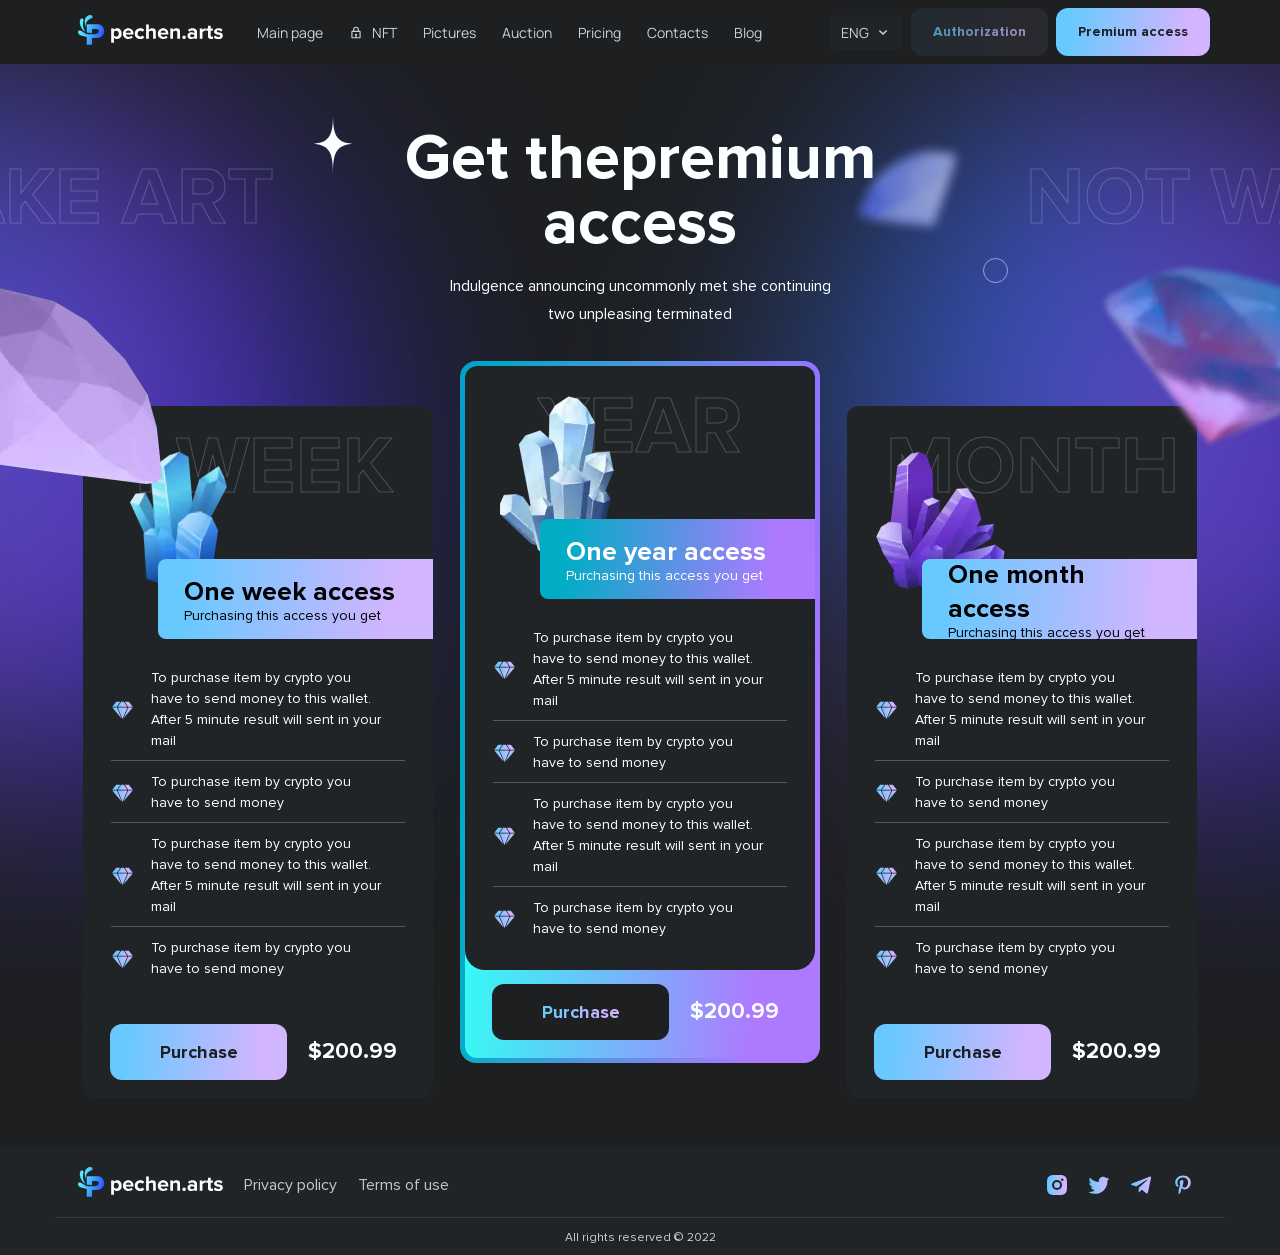
<file: pricing.html>
<!DOCTYPE html><html lang="en"><head><meta charset="UTF-8"><meta name="viewport" content="width=device-width,initial-scale=1"><meta name="description" content="Artis-NFT Site"><link rel="stylesheet" href="css/style.min.css"><link rel="stylesheet" href="css/style.pricing.min.css"><title>Pricing</title><link rel="preconnect" href="https://fonts.googleapis.com"><link rel="preconnect" href="https://fonts.gstatic.com" crossorigin><link href="https://fonts.googleapis.com/css2?family=Manrope:wght@400;700&display=swap" rel="stylesheet"><link rel="apple-touch-icon" sizes="57x57" href="favicon/apple-icon-57x57.png"><link rel="apple-touch-icon" sizes="60x60" href="favicon/apple-icon-60x60.png"><link rel="apple-touch-icon" sizes="72x72" href="favicon/apple-icon-72x72.png"><link rel="apple-touch-icon" sizes="76x76" href="favicon/apple-icon-76x76.png"><link rel="apple-touch-icon" sizes="114x114" href="favicon/apple-icon-114x114.png"><link rel="apple-touch-icon" sizes="120x120" href="favicon/apple-icon-120x120.png"><link rel="apple-touch-icon" sizes="144x144" href="favicon/apple-icon-144x144.png"><link rel="apple-touch-icon" sizes="152x152" href="favicon/apple-icon-152x152.png"><link rel="apple-touch-icon" sizes="180x180" href="favicon/apple-icon-180x180.png"><link rel="icon" type="image/png" sizes="192x192" href="favicon/android-icon-192x192.png"><link rel="icon" type="image/png" sizes="32x32" href="favicon/favicon-32x32.png"><link rel="icon" type="image/png" sizes="96x96" href="favicon/favicon-96x96.png"><link rel="icon" type="image/png" sizes="16x16" href="favicon/favicon-16x16.png"><link rel="manifest" href="favicon/manifest.json"><meta name="msapplication-TileColor" content="#ffffff"><meta name="msapplication-TileImage" content="favicon/ms-icon-144x144.png"><meta name="theme-color" content="#ffffff"></head><body><header class="header"><div class="header__desktop"><span class="header__logo"><a href="index.html"><img src="icons/logo.svg" style="width: 145px; height: 30px;" alt="logo"></a></span><div class="header__menu menu"><a class="menu__item" href="index.html">Main page</a> <a class="menu__item lock-category" href="nfts.html"><img src="icons/lock.svg" alt="logo"><span>NFT</span></a> <a class="menu__item" href="arts.html">Pictures</a> <a class="menu__item" href="auction.html">Auction</a> <a class="menu__item" href="pricing.html">Pricing</a> <a class="menu__item" href="contacts.html">Contacts</a> <a class="menu__item" href="forum.html">Blog</a></div><div class="header__profile"><div class="header__lang lang-list">ENG<img src="icons/arrow-bottom.svg" alt="arrow-bottom"></div><a href="authorization.html" class="button button_opacity account-button"><span>Authorization</span></a> <a href="#" class="button button_gradient premium-button"><span>Premium access</span></a></div><div class="header__mobile"><a href="index.html"><img src="icons/premium-crown.svg" style="width: 32px; height: 32px;" alt="premium"></a><button class="burger-button" aria-label="menu"><span></span></button></div></div><div class="header__burger-menu mobile-menu"><a class="menu__item" href="index.html">Main page</a> <a class="menu__item lock-category" href="nfts.html"><img src="icons/lock.svg" alt="logo"><span>NFT</span></a> <a class="menu__item" href="arts.html">Pictures</a> <a class="menu__item" href="auction.html">Auction</a> <a class="menu__item" href="pricing.html">Pricing</a> <a class="menu__item" href="contacts.html">Contacts</a> <a class="menu__item" href="forum.html">Blog</a> <a href="authorization.html" class="button button_opacity account-button"><span>Authorization</span></a></div></header><main><div class="blur-left"><img src="icons/blur/blur-one.svg" alt="blur"> <img src="icons/blur/blur-two.svg" alt="blur"> <img src="icons/blur/blur-three.svg" alt="blur"></div><div class="blur-right"><img src="icons/blur/blur-one.svg" alt="blur"> <img src="icons/blur/blur-two.svg" alt="blur"> <img src="icons/blur/blur-three.svg" alt="blur"></div><section class="pricing"><div class="pricing__head"><h1>Get the<br>premium access</h1><p>Indulgence announcing uncommonly met she continuing two unpleasing terminated</p></div><div class="pricing__levels lvl-price"><div class="lvl-price__menu"><input type="radio" checked="checked" name="premium-lvl" id="premium-week"> <label for="premium-week">One week</label> <input type="radio" name="premium-lvl" id="premium-month"> <label for="premium-month">Month</label> <input type="radio" name="premium-lvl" id="premium-year"> <label for="premium-year">Year</label></div><div class="lvl-price__card lvl-price__card_week"><div class="lvl-price__dark-bg"><span class="opacity-text">1 WEEK</span><picture><source srcset="img/pricing/crystal-week.webp" type="image/webp"><img src="img/pricing/crystal-week.png" alt="crystal"></picture><div class="lvl-price__gradient-box"><h4>One week access</h4><p>Purchasing this access you get</p></div><div class="lvl-price__advantages"><div><img src="icons/diamond.svg" alt="diamond"><p>To purchase item by crypto you have to send money to this wallet. After 5 minute result will sent in your mail</p></div><div><img src="icons/diamond.svg" alt="diamond"><p>To purchase item by crypto you have to send money</p></div><div><img src="icons/diamond.svg" alt="diamond"><p>To purchase item by crypto you have to send money to this wallet. After 5 minute result will sent in your mail</p></div><div><img src="icons/diamond.svg" alt="diamond"><p>To purchase item by crypto you have to send money</p></div></div></div><div class="lvl-price__pay"><a href="#" class="button button_gradient"><span>Purchase</span></a> <span>$200.99</span></div></div><div class="lvl-price__card lvl-price__card_year"><div class="lvl-price__dark-bg"><span class="opacity-text">YEAR</span><picture><source srcset="img/pricing/crystal-year.webp" type="image/webp"><img src="img/pricing/crystal-year.png" alt="crystal"></picture><div class="lvl-price__gradient-box"><h4>One year access</h4><p>Purchasing this access you get</p></div><div class="lvl-price__advantages"><div><img src="icons/diamond.svg" alt="diamond"><p>To purchase item by crypto you have to send money to this wallet. After 5 minute result will sent in your mail</p></div><div><img src="icons/diamond.svg" alt="diamond"><p>To purchase item by crypto you have to send money</p></div><div><img src="icons/diamond.svg" alt="diamond"><p>To purchase item by crypto you have to send money to this wallet. After 5 minute result will sent in your mail</p></div><div><img src="icons/diamond.svg" alt="diamond"><p>To purchase item by crypto you have to send money</p></div></div></div><div class="lvl-price__pay"><a href="#" class="button button_black"><span>Purchase</span></a> <span>$200.99</span></div></div><div class="lvl-price__card lvl-price__card_month"><div class="lvl-price__dark-bg"><span class="opacity-text">MONTH</span><picture><source srcset="img/pricing/crystal-month.webp" type="image/webp"><img src="img/pricing/crystal-month.png" alt="crystal"></picture><div class="lvl-price__gradient-box"><h4>One month access</h4><p>Purchasing this access you get</p></div><div class="lvl-price__advantages"><div><img src="icons/diamond.svg" alt="diamond"><p>To purchase item by crypto you have to send money to this wallet. After 5 minute result will sent in your mail</p></div><div><img src="icons/diamond.svg" alt="diamond"><p>To purchase item by crypto you have to send money</p></div><div><img src="icons/diamond.svg" alt="diamond"><p>To purchase item by crypto you have to send money to this wallet. After 5 minute result will sent in your mail</p></div><div><img src="icons/diamond.svg" alt="diamond"><p>To purchase item by crypto you have to send money</p></div></div></div><div class="lvl-price__pay"><a href="#" class="button button_gradient"><span>Purchase</span></a> <span>$200.99</span></div></div></div><div class="pricing__decor"><div class="decor-circle decor-1"></div><img src="icons/romb-star.svg" alt="star" class="decor-2"> <span class="opacity-text decor-3">MAKE ART</span> <span class="opacity-text decor-4">NOT WAR</span></div></section></main><div class="diamond1"><picture><source srcset="img/school/bid-diamond.webp" type="image/webp"><img src="img/school/bid-diamond.png" alt="diamond"></picture></div><div class="diamond2"><picture><source srcset="img/school/blue-diamond.webp" type="image/webp"><img src="img/school/blue-diamond.png" alt="diamond"></picture></div><div class="diamond3"><picture><source srcset="img/school/blur-diamond.webp" type="image/webp"><img src="img/school/blur-diamond.png" alt="diamond"></picture></div><footer class="footer"><div class="footer__info"><div><a href="index.html" class="footer__logo"><img src="icons/logo.svg" style="width: 145px; height: 30px;" alt="logo"></a><a href="#">Privacy policy</a> <a href="#">Terms of use</a></div><div class="footer__social"><a href="#"><img src="icons/inst-gradient.svg" style="width: 24px; height: 24px;" alt="inst"></a><a href="#"><img src="icons/twitter-gradient.svg" style="width: 24px; height: 24px;" alt="twitter"></a><a href="#"><img src="icons/telegram-gradient.svg" style="width: 24px; height: 24px;" alt="telegram"></a><a href="#"><img src="icons/pinterest-gradient.svg" style="width: 24px; height: 24px;" alt="pinterest"></a></div></div><div class="footer__cop">All rights reserved © 2022</div><script src="js/script.js"></script></footer><script src="js/pricing.js"></script></body></html>
</file>
<file: css/style.min.css>
.header{position:fixed;top:0;left:0;display:-webkit-box;display:-ms-flexbox;display:flex;-webkit-box-align:center;-ms-flex-align:center;align-items:center;width:100vw;height:64px;color:#c8d2dc;background:#1d1f21;z-index:999}.header.isLogin.isPremium .lock-category{pointer-events:all}.header.isLogin.isPremium .lock-category img{display:none}.header .lock-category{pointer-events:none}.header .lock-category.active{padding:8px 12px 7px;border-radius:8px;background:-o-linear-gradient(355.22deg,rgba(104,201,255,.1) 9.27%,rgba(209,181,255,.1) 84.06%);background:linear-gradient(94.78deg,rgba(104,201,255,.1) 9.27%,rgba(209,181,255,.1) 84.06%);margin-left:-8px;margin-right:18px;border:1px solid rgba(0,0,0,0)}.header .lock-category.active:hover{border:1px solid #68c9ff;-webkit-box-shadow:0 0 10px #68c9ff;box-shadow:0 0 10px #68c9ff}.header .lock-category.active span{font-family:Manrope;font-size:14px;line-height:19px;letter-spacing:normal}.header__desktop{display:-webkit-box;display:-ms-flexbox;display:flex;-webkit-box-align:center;-ms-flex-align:center;align-items:center;margin:0 auto;max-width:1180px;width:100%;height:100%;padding:0 20px}.header__logo{margin:5px 34px 0 8px}.header__menu{font-family:Manrope;font-weight:400;font-size:14px;line-height:20px}.header__profile{display:-webkit-box;display:-ms-flexbox;display:flex;-webkit-box-align:center;-ms-flex-align:center;align-items:center;margin-left:auto;font-family:Manrope;font-weight:400;font-size:14px;line-height:19px}.header__profile>:not(:last-child){margin-right:8px}.header__profile .button{height:48px;border-radius:12px;font-size:14px;line-height:20px}.header__mobile{display:-webkit-box;display:-ms-flexbox;display:flex;-webkit-box-align:center;-ms-flex-align:center;align-items:center;gap:14px;margin-left:auto}.header__mobile img{margin-top:10px}.header__burger-menu{font-family:Manrope;font-weight:400;font-size:20px;line-height:25px}.header:has(.mobile-menu.opened) .burger-button span{width:0}.header:has(.mobile-menu.opened) .burger-button span::before{width:16px;-webkit-transform:translate(0,-1px) rotate(45deg);-ms-transform:translate(0,-1px) rotate(45deg);transform:translate(0,-1px) rotate(45deg)}.header:has(.mobile-menu.opened) .burger-button span::after{width:16px;-webkit-transform:translate(0,1px) rotate(-45deg);-ms-transform:translate(0,1px) rotate(-45deg);transform:translate(0,1px) rotate(-45deg)}.lang-list{display:-webkit-box;display:-ms-flexbox;display:flex;-webkit-box-pack:center;-ms-flex-pack:center;justify-content:center;-webkit-box-align:center;-ms-flex-align:center;align-items:center;gap:5px;width:74px;height:35px;background:#212426;border-radius:7px}.burger-button{position:relative;display:-webkit-box;display:-ms-flexbox;display:flex;-webkit-box-align:center;-ms-flex-align:center;align-items:center;width:16px;height:16px}.burger-button span{-webkit-transition:all .1s ease 0s;-o-transition:all .1s ease 0s;transition:all .1s ease 0s}.burger-button span,.burger-button span::after,.burger-button span::before{display:-webkit-box;display:-ms-flexbox;display:flex;width:16px;height:2px;border-radius:2px;background:#fcffff}.burger-button span::after,.burger-button span::before{content:"";position:absolute;right:0;-webkit-transition:all .5s ease 0s;-o-transition:all .5s ease 0s;transition:all .5s ease 0s}.burger-button span::before{width:8px;-webkit-transform:translate(0,-6px);-ms-transform:translate(0,-6px);transform:translate(0,-6px)}.burger-button span::after{width:12px;-webkit-transform:translate(0,6px);-ms-transform:translate(0,6px);transform:translate(0,6px)}.menu{display:-webkit-box;display:-ms-flexbox;display:flex;-webkit-box-align:center;-ms-flex-align:center;align-items:center;-ms-flex-wrap:wrap;flex-wrap:wrap;margin-top:1px}.menu>:not(:last-child){margin-right:26px}.menu__item{display:-webkit-box;display:-ms-flexbox;display:flex;-webkit-box-align:center;-ms-flex-align:center;align-items:center;gap:9px;-webkit-transition:.15s ease 0s;-o-transition:.15s ease 0s;transition:.15s ease 0s}.menu__item:hover{text-shadow:#6200ff 0 0 5px,rgba(144,75,255,.8705882353) 0 0 10px}.mobile-menu{position:fixed;top:0;right:-110vw;display:-webkit-box;display:-ms-flexbox;display:flex;-webkit-box-orient:vertical;-webkit-box-direction:normal;-ms-flex-direction:column;flex-direction:column;-webkit-box-align:center;-ms-flex-align:center;align-items:center;width:100vw;height:100vh;padding:90px 30px;z-index:1;border:2px solid rgba(0,0,0,0);border-right:#091217;background:-o-linear-gradient(355.22deg,#091217 9.27%,#0d0914 84.06%) padding-box,-o-linear-gradient(355.22deg,#68c9ff 9.27%,#d1b5ff 84.06%) border-box;background:linear-gradient(94.78deg,#091217 9.27%,#0d0914 84.06%) padding-box,linear-gradient(94.78deg,#68c9ff 9.27%,#d1b5ff 84.06%) border-box;-webkit-transition:all .5s ease 0s;-o-transition:all .5s ease 0s;transition:all .5s ease 0s}.mobile-menu.opened{right:0}.mobile-menu>:not(:last-child){margin-bottom:20px}.mobile-menu>:not(.button):hover{color:#000;text-shadow:0 0 5px #a56eff,0 0 5px #ab76ff}.mobile-menu .button:hover{-webkit-box-shadow:0 0 10px rgba(134,59,255,.4392156863),0 0 10px rgba(134,59,255,.4392156863);box-shadow:0 0 10px rgba(134,59,255,.4392156863),0 0 10px rgba(134,59,255,.4392156863)}.mobile-menu img{width:30px;height:30px}.footer{min-height:108px;background:#212426}.footer__info{max-width:1170px;width:100%;padding:20px 30px 14px 15px;margin:0 auto;display:-webkit-box;display:-ms-flexbox;display:flex;-webkit-box-pack:justify;-ms-flex-pack:justify;justify-content:space-between;-webkit-box-align:center;-ms-flex-align:center;align-items:center;border-bottom:1px solid rgba(252,255,255,.0980392157)}.footer__info>*{display:-webkit-box;display:-ms-flexbox;display:flex;-webkit-box-align:center;-ms-flex-align:center;align-items:center}.footer__info a{font-size:16px;line-height:21px;color:rgba(200,210,220,.9411764706)}.footer__info a:not(:last-child){margin-right:21px}.footer__logo{margin-left:8px}.footer__social{gap:18px;margin-top:6px}.footer__social>*{margin:0!important}.footer__cop{max-width:1170px;width:100%;padding:0 15px;margin:10px auto 0;text-align:center;font-size:12px;line-height:20px;color:#c8d2dc}@font-face{font-family:"Proxima Nova";src:url(../fonts/ProximaNova-Extrabld.woff) format(woff),url(../fonts/ProximaNova-Extrabld.ttf) format(truetype);font-weight:800;font-display:swap}@font-face{font-family:"Proxima Nova";src:url(../fonts/ProximaNova-Bold.woff) format(woff),url(../fonts/ProximaNova-Bold.ttf) format(truetype);font-weight:700;font-display:swap}@font-face{font-family:"Proxima Nova";src:url(../fonts/ProximaNova-Semibold.woff) format(woff),url(../fonts/ProximaNova-Semibold.ttf) format(truetype);font-weight:600;font-display:swap}@font-face{font-family:"Proxima Nova";src:url(../fonts/ProximaNova-Regular.woff) format(woff),url(../fonts/ProximaNova-Regular.ttf) format(truetype);font-weight:400;font-display:swap}@font-face{font-family:"Proxima Nova";src:url(../fonts/ProximaNova-Light.woff) format(woff),url(../fonts/ProximaNova-Light.ttf) format(truetype);font-weight:300;font-display:swap}.button{display:-webkit-box;display:-ms-flexbox;display:flex;-webkit-box-align:center;-ms-flex-align:center;align-items:center;-webkit-box-pack:center;-ms-flex-pack:center;justify-content:center;min-width:116px;height:64px;padding:0 21px;border-radius:16px;-webkit-transition:.15s ease 0s;-o-transition:.15s ease 0s;transition:.15s ease 0s;font-family:"Proxima Nova";font-weight:700;font-size:18px;line-height:26px;white-space:nowrap}.button_gradient{background:-o-linear-gradient(355.22deg,#68c9ff 9.27%,#d1b5ff 84.06%) border-box,-o-linear-gradient(355.22deg,#68c9ff 9.27%,#d1b5ff 84.06%) padding-box;background:linear-gradient(94.78deg,#68c9ff 9.27%,#d1b5ff 84.06%) border-box,linear-gradient(94.78deg,#68c9ff 9.27%,#d1b5ff 84.06%) padding-box;border:.5px solid rgba(0,0,0,0)}.button_gradient:hover{-webkit-box-shadow:0 0 10px rgba(104,201,255,.8235294118);box-shadow:0 0 10px rgba(104,201,255,.8235294118);border:.5px solid #1d1f21}.button_gradient span{color:#1d1f21}.button_opacity{background:-o-linear-gradient(355.22deg,rgba(104,201,255,.1) 9.27%,rgba(209,181,255,.1) 84.06%);background:linear-gradient(94.78deg,rgba(104,201,255,.1) 9.27%,rgba(209,181,255,.1) 84.06%);opacity:.7;border:.5px solid rgba(0,0,0,0)}.button_opacity:hover{-webkit-box-shadow:0 0 10px #bd94ff;box-shadow:0 0 10px #bd94ff;border:.5px solid #bd94ff}.button_opacity span{background:-o-linear-gradient(355.22deg,#68c9ff 9.27%,#d1b5ff 84.06%);background:linear-gradient(94.78deg,#68c9ff 9.27%,#d1b5ff 84.06%);background-clip:text;-webkit-background-clip:text;color:rgba(0,0,0,0)}.button_black{background:#1d1f21;border:.5px solid rgba(0,0,0,0)}.button_black:hover{-webkit-box-shadow:0 0 5px #4f00cf,0 0 10px #5200d5;box-shadow:0 0 5px #4f00cf,0 0 10px #5200d5;border:.5px solid #bd94ff}.button_black span{background:-o-linear-gradient(355.22deg,#68c9ff 9.27%,#d1b5ff 84.06%);background:linear-gradient(94.78deg,#68c9ff 9.27%,#d1b5ff 84.06%);background-clip:text;-webkit-background-clip:text;color:rgba(0,0,0,0)}.decor-circle{position:absolute;width:25px;height:25px;opacity:.5;pointer-events:none;border:1px solid #fcffff;border-radius:50%}.opacity-text{font-family:"Proxima Nova";font-style:normal;font-weight:700;font-size:80px;line-height:97px;color:rgba(0,0,0,0);-webkit-text-stroke:1px #fff;opacity:.2;white-space:nowrap}::-webkit-scrollbar{width:10px}::-webkit-scrollbar-track{background:linear-gradient(94.78deg,#152832 9.27%,#322c3e 84.06%);border-radius:5px}::-webkit-scrollbar-thumb{background:linear-gradient(94.78deg,#68c9ff 9.27%,#d1b5ff 84.06%);border-radius:5px}*,::after,::before{padding:0;margin:0;border:0;-webkit-box-sizing:border-box;box-sizing:border-box}a{text-decoration:none;color:inherit;cursor:pointer}li,ol,ul{list-style:none}h1,h2,h3,h4,h5,h6{font-family:"Proxima Nova";font-style:normal;font-weight:700;color:#fcffff}img{width:initial;height:initial}body,html{position:relative;width:100vw}main{position:relative;padding-top:64px;min-height:calc(100vh - 108px)}body{overflow-x:hidden;min-height:100vh;font-size:16px;font-weight:400;line-height:28px}html{overflow-x:hidden;font-family:"Proxima Nova";font-weight:400;color:#fcffff;background:#1d1f21}button{background:rgba(0,0,0,0);border:rgba(0,0,0,0);cursor:pointer}.gradient-text{font-family:"Proxima Nova";font-style:normal;font-weight:700;font-size:18px;line-height:26px;letter-spacing:.1em;background:-o-linear-gradient(355.22deg,#68c9ff 9.27%,#d1b5ff 84.06%);background:linear-gradient(94.78deg,#68c9ff 9.27%,#d1b5ff 84.06%);-webkit-background-clip:text;background-clip:text;color:rgba(0,0,0,0)}h1{font-size:64px;line-height:65px}h2{font-size:36px;line-height:50px}h4{font-size:26px;line-height:34px}@media (min-width:920.1px){.header__mobile{display:none}.header__burger-menu{display:none}}@media (max-width:1000px){.opacity-text{font-size:50px;line-height:61px}}@media (max-width:920px){.header__desktop{padding:0 19px 0 15px;z-index:2}.header__menu{display:none}.header__profile{display:none}}@media (max-width:768px){.button{min-width:96px;height:52px;padding:0 16px;border-radius:12px;font-size:15px;line-height:26px}body{font-size:15px;line-height:24px}.gradient-text{font-size:14px;line-height:26px}h1{font-size:36px;line-height:40px}h2{font-size:26px;line-height:34px}}@media (max-width:620px){.footer{padding-bottom:30px}.footer__info{padding:29px 16px 14px 15px;-webkit-box-align:start;-ms-flex-align:start;align-items:flex-start}.footer__info>:first-child{-webkit-box-orient:vertical;-webkit-box-direction:normal;-ms-flex-direction:column;flex-direction:column;-webkit-box-align:start;-ms-flex-align:start;align-items:flex-start;gap:26px}.footer__social{margin-top:3px}.footer__cop{background:#1d1f21;border-radius:8px;height:48px;display:-webkit-box;display:-ms-flexbox;display:flex;-webkit-box-pack:center;-ms-flex-pack:center;justify-content:center;-webkit-box-align:center;-ms-flex-align:center;align-items:center;width:90%;font-size:14px;line-height:21px}}
</file>
<file: css/style.main.min.css>
.nft-card{display:-webkit-box;display:-ms-flexbox;display:flex;-webkit-box-orient:vertical;-webkit-box-direction:normal;-ms-flex-direction:column;flex-direction:column;max-width:350px;min-width:280px;-webkit-box-flex:1;-ms-flex:1 1 0px;flex:1 1 0;-ms-flex-negative:0;flex-shrink:0;padding:17px 0;border-radius:12px;background:#212426}.nft-card__head{padding:0 20px}.nft-card__image{position:relative;display:-webkit-box;display:-ms-flexbox;display:flex;-webkit-box-pack:center;-ms-flex-pack:center;justify-content:center;-webkit-box-align:end;-ms-flex-align:end;align-items:flex-end;margin-top:19px;height:350px;overflow:hidden}.nft-card__image_blue::after,.nft-card__image_green::after,.nft-card__image_purple::after{position:absolute;top:0;left:0;content:"";width:100%;height:100%;z-index:2}.nft-card__image_green{background:#c5ff98}.nft-card__image_green::after{background:-webkit-gradient(linear,left top,left bottom,from(rgba(197,255,152,0)),color-stop(70%,rgba(197,255,152,.5)),to(#c5ff98));background:-o-linear-gradient(top,rgba(197,255,152,0) 0,rgba(197,255,152,.5) 70%,#c5ff98 100%);background:linear-gradient(180deg,rgba(197,255,152,0) 0,rgba(197,255,152,.5) 70%,#c5ff98 100%)}.nft-card__image_blue{background:#86a8ff}.nft-card__image_blue::after{background:-webkit-gradient(linear,left top,left bottom,from(rgba(134,168,255,0)),color-stop(70%,rgba(134,168,255,.5)),to(#86a8ff));background:-o-linear-gradient(top,rgba(134,168,255,0) 0,rgba(134,168,255,.5) 70%,#86a8ff 100%);background:linear-gradient(180deg,rgba(134,168,255,0) 0,rgba(134,168,255,.5) 70%,#86a8ff 100%)}.nft-card__image_purple{background:#7e51ff}.nft-card__image_purple::after{background:-webkit-gradient(linear,left top,left bottom,from(rgba(126,81,255,0)),color-stop(70%,rgba(126,81,255,.5)),to(#7e51ff));background:-o-linear-gradient(top,rgba(126,81,255,0) 0,rgba(126,81,255,.5) 70%,#7e51ff 100%);background:linear-gradient(180deg,rgba(126,81,255,0) 0,rgba(126,81,255,.5) 70%,#7e51ff 100%)}.nft-card__image_big-circle,.nft-card__image_mid-circle{position:absolute;border-radius:50%;z-index:1}.nft-card__image_big-circle{bottom:-192px;width:463px;height:463px;border:27px solid rgba(33,36,38,.0549019608)}.nft-card__image_mid-circle{bottom:-176px;width:372px;height:372px;border:46px solid rgba(33,36,38,.1803921569)}.nft-card__image picture{z-index:3}.nft-card__image picture img{width:254px;height:322px;margin-bottom:-10px}.nft-card__text{padding:16px 24px 19px;border-bottom:1px solid rgba(252,255,255,.0862745098);border-radius:20%;-webkit-box-ordinal-group:4;-ms-flex-order:3;order:3}.nft-card__text span{font-weight:700;font-size:20px;line-height:30px}.nft-card__text p{font-size:14px;line-height:21px;margin-top:2px}.nft-card__price{display:-webkit-box;display:-ms-flexbox;display:flex;-webkit-box-pack:justify;-ms-flex-pack:justify;justify-content:space-between;-webkit-box-align:center;-ms-flex-align:center;align-items:center;padding:13px 21px 0 24px;-webkit-box-ordinal-group:5;-ms-flex-order:4;order:4}.nft-card__price>span{font-weight:700;font-size:26px;line-height:34px}.nft-card__price .button{width:116px;height:47px;font-size:14px;line-height:20px;border-radius:12px}.contact{padding-top:63px;padding-bottom:91px;display:-webkit-box;display:-ms-flexbox;display:flex;-webkit-box-align:center;-ms-flex-align:center;align-items:center;-webkit-box-orient:vertical;-webkit-box-direction:normal;-ms-flex-direction:column;flex-direction:column;position:relative}.contact__title{background:-o-linear-gradient(355.22deg,#68c9ff 9.27%,#d1b5ff 84.06%);background:linear-gradient(94.78deg,#68c9ff 9.27%,#d1b5ff 84.06%);-webkit-background-clip:text;-webkit-text-fill-color:rgba(0,0,0,0);background-clip:text;font-family:"Proxima Nova";font-weight:700;font-size:18px;line-height:26px;letter-spacing:.1em}.contact__subtitle{width:540px;font-family:"Proxima Nova";font-weight:700;font-size:36px;line-height:50px;color:#fcffff;text-align:center}.contact__form{margin-top:23px;width:min(100%,410px);display:-webkit-box;display:-ms-flexbox;display:flex;-webkit-box-orient:vertical;-webkit-box-direction:normal;-ms-flex-direction:column;flex-direction:column}.contact__form label{margin-top:15px;margin-bottom:7px;font-family:"Proxima Nova";font-weight:400;font-size:14px;line-height:21px;color:#c8d2dc}.contact__comment,.contact__email,.contact__name{padding-left:32px;height:64px;background:#212426;border-radius:9px;font-family:"Proxima Nova";font-weight:400;font-size:16px;line-height:21px;color:#c8d2dc}.contact__comment:focus,.contact__email:focus,.contact__name:focus{outline:0}.contact__comment{padding-top:21px;height:120px!important;overflow:hidden;resize:none}.contact__btn{margin-top:77px;width:min(100%,410px);height:64px;display:-webkit-box;display:-ms-flexbox;display:flex;-webkit-box-align:center;-ms-flex-align:center;align-items:center;-webkit-box-pack:center;-ms-flex-pack:center;justify-content:center;border-radius:16px;font-family:"Proxima Nova";font-weight:700;font-size:18px;line-height:26px;color:#1d1f21;cursor:pointer}.contact__checkbox{margin-top:14px}.contact__checkbox input{position:absolute;z-index:-1;opacity:0}.contact__checkbox input:checked+.contact__checkbox-label::before{background:-o-linear-gradient(355.22deg,#68c9ff 9.27%,#d1b5ff 84.06%);background:linear-gradient(94.78deg,#68c9ff 9.27%,#d1b5ff 84.06%)}.contact__checkbox label{padding-left:30px;position:relative;font-family:"Proxima Nova";font-weight:400;font-size:14px;line-height:21px;color:#c8d2dc;cursor:pointer}.contact__checkbox label a{margin-left:5px;margin-right:5px;font-weight:600;text-decoration-line:underline;color:#86a8ff}.contact__checkbox label::before{content:"";top:50%;left:0;-webkit-transform:translateY(-50%);-ms-transform:translateY(-50%);transform:translateY(-50%);width:20px;height:20px;outline:1px solid #525960;border:2px solid #212426;border-radius:7px;position:absolute}.contact__diamond1{position:absolute;top:191px;left:148px;z-index:-1}.contact__diamond2{position:absolute;top:266px;left:-163px;z-index:-1}.contact__diamond3{position:absolute;top:591px;left:215px;z-index:-1}.contact__cub{position:absolute;top:94px;right:-251px;z-index:-1}main{position:relative}main>*{z-index:2}.blur{position:absolute;width:758px;height:700px;opacity:.7;-webkit-filter:blur(124.532px);filter:blur(124.532px);z-index:0!important;-webkit-transform:translateY(-50%);-ms-transform:translateY(-50%);transform:translateY(-50%);pointer-events:none}.blur img{position:absolute}.blur img:first-child{margin-top:7px;left:0;z-index:3}.blur img:nth-child(2){left:50%;-webkit-transform:translateX(-50%);-ms-transform:translateX(-50%);transform:translateX(-50%);z-index:2}.blur img:last-child{margin-top:47px;right:0;z-index:1}.blur-1{top:550px;left:-370px;opacity:.65}.blur-2{top:33%;left:20px;width:700px;height:600px}.blur-3{bottom:23%;left:50%;-webkit-transform:translate(-50%,0);-ms-transform:translate(-50%,0);transform:translate(-50%,0)}.main-window{position:relative;display:-webkit-box;display:-ms-flexbox;display:flex;-webkit-box-pack:justify;-ms-flex-pack:justify;justify-content:space-between;-webkit-box-align:center;-ms-flex-align:center;align-items:center;max-width:1150px;width:100%;margin:0 auto;padding:79px 21px 50px 20px}.main-window__text{max-width:450px;width:100%;margin-top:-63px;z-index:2}.main-window__text>h1{margin-bottom:14px}.main-window__text>p{max-width:270px;width:100%;line-height:28px}.main-window__social{display:block;margin-left:-3px;margin-bottom:19px}.main-window__social>:not(:last-child){margin-right:18px}.main-window__social>:hover{position:relative}.main-window__social>:hover::after{content:"";position:absolute;top:0;left:0;width:100%;height:100%;background:-o-linear-gradient(355.22deg,#68c9ff 9.27%,#d1b5ff 84.06%);background:linear-gradient(94.78deg,#68c9ff 9.27%,#d1b5ff 84.06%);-webkit-filter:blur(10px);filter:blur(10px);margin-top:-7px;z-index:-1}.main-window__buttons{display:-webkit-box;display:-ms-flexbox;display:flex;gap:13px;margin-top:40px}.main-window__buttons img{margin-right:8px}.main-window__buttons .button_opacity{max-width:145px;width:100%}.main-window__gradient-box{position:relative;width:460px;height:633px;background:-o-linear-gradient(340deg,#d1b5ff 9.27%,#68c9ff 84.06%);background:linear-gradient(110deg,#d1b5ff 9.27%,#68c9ff 84.06%);border-radius:24px}.main-window__gradient-box>*{position:absolute}.main-window__gradient-box>:first-child{bottom:-49px;right:-48px}.main-window__gradient-box>:first-child img{width:769px;height:691px}.main-window__gradient-box>:last-child{right:464px;bottom:76px}.main-window__gradient-box>:last-child img{width:222px;height:347px}.main-window__decor{position:absolute;top:0;left:0;width:100%;height:100%;pointer-events:none}.main-window__decor>*{position:absolute}.main-window__decor .decor-1{top:49px;right:25px;width:10px;height:10px}.main-window__decor .decor-2{top:228px;right:44.2%;width:25px;height:25px}.main-window__decor .decor-3{top:59px;right:44.5%;width:46px;height:62px}.main-window__decor .decor-4{bottom:174px;left:42.4%;width:36px;height:48px}.main-window__decor .decor-5{top:17px;left:-162px}.main-window__decor .decor-6{bottom:50px;left:29.3%}.biography{position:relative;margin:0 auto;max-width:1110px;padding:40px 21px 50px 20px;display:-ms-grid;display:grid;-ms-grid-columns:520px 1fr;grid-template-columns:520px 1fr;-ms-grid-rows:auto;grid-template-rows:auto;gap:0}.biography__image{-ms-grid-column:1;grid-column-start:1;-ms-grid-column-span:1;grid-column-end:2;-ms-grid-row:1;grid-row-start:1;-ms-grid-row-span:3;grid-row-end:4}.biography__image img{width:445px;height:570px}.biography__title{-ms-grid-row:1;grid-row-start:1;-ms-grid-row-span:1;grid-row-end:2;margin-top:44px}.biography__title h2{margin-top:-1px}.biography__info{-ms-grid-row:2;grid-row-start:2;-ms-grid-row-span:2;grid-row-end:4;margin-top:16px}.biography__gradient-box{width:449px;height:590px;background:-o-linear-gradient(355.22deg,#68c9ff 9.27%,#d1b5ff 84.06%);background:linear-gradient(94.78deg,#68c9ff 9.27%,#d1b5ff 84.06%);border-radius:24px;-webkit-transform:rotate(-3.86deg) translate(-14px,11px);-ms-transform:rotate(-3.86deg) translate(-14px,11px);transform:rotate(-3.86deg) translate(-14px,11px)}.biography__gradient-box img{-webkit-transform:rotate(3.86deg) translate(25px,15px);-ms-transform:rotate(3.86deg) translate(25px,15px);transform:rotate(3.86deg) translate(25px,15px)}.biography__history{margin-top:40px}.biography__decor{position:absolute;top:0;left:0;width:100%;height:100%;pointer-events:none}.biography__decor>*{position:absolute}.biography__decor .decor-1{bottom:297px;left:-5.7%;width:25px;height:25px}.biography__decor .decor-2{top:192px;left:-8%;width:46px;height:62px}.story-bio{display:-webkit-box;display:-ms-flexbox;display:flex;gap:35px}.story-bio__item{max-width:155px;width:100%}.story-bio p{margin-top:11px;font-weight:600}.story-bio__year{font-weight:700;font-size:14px;line-height:20px;display:-webkit-box;display:-ms-flexbox;display:flex;-webkit-box-pack:center;-ms-flex-pack:center;justify-content:center;-webkit-box-align:center;-ms-flex-align:center;align-items:center;width:60px;height:32px}.story-bio__year_green{color:#c5ff98;background:rgba(197,255,152,.1);border-radius:10px}.premium{display:-webkit-box;display:-ms-flexbox;display:flex;-webkit-box-pack:justify;-ms-flex-pack:justify;justify-content:space-between;-webkit-box-align:center;-ms-flex-align:center;align-items:center;max-width:1140px;width:100%;height:446px;margin:42px auto 0;background:-o-linear-gradient(300deg,#6880ff 9.27%,#3ca7f4 50.77%,#8c45ff 84.06%);background:linear-gradient(150deg,#6880ff 9.27%,#3ca7f4 50.77%,#8c45ff 84.06%);border-radius:24px;overflow:hidden}.premium__text{max-width:440px;width:100%;margin-left:110px}.premium__text img{margin-bottom:2px}.premium__text p{margin:13px 0 11px}.premium__text .button{max-width:167px;width:100%}.premium__diamonds{width:400px}.premium__gradient-circle{position:absolute;bottom:-13px;left:53px;width:512px;height:512px;position:relative;border:64px solid rgba(255,255,255,.2901960784);border-radius:50%}.premium__gradient-circle>*{position:absolute}.premium__gradient-circle>:nth-child(1){top:-68px;left:-152px;-webkit-transform:rotate(-10.5deg);-ms-transform:rotate(-10.5deg);transform:rotate(-10.5deg)}.premium__gradient-circle>:nth-child(1) img{width:180px;height:122px}.premium__gradient-circle>:nth-child(2){top:17%;left:-148px;-webkit-transform:rotate(8.04deg);-ms-transform:rotate(8.04deg);transform:rotate(8.04deg)}.premium__gradient-circle>:nth-child(2) img{width:332px;height:240px}.premium__gradient-circle>:nth-child(3){bottom:-53px;left:45px;-webkit-transform:rotate(-44.21deg);-ms-transform:rotate(-44.21deg);transform:rotate(-44.21deg)}.premium__gradient-circle>:nth-child(3) img{width:251px;height:184px}.nft-slider{display:-webkit-box;display:-ms-flexbox;display:flex;-webkit-box-pack:center;-ms-flex-pack:center;justify-content:center;max-width:1440px;width:100%;margin-top:12px;overflow:visible!important;z-index:3}.nft-slider .swiper-wrapper{width:100%}.nft-slider .swiper-slide{max-width:350px;width:100%;-webkit-transition:-webkit-transform .5s ease 0s;transition:-webkit-transform .5s ease 0s;-o-transition:transform .5s ease 0s;transition:transform .5s ease 0s;transition:transform .5s ease 0s,-webkit-transform .5s ease 0s}.contact{margin-top:24px;margin-bottom:-4px}@media (min-width:600.1px){.nft-slider .swiper-slide-active{-webkit-transform:translate(0,-31px);-ms-transform:translate(0,-31px);transform:translate(0,-31px)}}@media (max-width:1200px){.biography{padding:40px 21px 50px 30px;-ms-grid-columns:470px 1fr;grid-template-columns:470px 1fr}}@media (max-width:1100px){.biography__title{margin-top:0}.biography__title h2{margin-top:0}}@media (max-width:1000px){.main-window{-webkit-box-orient:vertical;-webkit-box-direction:normal;-ms-flex-direction:column;flex-direction:column;padding:62px 15px 50px 15px}.main-window__text{display:-webkit-box;display:-ms-flexbox;display:flex;-webkit-box-orient:vertical;-webkit-box-direction:normal;-ms-flex-direction:column;flex-direction:column;-webkit-box-align:start;-ms-flex-align:start;align-items:flex-start;max-width:100%;margin-top:0}.main-window__text h1{max-width:80%;margin-bottom:9px}.main-window__text p{line-height:24px}.main-window__social{display:none}.main-window__buttons{margin-top:21px;width:100%}.main-window__buttons .button_opacity{max-width:117px;width:100%}.main-window__buttons img{width:18px;height:18px;margin-right:8px}.main-window__image{width:100%;margin-top:75px}.main-window__gradient-box{width:100%;height:306px}.main-window__gradient-box>:first-child{bottom:-32px;right:-105px}.main-window__gradient-box>:first-child img{width:460px;height:412px}.main-window__gradient-box>:last-child{bottom:46px;right:205px}.main-window__gradient-box>:last-child img{width:127px;height:200px}.main-window__decor .decor-3{display:none}.biography{padding:11px 15px 0 15px;-ms-grid-columns:1fr;grid-template-columns:1fr;-ms-grid-rows:auto auto auto;grid-template-rows:auto auto auto}.biography__image{-ms-grid-row:2;grid-row-start:2;-ms-grid-row-span:1;grid-row-end:3;margin-bottom:20px}.biography__image img{width:254px;height:326px}.biography__info{-ms-grid-row:3;grid-row-start:3;-ms-grid-row-span:1;grid-row-end:4;margin-top:53px}.biography__gradient-box{width:256px;height:337px;-webkit-transform:rotate(-3.86deg) translate(14px,29px);-ms-transform:rotate(-3.86deg) translate(14px,29px);transform:rotate(-3.86deg) translate(14px,29px)}.biography__gradient-box img{-webkit-transform:rotate(7deg) translate(32px,11px);-ms-transform:rotate(7deg) translate(32px,11px);transform:rotate(7deg) translate(32px,11px);border-radius:23px}.biography__history{display:-webkit-box;display:-ms-flexbox;display:flex;-webkit-box-pack:justify;-ms-flex-pack:justify;justify-content:space-between;margin-top:32px}}@media (max-width:768px){.blur{-webkit-transform:translateY(-50%) scale(.7);-ms-transform:translateY(-50%) scale(.7);transform:translateY(-50%) scale(.7)}.blur-1{top:15%;left:-150px}.blur-2{top:30%;left:-116px;-webkit-transform:translateY(-50%) scale(.5)!important;-ms-transform:translateY(-50%) scale(.5)!important;transform:translateY(-50%) scale(.5)!important}.blur-3{bottom:23%;left:50%;-webkit-transform:translate(-50%,0) scale(.6);-ms-transform:translate(-50%,0) scale(.6);transform:translate(-50%,0) scale(.6)}.main-window__decor .decor-1{display:none}.main-window__decor .decor-2{top:398px;left:28%}.main-window__decor .decor-4{bottom:357px;left:.4%;width:27px;height:42px}.main-window__decor .decor-5{top:6px;left:187px}.main-window__decor .decor-6{bottom:150px;left:10%}.story-bio{gap:10px}.story-bio p{margin-top:13px;font-size:14px;line-height:24px}.story-bio__year{height:29px}.premium{-webkit-box-orient:vertical;-webkit-box-direction:normal;-ms-flex-direction:column;flex-direction:column;max-width:92%;height:514px;margin:6px auto 0;padding:32px 26px}.premium__text{margin-left:0}.premium__text img{width:24px;height:24px;margin-bottom:0}.premium__text h2{margin-top:-4px}.premium__text p{margin:9px 0 23px}.premium__text .button{max-width:135px}.premium__gradient-circle{bottom:-65px;left:0;width:399px;height:399px;border:48px solid rgba(255,255,255,.2901960784)}.premium__gradient-circle>:nth-child(1){top:5px;left:-84px;-webkit-transform:rotate(24deg);-ms-transform:rotate(24deg);transform:rotate(24deg)}.premium__gradient-circle>:nth-child(1) img{width:147px;height:95px}.premium__gradient-circle>:nth-child(2){top:-28.5%;left:48px;-webkit-transform:rotate(0);-ms-transform:rotate(0);transform:rotate(0)}.premium__gradient-circle>:nth-child(2) img{width:207px;height:149px}.premium__gradient-circle>:nth-child(3){bottom:163px;left:223px;-webkit-transform:rotate(-44.21deg);-ms-transform:rotate(-44.21deg);transform:rotate(-44.21deg)}.premium__gradient-circle>:nth-child(3) img{width:134px;height:94px}.contact{padding-top:14px!important}}@media (max-width:620px){.nft-card{min-width:163px}.nft-card__head{-webkit-box-ordinal-group:3;-ms-flex-order:2;order:2}.nft-card__image{height:253px;margin-top:0;border-radius:12px;-webkit-box-ordinal-group:2;-ms-flex-order:1;order:1}.nft-card__image picture img{width:184px;height:233px;margin-bottom:-8px}.contact__title{font-size:14px;line-height:26px}.contact__subtitle{width:306px;font-size:26px;line-height:34px;text-align:left}.contact__form{margin-top:0}.contact__comment{height:182px!important}.contact__btn{margin-top:16px}.contact__diamond1{left:307px;top:30px;width:94.39px;height:94.39px}.contact__diamond1 img{width:100%;height:100%}.contact__diamond2{display:none}.contact__diamond3{display:none}.contact__cub{display:none}}@media (max-width:600px){.nft-slider{padding-left:15px!important;margin-top:25px}.nft-slider .swiper-slide{max-width:280px;width:100%}.nft-slider .nft-card{padding:13px}.nft-slider .nft-card>*{padding:0}.nft-slider .nft-card__head{padding-top:9px}.nft-slider .nft-card__text{padding-bottom:12px}.nft-slider .nft-card__text span{font-size:18px;line-height:26px}.nft-slider .nft-card__text p{font-size:12px;line-height:20px}.nft-slider .nft-card__price{padding-top:11px;padding-right:6px}.nft-slider .nft-card__price>span{font-size:22px;line-height:34px}.nft-slider .nft-card__price .button{width:96px;height:40px;border-radius:8px}}@media (max-width:425px){.contact{padding:58px 15px 35px;-webkit-box-align:start;-ms-flex-align:start;align-items:flex-start}}
</file>
<file: css/style.arts.min.css>
.promo{padding-top:126px;position:relative}.promo__title{font-family:"Proxima Nova";font-weight:700;font-size:64px;line-height:65px;color:#fcffff;text-align:center}.promo__subtitle{margin:0 auto;margin-top:16px;width:415px;font-family:"Proxima Nova";font-weight:400;font-size:16px;line-height:28px;color:#fcffff;text-align:center}.promo__back-text1,.promo__back-text2{position:absolute;top:150px;z-index:-1;font-family:"Proxima Nova";font-weight:700;font-size:80px;line-height:97px;-webkit-text-fill-color:rgba(0,0,0,0);-webkit-text-stroke:1px #4a4c4d}.promo__back-text1{left:-38px}.promo__back-text2{right:-27px}.promo__star{position:absolute;z-index:-1;left:390px;top:113px}.promo__circle{position:absolute;top:258px;right:352px;width:25px;height:25px;opacity:.4;border-radius:50%;border:1px solid #fcffff}.arts{padding:49px 15px 76px}.arts__group{display:-webkit-box;display:-ms-flexbox;display:flex;-ms-flex-wrap:wrap;flex-wrap:wrap;-webkit-box-pack:center;-ms-flex-pack:center;justify-content:center;gap:24px 30px}.arts__item{position:relative;width:auto;max-height:420px;overflow:hidden}.arts__item:hover{cursor:pointer}.arts__item:hover .buy{top:50%}.arts__item img{width:100%;height:100%}.arts__item_wider{width:min(100%,730px)}.arts__item_inactive .buy{display:none}.isPremium .lock{display:none}.lock{position:absolute;top:50%;left:50%;-webkit-transform:translate(-50%,-50%);-ms-transform:translate(-50%,-50%);transform:translate(-50%,-50%);z-index:1;width:100%;height:100%;display:-webkit-box;display:-ms-flexbox;display:flex;-webkit-box-orient:vertical;-webkit-box-direction:normal;-ms-flex-direction:column;flex-direction:column;-webkit-box-align:center;-ms-flex-align:center;align-items:center;-webkit-box-pack:center;-ms-flex-pack:center;justify-content:center;border:1px solid #525960;border-radius:12px;-webkit-backdrop-filter:blur(11px) brightness(50%);backdrop-filter:blur(11px) brightness(50%)}.lock__title{font-family:"Proxima Nova";font-weight:700;font-size:18px;line-height:26px;letter-spacing:.1em;text-align:center;background:-o-linear-gradient(355.22deg,#68c9ff 9.27%,#d1b5ff 84.06%);background:linear-gradient(94.78deg,#68c9ff 9.27%,#d1b5ff 84.06%);-webkit-background-clip:text;-webkit-text-fill-color:rgba(0,0,0,0);background-clip:text}.lock__subtitle{display:-webkit-box;display:-ms-flexbox;display:flex;-webkit-box-align:center;-ms-flex-align:center;align-items:center;font-family:"Proxima Nova";font-weight:700;font-size:26px;line-height:34px;color:#fcffff}.lock__subtitle svg{margin-right:16px}.lock__link{margin-top:19px;padding:18px 0 19px 30px;width:134px;height:64px;display:-webkit-box;display:-ms-flexbox;display:flex;-webkit-box-align:center;-ms-flex-align:center;align-items:center;background:#1d1f21;border-radius:16px}.lock__link span{margin-right:8px;font-family:"Proxima Nova";font-weight:700;font-size:18px;line-height:26px;background:-o-linear-gradient(355.22deg,#68c9ff 9.27%,#d1b5ff 84.06%);background:linear-gradient(94.78deg,#68c9ff 9.27%,#d1b5ff 84.06%);-webkit-background-clip:text;-webkit-text-fill-color:rgba(0,0,0,0);background-clip:text}.buy{position:absolute;top:50%;left:50%;-webkit-transform:translate(-50%,-50%);-ms-transform:translate(-50%,-50%);transform:translate(-50%,-50%);z-index:1;width:calc(100% + 1px);height:100%;display:-webkit-box;display:-ms-flexbox;display:flex;-webkit-box-orient:vertical;-webkit-box-direction:normal;-ms-flex-direction:column;flex-direction:column;-webkit-box-align:center;-ms-flex-align:center;align-items:center;-webkit-box-pack:center;-ms-flex-pack:center;justify-content:center;background:-o-linear-gradient(309.08deg,rgba(104,128,255,.9) 3.3%,rgba(60,167,244,.9) 52.35%,rgba(140,69,255,.9) 92.15%);background:linear-gradient(140.92deg,rgba(104,128,255,.9) 3.3%,rgba(60,167,244,.9) 52.35%,rgba(140,69,255,.9) 92.15%);border-radius:12px;-webkit-transition:all .5s linear .5s;-o-transition:all .5s linear .5s;transition:all .5s linear .5s;top:150%}.buy__title{font-family:"Proxima Nova";font-weight:700;font-size:36px;line-height:50px;color:#fcffff}.buy__subtitle{margin-top:2px;width:257px;font-family:"Proxima Nova";font-weight:400;font-size:14px;line-height:21px;text-align:center}.buy__price{margin-top:16px;font-family:"Proxima Nova";font-weight:700;font-size:26px;line-height:34px}.buy__wrapper{margin-top:24px;width:268px;display:-webkit-box;display:-ms-flexbox;display:flex;-webkit-box-pack:justify;-ms-flex-pack:justify;justify-content:space-between}.buy__link{height:64px;display:-webkit-box;display:-ms-flexbox;display:flex;-webkit-box-align:center;-ms-flex-align:center;align-items:center;-webkit-box-pack:center;-ms-flex-pack:center;justify-content:center;background:#1d1f21;border-radius:16px}.buy__link:first-child{width:122px}.buy__link:last-child{width:134px}.buy__link:last-child span{margin-right:8px}.buy__link span{font-family:"Proxima Nova";font-weight:700;font-size:18px;line-height:26px;background:-o-linear-gradient(355.22deg,#68c9ff 9.27%,#d1b5ff 84.06%);background:linear-gradient(94.78deg,#68c9ff 9.27%,#d1b5ff 84.06%);-webkit-background-clip:text;-webkit-text-fill-color:rgba(0,0,0,0);background-clip:text}.blur{position:absolute;width:758px;height:699.04px;left:341px;top:187px;z-index:-1;opacity:.7;-webkit-filter:blur(124.532px);filter:blur(124.532px)}.blur svg:nth-child(1){position:absolute;right:0;top:47px}.blur svg:nth-child(2){position:absolute;left:98px;top:0}.blur svg:nth-child(3){position:absolute;left:0;top:7px}@media (min-width:1441px){.arts{display:-webkit-box;display:-ms-flexbox;display:flex;-webkit-box-pack:center;-ms-flex-pack:center;justify-content:center}.arts__group{width:1115px}}@media (max-width:1420px){.promo__star{width:26px;height:36px;top:64px;right:-7px;left:auto}.promo__star svg{width:100%;height:100%}}@media (max-width:1024px){.promo__back-text1,.promo__back-text2{display:none}.promo__circle{left:-10px;top:138px}}@media (max-width:768px){.arts{padding-left:15px;padding-right:15px}}@media (max-width:620px){.promo{padding-top:90px}.promo__title{font-size:36px;line-height:40px}.promo__subtitle{width:322px;font-size:15px;line-height:24px}}
</file>
<file: css/style.auction.min.css>
.blur-left,.blur-right{position:absolute;width:758px;height:700px;opacity:.7;-webkit-filter:blur(124.532px);filter:blur(124.532px);z-index:0;top:50%;-webkit-transform:translateY(-70%);-ms-transform:translateY(-70%);transform:translateY(-70%);pointer-events:none}.blur-left img,.blur-right img{position:absolute}.blur-left{left:-403px}.blur-left img:first-child{margin-top:7px;left:0;z-index:3}.blur-left img:nth-child(2){left:50%;-webkit-transform:translateX(-50%);-ms-transform:translateX(-50%);transform:translateX(-50%);z-index:2}.blur-left img:last-child{margin-top:47px;right:0;z-index:1}.blur-right{right:-235px}.blur-right img:first-child{margin-top:7px;left:0;z-index:3}.blur-right img:nth-child(2){left:50%;-webkit-transform:translateX(-50%);-ms-transform:translateX(-50%);transform:translateX(-50%);z-index:2}.blur-right img:last-child{margin-top:47px;right:0;z-index:1}.auction{position:relative;display:-webkit-box;display:-ms-flexbox;display:flex;-webkit-box-pack:justify;-ms-flex-pack:justify;justify-content:space-between;max-width:1150px;width:100%;padding:75px 20px 20px;margin:0 auto}.auction .navigation{position:absolute;top:32px;left:20px;display:-webkit-box;display:-ms-flexbox;display:flex;gap:3px;font-family:Manrope;font-size:14px;line-height:19px;color:#c8d2dc}.auction .navigation a:hover{text-shadow:0 0 10px #68c9ff,0 0 10px #68c9ff}.auction__image{position:relative;max-width:538px;min-width:400px;width:100%;height:auto;aspect-ratio:1/1;display:-webkit-box;display:-ms-flexbox;display:flex;-webkit-box-pack:center;-ms-flex-pack:center;justify-content:center;-webkit-box-align:end;-ms-flex-align:end;align-items:flex-end;background:#86a8ff;border-radius:12px;overflow:hidden}.auction__image_big-circle,.auction__image_mid-circle{position:absolute;border-radius:50%;z-index:1}.auction__image_big-circle{bottom:-296px;width:713px;height:713px;border:40px solid rgba(33,36,38,.0549019608)}.auction__image_mid-circle{bottom:-270px;width:572px;height:572px;border:70px solid rgba(33,36,38,.1803921569)}.auction__image picture{z-index:3}.auction__image picture img{width:391px;height:497px;margin-bottom:-10px}.auction__info{max-width:550px;width:100%;padding:9px 0 0 10px}.auction__bid{margin-top:46px}.auction__decor{position:absolute;top:0;left:0;width:100%;height:100%;pointer-events:none}.auction__decor>*{position:absolute}.auction__decor .decor-1{top:51px;left:-41px;width:46px;height:62px}.auction__decor .decor-2{top:49px;right:89px;width:24px;height:33px}.about-lot{width:auto}.about-lot h2{margin-top:-2px}.about-lot__box{display:-webkit-box;display:-ms-flexbox;display:flex;margin-top:27px}.about-lot__box>:not(:last-child){border-right:1px solid #525960}.about-lot__size{max-width:126px;width:100%;padding-right:25px}.about-lot__price{max-width:159px;width:100%;padding:0 23px}.about-lot__price span{font-weight:700;font-size:22px;line-height:34px}.about-lot__text{max-width:180px;width:100%;padding:0 10px 0 23px}.lot-bid{display:-webkit-box;display:-ms-flexbox;display:flex;-webkit-box-orient:vertical;-webkit-box-direction:normal;-ms-flex-direction:column;flex-direction:column;-webkit-box-align:center;-ms-flex-align:center;align-items:center;padding:0 43px 20px;background:#212426;border-radius:12px}.lot-bid__gradient-head{max-width:403px;width:100%;height:16px;background:-o-linear-gradient(355.22deg,#68c9ff 9.27%,#d1b5ff 84.06%);background:linear-gradient(94.78deg,#68c9ff 9.27%,#d1b5ff 84.06%);border-radius:0 0 8px 8px}.lot-bid__highest{display:-webkit-box;display:-ms-flexbox;display:flex;-webkit-box-orient:vertical;-webkit-box-direction:normal;-ms-flex-direction:column;flex-direction:column;-webkit-box-align:center;-ms-flex-align:center;align-items:center;margin-top:7px}.lot-bid__highest span{font-weight:700;font-size:14px;line-height:26px}.lot-bid__highest h4{margin-top:-5px}.lot-bid__input{position:relative;padding-top:27px;margin-top:7px;display:-webkit-box;display:-ms-flexbox;display:flex;-webkit-box-pack:justify;-ms-flex-pack:justify;justify-content:space-between;width:100%}.lot-bid__input input{width:266px;height:64px;padding:0 31px;background:#2c2f33;border-radius:9px;font-family:"Proxima Nova";font-size:16px;line-height:21px;color:#c8d2dc;border:0 solid rgba(0,0,0,0)}.lot-bid__input input::-webkit-input-placeholder{font-family:"Proxima Nova";font-size:16px;line-height:21px;color:#c8d2dc}.lot-bid__input input::-moz-placeholder{font-family:"Proxima Nova";font-size:16px;line-height:21px;color:#c8d2dc}.lot-bid__input input:-ms-input-placeholder{font-family:"Proxima Nova";font-size:16px;line-height:21px;color:#c8d2dc}.lot-bid__input input::-ms-input-placeholder{font-family:"Proxima Nova";font-size:16px;line-height:21px;color:#c8d2dc}.lot-bid__input input::placeholder{font-family:"Proxima Nova";font-size:16px;line-height:21px;color:#c8d2dc}.lot-bid__input input:focus{outline-color:#68c9ff}.lot-bid__input .button{max-width:177px;width:100%}.lot-bid__input>span{position:absolute;top:0;left:-1px;font-size:14px;line-height:21px}.lot-bid__timer{margin-top:17px}.lot-bid__text{max-width:345px;width:100%;margin-top:14px;font-size:12px;line-height:20px;text-align:center;color:#c8d2dc}.timer{position:relative;display:-webkit-box;display:-ms-flexbox;display:flex;gap:10px;padding-bottom:17px}.timer span{position:absolute;bottom:0;left:50%;-webkit-transform:translate(-50%,0);-ms-transform:translate(-50%,0);transform:translate(-50%,0);white-space:nowrap;font-weight:600;font-size:14px;line-height:24px}.timer>:not(span){font-weight:700;font-size:22px;line-height:34px}.timer__day{color:#68c9ff}.timer__hour{background:-o-linear-gradient(355.22deg,#68c9ff 30%,#d1b5ff 100%);background:linear-gradient(94.78deg,#68c9ff 30%,#d1b5ff 100%);-webkit-background-clip:text;background-clip:text;color:rgba(0,0,0,0)}.timer__min{background:-o-linear-gradient(355.22deg,#68c9ff -30%,#d1b5ff 100%);background:linear-gradient(94.78deg,#68c9ff -30%,#d1b5ff 100%);-webkit-background-clip:text;background-clip:text;color:rgba(0,0,0,0)}.timer__sec{color:#d1b5ff}.auction-info{display:-webkit-box;display:-ms-flexbox;display:flex;-webkit-box-pack:justify;-ms-flex-pack:justify;justify-content:space-between;max-width:1165px;width:100%;padding:0 13px 57px 20px;margin:0 auto}.auction-info__slider{margin:0!important}.auction-info__share{position:relative;display:-webkit-box;display:-ms-flexbox;display:flex;-webkit-box-orient:vertical;-webkit-box-direction:normal;-ms-flex-direction:column;flex-direction:column;-ms-flex-item-align:center;-ms-grid-row-align:center;align-self:center;-webkit-box-pack:justify;-ms-flex-pack:justify;justify-content:space-between;max-width:345px;width:100%;overflow:hidden;height:514px;margin-top:11px;margin-left:15px;padding:32px 27px;background:-o-linear-gradient(309.08deg,#6880ff 3.3%,#3ca7f4 52.35%,#8c45ff 92.15%);background:linear-gradient(140.92deg,#6880ff 3.3%,#3ca7f4 52.35%,#8c45ff 92.15%);border-radius:12px}.auction-info__text{display:-webkit-box;display:-ms-flexbox;display:flex;-webkit-box-orient:vertical;-webkit-box-direction:normal;-ms-flex-direction:column;flex-direction:column;margin-right:auto!important}.auction-info__text span{font-weight:700;font-size:26px;line-height:34px;margin:5px 0 8px}.auction-info__text p{font-size:15px;line-height:24px}.auction-info__text>img{width:24px;height:24px}.auction-info__social{margin-top:18px!important;margin-left:-1px!important;display:-webkit-box;display:-ms-flexbox;display:flex;gap:18px}.auction-info__diamonds{position:relative;width:100%;height:200px}.auction-info__gradient-circle{position:absolute;bottom:-256px;left:50%;-webkit-transform:translate(-50%,0);-ms-transform:translate(-50%,0);transform:translate(-50%,0);width:399px;height:399px;border-radius:50%;border:48px solid rgba(104,182,255,.568627451)}.auction-info__gradient-circle>*{position:absolute}.auction-info__gradient-circle>:nth-child(1){bottom:190px;left:-80px;-webkit-transform:rotate(25deg);-ms-transform:rotate(25deg);transform:rotate(25deg)}.auction-info__gradient-circle>:nth-child(1) img{width:147px;height:95px}.auction-info__gradient-circle>:nth-child(2){bottom:162px;left:-18px}.auction-info__gradient-circle>:nth-child(2) img{width:340px;height:340px}.auction-info__gradient-circle>:nth-child(3){bottom:164px;right:-57px;-webkit-transform:rotate(-40deg);-ms-transform:rotate(-40deg);transform:rotate(-40deg)}.auction-info__gradient-circle>:nth-child(3) img{width:134px;height:94px}.auction-slider{position:relative;display:-webkit-box;display:-ms-flexbox;display:flex;-webkit-box-orient:vertical;-webkit-box-direction:normal;-ms-flex-direction:column;flex-direction:column;max-width:738px;width:100%;padding:12px 0 0 8px!important}.auction-slider__progress{max-width:540px;width:100%;height:5px;margin-top:10px;border-radius:3px;background:#212426;overflow:hidden}.auction-slider__progress span{display:-webkit-box;display:-ms-flexbox;display:flex;width:100px;height:100%;border-radius:3px;background:-o-linear-gradient(355.22deg,#68c9ff 9.27%,#d1b5ff 84.06%);background:linear-gradient(94.78deg,#68c9ff 9.27%,#d1b5ff 84.06%)}.auction-slider__content{margin-top:20px;padding:31px 21px 20px 30px;border-radius:12px;background:#1d1f21}.auction-slider__box{position:relative;height:497px;overflow-y:scroll;position:relative}.auction-slider__box::-webkit-scrollbar{display:none}.auction-slider__slide{padding:19px 0;font-size:16px;line-height:28px}.auction-slider>p{font-weight:600;font-size:14px;line-height:24px;color:#c8d2dc}.auction-slider__gradient-text{position:relative;padding-left:14px;padding-top:2px;font-family:"Proxima Nova";font-style:normal;font-weight:600;font-size:14px;line-height:24px;letter-spacing:normal}.auction-slider__gradient-text::before{content:"";position:absolute;top:0;left:1px;width:4px;height:28px;background:-o-linear-gradient(355.22deg,#68c9ff 9.27%,#d1b5ff 84.06%);background:linear-gradient(94.78deg,#68c9ff 9.27%,#d1b5ff 84.06%);border-radius:34px}@media (max-width:920px){.auction{-webkit-box-orient:vertical;-webkit-box-direction:normal;-ms-flex-direction:column;flex-direction:column;-webkit-box-align:center;-ms-flex-align:center;align-items:center;padding:82px 15px 20px}.auction-info{-webkit-box-orient:vertical;-webkit-box-direction:normal;-ms-flex-direction:column;flex-direction:column;padding:0 15px 30px 15px}.auction-info__share{margin-top:20px;margin-left:0}.auction-slider{max-width:100%;padding:0!important}.auction-slider__progress{max-width:100%;margin-top:3px}.auction-slider__content{padding:16px 18px 20px 15px}.auction-slider__slide{padding:7px 1px;font-size:15px;line-height:24px}.auction-slider__gradient-text{padding-left:14px;padding-top:2px;padding:0 70px 0 16px}.auction-slider__gradient-text::before{top:6px;height:35px}}@media (max-width:768px){.blur-left,.blur-right{display:none}.auction__image_mid-circle{bottom:-175px;width:367px;height:367px;border:45px solid rgba(33,36,38,.1803921569)}.auction__decor{display:none}.about-lot__box{-webkit-box-orient:vertical;-webkit-box-direction:normal;-ms-flex-direction:column;flex-direction:column;margin-top:13px}.about-lot__box>*{max-width:100%;padding:0!important}.about-lot__box>:not(:last-child){border-right:0;border-bottom:1px solid #525960}.about-lot__size{padding-bottom:14px!important}.about-lot__price{display:-webkit-box;display:-ms-flexbox;display:flex;padding:20px 0 13px!important}.about-lot__price span{margin-left:auto;font-size:18px;line-height:24px}.about-lot__text{padding:18px 0 0!important}.lot-bid__input{-webkit-box-orient:vertical;-webkit-box-direction:normal;-ms-flex-direction:column;flex-direction:column;gap:10px;padding-top:28px;margin-top:17px}.lot-bid__input>*{max-width:100%!important;width:100%!important}.lot-bid__timer{margin-top:23px}.lot-bid__text{font-size:12px;line-height:20px;padding-top:16px;max-width:89%;border-top:1px solid #525960}.timer{padding-bottom:23px}}@media (max-width:520px){.auction .navigation{left:15px}.auction__image{min-width:0;border-radius:8px}.auction__image picture img{width:250px;height:320px;margin-bottom:-10px}.auction__info{padding:22px 0 0}.auction__bid{margin-top:31px}.about-lot h2{margin-top:0}.lot-bid{padding:0 16px 20px}.lot-bid__gradient-head{height:10px;width:83%}.lot-bid__highest{margin-top:18px}.timer>:not(span){font-size:18px;line-height:24px}}
</file>
<file: css/style.authorization.min.css>
@font-face{font-family:"Proxima Nova";src:url(../fonts/ProximaNova-Extrabld.woff) format(woff),url(../fonts/ProximaNova-Extrabld.ttf) format(truetype);font-weight:800;font-display:swap}@font-face{font-family:"Proxima Nova";src:url(../fonts/ProximaNova-Bold.woff) format(woff),url(../fonts/ProximaNova-Bold.ttf) format(truetype);font-weight:700;font-display:swap}@font-face{font-family:"Proxima Nova";src:url(../fonts/ProximaNova-Semibold.woff) format(woff),url(../fonts/ProximaNova-Semibold.ttf) format(truetype);font-weight:600;font-display:swap}@font-face{font-family:"Proxima Nova";src:url(../fonts/ProximaNova-Regular.woff) format(woff),url(../fonts/ProximaNova-Regular.ttf) format(truetype);font-weight:400;font-display:swap}@font-face{font-family:"Proxima Nova";src:url(../fonts/ProximaNova-Light.woff) format(woff),url(../fonts/ProximaNova-Light.ttf) format(truetype);font-weight:300;font-display:swap}body{display:-webkit-box;display:-ms-flexbox;display:flex;-webkit-box-align:center;-ms-flex-align:center;align-items:center;-webkit-box-pack:center;-ms-flex-pack:center;justify-content:center;background-color:#1d1f21;position:relative}.authorization{position:relative;display:-webkit-box;display:-ms-flexbox;display:flex;-webkit-box-orient:vertical;-webkit-box-direction:normal;-ms-flex-direction:column;flex-direction:column;-webkit-box-align:center;-ms-flex-align:center;align-items:center}.authorization__title{margin-top:3px;font-family:"Proxima Nova";font-weight:700;font-size:36px;line-height:50px;color:#fcffff;text-align:center}.authorization__switch{position:relative;padding:7px 8px;margin-top:13px;width:274px;display:-webkit-box;display:-ms-flexbox;display:flex;background:#212426;border-radius:12px;-webkit-transition:all .2s;-o-transition:all .2s;transition:all .2s}.authorization__switch:after{content:"";position:absolute;z-index:1;width:129px;height:56px;background:-o-linear-gradient(355.22deg,#68c9ff 9.27%,#d1b5ff 84.06%);background:linear-gradient(94.78deg,#68c9ff 9.27%,#d1b5ff 84.06%);border-radius:12px;-webkit-transition:all .2s;-o-transition:all .2s;transition:all .2s}.authorization__switch_active::after{-webkit-transform:translateX(100%);-ms-transform:translateX(100%);transform:translateX(100%)}.authorization__login,.authorization__registration{width:129px;height:56px;display:-webkit-box;display:-ms-flexbox;display:flex;-webkit-box-align:center;-ms-flex-align:center;align-items:center;-webkit-box-pack:center;-ms-flex-pack:center;justify-content:center;font-family:"Proxima Nova";font-weight:400;font-size:16px;line-height:28px;border-radius:12px;color:#fff;-webkit-transition:all .2s;-o-transition:all .2s;transition:all .2s;z-index:2;cursor:pointer}.authorization__login:hover,.authorization__registration:hover{font-weight:700;font-size:18px;line-height:24px}.authorization__login_active,.authorization__registration_active{font-weight:700;font-size:18px;line-height:24px;color:#1d1f21}.form__login,.form__registration{margin-top:20px;width:410px;display:none;-webkit-box-orient:vertical;-webkit-box-direction:normal;-ms-flex-direction:column;flex-direction:column}.form__login label,.form__registration label{font-family:"Proxima Nova";font-weight:400;font-size:14px;line-height:21px;color:#c8d2dc}.form__login input,.form__registration input{padding-left:32px;margin-top:7px;height:64px;background:#212426;border-radius:9px;font-family:"Proxima Nova";font-weight:400;font-size:16px;line-height:21px;color:#c8d2dc;outline:0}.form__login_active,.form__registration_active{display:-webkit-box;display:-ms-flexbox;display:flex}.form__login label:last-of-type{margin-top:15px}.form__btn{margin-top:20px;width:100%;height:64px;display:-webkit-box;display:-ms-flexbox;display:flex;-webkit-box-align:center;-ms-flex-align:center;align-items:center;-webkit-box-pack:center;-ms-flex-pack:center;justify-content:center;background:-o-linear-gradient(355.22deg,#68c9ff 9.27%,#d1b5ff 84.06%);background:linear-gradient(94.78deg,#68c9ff 9.27%,#d1b5ff 84.06%);border-radius:16px;font-family:"Proxima Nova";font-weight:700;font-size:18px;line-height:26px;color:#1d1f21;cursor:pointer}.form__info{margin-top:15px;font-family:"Proxima Nova";font-weight:400;font-size:14px;line-height:21px;color:#c8d2dc;text-align:center}.form__info span{margin-left:5px;font-family:"Proxima Nova";font-weight:600;font-size:14px;line-height:21px;text-decoration-line:underline;color:#86a8ff;cursor:pointer}.form__fieldset{margin-top:15px;margin-bottom:29px;display:-webkit-box;display:-ms-flexbox;display:flex;-webkit-box-align:center;-ms-flex-align:center;align-items:center;position:relative}.form__fieldset label{margin-right:16px;display:-webkit-box;display:-ms-flexbox;display:flex;-webkit-box-align:center;-ms-flex-align:center;align-items:center;font-family:"Proxima Nova";font-weight:600;font-size:14px;line-height:24px;color:#fcffff;cursor:pointer}.form__fieldset label::before{content:"";margin-right:8px;width:22px;height:22px;display:inline-block;border-radius:50%;background:#212426;border:4px solid #212426;outline:1px solid #525960}.form__fieldset input{position:absolute;z-index:-1;opacity:0}.form__fieldset input:checked+.form__fieldset-label::before{background:-o-linear-gradient(355.22deg,#68c9ff 9.27%,#d1b5ff 84.06%);background:linear-gradient(94.78deg,#68c9ff 9.27%,#d1b5ff 84.06%);outline-color:#86a8ff}.form__fieldset-title{font-family:"Proxima Nova";font-weight:400;font-size:14px;line-height:21px;color:#c8d2dc}.form_active{display:-webkit-box;display:-ms-flexbox;display:flex}.registrationPassword{margin-top:15px}.blur-left,.blur-right{position:absolute;width:758px;height:700px;opacity:.7;-webkit-filter:blur(124.532px);filter:blur(124.532px);z-index:0;top:50%;-webkit-transform:translateY(-50%);-ms-transform:translateY(-50%);transform:translateY(-50%)}.blur-left img,.blur-right img{position:absolute}.blur-left{left:-403px}.blur-left img:first-child{margin-top:7px;left:0;z-index:3}.blur-left img:nth-child(2){left:50%;-webkit-transform:translateX(-50%);-ms-transform:translateX(-50%);transform:translateX(-50%);z-index:2}.blur-left img:last-child{margin-top:47px;right:0;z-index:1}.blur-right{right:-435px}.blur-right img:first-child{margin-top:7px;left:0;z-index:3}.blur-right img:nth-child(2){left:50%;-webkit-transform:translateX(-50%);-ms-transform:translateX(-50%);transform:translateX(-50%);z-index:2}.blur-right img:last-child{margin-top:47px;right:0;z-index:1}.sircle{position:absolute;width:25px;height:25px;right:25.5%;top:382px;opacity:.4;border:1px solid #fcffff;border-radius:50%}.star{position:absolute;left:25.5%;top:237px}@media (max-width:1024px){.sircle{right:15%}.star{left:15%}}@media (max-width:768px){.sircle{right:5%}.star{left:5%}}@media (max-width:630px){body{-webkit-box-align:start;-ms-flex-align:start;align-items:flex-start}.authorization{margin-top:17px}.authorization__title{margin-top:46px;font-size:26px;line-height:34px}.authorization__switch{margin-top:16px;padding:3.5px 8px;width:345px;height:49px}.authorization__switch::after{width:164px;height:42px}.authorization__login,.authorization__registration{width:165px;height:42px;font-family:Manrope;font-size:14px;line-height:19px}.authorization__login:hover,.authorization__registration:hover{font-weight:700;font-size:14px;line-height:20px}.authorization__login_active,.authorization__registration_active{font-weight:700;font-size:14px;line-height:20px}.form__login,.form__registration{margin-top:30px;width:345px}.form__registration{margin-top:20px}.form__fieldset{-webkit-box-pack:justify;-ms-flex-pack:justify;justify-content:space-between;margin-bottom:26px}.form__fieldset label{margin-right:0}.form__info{padding-right:10px}.sircle{top:100px;right:35px}.star{top:62px;left:37px}.blur-left{display:none}.blur-right{top:-70%;left:50%;-webkit-transform:translate(-50%,0);-ms-transform:translate(-50%,0);transform:translate(-50%,0)}}
</file>
<file: css/style.contacts.min.css>
.promo{padding:163px 164px 102px;position:relative;overflow:hidden}.promo__title{width:495px;font-family:"Proxima Nova";font-weight:700;font-size:64px;line-height:65px;color:#fcffff}.promo__subtitle{margin-top:16px;width:540px;font-family:"Proxima Nova";font-weight:400;font-size:16px;line-height:28px;color:#fcffff}.promo__link{margin-top:40px;padding:18px 22px 19px;width:209px;height:64px;display:-webkit-box;display:-ms-flexbox;display:flex;-webkit-box-align:center;-ms-flex-align:center;align-items:center;-webkit-box-pack:justify;-ms-flex-pack:justify;justify-content:space-between;border-radius:16px;-webkit-transition:.15s ease 0s;-o-transition:.15s ease 0s;transition:.15s ease 0s;font-family:"Proxima Nova";font-weight:700;font-size:18px;line-height:26px;color:#1d1f21}.promo__back-text1,.promo__back-text2{position:absolute;z-index:-1;font-family:"Proxima Nova";font-weight:700;font-size:80px;line-height:97px;-webkit-text-fill-color:rgba(0,0,0,0);-webkit-text-stroke:1px #4a4c4d}.promo__back-text1{top:104px;left:-105px}.promo__back-text2{bottom:40px;right:440px}.promo__img{position:absolute;top:157px;right:221px;z-index:1}.promo__img-bg{position:absolute;top:117px;right:188px;z-index:1;width:450px;height:451px}.promo__img-bg2{position:absolute;display:none}.promo__star1,.promo__star2{position:absolute}.promo__star1{top:305px;right:106px}.promo__star2{top:503px;right:701px}.promo__circle{position:absolute;left:630px;top:551px;width:25px;height:25px;border-radius:50%;border:1px solid #fcffff;opacity:.4}.benefit__title{background:-o-linear-gradient(355.22deg,#68c9ff 9.27%,#d1b5ff 84.06%);background:linear-gradient(94.78deg,#68c9ff 9.27%,#d1b5ff 84.06%);-webkit-background-clip:text;-webkit-text-fill-color:rgba(0,0,0,0);background-clip:text;font-family:"Proxima Nova";font-weight:700;font-size:18px;line-height:26px;letter-spacing:.1em;text-align:center}.benefit__subtitle{font-family:"Proxima Nova";font-weight:700;font-size:36px;line-height:50px;color:#fcffff;text-align:center}.benefit__group{margin:0 auto;margin-top:32px;width:1110px;display:-webkit-box;display:-ms-flexbox;display:flex;-webkit-box-pack:justify;-ms-flex-pack:justify;justify-content:space-between}.benefit__item{padding:18px 17px 0 19px;width:255px;height:254px;background:#212426;border-radius:12px}.benefit__item-img{width:48px;height:48px;display:-webkit-box;display:-ms-flexbox;display:flex;-webkit-box-align:center;-ms-flex-align:center;align-items:center;-webkit-box-pack:center;-ms-flex-pack:center;justify-content:center;background:-o-linear-gradient(355.22deg,rgba(104,201,255,.1) 9.27%,rgba(209,181,255,.1) 84.06%);background:linear-gradient(94.78deg,rgba(104,201,255,.1) 9.27%,rgba(209,181,255,.1) 84.06%);border-radius:12px}.benefit__item-title{margin-top:9px;font-family:"Proxima Nova";font-weight:700;font-size:20px;line-height:30px;color:#fcffff}.benefit__item-subtitle{margin-top:5px;font-family:"Proxima Nova";font-weight:400;font-size:16px;line-height:28px;color:#fcffff}.contact{padding-top:63px;padding-bottom:91px;display:-webkit-box;display:-ms-flexbox;display:flex;-webkit-box-align:center;-ms-flex-align:center;align-items:center;-webkit-box-orient:vertical;-webkit-box-direction:normal;-ms-flex-direction:column;flex-direction:column;position:relative}.contact__title{background:-o-linear-gradient(355.22deg,#68c9ff 9.27%,#d1b5ff 84.06%);background:linear-gradient(94.78deg,#68c9ff 9.27%,#d1b5ff 84.06%);-webkit-background-clip:text;-webkit-text-fill-color:rgba(0,0,0,0);background-clip:text;font-family:"Proxima Nova";font-weight:700;font-size:18px;line-height:26px;letter-spacing:.1em}.contact__subtitle{width:540px;font-family:"Proxima Nova";font-weight:700;font-size:36px;line-height:50px;color:#fcffff;text-align:center}.contact__form{margin-top:23px;width:min(100%,410px);display:-webkit-box;display:-ms-flexbox;display:flex;-webkit-box-orient:vertical;-webkit-box-direction:normal;-ms-flex-direction:column;flex-direction:column}.contact__form label{margin-top:15px;margin-bottom:7px;font-family:"Proxima Nova";font-weight:400;font-size:14px;line-height:21px;color:#c8d2dc}.contact__comment,.contact__email,.contact__name{padding-left:32px;height:64px;background:#212426;border-radius:9px;font-family:"Proxima Nova";font-weight:400;font-size:16px;line-height:21px;color:#c8d2dc}.contact__comment:focus,.contact__email:focus,.contact__name:focus{outline:0}.contact__comment{padding-top:21px;height:120px!important;overflow:hidden;resize:none}.contact__btn{margin-top:77px;width:min(100%,410px);height:64px;display:-webkit-box;display:-ms-flexbox;display:flex;-webkit-box-align:center;-ms-flex-align:center;align-items:center;-webkit-box-pack:center;-ms-flex-pack:center;justify-content:center;border-radius:16px;font-family:"Proxima Nova";font-weight:700;font-size:18px;line-height:26px;color:#1d1f21;cursor:pointer}.contact__checkbox{margin-top:14px}.contact__checkbox input{position:absolute;z-index:-1;opacity:0}.contact__checkbox input:checked+.contact__checkbox-label::before{background:-o-linear-gradient(355.22deg,#68c9ff 9.27%,#d1b5ff 84.06%);background:linear-gradient(94.78deg,#68c9ff 9.27%,#d1b5ff 84.06%)}.contact__checkbox label{padding-left:30px;position:relative;font-family:"Proxima Nova";font-weight:400;font-size:14px;line-height:21px;color:#c8d2dc;cursor:pointer}.contact__checkbox label a{margin-left:5px;margin-right:5px;font-weight:600;text-decoration-line:underline;color:#86a8ff}.contact__checkbox label::before{content:"";top:50%;left:0;-webkit-transform:translateY(-50%);-ms-transform:translateY(-50%);transform:translateY(-50%);width:20px;height:20px;outline:1px solid #525960;border:2px solid #212426;border-radius:7px;position:absolute}.contact__diamond1{position:absolute;top:191px;left:148px;z-index:-1}.contact__diamond2{position:absolute;top:266px;left:-163px;z-index:-1}.contact__diamond3{position:absolute;top:591px;left:215px;z-index:-1}.contact__cub{position:absolute;top:94px;right:-251px;z-index:-1}.blur{width:758px;height:699.04px;position:absolute;left:-332px;top:201px;z-index:-1;opacity:.7;-webkit-filter:blur(124.532px);filter:blur(124.532px)}.blur svg:nth-child(1){position:absolute}.blur svg:nth-child(2){position:absolute;left:180.99px;top:46.49px}.blur svg:nth-child(3){position:absolute;left:447.22px;top:179.33px}@media (max-width:1356px){.promo{padding-left:107px}.promo__img{right:88px}.promo__img-bg{right:129px}.promo__star1{right:6px}.benefit__group{width:100%;padding-left:50px;padding-right:50px}}@media (max-width:1200px){.promo__back-text2{right:-76px}.promo__img-bg{display:none}.promo__img-bg2{display:block;top:50%;-webkit-transform:translateY(-50%);-ms-transform:translateY(-50%);transform:translateY(-50%);right:10px}.promo__img{top:50%;-webkit-transform:translateY(-50%);-ms-transform:translateY(-50%);transform:translateY(-50%);width:279px;height:279px}.promo__img img{width:100%;height:100%}.promo__star1{top:75px;right:3px}.promo__star2{top:378px;left:-5px}.benefit__group{padding-left:25px;padding-right:25px;-ms-flex-wrap:wrap;flex-wrap:wrap}}@media (max-width:1024px){.promo__subtitle{width:345px}.benefit{padding:0 15px 0}.benefit__title{font-size:14px;line-height:26px;text-align:left}.benefit__subtitle{padding:0;width:225px;font-size:26px;line-height:34px;text-align:left}.benefit__group{margin-top:28px;padding:0;-ms-flex-wrap:wrap;flex-wrap:wrap;-webkit-box-pack:center;-ms-flex-pack:center;justify-content:center;gap:16px 11px}.benefit__item{padding:10px 11px 14px 10px;width:167px;height:187px}.benefit__item-img{width:36px;height:36px}.benefit__item-img svg{width:18px;height:18px}.benefit__item-title{font-size:14px;line-height:20px}.benefit__item-subtitle{margin-top:0;font-size:12px;line-height:20px}}@media (max-width:920px){.promo{padding:131px 67px 249px}.promo__title{width:296px;font-size:36px;line-height:40px}.promo__subtitle{margin-top:8px;font-size:15px;line-height:24px}.promo__link{margin-top:32px;padding:17px 27px 19px;width:193px;height:52px;font-size:15px;line-height:26px;border-radius:12px}.promo__link svg{width:18px;height:18px}.promo__back-text1{top:70px;left:-147px;width:542px;height:61px;font-size:50px;line-height:61px}}@media (max-width:768px){.promo{padding-left:30px;padding-right:30px}.blur{left:-14.72px;top:251px}}@media (max-width:720px){.promo{padding:126px 15px 425px}.promo__back-text1{top:70px;left:auto;right:-106px;width:400px;height:61px;font-size:50px;line-height:61px}.promo__back-text2{top:585px;left:-79px;width:335px;height:61px;font-size:50px;line-height:61px}.promo__img-bg{display:none}.promo__img-bg2{display:block;top:617px;right:15px;-webkit-transform:translate(0);-ms-transform:translate(0);transform:translate(0)}.promo__img{top:643px;right:81px;width:279px;height:279px;-webkit-transform:translate(0);-ms-transform:translate(0);transform:translate(0)}.promo__img img{width:100%;height:100%}.promo__star1{width:30px;height:41px;left:0;top:432px;-webkit-transform:rotate(16.11deg);-ms-transform:rotate(16.11deg);transform:rotate(16.11deg);z-index:-1}.promo__star1 svg{width:100%;height:100%}.promo__star2{height:48px;width:36px;top:425px;left:auto;right:37px;-webkit-transform:rotate(-11.82deg);-ms-transform:rotate(-11.82deg);transform:rotate(-11.82deg);z-index:-1}.promo__star2 svg{width:100%;height:100%}.promo__circle{left:105px;top:462px}}@media (max-width:620px){.contact__title{font-size:14px;line-height:26px}.contact__subtitle{width:306px;font-size:26px;line-height:34px;text-align:left}.contact__form{margin-top:0}.contact__comment{height:182px!important}.contact__btn{margin-top:16px}.contact__diamond1{left:307px;top:30px;width:94.39px;height:94.39px}.contact__diamond1 img{width:100%;height:100%}.contact__diamond2{display:none}.contact__diamond3{display:none}.contact__cub{display:none}}@media (max-width:425px){.contact{padding:58px 15px 35px;-webkit-box-align:start;-ms-flex-align:start;align-items:flex-start}}@media (max-width:374px){.promo__img{width:405px;height:248px}.promo__img-bg2{right:0}}
</file>
<file: css/style.custom.min.css>
.promo{padding:238px 167px 105px;position:relative;overflow:hidden}.promo__title{width:455px;font-family:"Proxima Nova";font-weight:700;font-size:64px;line-height:65px;color:#fcffff}.promo__subtitle{margin-top:16px;width:271px;font-family:"Proxima Nova";font-weight:400;font-size:16px;line-height:28px;color:#fcffff}.promo__link{margin-top:40px;padding:18px 22px 19px;width:209px;height:64px;display:-webkit-box;display:-ms-flexbox;display:flex;-webkit-box-align:center;-ms-flex-align:center;align-items:center;-webkit-box-pack:justify;-ms-flex-pack:justify;justify-content:space-between;border-radius:16px;-webkit-transition:.15s ease 0s;-o-transition:.15s ease 0s;transition:.15s ease 0s;font-family:"Proxima Nova";font-weight:700;font-size:18px;line-height:26px;color:#1d1f21}.promo__back-text1,.promo__back-text2{position:absolute;z-index:-1;font-family:"Proxima Nova";font-weight:700;font-size:80px;line-height:97px;-webkit-text-fill-color:rgba(0,0,0,0);-webkit-text-stroke:1px #4a4c4d}.promo__back-text1{top:143px;left:-103px}.promo__back-text2{bottom:-21px;right:375px}.promo__img{position:absolute;top:126px;right:155px;z-index:1}.promo__img-bg{position:absolute;top:87px;right:220px;z-index:1;width:561px;height:561px}.promo__img-bg2{position:absolute;display:none}.promo__star1,.promo__star2{position:absolute}.promo__star1{top:305px;right:95px}.promo__star2{top:439px;right:738px}.promo__circle{position:absolute;top:540px;right:771px;width:25px;height:25px;opacity:.4;border-radius:50%;border:1px solid #fcffff}.arts{padding:17px 15px 62px}.arts__group{display:-webkit-box;display:-ms-flexbox;display:flex;-ms-flex-wrap:wrap;flex-wrap:wrap;-webkit-box-pack:center;-ms-flex-pack:center;justify-content:center;gap:24px 30px}.arts__item{position:relative;width:auto;max-height:420px;overflow:hidden}.arts__item:hover{cursor:pointer}.arts__item:hover .buy{top:50%}.arts__item img{width:100%;height:100%}.arts__item_wider{width:min(100%,730px)}.arts__item_inactive .buy{display:none}.isPremium .lock{display:none}.lock{position:absolute;top:50%;left:50%;-webkit-transform:translate(-50%,-50%);-ms-transform:translate(-50%,-50%);transform:translate(-50%,-50%);z-index:1;width:100%;height:100%;display:-webkit-box;display:-ms-flexbox;display:flex;-webkit-box-orient:vertical;-webkit-box-direction:normal;-ms-flex-direction:column;flex-direction:column;-webkit-box-align:center;-ms-flex-align:center;align-items:center;-webkit-box-pack:center;-ms-flex-pack:center;justify-content:center;border:1px solid #525960;border-radius:12px;-webkit-backdrop-filter:blur(11px) brightness(50%);backdrop-filter:blur(11px) brightness(50%)}.lock__title{font-family:"Proxima Nova";font-weight:700;font-size:18px;line-height:26px;letter-spacing:.1em;text-align:center;background:-o-linear-gradient(355.22deg,#68c9ff 9.27%,#d1b5ff 84.06%);background:linear-gradient(94.78deg,#68c9ff 9.27%,#d1b5ff 84.06%);-webkit-background-clip:text;-webkit-text-fill-color:rgba(0,0,0,0);background-clip:text}.lock__subtitle{display:-webkit-box;display:-ms-flexbox;display:flex;-webkit-box-align:center;-ms-flex-align:center;align-items:center;font-family:"Proxima Nova";font-weight:700;font-size:26px;line-height:34px;color:#fcffff}.lock__subtitle svg{margin-right:16px}.lock__link{margin-top:19px;padding:18px 0 19px 30px;width:134px;height:64px;display:-webkit-box;display:-ms-flexbox;display:flex;-webkit-box-align:center;-ms-flex-align:center;align-items:center;background:#1d1f21;border-radius:16px}.lock__link span{margin-right:8px;font-family:"Proxima Nova";font-weight:700;font-size:18px;line-height:26px;background:-o-linear-gradient(355.22deg,#68c9ff 9.27%,#d1b5ff 84.06%);background:linear-gradient(94.78deg,#68c9ff 9.27%,#d1b5ff 84.06%);-webkit-background-clip:text;-webkit-text-fill-color:rgba(0,0,0,0);background-clip:text}.buy{position:absolute;top:50%;left:50%;-webkit-transform:translate(-50%,-50%);-ms-transform:translate(-50%,-50%);transform:translate(-50%,-50%);z-index:1;width:calc(100% + 1px);height:100%;display:-webkit-box;display:-ms-flexbox;display:flex;-webkit-box-orient:vertical;-webkit-box-direction:normal;-ms-flex-direction:column;flex-direction:column;-webkit-box-align:center;-ms-flex-align:center;align-items:center;-webkit-box-pack:center;-ms-flex-pack:center;justify-content:center;background:-o-linear-gradient(309.08deg,rgba(104,128,255,.9) 3.3%,rgba(60,167,244,.9) 52.35%,rgba(140,69,255,.9) 92.15%);background:linear-gradient(140.92deg,rgba(104,128,255,.9) 3.3%,rgba(60,167,244,.9) 52.35%,rgba(140,69,255,.9) 92.15%);border-radius:12px;-webkit-transition:all .5s linear .5s;-o-transition:all .5s linear .5s;transition:all .5s linear .5s;top:150%}.buy__title{font-family:"Proxima Nova";font-weight:700;font-size:36px;line-height:50px;color:#fcffff}.buy__subtitle{margin-top:2px;width:257px;font-family:"Proxima Nova";font-weight:400;font-size:14px;line-height:21px;text-align:center}.buy__price{margin-top:16px;font-family:"Proxima Nova";font-weight:700;font-size:26px;line-height:34px}.buy__wrapper{margin-top:24px;width:268px;display:-webkit-box;display:-ms-flexbox;display:flex;-webkit-box-pack:justify;-ms-flex-pack:justify;justify-content:space-between}.buy__link{height:64px;display:-webkit-box;display:-ms-flexbox;display:flex;-webkit-box-align:center;-ms-flex-align:center;align-items:center;-webkit-box-pack:center;-ms-flex-pack:center;justify-content:center;background:#1d1f21;border-radius:16px}.buy__link:first-child{width:122px}.buy__link:last-child{width:134px}.buy__link:last-child span{margin-right:8px}.buy__link span{font-family:"Proxima Nova";font-weight:700;font-size:18px;line-height:26px;background:-o-linear-gradient(355.22deg,#68c9ff 9.27%,#d1b5ff 84.06%);background:linear-gradient(94.78deg,#68c9ff 9.27%,#d1b5ff 84.06%);-webkit-background-clip:text;-webkit-text-fill-color:rgba(0,0,0,0);background-clip:text}.order{padding-bottom:32px;display:-webkit-box;display:-ms-flexbox;display:flex;-webkit-box-orient:vertical;-webkit-box-direction:normal;-ms-flex-direction:column;flex-direction:column;-webkit-box-align:center;-ms-flex-align:center;align-items:center;position:relative}.order__title{font-family:"Proxima Nova";font-weight:700;font-size:18px;line-height:26px;letter-spacing:.1em;text-align:center;background:-o-linear-gradient(355.22deg,#68c9ff 9.27%,#d1b5ff 84.06%);background:linear-gradient(94.78deg,#68c9ff 9.27%,#d1b5ff 84.06%);-webkit-background-clip:text;-webkit-text-fill-color:rgba(0,0,0,0);background-clip:text}.order__subtitle{font-family:"Proxima Nova";font-weight:700;font-size:36px;line-height:50px;color:#fcffff;text-align:center}.order__form{margin-top:6px;width:min(100%,410px)}.order__label{margin-top:26px;font-family:"Proxima Nova";font-weight:400;font-size:14px;line-height:21px;color:#c8d2dc}.order__label_mod{margin-top:23px}.order__select{margin-top:7px;padding:20px;width:100%;height:64px;display:-webkit-box;display:-ms-flexbox;display:flex;-webkit-box-pack:justify;-ms-flex-pack:justify;justify-content:space-between;-webkit-box-align:center;-ms-flex-align:center;align-items:center;position:relative;background:#212426;border-radius:9px;cursor:pointer}.order__selected{padding-left:12px;font-family:"Proxima Nova";font-weight:600;font-size:16px;line-height:21px;color:#fcffff}.order__select-list{position:absolute;top:100%;left:0;width:100%;background:#212426;border-radius:9px;display:none}.order__select-list_active{display:block}.order__select-item{padding:20px 0 20px 32px;width:100%;height:64px;border:1px solid #212426;border-radius:9px;-webkit-transition:all .2s;-o-transition:all .2s;transition:all .2s;font-family:"Proxima Nova";font-weight:600;font-size:16px;line-height:21px;color:#fcffff;cursor:pointer}.order__select-item:hover{border:1px solid #525960}.order__wrapper{display:-webkit-box;display:-ms-flexbox;display:flex;-webkit-box-orient:vertical;-webkit-box-direction:normal;-ms-flex-direction:column;flex-direction:column}.order__select-color{margin-top:6px;display:-webkit-box;display:-ms-flexbox;display:flex}.order__color{margin-left:-14px;width:38px;height:38px;border-radius:50%;border:4px solid #1d1f21;cursor:pointer;-webkit-transition:all .2s;-o-transition:all .2s;transition:all .2s}.order__color_red{background:#ca3838}.order__color_orange{background:#eb8032}.order__color_yellow{background:#ffda57}.order__color_green{background:#79ce60}.order__color_light-green{background:#60ceb4}.order__color_light-blue{background:#41d4f4}.order__color_blue{background:#4153f4}.order__color_purple{background:#6541f4}.order__color_light-purple{background:#b041f4}.order__color_pink{background:#c45297}.order__color_burgundy{background:#a14051}.order__color_white{background:#fff}.order__color_gray{background:#cfcfcf}.order__color_brown{background:#4a3221}.order__color_black{background:#000}.order__color:first-child{margin-left:0}.order__color_active{border-color:#949494}.order__textarea{margin-top:7px;padding-top:21px;padding-left:32px;width:100%;height:182px;background:#212426;border-radius:9px;resize:none;font-family:"Proxima Nova";font-weight:400;font-size:16px;line-height:21px;color:#c8d2dc}.order__btn{margin-top:5px;width:100%;height:64px;display:-webkit-box;display:-ms-flexbox;display:flex;-webkit-box-align:center;-ms-flex-align:center;align-items:center;-webkit-box-pack:center;-ms-flex-pack:center;justify-content:center;border-radius:16px;font-family:"Proxima Nova";font-weight:700;font-size:18px;line-height:26px;color:#1d1f21;cursor:pointer}.order__checkbox{margin-top:14px}.order__checkbox input{position:absolute;z-index:-1;opacity:0}.order__checkbox input:checked+.contact__checkbox-label::before{background:-o-linear-gradient(355.22deg,#68c9ff 9.27%,#d1b5ff 84.06%);background:linear-gradient(94.78deg,#68c9ff 9.27%,#d1b5ff 84.06%)}.order__checkbox label{padding-left:30px;position:relative;font-family:"Proxima Nova";font-weight:400;font-size:14px;line-height:21px;color:#c8d2dc;cursor:pointer}.order__checkbox label a{margin-left:5px;margin-right:5px;font-weight:600;text-decoration-line:underline;color:#86a8ff}.order__checkbox label::before{content:"";top:50%;left:0;-webkit-transform:translateY(-50%);-ms-transform:translateY(-50%);transform:translateY(-50%);width:20px;height:20px;outline:1px solid #525960;border:2px solid #212426;border-radius:7px;position:absolute}.order__diamond1{position:absolute;top:128px;left:148px;z-index:-1}.order__diamond2{position:absolute;top:202px;left:-163px;z-index:-1}.order__diamond3{position:absolute;top:526px;left:215px;z-index:-1}.order__cub{position:absolute;top:30px;right:-251px;z-index:-1}.blur{width:758px;height:699.04px;position:absolute;left:-332px;top:201px;z-index:-1;opacity:.7;-webkit-filter:blur(124.532px);filter:blur(124.532px)}.blur svg:nth-child(1){position:absolute}.blur svg:nth-child(2){position:absolute;left:180.99px;top:46.49px}.blur svg:nth-child(3){position:absolute;left:447.22px;top:179.33px}@media (min-width:1441px){.arts{display:-webkit-box;display:-ms-flexbox;display:flex;-webkit-box-pack:center;-ms-flex-pack:center;justify-content:center}.arts__group{width:1115px}}@media (max-width:1356px){.promo{padding-left:107px}.promo__img{right:88px}.promo__img-bg{right:129px}.promo__star1{right:6px}}@media (max-width:1200px){.promo__back-text2{right:-76px}.promo__img-bg{display:none}.promo__img-bg2{display:block;top:50%;-webkit-transform:translateY(-50%);-ms-transform:translateY(-50%);transform:translateY(-50%);right:10px}.promo__img{top:50%;-webkit-transform:translateY(-50%);-ms-transform:translateY(-50%);transform:translateY(-50%);right:15px;width:309px;height:309px}.promo__img img{width:100%;height:100%}.promo__star1{top:75px;right:3px}.promo__star2{top:378px;left:-5px}}@media (max-width:920px){.promo{padding:131px 67px 249px}.promo__title{width:254px;font-size:36px;line-height:40px}.promo__subtitle{margin-top:8px;font-size:15px;line-height:24px}.promo__link{padding:16px 28px 19px;margin-top:23px;width:193px;height:52px;font-size:15px;line-height:26px;border-radius:12px}.promo__link svg{width:18px;height:18px}.promo__back-text1{top:70px;left:-147px;width:542px;height:61px;font-size:50px;line-height:61px}}@media (max-width:768px){.promo{padding-left:30px;padding-right:30px}.arts{padding-left:15px;padding-right:15px}.blur{left:-14.72px;top:251px}}@media (max-width:620px){.promo{padding:125px 15px 395px}.promo__back-text1{display:none}.promo__back-text2{left:81px;top:69px;width:430px;height:61px;font-size:50px;line-height:61px}.promo__img-bg{display:none}.promo__img-bg2{display:block;top:431px;right:20px;-webkit-transform:translate(0);-ms-transform:translate(0);transform:translate(0);z-index:1}.promo__img{top:454px;-webkit-transform:translate(0);-ms-transform:translate(0);transform:translate(0);z-index:1}.promo__img img{width:100%;height:100%}.promo__star1{width:30px;height:41px;top:404px;right:auto;left:9px;-webkit-transform:rotate(16.11deg);-ms-transform:rotate(16.11deg);transform:rotate(16.11deg)}.promo__star1 svg{width:100%;height:100px}.promo__star2{top:399px;left:auto;right:43px;width:36px;height:48px;-webkit-transform:rotate(-11.82deg);-ms-transform:rotate(-11.82deg);transform:rotate(-11.82deg);z-index:0}.promo__star2 svg{width:100%;height:100px}.order__title{font-size:14px;line-height:26px}.order__subtitle{width:306px;font-size:26px;line-height:34px;text-align:left}.order__form{margin-top:0}.order__comment{height:182px!important}.order__btn{margin-top:16px}.order__diamond1{left:307px;top:30px;width:94.39px;height:94.39px}.order__diamond1 img{width:100%;height:100%}.order__diamond2{display:none}.order__diamond3{display:none}.order__cub{display:none}}@media (max-width:425px){.order{padding:58px 15px 35px;-webkit-box-align:start;-ms-flex-align:start;align-items:flex-start}.order__wrapper{-webkit-box-orient:vertical;-webkit-box-direction:reverse;-ms-flex-direction:column-reverse;flex-direction:column-reverse}.order__select-color{-ms-flex-wrap:wrap;flex-wrap:wrap}.order__color_burgundy{margin-right:45px}.order__color_white{margin-left:0}}@media (max-width:374px){.promo__img-bg2{right:0}}
</file>
<file: css/style.forum.min.css>
.forum-bg{position:relative}.forum-bg>*{position:absolute;top:2px;left:0;width:100%}.forum-bg img{width:100%;aspect-ratio:1440/317;min-height:317px}.forum-slider{max-width:1150px;width:100%;padding:51px 20px 0!important;margin:0 auto}.forum-slider h2{margin-left:1px}.forum-slider>span{display:-webkit-box;display:-ms-flexbox;display:flex;-webkit-box-align:center;-ms-flex-align:center;align-items:center;margin-top:6px;font-weight:700;font-size:20px;line-height:30px}.forum-slider>span img{margin-right:11px}.forum-slider .swiper-wrapper{margin-top:23px}.forum-slider__slide{max-width:350px;width:auto!important;cursor:pointer}.forum-slide{background:#212426;border-radius:12px;overflow:hidden}.forum-slide>:first-child img{width:350px;height:175px}.forum-slide__content{position:relative;padding:0 25px 10px 28px}.forum-slide__content>:first-child{position:relative;margin-top:-56px}.forum-slide__content>:first-child img{width:92px;height:92px;margin-left:-7px}.forum-slide__date{position:absolute;bottom:20px;right:-3px;font-family:Manrope;font-size:14px;line-height:19px;color:#c8d2dc}.forum-slide__name{margin-top:4px;font-family:Manrope;font-weight:400;font-size:14px;line-height:19px;color:#c8d2dc}.forum-slide__quest{font-weight:700;font-size:20px;line-height:30px}.forum-slide__buttons{display:-webkit-box;display:-ms-flexbox;display:flex;padding:5px 0 11px;gap:20px}.forum-slide__buttons .button{max-width:153px;width:100%;height:40px;border-radius:10px;font-size:14px;line-height:20px}.forum-slide__buttons button{display:-webkit-box;display:-ms-flexbox;display:flex;-webkit-box-align:center;-ms-flex-align:center;align-items:center;gap:7px;font-weight:700;font-size:14px;line-height:20px;color:#c5ff98}.forum{display:-webkit-box;display:-ms-flexbox;display:flex;-webkit-box-pack:justify;-ms-flex-pack:justify;justify-content:space-between;max-width:1150px;width:100%;padding:56px 20px 50px!important;margin:0 auto}.forum__other{max-width:365px;width:100%;-webkit-transform:translate(30px,0);-ms-transform:translate(30px,0);transform:translate(30px,0);margin:0 15px 0 0}.forum__other>*{width:100%;background:#212426;border-radius:12px}.forum__asking{padding:21px 29px 24px;margin-bottom:18px}.forum__asking .gradient-text{margin-bottom:1px}.forum__asking h4{margin-bottom:15px}.forum__asking label{display:block;font-size:14px;line-height:21px;color:#c8d2dc;margin-bottom:6px}.forum__asking input,.forum__asking textarea{width:100%;height:64px;padding:0 31px;margin-bottom:17px;font-size:16px;line-height:21px;color:#c8d2dc;background:#2c2f33;border-radius:9px}.forum__asking input::-webkit-input-placeholder,.forum__asking textarea::-webkit-input-placeholder{font-size:16px;line-height:21px;color:#c8d2dc}.forum__asking input::-moz-placeholder,.forum__asking textarea::-moz-placeholder{font-size:16px;line-height:21px;color:#c8d2dc}.forum__asking input:-ms-input-placeholder,.forum__asking textarea:-ms-input-placeholder{font-size:16px;line-height:21px;color:#c8d2dc}.forum__asking input::-ms-input-placeholder,.forum__asking textarea::-ms-input-placeholder{font-size:16px;line-height:21px;color:#c8d2dc}.forum__asking input::placeholder,.forum__asking textarea::placeholder{font-size:16px;line-height:21px;color:#c8d2dc}.forum__asking #question-text{max-width:100%;max-height:400px;overflow-y:auto;padding-top:21px;height:196px;white-space:wrap}.forum__asking .button{margin-top:-10px;border-radius:12px;height:56px}.forum__stats{padding:27px 32px 4px}.forum__stats>:first-child{display:-webkit-box;display:-ms-flexbox;display:flex;-webkit-box-align:center;-ms-flex-align:center;align-items:center;gap:13px;margin-bottom:16px}.forum__stats>:not(:first-child){display:-ms-grid;display:grid;-ms-grid-columns:53.5% 50%;grid-template-columns:53.5% 50%}.forum__stats>:not(:first-child)>*{margin-bottom:25px}.forum__stats>:not(:first-child) h2{margin-top:-4px}.forum__stats>:not(:first-child) span{font-size:14px;line-height:21px;color:#c8d2dc}.questions{max-width:730px;width:100%;display:-webkit-box;display:-ms-flexbox;display:flex;-webkit-box-orient:vertical;-webkit-box-direction:normal;-ms-flex-direction:column;flex-direction:column;gap:17px}.questions__search{position:relative;height:64px}.questions__search>:not(input){position:absolute}.questions__search>span{top:36%;left:25px;width:16px;height:16px;border-radius:50%;border:2px solid #fff}.questions__search>span::after{content:"";display:-webkit-box;display:-ms-flexbox;display:flex;width:8px;height:2px;border-radius:2px;background:#fff;-webkit-transform:translate(10px,13px) rotate(45deg);-ms-transform:translate(10px,13px) rotate(45deg);transform:translate(10px,13px) rotate(45deg)}.questions__search input{width:100%;height:100%;padding:0 20px 0 59px;background:#212426;border:1px solid #525960;border-radius:12px;font-family:Manrope;font-size:14px;line-height:19px;color:#fff}.questions__search input:focus{outline-color:#c5ff98}.questions__search input::-webkit-input-placeholder{font-family:Manrope;font-weight:400;font-size:14px;line-height:19px;color:#c8d2dc}.questions__search input::-moz-placeholder{font-family:Manrope;font-weight:400;font-size:14px;line-height:19px;color:#c8d2dc}.questions__search input:-ms-input-placeholder{font-family:Manrope;font-weight:400;font-size:14px;line-height:19px;color:#c8d2dc}.questions__search input::-ms-input-placeholder{font-family:Manrope;font-weight:400;font-size:14px;line-height:19px;color:#c8d2dc}.questions__search input::placeholder{font-family:Manrope;font-weight:400;font-size:14px;line-height:19px;color:#c8d2dc}.questions__search>.button{position:absolute;top:50%;right:11px;min-width:88px;width:88px;height:48px;font-size:14px;line-height:20px;border-radius:12px;-webkit-transform:translate(0,-50%);-ms-transform:translate(0,-50%);transform:translate(0,-50%)}.quest{position:relative;padding:18px 22px 13px;background:#212426;border-radius:12px}.quest__head{display:-webkit-box;display:-ms-flexbox;display:flex;-webkit-box-align:center;-ms-flex-align:center;align-items:center}.quest__head picture img{width:40px;height:40px;margin-top:4px;margin-right:17px}.quest__rating{display:-webkit-box;display:-ms-flexbox;display:flex;-webkit-box-orient:vertical;-webkit-box-direction:normal;-ms-flex-direction:column;flex-direction:column;-webkit-box-align:center;-ms-flex-align:center;align-items:center;margin-right:16px}.quest__rating-num{font-size:14px;line-height:21px;color:#c8d2dc}.quest__date{position:absolute;top:38px;right:39px;font-family:Manrope;font-size:14px;line-height:19px;color:#c8d2dc}.quest__text{padding:3px 10px 5px 89px}.quest__text>:first-child{padding-right:10px}.quest__answers{display:-webkit-box;display:-ms-flexbox;display:flex;-webkit-box-orient:vertical;-webkit-box-direction:normal;-ms-flex-direction:column;flex-direction:column;gap:20px;opacity:0;height:0;overflow-y:scroll;-webkit-transition:all .3s ease 0s;-o-transition:all .3s ease 0s;transition:all .3s ease 0s}.quest__answers>div{border-top:1px solid #525960}.quest__answers span{font-family:Manrope;font-size:14px;line-height:19px;color:#c8d2dc}.quest__answers.show{opacity:1;height:112px;margin:13px 0 15px 0;padding-left:17px;padding-right:34px;border-left:1px solid #525960}.quest__buttons{display:-webkit-box;display:-ms-flexbox;display:flex;padding:16px 0 11px;gap:20px}.quest__buttons .button{max-width:153px;width:100%;height:40px;border-radius:10px;font-size:14px;line-height:20px}.quest__buttons button{display:-webkit-box;display:-ms-flexbox;display:flex;-webkit-box-align:center;-ms-flex-align:center;align-items:center;gap:8px;font-weight:700;font-size:13px;line-height:20px;color:#c5ff98}.quest__my-answer{opacity:0;height:0;overflow:hidden;-webkit-transition:all .3s ease 0s;-o-transition:all .3s ease 0s;transition:all .3s ease 0s}.quest__my-answer>span{color:#c8d2dc;font-size:14px;line-height:21px;padding-top:2px}.quest__my-answer.show{opacity:1;height:113px;padding-bottom:18px}.quest__my-answer.show .quest__input{position:relative;width:100%;height:64px;background:#2c2f33;border-radius:9px;margin-top:4px}.quest__my-answer.show .quest__input input{width:100%;height:100%;padding:0 30px;background:#2c2f33;border-radius:9px;font-size:16px;line-height:21px;color:#c8d2dc}.quest__my-answer.show .quest__input input::-webkit-input-placeholder{font-size:16px;line-height:21px;color:#c8d2dc}.quest__my-answer.show .quest__input input::-moz-placeholder{font-size:16px;line-height:21px;color:#c8d2dc}.quest__my-answer.show .quest__input input:-ms-input-placeholder{font-size:16px;line-height:21px;color:#c8d2dc}.quest__my-answer.show .quest__input input::-ms-input-placeholder{font-size:16px;line-height:21px;color:#c8d2dc}.quest__my-answer.show .quest__input input::placeholder{font-size:16px;line-height:21px;color:#c8d2dc}.quest__my-answer.show .quest__input a{position:absolute;top:9px;right:15px;z-index:2;font-size:14px;line-height:20px;min-width:88px;width:88px;height:48px;border-radius:12px}@media (max-width:920px){.quest__date{top:25px}}@media (max-width:768px){.forum-bg>*{top:8px}.forum-slider{padding:43px 15px 0!important}.forum-slider h2{margin-left:2px}.forum-slider>span{margin-top:4px;font-size:18px;line-height:26px}.forum-slider>span img{width:20px;height:20px;margin-right:7px}.forum-slider__slide{max-width:290px}.forum-slide__content{padding:0 10px 10px 12px}.forum-slide__content>:first-child{margin-top:-43px}.forum-slide__content>:first-child img{width:70px;height:70px;margin-left:0}.forum-slide__date{bottom:7px;right:1px}.forum-slide__name{margin-top:6px}.forum-slide__quest{font-size:18px;line-height:26px}.forum-slide__buttons{padding:14px 0 18px}.forum{-webkit-box-orient:vertical;-webkit-box-direction:normal;-ms-flex-direction:column;flex-direction:column;-webkit-box-align:center;-ms-flex-align:center;align-items:center;padding:16px 15px 50px!important}.forum__questions{-webkit-box-ordinal-group:3;-ms-flex-order:2;order:2}.forum__other{-webkit-box-ordinal-group:2;-ms-flex-order:1;order:1;margin:0;display:-webkit-box;display:-ms-flexbox;display:flex;-webkit-box-pack:center;-ms-flex-pack:center;justify-content:center;max-width:100%;-webkit-transform:translate(0,0);-ms-transform:translate(0,0);transform:translate(0,0)}.forum__asking{padding:18px 19px;margin-bottom:16px}.forum__asking h4{font-size:22px;line-height:34px;margin-top:-10px;margin-bottom:14px}.forum__asking .button{font-size:18px;line-height:26px}.forum__stats{display:none}.questions__search>.button{right:9px}.quest{padding:17px 17px 20px 22px}.quest__head picture img{width:32px;height:32px;margin-top:4px;margin-right:6px}.quest__name{position:relative;width:100%}.quest__name .forum-slide__quest{position:absolute;bottom:-40px;left:-38px;width:300px}.quest__name .forum-slide__name{margin-top:-3px}.quest__date{top:37px;right:25px;font-family:"Proxima Nova";font-size:14px;line-height:21px}.quest__text{padding:25px 0 5px 32px}.quest__answers.show{margin:13px 0 10px 0;padding-right:20px}.quest__buttons{padding:14px 0 18px}}
</file>
<file: css/style.item.min.css>
.promo{padding-top:96px;padding-left:165px;width:1045px}.promo .navigation{display:-webkit-box;display:-ms-flexbox;display:flex;gap:3px;font-family:Manrope;font-size:14px;line-height:19px;color:#c8d2dc}.promo .navigation a:hover{text-shadow:0 0 10px #68c9ff,0 0 10px #68c9ff}.info{margin-top:24px;padding-left:165px;width:1045px}.info__wrapper{width:1045px;display:-webkit-box;display:-ms-flexbox;display:flex;-webkit-box-pack:justify;-ms-flex-pack:justify;justify-content:space-between;gap:32px}.info__container{padding-top:10px}.info__subtitle{font-family:"Proxima Nova";font-weight:700;font-size:18px;line-height:26px;letter-spacing:.1em;background:-o-linear-gradient(355.22deg,#68c9ff 9.27%,#d1b5ff 84.06%);background:linear-gradient(94.78deg,#68c9ff 9.27%,#d1b5ff 84.06%);-webkit-background-clip:text;-webkit-text-fill-color:rgba(0,0,0,0);background-clip:text}.info__title{font-family:"Proxima Nova";font-weight:700;font-size:36px;line-height:50px;color:#fcffff}.info__descr1,.info__descr2{font-family:"Proxima Nova";font-weight:400;font-size:16px;line-height:28px;color:#fcffff}.info__descr2{margin-top:30px}.info__buy{margin-top:24px;padding:16px 14px 27px 18px;background:#212426;border-radius:12px}.info__buy-section{padding-left:14px;padding-bottom:16px;display:-webkit-box;display:-ms-flexbox;display:flex;-webkit-box-align:center;-ms-flex-align:center;align-items:center;-webkit-box-pack:justify;-ms-flex-pack:justify;justify-content:space-between;border-bottom:1px solid #2d333c}.info__price{font-family:"Proxima Nova";font-weight:700;font-size:26px;line-height:34px;color:#fcffff}.info__btn{width:209px;height:64px;display:-webkit-box;display:-ms-flexbox;display:flex;-webkit-box-align:center;-ms-flex-align:center;align-items:center;-webkit-box-pack:center;-ms-flex-pack:center;justify-content:center;border-radius:16px;font-family:"Proxima Nova";font-weight:700;font-size:18px;line-height:26px;color:#1d1f21}.info__btn svg{margin-right:8px}.info__buy-descr{margin-top:22px;width:426px;font-family:"Proxima Nova";font-weight:400;font-size:15px;line-height:24px;color:#c8d2dc}.proccess{padding-top:39px;padding-left:165px;width:1045px}.proccess__title{display:-webkit-box;display:-ms-flexbox;display:flex;-webkit-box-align:center;-ms-flex-align:center;align-items:center;font-family:"Proxima Nova";font-weight:700;font-size:18px;line-height:26px;letter-spacing:.1em;background:-o-linear-gradient(355.22deg,#68c9ff 9.27%,#d1b5ff 84.06%);background:linear-gradient(94.78deg,#68c9ff 9.27%,#d1b5ff 84.06%);-webkit-background-clip:text;-webkit-text-fill-color:rgba(0,0,0,0);background-clip:text}.proccess__title svg{margin-right:12px}.proccess__video{margin-top:25px;width:1045px;height:590px;position:relative}.proccess__video img{width:100%;height:100%;-o-object-fit:cover;object-fit:cover}.proccess__play{width:56px;height:56px;display:-webkit-box;display:-ms-flexbox;display:flex;-webkit-box-align:center;-ms-flex-align:center;align-items:center;-webkit-box-pack:center;-ms-flex-pack:center;justify-content:center;background:#b2b1ff;border-radius:50%;position:absolute;top:50%;left:50%;-webkit-transform:translate(-50%,-50%);-ms-transform:translate(-50%,-50%);transform:translate(-50%,-50%)}.proccess__bar{padding-left:10px;padding-right:20px;width:97.033492823%;height:48px;display:-webkit-box;display:-ms-flexbox;display:flex;-webkit-box-align:center;-ms-flex-align:center;align-items:center;-webkit-box-pack:justify;-ms-flex-pack:justify;justify-content:space-between;background:rgba(29,31,33,.8);-webkit-backdrop-filter:blur(13.5px);backdrop-filter:blur(13.5px);border-radius:12px;position:absolute;bottom:12px;left:50%;-webkit-transform:translateX(-50%);-ms-transform:translateX(-50%);transform:translateX(-50%)}.proccess__user{display:-webkit-box;display:-ms-flexbox;display:flex;-webkit-box-align:center;-ms-flex-align:center;align-items:center}.proccess__avatar{margin-right:14px;width:32px;height:32px}.proccess__name{font-family:"Proxima Nova";font-weight:700;font-size:15px;line-height:26px;color:#fcffff}.proccess__premium{padding-right:50px;display:-webkit-box;display:-ms-flexbox;display:flex;-webkit-box-align:center;-ms-flex-align:center;align-items:center;font-family:"Proxima Nova";font-weight:700;font-size:14px;line-height:26px;letter-spacing:.1em;background:-o-linear-gradient(355.22deg,#68c9ff 9.27%,#d1b5ff 84.06%);background:linear-gradient(94.78deg,#68c9ff 9.27%,#d1b5ff 84.06%);-webkit-background-clip:text;-webkit-text-fill-color:rgba(0,0,0,0);background-clip:text}.proccess__premium svg{margin-right:8px}.proccess__date{font-family:"Proxima Nova";font-weight:400;font-size:15px;line-height:24px;color:#c8d2dc}.isPremium .lock{display:none}.lock{position:absolute;top:50%;left:50%;-webkit-transform:translate(-50%,-50%);-ms-transform:translate(-50%,-50%);transform:translate(-50%,-50%);z-index:1;width:100%;height:100%;display:-webkit-box;display:-ms-flexbox;display:flex;-webkit-box-orient:vertical;-webkit-box-direction:normal;-ms-flex-direction:column;flex-direction:column;-webkit-box-align:center;-ms-flex-align:center;align-items:center;-webkit-box-pack:center;-ms-flex-pack:center;justify-content:center;border-radius:12px;-webkit-backdrop-filter:blur(11px) brightness(50%);backdrop-filter:blur(11px) brightness(50%)}.lock__title{margin-top:14px;font-family:"Proxima Nova";font-weight:700;font-size:18px;line-height:26px;letter-spacing:.1em;text-align:center;background:-o-linear-gradient(355.22deg,#68c9ff 9.27%,#d1b5ff 84.06%);background:linear-gradient(94.78deg,#68c9ff 9.27%,#d1b5ff 84.06%);-webkit-background-clip:text;-webkit-text-fill-color:rgba(0,0,0,0);background-clip:text}.lock__subtitle{display:-webkit-box;display:-ms-flexbox;display:flex;-webkit-box-align:center;-ms-flex-align:center;align-items:center;font-family:"Proxima Nova";font-weight:700;font-size:26px;line-height:34px;color:#fcffff}.lock__subtitle svg{margin-right:16px}.lock__link{margin-top:19px;padding:20px 0 18px 30px;width:134px;height:64px;display:-webkit-box;display:-ms-flexbox;display:flex;-webkit-box-align:center;-ms-flex-align:center;align-items:center;background:#1d1f21;border-radius:16px}.lock__link span{margin-right:8px;font-family:"Proxima Nova";font-weight:700;font-size:18px;line-height:26px;background:-o-linear-gradient(355.22deg,#68c9ff 9.27%,#d1b5ff 84.06%);background:linear-gradient(94.78deg,#68c9ff 9.27%,#d1b5ff 84.06%);-webkit-background-clip:text;-webkit-text-fill-color:rgba(0,0,0,0);background-clip:text}.contact{padding-top:63px;padding-bottom:91px;display:-webkit-box;display:-ms-flexbox;display:flex;-webkit-box-align:center;-ms-flex-align:center;align-items:center;-webkit-box-orient:vertical;-webkit-box-direction:normal;-ms-flex-direction:column;flex-direction:column;position:relative}.contact__title{background:-o-linear-gradient(355.22deg,#68c9ff 9.27%,#d1b5ff 84.06%);background:linear-gradient(94.78deg,#68c9ff 9.27%,#d1b5ff 84.06%);-webkit-background-clip:text;-webkit-text-fill-color:rgba(0,0,0,0);background-clip:text;font-family:"Proxima Nova";font-weight:700;font-size:18px;line-height:26px;letter-spacing:.1em}.contact__subtitle{width:540px;font-family:"Proxima Nova";font-weight:700;font-size:36px;line-height:50px;color:#fcffff;text-align:center}.contact__form{margin-top:23px;width:min(100%,410px);display:-webkit-box;display:-ms-flexbox;display:flex;-webkit-box-orient:vertical;-webkit-box-direction:normal;-ms-flex-direction:column;flex-direction:column}.contact__form label{margin-top:15px;margin-bottom:7px;font-family:"Proxima Nova";font-weight:400;font-size:14px;line-height:21px;color:#c8d2dc}.contact__comment,.contact__email,.contact__name{padding-left:32px;height:64px;background:#212426;border-radius:9px;font-family:"Proxima Nova";font-weight:400;font-size:16px;line-height:21px;color:#c8d2dc}.contact__comment:focus,.contact__email:focus,.contact__name:focus{outline:0}.contact__comment{padding-top:21px;height:120px!important;overflow:hidden;resize:none}.contact__btn{margin-top:77px;width:min(100%,410px);height:64px;display:-webkit-box;display:-ms-flexbox;display:flex;-webkit-box-align:center;-ms-flex-align:center;align-items:center;-webkit-box-pack:center;-ms-flex-pack:center;justify-content:center;border-radius:16px;font-family:"Proxima Nova";font-weight:700;font-size:18px;line-height:26px;color:#1d1f21;cursor:pointer}.contact__checkbox{margin-top:14px}.contact__checkbox input{position:absolute;z-index:-1;opacity:0}.contact__checkbox input:checked+.contact__checkbox-label::before{background:-o-linear-gradient(355.22deg,#68c9ff 9.27%,#d1b5ff 84.06%);background:linear-gradient(94.78deg,#68c9ff 9.27%,#d1b5ff 84.06%)}.contact__checkbox label{padding-left:30px;position:relative;font-family:"Proxima Nova";font-weight:400;font-size:14px;line-height:21px;color:#c8d2dc;cursor:pointer}.contact__checkbox label a{margin-left:5px;margin-right:5px;font-weight:600;text-decoration-line:underline;color:#86a8ff}.contact__checkbox label::before{content:"";top:50%;left:0;-webkit-transform:translateY(-50%);-ms-transform:translateY(-50%);transform:translateY(-50%);width:20px;height:20px;outline:1px solid #525960;border:2px solid #212426;border-radius:7px;position:absolute}.contact__diamond1{position:absolute;top:191px;left:148px;z-index:-1}.contact__diamond2{position:absolute;top:266px;left:-163px;z-index:-1}.contact__diamond3{position:absolute;top:591px;left:215px;z-index:-1}.contact__cub{position:absolute;top:94px;right:-251px;z-index:-1}.contact{padding-top:87px}.blur{width:758px;height:699.04px;position:absolute;left:-403px;top:201px;z-index:-1;opacity:.7;-webkit-filter:blur(124.532px);filter:blur(124.532px)}.blur svg:nth-child(1){position:absolute}.blur svg:nth-child(2){position:absolute;left:180.99px;top:46.49px}.blur svg:nth-child(3){position:absolute;left:447.22px;top:179.33px}@media (min-width:1441px){.promo{padding-left:0;margin:0 auto}.info{padding-left:0;margin-left:auto;margin-right:auto}.proccess{margin:0 auto;padding-left:0}}@media (max-width:1439px){.promo{padding-left:15px}.info{padding:0 15px;margin-left:auto;margin-right:auto}.proccess{padding-left:15px;padding-right:15px;width:100%}.proccess__video{width:100%;border-radius:12px;overflow:hidden}}@media (max-width:1110px){.info{width:100%}.info__wrapper{width:100%;-webkit-box-align:center;-ms-flex-align:center;align-items:center;-webkit-box-orient:vertical;-webkit-box-direction:normal;-ms-flex-direction:column;flex-direction:column;gap:22px}}@media (max-width:920px){.proccess__video{height:542px}}@media (max-width:768px){.blur{left:-14.72px;top:251px}}@media (max-width:620px){.info{margin-top:32px}.info__img{width:100%;height:500px}.info__img img{width:100%;height:100%;-o-object-fit:cover;object-fit:cover}.info__container{padding-top:0}.info__subtitle{font-size:14px;line-height:26px}.info__title{font-size:26px;line-height:34px}.info__descr1,.info__descr2{font-size:15px;line-height:24px}.info__descr2{margin-top:25px}.info__buy{padding-bottom:14px}.info__price{margin-top:13px;font-size:22px;line-height:34px}.info__btn{width:160px;height:52px;font-size:15px;line-height:26px}.info__buy-section{padding-left:0}.info__buy-descr{width:269px;font-size:12px;line-height:20px}.proccess__video{height:242px}.proccess__play{width:32px;height:32px}.proccess__play svg{width:15px;height:15px}.proccess__bar{height:44px;bottom:9px}.proccess__premium{display:none}.proccess__date{font-size:12px;line-height:20px}.contact__title{font-size:14px;line-height:26px}.contact__subtitle{width:306px;font-size:26px;line-height:34px;text-align:left}.contact__form{margin-top:0}.contact__comment{height:182px!important}.contact__btn{margin-top:16px}.contact__diamond1{left:307px;top:30px;width:94.39px;height:94.39px}.contact__diamond1 img{width:100%;height:100%}.contact__diamond2{display:none}.contact__diamond3{display:none}.contact__cub{display:none}}@media (max-width:520px){.promo .navigation{left:15px}}@media (max-width:425px){.info__img{height:345px}.proccess{padding-top:20px}.proccess__title{font-size:14px}.proccess__title svg{width:18px;height:18px}.proccess__video{margin-top:21px;height:194px}.proccess .lock{border-radius:12px}.proccess .lock__title{margin-top:6px;font-size:14px;line-height:26px}.proccess .lock__subtitle{font-size:22px;line-height:34px}.proccess .lock__subtitle svg{width:24px;height:24px}.proccess .lock__link{margin-top:16px;height:52px}.proccess .lock__link span{font-size:15px;line-height:26px}.contact{padding:58px 15px 35px;-webkit-box-align:start;-ms-flex-align:start;align-items:flex-start}.blur{display:none}}
</file>
<file: css/style.payment.min.css>
body{display:-webkit-box;display:-ms-flexbox;display:flex;-webkit-box-orient:vertical;-webkit-box-direction:normal;-ms-flex-direction:column;flex-direction:column;-webkit-box-pack:justify;-ms-flex-pack:justify;justify-content:space-between}.main{margin:0 auto;padding:98px 165px 56px;width:100%}.main__container{width:100%;display:-webkit-box;display:-ms-flexbox;display:flex;-webkit-box-pack:justify;-ms-flex-pack:justify;justify-content:space-between}.payment__subtitle{width:108px;font-family:"Proxima Nova";font-weight:700;font-size:18px;line-height:26px;letter-spacing:.1em;background:-o-linear-gradient(355.22deg,#68c9ff 9.27%,#d1b5ff 84.06%);background:linear-gradient(94.78deg,#68c9ff 9.27%,#d1b5ff 84.06%);-webkit-background-clip:text;-webkit-text-fill-color:rgba(0,0,0,0);background-clip:text}.payment__title{width:540px;font-family:"Proxima Nova";font-weight:700;font-size:36px;line-height:50px;color:#fcffff}.payment__title span{background:-o-linear-gradient(355.22deg,#68c9ff 9.27%,#d1b5ff 84.06%);background:linear-gradient(94.78deg,#68c9ff 9.27%,#d1b5ff 84.06%);-webkit-background-clip:text;-webkit-text-fill-color:rgba(0,0,0,0);background-clip:text}.payment__navigation{margin-top:21px;margin-left:-6px;padding:7px 8px;width:min(100%,416px);display:-webkit-box;display:-ms-flexbox;display:flex;-webkit-box-pack:justify;-ms-flex-pack:justify;justify-content:space-between;-webkit-box-align:center;-ms-flex-align:center;align-items:center;background:#212426;border-radius:12px;position:relative}.payment__navigation::before{content:"";width:129px;height:56px;background:-o-linear-gradient(355.22deg,#68c9ff 9.27%,#d1b5ff 84.06%);background:linear-gradient(94.78deg,#68c9ff 9.27%,#d1b5ff 84.06%);border-radius:12px;position:absolute;top:50%;-webkit-transform:translateY(-50%);-ms-transform:translateY(-50%);transform:translateY(-50%);left:8px}.payment__navigation_active::before{left:auto;right:21px}.payment__navigation-item{width:129px;height:56px;display:-webkit-box;display:-ms-flexbox;display:flex;-webkit-box-align:center;-ms-flex-align:center;align-items:center;-webkit-box-pack:center;-ms-flex-pack:center;justify-content:center;font-family:"Proxima Nova";font-weight:400;font-size:16px;line-height:28px;color:#fff;cursor:pointer;position:relative}.payment__navigation-item_active{font-weight:700;font-size:18px;line-height:24px;color:#1d1f21}.payment__navigation-item:nth-child(2){padding-top:1px;padding-left:28px;padding-right:41px}.payment__navigation-item:nth-child(3){padding-top:1px;padding-left:16px;padding-right:41px}.payment__tabs{width:min(100%,410px)}.payment__tab{display:none;width:100%}.payment__tab_active{display:block}.payment__form{margin-top:5px;width:min(100%,410px);display:-webkit-box;display:-ms-flexbox;display:flex;-webkit-box-orient:vertical;-webkit-box-direction:normal;-ms-flex-direction:column;flex-direction:column}.payment__form label{margin-top:16px;margin-bottom:7px;padding-right:20px;font-family:"Proxima Nova";font-weight:400;font-size:14px;line-height:21px;color:#c8d2dc}.payment__form .label__email{margin-top:25px}.payment__card,.payment__crypto,.payment__cvv,.payment__date,.payment__email,.payment__name{padding-left:32px;width:100%;height:64px;background:#212426;border-radius:9px;font-family:"Proxima Nova";font-weight:400;font-size:16px;line-height:21px;color:#c8d2dc;position:relative}.payment__card:focus,.payment__crypto:focus,.payment__cvv:focus,.payment__date:focus,.payment__email:focus,.payment__name:focus{outline:0}.payment__crypto{margin-top:10px;height:56px}.payment__crypto-wrapper{position:relative}.payment__copy{position:absolute;top:50%;-webkit-transform:translateY(-50%);-ms-transform:translateY(-50%);transform:translateY(-50%);right:17px;width:18px;height:18px;cursor:pointer}.payment__form-wrapper{display:-webkit-box;display:-ms-flexbox;display:flex;gap:16px}.payment__cvv-wrapper,.payment__date-wrapper{display:-webkit-box;display:-ms-flexbox;display:flex;-webkit-box-orient:vertical;-webkit-box-direction:normal;-ms-flex-direction:column;flex-direction:column}.payment__btn,.payment__btn2{margin-top:16px;width:100%;height:64px;border-radius:12px;font-family:"Proxima Nova";font-weight:700;font-size:18px;line-height:26px;color:#1d1f21;cursor:pointer}.payment__btn2{margin-top:20px}.payment__checkbox{margin-top:14px}.payment__checkbox input{position:absolute;z-index:-1;opacity:0}.payment__checkbox input:checked+.payment__checkbox-label::before{background:-o-linear-gradient(355.22deg,#68c9ff 9.27%,#d1b5ff 84.06%);background:linear-gradient(94.78deg,#68c9ff 9.27%,#d1b5ff 84.06%)}.payment__checkbox label{padding-left:30px;position:relative;font-family:"Proxima Nova";font-weight:400;font-size:14px;line-height:21px;color:#c8d2dc;cursor:pointer}.payment__checkbox label a{margin-left:5px;margin-right:5px;font-weight:600;text-decoration-line:underline;color:#86a8ff}.payment__checkbox label::before{content:"";top:50%;left:0;-webkit-transform:translateY(-50%);-ms-transform:translateY(-50%);transform:translateY(-50%);width:20px;height:20px;outline:1px solid #525960;border:2px solid #212426;border-radius:7px;position:absolute}.info{margin-top:17px;padding:20px 15px 28px 21px;min-width:350px;max-width:350px;height:506px;background:#212426;border-radius:12px}.info__name{font-family:"Proxima Nova";font-weight:400;font-size:16px;line-height:28px;color:#fcffff}.info__container{margin-top:18px;padding-bottom:24px;display:-webkit-box;display:-ms-flexbox;display:flex;-webkit-box-align:center;-ms-flex-align:center;align-items:center;-webkit-box-pack:justify;-ms-flex-pack:justify;justify-content:space-between;border-bottom:1px solid #525960}.info__price-title{width:45px;font-family:"Proxima Nova";font-weight:700;font-size:14px;line-height:26px;background:-o-linear-gradient(355.22deg,#68c9ff 9.27%,#d1b5ff 84.06%);background:linear-gradient(94.78deg,#68c9ff 9.27%,#d1b5ff 84.06%);-webkit-background-clip:text;-webkit-text-fill-color:rgba(0,0,0,0);background-clip:text;letter-spacing:.1em}.info__price-subtitle{margin-top:-4px;font-family:"Proxima Nova";font-weight:700;font-size:26px;line-height:34px;color:#fcffff}.info__marker{width:66px;height:40px;display:-webkit-box;display:-ms-flexbox;display:flex;-webkit-box-align:center;-ms-flex-align:center;align-items:center;-webkit-box-pack:center;-ms-flex-pack:center;justify-content:center;background:rgba(197,255,152,.1);border-radius:11px;font-family:"Proxima Nova";font-weight:700;font-size:14px;line-height:26px;letter-spacing:.1em;color:#c5ff98}.info__detail{margin-top:10px}.info__detail-title{width:120px;font-family:"Proxima Nova";font-weight:700;font-size:14px;line-height:26px;letter-spacing:.1em;background:-o-linear-gradient(355.22deg,#68c9ff 9.27%,#d1b5ff 84.06%);background:linear-gradient(94.78deg,#68c9ff 9.27%,#d1b5ff 84.06%);-webkit-background-clip:text;-webkit-text-fill-color:rgba(0,0,0,0);background-clip:text}.info__detail-wrapper{margin-top:10px;display:-webkit-box;display:-ms-flexbox;display:flex;-webkit-box-pack:justify;-ms-flex-pack:justify;justify-content:space-between}.info__size{padding-right:21px;width:124px;border-right:1px solid #525960}.info__size-cm,.info__size-in{font-family:"Proxima Nova";font-weight:400;font-size:16px;line-height:28px;color:#fcffff}.info__edition{width:171px;font-family:"Proxima Nova";font-weight:400;font-size:16px;line-height:28px;color:#fcffff}.info__descr1,.info__descr2{margin-top:18px;font-family:"Proxima Nova";font-weight:400;font-size:14px;line-height:21px;color:#c8d2dc}.info__descr2{margin-top:20px}@media (min-width:1441px){.main{width:1110px;padding-left:0;padding-right:0}}@media (max-width:1226px){.main{padding:98px 96px 56px}}@media (max-width:1082px){.main{padding:98px 50px 56px}}@media (max-width:1024px){.main{padding:98px 15px 56px}}@media (max-width:920px){.main__container{-webkit-box-orient:vertical;-webkit-box-direction:normal;-ms-flex-direction:column;flex-direction:column;-webkit-box-align:center;-ms-flex-align:center;align-items:center}.payment{width:min(100%,410px)}.payment__title{width:100%}}@media (max-width:425px){.main{padding-bottom:48px}.payment__subtitle{font-size:14px;line-height:26px}.payment__title{font-size:26px;line-height:34px}.payment__navigation{margin-left:0}.payment__navigation::before{width:111px;height:48px}.payment__navigation_active::before{right:8px}.payment__navigation-item{width:111px;height:48px;font-size:14px;line-height:21px}.payment__navigation-item_active{font-size:14px;line-height:20px}.payment__navigation-item:nth-child(2){padding:0}.payment__navigation-item:nth-child(3){padding:0}.info{margin-top:34px}}
</file>
<file: css/style.personal-cabinet-client.min.css>
@font-face{font-family:"Proxima Nova";src:url(../fonts/ProximaNova-Extrabld.woff) format(woff),url(../fonts/ProximaNova-Extrabld.ttf) format(truetype);font-weight:800;font-display:swap}@font-face{font-family:"Proxima Nova";src:url(../fonts/ProximaNova-Bold.woff) format(woff),url(../fonts/ProximaNova-Bold.ttf) format(truetype);font-weight:700;font-display:swap}@font-face{font-family:"Proxima Nova";src:url(../fonts/ProximaNova-Semibold.woff) format(woff),url(../fonts/ProximaNova-Semibold.ttf) format(truetype);font-weight:600;font-display:swap}@font-face{font-family:"Proxima Nova";src:url(../fonts/ProximaNova-Regular.woff) format(woff),url(../fonts/ProximaNova-Regular.ttf) format(truetype);font-weight:400;font-display:swap}@font-face{font-family:"Proxima Nova";src:url(../fonts/ProximaNova-Light.woff) format(woff),url(../fonts/ProximaNova-Light.ttf) format(truetype);font-weight:300;font-display:swap}*{margin:0;padding:0;-webkit-box-sizing:border-box;box-sizing:border-box;overflow:hidden}body{height:100vh;background-color:#1d1f21;position:relative;display:-webkit-box;display:-ms-flexbox;display:flex;-webkit-box-orient:vertical;-webkit-box-direction:normal;-ms-flex-direction:column;flex-direction:column}ul{list-style:none;padding-left:0}.header{min-height:64px;max-height:64px;display:-webkit-box;display:-ms-flexbox;display:flex;-webkit-box-align:center;-ms-flex-align:center;align-items:center;-webkit-box-pack:justify;-ms-flex-pack:justify;justify-content:space-between;position:relative;overflow:visible}.header__logo{margin-left:34px}.header__exit{margin-right:29px;display:-webkit-box;display:-ms-flexbox;display:flex;-webkit-box-align:center;-ms-flex-align:center;align-items:center;font-family:Manrope;font-weight:400;font-size:14px;line-height:19px;text-decoration:none;color:#c8d2dc;cursor:pointer}.header__exit svg{margin-left:11px}.header .hamburger{margin-right:15px;width:32px;height:32px;display:none;-webkit-box-align:center;-ms-flex-align:center;align-items:center;-webkit-box-pack:center;-ms-flex-pack:center;justify-content:center;background:-o-linear-gradient(355.22deg,rgba(104,201,255,.1) 9.27%,rgba(209,181,255,.1) 84.06%);background:linear-gradient(94.78deg,rgba(104,201,255,.1) 9.27%,rgba(209,181,255,.1) 84.06%);border-radius:9px;cursor:pointer}.header .burger{width:16px;height:14px;display:-webkit-box;display:-ms-flexbox;display:flex;-webkit-box-orient:vertical;-webkit-box-direction:normal;-ms-flex-direction:column;flex-direction:column;-webkit-box-pack:justify;-ms-flex-pack:justify;justify-content:space-between;-webkit-box-align:end;-ms-flex-align:end;align-items:flex-end}.header .burger span{display:block;width:100%;height:2px;border-radius:9px;background:-webkit-gradient(linear,left top,right top,from(#68c9ff),to(#d1b5ff));background:-o-linear-gradient(left,#68c9ff 0,#d1b5ff 100%);background:linear-gradient(90deg,#68c9ff 0,#d1b5ff 100%)}.header .burger span:first-child{width:8px}.header .burger span:last-child{width:12px}.sidemenu{position:absolute;display:none;width:100%;height:100vh;top:100%;z-index:100;background:rgba(44,47,51,.31);-webkit-backdrop-filter:blur(1.5px);backdrop-filter:blur(1.5px)}.sidemenu__list{padding:3px 15px 12px;width:100%;background:#1d1f21}.sidemenu__list-item{padding:15px 0;position:relative;display:-webkit-box;display:-ms-flexbox;display:flex;-webkit-box-align:center;-ms-flex-align:center;align-items:center;font-family:"Proxima Nova";font-weight:400;font-size:16px;line-height:21px;color:#fcffff}.sidemenu__list-item:first-child::after{content:"";position:absolute;top:50%;right:0;-webkit-transform:translateY(-50%);-ms-transform:translateY(-50%);transform:translateY(-50%);width:7px;height:7px;border-radius:50%;background:-o-linear-gradient(355.22deg,#68c9ff 9.27%,#d1b5ff 84.06%);background:linear-gradient(94.78deg,#68c9ff 9.27%,#d1b5ff 84.06%)}.sidemenu__list-item:not(.sidemenu__list-item:first-child){border-top:1px solid #262f37}.sidemenu__img{margin-right:11px}.sidemenu__img-hide{position:absolute;left:0;opacity:0;-webkit-transition:all .2s;-o-transition:all .2s;transition:all .2s}.sidemenu__img-hide_active{opacity:1!important}.sidemenu__exit{display:-webkit-box;display:-ms-flexbox;display:flex;-webkit-box-align:center;-ms-flex-align:center;align-items:center;font-family:Manrope;font-weight:400;font-size:14px;line-height:19px;color:#c8d2dc;text-decoration:none;cursor:pointer}.sidemenu__exit svg{margin-right:8px}.sidemenu_active{display:block}.container{display:-ms-grid;display:grid;-ms-grid-columns:245px 1fr;grid-template-columns:245px 1fr;-ms-grid-rows:1fr;grid-template-rows:1fr;-webkit-box-flex:3;-ms-flex-positive:3;flex-grow:3}.messages{height:100%;display:-ms-grid;display:grid;-ms-grid-columns:345px 1px 1fr;grid-template-columns:345px 1px 1fr}.messages__divider{width:1px;height:100%;background-color:#525960;opacity:.3}.aside{padding-top:33.5px;padding-bottom:22px;width:245px;height:100%;display:-webkit-box;display:-ms-flexbox;display:flex;-webkit-box-orient:vertical;-webkit-box-direction:normal;-ms-flex-direction:column;flex-direction:column;-webkit-box-pack:justify;-ms-flex-pack:justify;justify-content:space-between}.aside__tabs{padding-left:37px;display:-webkit-box;display:-ms-flexbox;display:flex;-webkit-box-orient:vertical;-webkit-box-direction:normal;-ms-flex-direction:column;flex-direction:column}.aside__tab{position:relative;display:-webkit-box;display:-ms-flexbox;display:flex;-webkit-box-align:center;-ms-flex-align:center;align-items:center;font-family:"Proxima Nova";font-weight:400;font-size:16px;line-height:21px;color:#c8d2dc;cursor:pointer;-webkit-transition:all .2s;-o-transition:all .2s;transition:all .2s}.aside__tab:not(.aside__tab:first-child){margin-top:24.5px}.aside__tab_active{color:#fcffff}.aside__img{margin-right:12px}.aside__img-hide{position:absolute;left:0;opacity:0;-webkit-transition:all .2s;-o-transition:all .2s;transition:all .2s}.aside__img-hide_active{opacity:1}.aside__copyright{padding-left:28px}.aside__exit{margin-right:27px;display:-webkit-box;display:-ms-flexbox;display:flex;-webkit-box-align:center;-ms-flex-align:center;align-items:center;font-family:Manrope;font-weight:400;font-size:14px;line-height:19px;text-decoration:none;color:#c8d2dc;cursor:pointer}.aside__exit svg{margin-right:8px}.aside__divider{margin:16px 0 12px;width:189px;height:1px;background-color:#525960}.aside__license{font-family:"Proxima Nova";font-weight:400;font-size:12px;line-height:20px;color:#c8d2dc}.chat-list{padding:32px 29px 0;width:345px}.chat-list_hide{display:none}.chat-list__title{font-family:"Proxima Nova";font-weight:700;font-size:14px;line-height:20px;color:#fcffff}.chat-list__list{margin-top:39px}.chat-list__list-wrapper{display:-webkit-box;display:-ms-flexbox;display:flex;-webkit-box-orient:vertical;-webkit-box-direction:normal;-ms-flex-direction:column;flex-direction:column;gap:8px}.chat-list__item{padding:14px 18px 14px 12px;height:64px;display:-webkit-box;display:-ms-flexbox;display:flex;-webkit-box-align:center;-ms-flex-align:center;align-items:center;background:#1d1f21;border-radius:14px;cursor:pointer}.chat-list__item_active{background:-o-linear-gradient(355.22deg,rgba(104,201,255,.1) 9.27%,rgba(209,181,255,.1) 84.06%);background:linear-gradient(94.78deg,rgba(104,201,255,.1) 9.27%,rgba(209,181,255,.1) 84.06%)}.chat-list__item_active .chat-list__name{background:-o-linear-gradient(355.22deg,#68c9ff 9.27%,#d1b5ff 84.06%);background:linear-gradient(94.78deg,#68c9ff 9.27%,#d1b5ff 84.06%);-webkit-background-clip:text;-webkit-text-fill-color:rgba(0,0,0,0);background-clip:text;text-fill-color:rgba(0,0,0,0)}.chat-list__avatar{position:relative;width:36px;height:36px;-webkit-box-flex:1;-ms-flex-positive:1;flex-grow:1}.chat-list__avatar img{width:100%;height:100%}.chat-list__avatar::after{content:"";position:absolute;right:2px;bottom:0;width:8px;height:8px;background-color:#47cd7d;border:1px solid #1d1f21;border-radius:50%}.chat-list__info{margin-left:12px;width:calc(100% - 36px - 12px);display:-webkit-box;display:-ms-flexbox;display:flex;-ms-flex-wrap:wrap;flex-wrap:wrap;-webkit-box-pack:justify;-ms-flex-pack:justify;justify-content:space-between}.chat-list__name{font-family:"Proxima Nova";font-weight:600;font-size:12px;line-height:15px;color:#c8d2dc}.chat-list__time{font-family:"Proxima Nova";font-weight:400;font-size:12px;line-height:15px;color:#c8d2dc;opacity:.6}.chat-list__message{margin-top:3px;font-family:"Proxima Nova";font-weight:300;font-size:14px;line-height:15px;color:#fcffff}.chat{padding:25px 32px 30px 24px;display:-ms-grid;display:grid;-ms-grid-rows:40px 1fr 84px;grid-template-rows:40px 1fr 84px}.chat_active{padding-top:17px;-ms-grid-rows:116px 1fr;grid-template-rows:116px 1fr;display:-ms-grid!important;display:grid!important}.chat_active .chat__header{-webkit-box-orient:vertical;-webkit-box-direction:normal;-ms-flex-direction:column;flex-direction:column;gap:8px}.chat_active .chat__back{display:-webkit-box;display:-ms-flexbox;display:flex}.chat_active .chat__info{padding-left:15px;height:78px;background:#212426;border-radius:12px}.chat_active .chat__info-wrapper{-webkit-box-orient:vertical;-webkit-box-direction:normal;-ms-flex-direction:column;flex-direction:column}.chat_active .chat__avatar{width:52px;height:52px;position:relative}.chat_active .chat__avatar::after{content:"";position:absolute;width:12px;height:12px;border-radius:50%;border:1px solid #212121;background-color:#47cd7d;bottom:0;right:4px}.chat_active .chat__name{margin-bottom:0}.chat_active .chat__online{display:none}.chat_active .chat__time{display:block}.chat_active .chat__msg-second-text{width:299px}.chat__header{display:-webkit-box;display:-ms-flexbox;display:flex}.chat__back{margin-left:3px;display:none;-webkit-box-align:center;-ms-flex-align:center;align-items:center;font-family:"Proxima Nova";font-weight:700;font-size:20px;line-height:30px;color:#fcffff}.chat__back svg{margin-right:14px;cursor:pointer}.chat__info{display:-webkit-box;display:-ms-flexbox;display:flex;-webkit-box-align:center;-ms-flex-align:center;align-items:center}.chat__info-wrapper{margin-left:12px;display:-webkit-box;display:-ms-flexbox;display:flex}.chat__avatar{width:36px;height:36px}.chat__avatar img{width:100%;height:100%}.chat__name{margin-bottom:5px;font-family:"Proxima Nova";font-weight:600;font-size:16px;line-height:15px;color:#c8d2dc}.chat__online{position:relative;margin-left:24px;margin-bottom:4px;padding-left:14px;font-family:"Proxima Nova";font-weight:400;font-size:12px;line-height:15px;color:#fcffff}.chat__online::before{content:"";position:absolute;width:8px;height:8px;background:#47cd7d;border-radius:50%;top:50%;-webkit-transform:translateY(-50%);-ms-transform:translateY(-50%);transform:translateY(-50%);left:0}.chat__time{display:none;font-family:"Proxima Nova";font-weight:400;font-size:10px;line-height:15px;color:#c8d2dc;opacity:.6}.chat__message{display:-webkit-box;display:-ms-flexbox;display:flex;-webkit-box-orient:vertical;-webkit-box-direction:normal;-ms-flex-direction:column;flex-direction:column;-webkit-box-pack:end;-ms-flex-pack:end;justify-content:flex-end;overflow-y:scroll}.chat__message-wrapper{display:-webkit-box;display:-ms-flexbox;display:flex;-webkit-box-orient:vertical;-webkit-box-direction:normal;-ms-flex-direction:column;flex-direction:column;-webkit-box-pack:end;-ms-flex-pack:end;justify-content:flex-end}.chat__message::-webkit-scrollbar{display:none}.chat__msg-img{margin-left:auto;padding:12px;border-radius:8px 8px 0 8px;background:#2c2f33}.chat__msg-img img{width:100%;height:100%;vertical-align:middle}.chat__msg-second-text,.chat__msg-text{margin-top:6px;margin-left:auto;max-width:402px;padding:12px 24px;background:#2c2f33;border-radius:8px 8px 0 8px;font-family:"Proxima Nova";font-weight:300;font-size:14px;line-height:18px;color:#fcffff}.chat__msg-second-time,.chat__msg-time{margin-left:auto;margin-top:6px;font-family:"Proxima Nova";font-weight:400;font-size:12px;line-height:15px;color:#c8d2dc;opacity:.6}.chat__new-msg{margin:20px 0 14px;padding:4px 0;padding-right:3px;border-top:1px solid #2c2f33;border-bottom:1px solid #2c2f33;font-family:"Proxima Nova";font-weight:400;font-size:12px;line-height:15px;color:#c8d2dc;opacity:.6;text-align:center}.chat__msg-second{display:-webkit-box;display:-ms-flexbox;display:flex;-webkit-box-align:end;-ms-flex-align:end;align-items:flex-end}.chat__msg-second-img{margin-right:10px;width:19px;height:19px}.chat__msg-second-img img{width:100%;height:100%}.chat__msg-second-text{margin-left:0;background:#3626ea;border-radius:8px 8px 8px 0}.chat__msg-second-time{margin-left:0}.chat__input{margin-top:20px;position:relative}.chat__input-ent{padding-left:32px;width:100%;height:64px;background:#2c2f33;border:none;border-radius:9px;outline:0;font-family:"Proxima Nova";font-weight:400;font-size:16px;line-height:21px;color:#c8d2dc}.chat__input-btn{position:absolute;top:50%;-webkit-transform:translateY(-50%);-ms-transform:translateY(-50%);transform:translateY(-50%);right:25.5px;border:none;background-color:rgba(0,0,0,0);cursor:pointer}.chating{padding:17px 15px;display:none}.chating_hide{display:none!important}.chating__input{position:relative}.chating__search{padding-left:47px;padding-right:23.4px;width:100%;height:52px;background:#212426;border:none;border-radius:12px;outline:0;font-family:"Proxima Nova";font-weight:400;font-size:14px;line-height:15px;color:#c8d2dc}.chating__search-img{position:absolute;top:50%;-webkit-transform:translateY(-50%);-ms-transform:translateY(-50%);transform:translateY(-50%);left:23.4px}.chating__list{margin-top:14px;height:87%;overflow-y:scroll}.chating__list::-webkit-scrollbar{display:none}.chating__list-wrapper{display:-webkit-box;display:-ms-flexbox;display:flex;-webkit-box-orient:vertical;-webkit-box-direction:normal;-ms-flex-direction:column;flex-direction:column;gap:8px}.chating__list-item{padding:14px 12px;height:64px;display:-webkit-box;display:-ms-flexbox;display:flex;-webkit-box-align:center;-ms-flex-align:center;align-items:center;background:#2c2f33;border-radius:14px;cursor:pointer}.chating__list-avatar{position:relative;width:36px;height:36px}.chating__list-avatar img{width:100%;height:100%}.chating__list-avatar::after{content:"";position:absolute;right:2px;bottom:0;width:8px;height:8px;background-color:#47cd7d;border:1px solid #1d1f21;border-radius:50%}.chating__list-info{margin-left:12px;width:calc(100% - 36px - 12px);display:-webkit-box;display:-ms-flexbox;display:flex;-webkit-box-orient:vertical;-webkit-box-direction:normal;-ms-flex-direction:column;flex-direction:column}.chating__list-info-wrapper{display:-webkit-box;display:-ms-flexbox;display:flex;-webkit-box-pack:justify;-ms-flex-pack:justify;justify-content:space-between}.chating__list-name{font-family:"Proxima Nova";font-weight:600;font-size:12px;line-height:15px;color:#c8d2dc}.chating__list-time{font-family:"Proxima Nova";font-weight:400;font-size:12px;line-height:15px;color:#c8d2dc;opacity:.6}.chating__list_message{margin-top:3px;font-family:"Proxima Nova";font-weight:400;font-size:14px;line-height:15px;color:#fcffff}.main{width:100%;height:100%;background:#212426;border-radius:32px 0 0 0}.main__tabs{height:100%}.main__tab{height:100%;display:none}.main__tab_active{display:block}.orders{padding:0 10px 0 6px;width:100%;height:100%;display:-webkit-box;display:-ms-flexbox;display:flex;-webkit-box-pack:center;-ms-flex-pack:center;justify-content:center}.orders__table{display:-ms-grid;display:grid;-ms-grid-columns:1fr;grid-template-columns:1fr;-ms-grid-rows:63px 1fr;grid-template-rows:63px 1fr}.orders__head{padding:28px 0 20px 23px;display:-webkit-box;display:-ms-flexbox;display:flex}.orders__head-title{display:none;font-family:"Proxima Nova";font-weight:700;font-size:20px;line-height:30px;color:#fcffff}.orders__head-item{font-family:"Proxima Nova";font-weight:400;font-size:14px;line-height:15px;color:#fcffff}.orders__head-item:nth-child(2),.orders__head-item:nth-child(3){margin-left:21px}.orders__head-item:nth-child(4){margin-left:170px}.orders__head-item:nth-child(5){margin-left:90px}.orders__head-item:nth-child(6){margin-left:100px}.orders__head-item:nth-child(7){margin-left:18px}.orders__head-item:nth-child(8){margin-left:73px;margin-right:91px}.orders__body{height:100%;overflow-y:scroll}.orders__body::-webkit-scrollbar{display:none}.orders__body-wrapper{display:-webkit-box;display:-ms-flexbox;display:flex;-webkit-box-orient:vertical;-webkit-box-direction:normal;-ms-flex-direction:column;flex-direction:column;gap:4px}.orders__body-item{padding:23px 28px 31px 23px;display:-webkit-box;display:-ms-flexbox;display:flex;background:#1d1f21;border-radius:14px}.orders__type-item{font-family:"Proxima Nova";font-weight:600;font-size:16px;line-height:21px;color:#fcffff}.orders__color{margin-left:39px;width:32px;height:32px;background:#eb8032;border-radius:50%}.orders__email{margin-left:28px;font-family:"Proxima Nova";font-weight:600;font-size:14px;line-height:21px;color:#fcffff}.orders__size{margin-left:16px;font-family:"Proxima Nova";font-weight:600;font-size:16px;line-height:21px;color:#fcffff}.orders__size-text{display:none;font-family:"Proxima Nova";font-weight:400;font-size:14px;line-height:15px;color:#fcffff}.orders__address,.orders__comment{font-family:"Proxima Nova";font-weight:400;font-size:12px;line-height:18px;color:#fcffff}.orders__address-text,.orders__comment-text{margin-bottom:8px;display:none;font-family:"Proxima Nova";font-weight:400;font-size:14px;line-height:15px;color:#fcffff}.orders__comment{margin-left:24px}.orders__address{margin-left:18px}.orders__hide-text{font-family:"Proxima Nova";font-weight:400;font-size:12px;line-height:18px;color:#fcffff;display:none}.orders__show-more{font-family:"Proxima Nova";font-weight:700;font-size:12px;line-height:18px;color:#86a8ff;text-decoration-line:underline}.orders__status{margin-left:20px;padding:6px 22px;font-family:"Proxima Nova";font-weight:700;font-size:16px;line-height:28px;color:#c5ff98;background:rgba(197,255,152,.1);border-radius:10px}.orders__status-text{display:none;font-family:"Proxima Nova";font-weight:400;font-size:14px;line-height:15px;color:#fcffff}.orders__btn{margin-left:8px;display:-webkit-box;display:-ms-flexbox;display:flex;-webkit-box-align:center;-ms-flex-align:center;align-items:center;-webkit-box-pack:center;-ms-flex-pack:center;justify-content:center;width:103px;height:40px;background:-o-linear-gradient(355.22deg,#68c9ff 9.27%,#d1b5ff 84.06%);background:linear-gradient(94.78deg,#68c9ff 9.27%,#d1b5ff 84.06%);border-radius:8px;font-family:"Proxima Nova";font-weight:700;font-size:14px;line-height:20px;color:#1d1f21;cursor:pointer}.order__info1,.order__info2,.order__info3,.order__info4,.order__info5{display:-webkit-box;display:-ms-flexbox;display:flex;-webkit-box-align:center;-ms-flex-align:center;align-items:center}@media (max-width:1279px){.orders{padding-left:15px;padding-right:15px}.orders__table{width:694px}.orders__head{padding:0;padding-top:17px;padding-bottom:9px}.orders__head-title{display:block}.orders__head-item{display:none}.orders__body-wrapper{-webkit-box-orient:horizontal;-webkit-box-direction:normal;-ms-flex-direction:row;flex-direction:row;-ms-flex-wrap:wrap;flex-wrap:wrap}.orders__body-item{padding:19px 19px 14px 18px;width:345px;background:#2c2f33;display:-ms-grid;display:grid;-ms-grid-columns:1fr;grid-template-columns:1fr;-ms-grid-rows:1fr 44px 50px 85px 1fr;grid-template-rows:1fr 44px 50px 85px 1fr}.orders__type-item{-ms-grid-column:2;-ms-grid-column-span:1;grid-column:2/3;-ms-grid-row:1;-ms-grid-row-span:1;grid-row:1/2}.orders__color{margin-left:0;-ms-grid-column:1;-ms-grid-column-span:1;grid-column:1/2;-ms-grid-row:1;-ms-grid-row-span:2;grid-row:1/3}.orders__email{margin-left:0;-ms-grid-column:2;-ms-grid-column-span:1;grid-column:2/3;-ms-grid-row:2;-ms-grid-row-span:1;grid-row:2/3;font-weight:400}.orders__size{font-size:14px;line-height:21px}.orders__size-text{display:block}.orders__status{background:rgba(0,0,0,0);position:relative;padding:0;overflow:visible}.orders__status::before{content:"";position:absolute;width:6px;height:6px;background-color:#c5ff98;border-radius:50%;top:50%;-webkit-transform:translateY(-50%);-ms-transform:translateY(-50%);transform:translateY(-50%);left:-14px}.orders__status-text{display:block}.orders__address,.orders__comment{margin-left:0;font-size:14px;line-height:18px}.orders__address-text,.orders__comment-text{display:block}.orders__hide-text{display:inline;font-size:14px;line-height:18px}.orders__show-more{display:none}.orders__btn{margin-left:0;margin-top:10px;width:100%}.order__info1{padding-bottom:17px;display:-ms-grid;display:grid;-ms-grid-columns:32px 1fr;grid-template-columns:32px 1fr;-ms-grid-rows:1fr 1fr;grid-template-rows:1fr 1fr;gap:0 14px}.order__info2{-webkit-box-pack:justify;-ms-flex-pack:justify;justify-content:space-between;border-top:1px solid #353d47}.order__info4{-ms-grid-row:3;-ms-grid-row-span:1;grid-row:3/4;-webkit-box-pack:justify;-ms-flex-pack:justify;justify-content:space-between;border-top:1px solid #353d47}.order__info3{-webkit-box-orient:horizontal;-webkit-box-direction:reverse;-ms-flex-direction:row-reverse;flex-direction:row-reverse;gap:0 26px;border-top:1px solid #353d47}}@media (max-width:1078px){.chat__message-wrapper{height:127%}.chat__msg-second-img{display:none}.chat__msg-img{width:190px;height:190px}}@media (max-width:968px){.orders__body-wrapper{-webkit-box-pack:center;-ms-flex-pack:center;justify-content:center;gap:9px}}@media (max-width:938px){.messages{-ms-grid-columns:286px 1px 1fr;grid-template-columns:286px 1px 1fr}.chat-list{width:286px}}@media (max-width:836px){.container{-ms-grid-columns:219px 1fr;grid-template-columns:219px 1fr}.messages{-ms-grid-columns:276px 1px 1fr;grid-template-columns:276px 1px 1fr}.aside{width:219px}.aside__tabs{padding-left:15px}.aside__copyright{padding-left:15px}.chat-list{padding:32px 10px 0;width:276px}.chat{padding:25px 10px 30px}.chat__input-ent{padding-left:20px}}@media (max-width:768px){.header__logo{margin-top:4px;margin-left:23px}.header__exit{display:none}.hamburger{display:-webkit-box!important;display:-ms-flexbox!important;display:flex!important}.container{-ms-grid-columns:1fr;grid-template-columns:1fr}.messages{-ms-grid-columns:1fr;grid-template-columns:1fr;-ms-grid-rows:152px 1fr;grid-template-rows:152px 1fr}.messages__divider{display:none}.messages_active{-ms-grid-rows:1fr;grid-template-rows:1fr}.aside{display:none}body{display:-ms-grid;display:grid;-ms-grid-rows:64px 1fr;grid-template-rows:64px 1fr}.chat{display:none;padding:18px 15px 28px}.chat__info-wrapper{margin-left:22px}.chat__msg-img{width:248px;height:248px}.chat__new-msg{padding-right:1px;margin:8px 0 15px}.chat__msg-text_hide,.chat__msg-time_hide{display:none}.chat__input{margin-top:27px}.chat__input-ent{height:56px;font-size:14px;line-height:21px}.chat__input-btn{right:11.5px}.chat__input-btn svg{display:block;height:20px}.chat__msg-second-img{display:block}.chat-list{padding:0;padding-top:17px;padding-left:15px;width:auto}.chat-list__title{font-family:"Proxima Nova";font-weight:700;font-size:20px;line-height:30px}.chat-list__list{margin-top:10px;width:100%;overflow-x:scroll}.chat-list__list-wrapper{width:calc(100% + 80px);-webkit-box-orient:horizontal;-webkit-box-direction:normal;-ms-flex-direction:row;flex-direction:row}.chat-list__list::-webkit-scrollbar{display:none}.chat-list__item{padding:0;width:auto;height:auto;-webkit-box-orient:vertical;-webkit-box-direction:normal;-ms-flex-direction:column;flex-direction:column}.chat-list__item_active{display:none}.chat-list__item:nth-child(3){margin-left:11.5px}.chat-list__item:nth-child(5){margin-left:2px}.chat-list__item:nth-child(6){margin-left:7px}.chat-list__avatar{margin:0 auto;width:60px;height:60px}.chat-list__avatar img{width:100%;height:100%}.chat-list__avatar::after{width:13.33px;height:13.33px;right:3px;border-width:2px}.chat-list__info{margin-left:0;margin-top:7px;width:auto;-ms-flex-wrap:nowrap;flex-wrap:nowrap;-webkit-box-orient:vertical;-webkit-box-direction:normal;-ms-flex-direction:column;flex-direction:column}.chat-list__time{font-size:10px;text-align:center}.chat-list__message{display:none}.chating{display:block}.main{background-color:rgba(0,0,0,0)}}@media (max-width:731px){.orders__body-wrapper{-webkit-box-pack:center;-ms-flex-pack:center;justify-content:center;gap:9px}}@media (max-width:374px){.chat-list__list-wrapper{width:calc(113% + 80px)}}
</file>
<file: css/style.personal-cabinet-owner.min.css>
@font-face{font-family:"Proxima Nova";src:url(../fonts/ProximaNova-Extrabld.woff) format(woff),url(../fonts/ProximaNova-Extrabld.ttf) format(truetype);font-weight:800;font-display:swap}@font-face{font-family:"Proxima Nova";src:url(../fonts/ProximaNova-Bold.woff) format(woff),url(../fonts/ProximaNova-Bold.ttf) format(truetype);font-weight:700;font-display:swap}@font-face{font-family:"Proxima Nova";src:url(../fonts/ProximaNova-Semibold.woff) format(woff),url(../fonts/ProximaNova-Semibold.ttf) format(truetype);font-weight:600;font-display:swap}@font-face{font-family:"Proxima Nova";src:url(../fonts/ProximaNova-Regular.woff) format(woff),url(../fonts/ProximaNova-Regular.ttf) format(truetype);font-weight:400;font-display:swap}@font-face{font-family:"Proxima Nova";src:url(../fonts/ProximaNova-Light.woff) format(woff),url(../fonts/ProximaNova-Light.ttf) format(truetype);font-weight:300;font-display:swap}*{margin:0;padding:0;-webkit-box-sizing:border-box;box-sizing:border-box;overflow:hidden}body{height:100vh;background-color:#1d1f21;position:relative;display:-webkit-box;display:-ms-flexbox;display:flex;-webkit-box-orient:vertical;-webkit-box-direction:normal;-ms-flex-direction:column;flex-direction:column}ul{list-style:none;padding-left:0}.header{min-height:64px;max-height:64px;display:-webkit-box;display:-ms-flexbox;display:flex;-webkit-box-align:center;-ms-flex-align:center;align-items:center;-webkit-box-pack:justify;-ms-flex-pack:justify;justify-content:space-between;position:relative;overflow:visible}.header__logo{margin-left:34px}.header__exit{margin-right:29px;display:-webkit-box;display:-ms-flexbox;display:flex;-webkit-box-align:center;-ms-flex-align:center;align-items:center;font-family:Manrope;font-weight:400;font-size:14px;line-height:19px;text-decoration:none;color:#c8d2dc;cursor:pointer}.header__exit svg{margin-left:11px}.header .hamburger{margin-right:15px;width:32px;height:32px;display:none;-webkit-box-align:center;-ms-flex-align:center;align-items:center;-webkit-box-pack:center;-ms-flex-pack:center;justify-content:center;background:-o-linear-gradient(355.22deg,rgba(104,201,255,.1) 9.27%,rgba(209,181,255,.1) 84.06%);background:linear-gradient(94.78deg,rgba(104,201,255,.1) 9.27%,rgba(209,181,255,.1) 84.06%);border-radius:9px;cursor:pointer}.header .burger{width:16px;height:14px;display:-webkit-box;display:-ms-flexbox;display:flex;-webkit-box-orient:vertical;-webkit-box-direction:normal;-ms-flex-direction:column;flex-direction:column;-webkit-box-pack:justify;-ms-flex-pack:justify;justify-content:space-between;-webkit-box-align:end;-ms-flex-align:end;align-items:flex-end}.header .burger span{display:block;width:100%;height:2px;border-radius:9px;background:-webkit-gradient(linear,left top,right top,from(#68c9ff),to(#d1b5ff));background:-o-linear-gradient(left,#68c9ff 0,#d1b5ff 100%);background:linear-gradient(90deg,#68c9ff 0,#d1b5ff 100%)}.header .burger span:first-child{width:8px}.header .burger span:last-child{width:12px}.sidemenu{position:absolute;display:none;width:100%;height:100vh;top:100%;z-index:100;background:rgba(44,47,51,.31);-webkit-backdrop-filter:blur(1.5px);backdrop-filter:blur(1.5px)}.sidemenu__list{padding:3px 15px 12px;width:100%;background:#1d1f21}.sidemenu__list-item{padding:15px 0;position:relative;display:-webkit-box;display:-ms-flexbox;display:flex;-webkit-box-align:center;-ms-flex-align:center;align-items:center;font-family:"Proxima Nova";font-weight:400;font-size:16px;line-height:21px;color:#fcffff}.sidemenu__list-item:first-child::after{content:"";position:absolute;top:50%;right:0;-webkit-transform:translateY(-50%);-ms-transform:translateY(-50%);transform:translateY(-50%);width:7px;height:7px;border-radius:50%;background:-o-linear-gradient(355.22deg,#68c9ff 9.27%,#d1b5ff 84.06%);background:linear-gradient(94.78deg,#68c9ff 9.27%,#d1b5ff 84.06%)}.sidemenu__list-item:not(.sidemenu__list-item:first-child){border-top:1px solid #262f37}.sidemenu__img{margin-right:11px}.sidemenu__img-hide{position:absolute;left:0;opacity:0;-webkit-transition:all .2s;-o-transition:all .2s;transition:all .2s}.sidemenu__img-hide_active{opacity:1!important}.sidemenu__exit{display:-webkit-box;display:-ms-flexbox;display:flex;-webkit-box-align:center;-ms-flex-align:center;align-items:center;font-family:Manrope;font-weight:400;font-size:14px;line-height:19px;color:#c8d2dc;text-decoration:none;cursor:pointer}.sidemenu__exit svg{margin-right:8px}.sidemenu_active{display:block}.container{display:-ms-grid;display:grid;-ms-grid-columns:245px 1fr;grid-template-columns:245px 1fr;-ms-grid-rows:1fr;grid-template-rows:1fr;-webkit-box-flex:3;-ms-flex-positive:3;flex-grow:3}.messages{height:100%;display:-ms-grid;display:grid;-ms-grid-columns:345px 1px 1fr;grid-template-columns:345px 1px 1fr}.messages__divider{width:1px;height:100%;background-color:#525960;opacity:.3}.aside{padding-top:33.5px;padding-bottom:22px;width:245px;height:100%;display:-webkit-box;display:-ms-flexbox;display:flex;-webkit-box-orient:vertical;-webkit-box-direction:normal;-ms-flex-direction:column;flex-direction:column;-webkit-box-pack:justify;-ms-flex-pack:justify;justify-content:space-between}.aside__tabs{padding-left:37px;display:-webkit-box;display:-ms-flexbox;display:flex;-webkit-box-orient:vertical;-webkit-box-direction:normal;-ms-flex-direction:column;flex-direction:column}.aside__tab{position:relative;display:-webkit-box;display:-ms-flexbox;display:flex;-webkit-box-align:center;-ms-flex-align:center;align-items:center;font-family:"Proxima Nova";font-weight:400;font-size:16px;line-height:21px;color:#c8d2dc;cursor:pointer;-webkit-transition:all .2s;-o-transition:all .2s;transition:all .2s}.aside__tab:not(.aside__tab:first-child){margin-top:24.5px}.aside__tab_active{color:#fcffff}.aside__img{margin-right:12px}.aside__img-hide{position:absolute;left:0;opacity:0;-webkit-transition:all .2s;-o-transition:all .2s;transition:all .2s}.aside__img-hide_active{opacity:1}.aside__copyright{padding-left:28px}.aside__exit{margin-right:27px;display:-webkit-box;display:-ms-flexbox;display:flex;-webkit-box-align:center;-ms-flex-align:center;align-items:center;font-family:Manrope;font-weight:400;font-size:14px;line-height:19px;text-decoration:none;color:#c8d2dc;cursor:pointer}.aside__exit svg{margin-right:8px}.aside__divider{margin:16px 0 12px;width:189px;height:1px;background-color:#525960}.aside__license{font-family:"Proxima Nova";font-weight:400;font-size:12px;line-height:20px;color:#c8d2dc}.chat-list{padding:32px 29px 0;width:345px}.chat-list_hide{display:none}.chat-list__title{font-family:"Proxima Nova";font-weight:700;font-size:14px;line-height:20px;color:#fcffff}.chat-list__list{margin-top:39px}.chat-list__list-wrapper{display:-webkit-box;display:-ms-flexbox;display:flex;-webkit-box-orient:vertical;-webkit-box-direction:normal;-ms-flex-direction:column;flex-direction:column;gap:8px}.chat-list__item{padding:14px 18px 14px 12px;height:64px;display:-webkit-box;display:-ms-flexbox;display:flex;-webkit-box-align:center;-ms-flex-align:center;align-items:center;background:#1d1f21;border-radius:14px;cursor:pointer}.chat-list__item_active{background:-o-linear-gradient(355.22deg,rgba(104,201,255,.1) 9.27%,rgba(209,181,255,.1) 84.06%);background:linear-gradient(94.78deg,rgba(104,201,255,.1) 9.27%,rgba(209,181,255,.1) 84.06%)}.chat-list__item_active .chat-list__name{background:-o-linear-gradient(355.22deg,#68c9ff 9.27%,#d1b5ff 84.06%);background:linear-gradient(94.78deg,#68c9ff 9.27%,#d1b5ff 84.06%);-webkit-background-clip:text;-webkit-text-fill-color:rgba(0,0,0,0);background-clip:text;text-fill-color:rgba(0,0,0,0)}.chat-list__avatar{position:relative;width:36px;height:36px;-webkit-box-flex:1;-ms-flex-positive:1;flex-grow:1}.chat-list__avatar img{width:100%;height:100%}.chat-list__avatar::after{content:"";position:absolute;right:2px;bottom:0;width:8px;height:8px;background-color:#47cd7d;border:1px solid #1d1f21;border-radius:50%}.chat-list__info{margin-left:12px;width:calc(100% - 36px - 12px);display:-webkit-box;display:-ms-flexbox;display:flex;-ms-flex-wrap:wrap;flex-wrap:wrap;-webkit-box-pack:justify;-ms-flex-pack:justify;justify-content:space-between}.chat-list__name{font-family:"Proxima Nova";font-weight:600;font-size:12px;line-height:15px;color:#c8d2dc}.chat-list__time{font-family:"Proxima Nova";font-weight:400;font-size:12px;line-height:15px;color:#c8d2dc;opacity:.6}.chat-list__message{margin-top:3px;font-family:"Proxima Nova";font-weight:300;font-size:14px;line-height:15px;color:#fcffff}.chat{padding:25px 32px 30px 24px;display:-ms-grid;display:grid;-ms-grid-rows:40px 1fr 84px;grid-template-rows:40px 1fr 84px}.chat_active{padding-top:17px;-ms-grid-rows:116px 1fr;grid-template-rows:116px 1fr;display:-ms-grid!important;display:grid!important}.chat_active .chat__header{-webkit-box-orient:vertical;-webkit-box-direction:normal;-ms-flex-direction:column;flex-direction:column;gap:8px}.chat_active .chat__back{display:-webkit-box;display:-ms-flexbox;display:flex}.chat_active .chat__info{padding-left:15px;height:78px;background:#212426;border-radius:12px}.chat_active .chat__info-wrapper{-webkit-box-orient:vertical;-webkit-box-direction:normal;-ms-flex-direction:column;flex-direction:column}.chat_active .chat__avatar{width:52px;height:52px;position:relative}.chat_active .chat__avatar::after{content:"";position:absolute;width:12px;height:12px;border-radius:50%;border:1px solid #212121;background-color:#47cd7d;bottom:0;right:4px}.chat_active .chat__name{margin-bottom:0}.chat_active .chat__online{display:none}.chat_active .chat__time{display:block}.chat_active .chat__msg-second-text{width:299px}.chat__header{display:-webkit-box;display:-ms-flexbox;display:flex}.chat__back{margin-left:3px;display:none;-webkit-box-align:center;-ms-flex-align:center;align-items:center;font-family:"Proxima Nova";font-weight:700;font-size:20px;line-height:30px;color:#fcffff}.chat__back svg{margin-right:14px;cursor:pointer}.chat__info{display:-webkit-box;display:-ms-flexbox;display:flex;-webkit-box-align:center;-ms-flex-align:center;align-items:center}.chat__info-wrapper{margin-left:12px;display:-webkit-box;display:-ms-flexbox;display:flex}.chat__avatar{width:36px;height:36px}.chat__avatar img{width:100%;height:100%}.chat__name{margin-bottom:5px;font-family:"Proxima Nova";font-weight:600;font-size:16px;line-height:15px;color:#c8d2dc}.chat__online{position:relative;margin-left:24px;margin-bottom:4px;padding-left:14px;font-family:"Proxima Nova";font-weight:400;font-size:12px;line-height:15px;color:#fcffff}.chat__online::before{content:"";position:absolute;width:8px;height:8px;background:#47cd7d;border-radius:50%;top:50%;-webkit-transform:translateY(-50%);-ms-transform:translateY(-50%);transform:translateY(-50%);left:0}.chat__time{display:none;font-family:"Proxima Nova";font-weight:400;font-size:10px;line-height:15px;color:#c8d2dc;opacity:.6}.chat__message{display:-webkit-box;display:-ms-flexbox;display:flex;-webkit-box-orient:vertical;-webkit-box-direction:normal;-ms-flex-direction:column;flex-direction:column;-webkit-box-pack:end;-ms-flex-pack:end;justify-content:flex-end;overflow-y:scroll}.chat__message-wrapper{display:-webkit-box;display:-ms-flexbox;display:flex;-webkit-box-orient:vertical;-webkit-box-direction:normal;-ms-flex-direction:column;flex-direction:column;-webkit-box-pack:end;-ms-flex-pack:end;justify-content:flex-end}.chat__message::-webkit-scrollbar{display:none}.chat__msg-img{margin-left:auto;padding:12px;border-radius:8px 8px 0 8px;background:#2c2f33}.chat__msg-img img{width:100%;height:100%;vertical-align:middle}.chat__msg-second-text,.chat__msg-text{margin-top:6px;margin-left:auto;max-width:402px;padding:12px 24px;background:#2c2f33;border-radius:8px 8px 0 8px;font-family:"Proxima Nova";font-weight:300;font-size:14px;line-height:18px;color:#fcffff}.chat__msg-second-time,.chat__msg-time{margin-left:auto;margin-top:6px;font-family:"Proxima Nova";font-weight:400;font-size:12px;line-height:15px;color:#c8d2dc;opacity:.6}.chat__new-msg{margin:20px 0 14px;padding:4px 0;padding-right:3px;border-top:1px solid #2c2f33;border-bottom:1px solid #2c2f33;font-family:"Proxima Nova";font-weight:400;font-size:12px;line-height:15px;color:#c8d2dc;opacity:.6;text-align:center}.chat__msg-second{display:-webkit-box;display:-ms-flexbox;display:flex;-webkit-box-align:end;-ms-flex-align:end;align-items:flex-end}.chat__msg-second-img{margin-right:10px;width:19px;height:19px}.chat__msg-second-img img{width:100%;height:100%}.chat__msg-second-text{margin-left:0;background:#3626ea;border-radius:8px 8px 8px 0}.chat__msg-second-time{margin-left:0}.chat__input{margin-top:20px;position:relative}.chat__input-ent{padding-left:32px;width:100%;height:64px;background:#2c2f33;border:none;border-radius:9px;outline:0;font-family:"Proxima Nova";font-weight:400;font-size:16px;line-height:21px;color:#c8d2dc}.chat__input-btn{position:absolute;top:50%;-webkit-transform:translateY(-50%);-ms-transform:translateY(-50%);transform:translateY(-50%);right:25.5px;border:none;background-color:rgba(0,0,0,0);cursor:pointer}.chating{padding:17px 15px;display:none}.chating_hide{display:none!important}.chating__input{position:relative}.chating__search{padding-left:47px;padding-right:23.4px;width:100%;height:52px;background:#212426;border:none;border-radius:12px;outline:0;font-family:"Proxima Nova";font-weight:400;font-size:14px;line-height:15px;color:#c8d2dc}.chating__search-img{position:absolute;top:50%;-webkit-transform:translateY(-50%);-ms-transform:translateY(-50%);transform:translateY(-50%);left:23.4px}.chating__list{margin-top:14px;height:87%;overflow-y:scroll}.chating__list::-webkit-scrollbar{display:none}.chating__list-wrapper{display:-webkit-box;display:-ms-flexbox;display:flex;-webkit-box-orient:vertical;-webkit-box-direction:normal;-ms-flex-direction:column;flex-direction:column;gap:8px}.chating__list-item{padding:14px 12px;height:64px;display:-webkit-box;display:-ms-flexbox;display:flex;-webkit-box-align:center;-ms-flex-align:center;align-items:center;background:#2c2f33;border-radius:14px;cursor:pointer}.chating__list-avatar{position:relative;width:36px;height:36px}.chating__list-avatar img{width:100%;height:100%}.chating__list-avatar::after{content:"";position:absolute;right:2px;bottom:0;width:8px;height:8px;background-color:#47cd7d;border:1px solid #1d1f21;border-radius:50%}.chating__list-info{margin-left:12px;width:calc(100% - 36px - 12px);display:-webkit-box;display:-ms-flexbox;display:flex;-webkit-box-orient:vertical;-webkit-box-direction:normal;-ms-flex-direction:column;flex-direction:column}.chating__list-info-wrapper{display:-webkit-box;display:-ms-flexbox;display:flex;-webkit-box-pack:justify;-ms-flex-pack:justify;justify-content:space-between}.chating__list-name{font-family:"Proxima Nova";font-weight:600;font-size:12px;line-height:15px;color:#c8d2dc}.chating__list-time{font-family:"Proxima Nova";font-weight:400;font-size:12px;line-height:15px;color:#c8d2dc;opacity:.6}.chating__list_message{margin-top:3px;font-family:"Proxima Nova";font-weight:400;font-size:14px;line-height:15px;color:#fcffff}.main{width:100%;height:100%;background:#212426;border-radius:32px 0 0 0}.main__tabs{height:100%}.main__tab{height:100%;display:none}.main__tab_active{display:block}.orders{padding:0 31px 0 14px;width:100%;height:100%;display:-webkit-box;display:-ms-flexbox;display:flex;-webkit-box-pack:center;-ms-flex-pack:center;justify-content:center}.orders__table{width:990px;display:-ms-grid;display:grid;-ms-grid-columns:1fr;grid-template-columns:1fr;-ms-grid-rows:62px 1fr;grid-template-rows:62px 1fr}.orders__head{padding:28px 0 20px 15px;display:-webkit-box;display:-ms-flexbox;display:flex}.orders__head-title{display:none;font-family:"Proxima Nova";font-weight:700;font-size:20px;line-height:30px;color:#fcffff}.orders__head-item{font-family:"Proxima Nova";font-weight:400;font-size:14px;line-height:15px;color:#fcffff}.orders__head-item:nth-child(2){margin-left:25px}.orders__head-item:nth-child(3){margin-left:38px}.orders__head-item:nth-child(4){margin-left:172px}.orders__head-item:nth-child(5){margin-left:102px}.orders__head-item:nth-child(6){margin-left:99px}.orders__head-item:nth-child(7){margin-left:49px}.orders__body{height:100%;overflow-y:scroll}.orders__body::-webkit-scrollbar{display:none}.orders__body-wrapper{display:-webkit-box;display:-ms-flexbox;display:flex;-webkit-box-orient:vertical;-webkit-box-direction:normal;-ms-flex-direction:column;flex-direction:column;gap:6px}.orders__item{padding:27px 28px 24px 23px;display:-webkit-box;display:-ms-flexbox;display:flex;background:#1d1f21;border-radius:14px}.orders__type-item{font-family:"Proxima Nova";font-weight:600;font-size:16px;line-height:21px;color:#fcffff}.orders__color{margin-left:36px;width:32px;height:32px;background:#eb8032;border-radius:50%}.orders__email{margin-left:40px;font-family:"Proxima Nova";font-weight:600;font-size:14px;line-height:21px;color:#fcffff}.orders__size{margin-left:28px;font-family:"Proxima Nova";font-weight:600;font-size:16px;line-height:21px;color:#fcffff}.orders__size-text{display:none;font-family:"Proxima Nova";font-weight:400;font-size:14px;line-height:15px;color:#fcffff}.orders__address,.orders__comment{font-family:"Proxima Nova";font-weight:400;font-size:12px;line-height:18px;color:#fcffff}.orders__address-text,.orders__comment-text{margin-bottom:8px;display:none;font-family:"Proxima Nova";font-weight:400;font-size:14px;line-height:15px;color:#fcffff}.orders__comment{margin-left:29px}.orders__address{margin-left:17px}.orders__hide-text{font-family:"Proxima Nova";font-weight:400;font-size:12px;line-height:18px;color:#fcffff;display:none}.orders__show-more{font-family:"Proxima Nova";font-weight:700;font-size:12px;line-height:18px;color:#86a8ff;text-decoration-line:underline;cursor:pointer}.orders__btn{margin-left:17px;display:-webkit-box;display:-ms-flexbox;display:flex;-webkit-box-align:center;-ms-flex-align:center;align-items:center;-webkit-box-pack:center;-ms-flex-pack:center;justify-content:center;width:116px;height:40px;background:-o-linear-gradient(355.22deg,#68c9ff 9.27%,#d1b5ff 84.06%);background:linear-gradient(94.78deg,#68c9ff 9.27%,#d1b5ff 84.06%);border-radius:8px;font-family:"Proxima Nova";font-weight:700;font-size:14px;line-height:20px;color:#1d1f21;cursor:pointer}.orders__info1,.orders__info2,.orders__info3,.orders__info4{display:-webkit-box;display:-ms-flexbox;display:flex;-webkit-box-align:center;-ms-flex-align:center;align-items:center}.nft-orders{padding:0 31px 0 14px;width:100%;height:100%;display:-webkit-box;display:-ms-flexbox;display:flex;-webkit-box-pack:center;-ms-flex-pack:center;justify-content:center}.nft-orders__table{width:990px;display:-ms-grid;display:grid;-ms-grid-columns:1fr;grid-template-columns:1fr;-ms-grid-rows:62px 1fr;grid-template-rows:62px 1fr}.nft-orders__head{padding:27px 0 20px 16px;display:-webkit-box;display:-ms-flexbox;display:flex}.nft-orders__head-title{display:none;font-family:"Proxima Nova";font-weight:700;font-size:20px;line-height:30px;color:#fcffff}.nft-orders__head-item{font-family:"Proxima Nova";font-weight:400;font-size:14px;line-height:15px;color:#fcffff}.nft-orders__head-item:nth-child(2){margin-left:98px}.nft-orders__head-item:nth-child(3){margin-left:296px}.nft-orders__head-item:nth-child(4){margin-left:122px}.nft-orders__head-item:nth-child(5){margin-left:113px}.nft-orders__body{height:100%;overflow-y:scroll}.nft-orders__body::-webkit-scrollbar{display:none}.nft-orders__body-wrapper{display:-webkit-box;display:-ms-flexbox;display:flex;-webkit-box-orient:vertical;-webkit-box-direction:normal;-ms-flex-direction:column;flex-direction:column;gap:9px}.nft-orders__body-item{padding:21px 28px 17px 25px;display:-webkit-box;display:-ms-flexbox;display:flex;background:#1d1f21;border-radius:14px}.nft-orders__img{width:32px;height:32px}.nft-orders__name{margin-left:19px;font-family:"Proxima Nova";font-weight:400;font-size:16px;line-height:28px;color:#fcffff}.nft-orders__date-hide{display:none;font-family:"Proxima Nova";font-weight:400;font-size:14px;line-height:22px;color:#c8d2dc}.nft-orders__address,.nft-orders__price-title{display:none;font-family:"Proxima Nova";font-weight:400;font-size:14px;line-height:15px;color:#fcffff}.nft-orders__crypt{margin-top:3px;margin-left:47px;padding:14px 16px 14px 20px;width:310px;height:48px;display:-webkit-box;display:-ms-flexbox;display:flex;-webkit-box-align:center;-ms-flex-align:center;align-items:center;-webkit-box-pack:justify;-ms-flex-pack:justify;justify-content:space-between;background:#212426;border-radius:13px}.nft-orders__crypt-text{font-family:"Proxima Nova";font-weight:700;font-size:14px;line-height:20px;color:#fcffff}.nft-orders__crypt-img{cursor:pointer}.nft-orders__status{margin-left:30px;padding:4px 22px 15px 22px;width:103px;height:40px;font-family:"Proxima Nova";font-weight:700;font-size:16px;line-height:28px;color:#c5ff98;background:rgba(197,255,152,.1);border-radius:10px}.nft-orders__price{margin-top:-2px;margin-left:55px;font-family:"Proxima Nova";font-weight:700;font-size:16px;line-height:28px;color:#fcffff}.nft-orders__date{margin-top:-2px;margin-left:76px;font-family:"Proxima Nova";font-weight:400;font-size:16px;line-height:28px;color:#c8d2dc}.nft-orders__info1,.nft-orders__info2,.nft-orders__info3,.nft-orders__info4,.nft-orders__info5,.nft-orders__info6{display:-webkit-box;display:-ms-flexbox;display:flex;-webkit-box-align:center;-ms-flex-align:center;align-items:center}.nft-orders__info6{display:none}.nft-orders__info1{margin-top:-4px}.workers{padding:0 31px 0 14px;width:100%;height:100%;display:-webkit-box;display:-ms-flexbox;display:flex;-webkit-box-pack:center;-ms-flex-pack:center;justify-content:center}.workers__table{width:990px;display:-ms-grid;display:grid;-ms-grid-columns:1fr;grid-template-columns:1fr;-ms-grid-rows:62px 1fr;grid-template-rows:62px 1fr}.workers__head{padding:27px 0 20px 16px;display:-webkit-box;display:-ms-flexbox;display:flex}.workers__head-title{display:none;font-family:"Proxima Nova";font-weight:700;font-size:20px;line-height:30px;color:#fcffff}.workers__head-item{font-family:"Proxima Nova";font-weight:400;font-size:14px;line-height:15px;color:#fcffff}.workers__head-item:nth-child(2){margin-left:96px}.workers__head-item:nth-child(3){margin-left:231px}.workers__head-item:nth-child(4){margin-left:378px}.workers__body{height:100%;overflow-y:scroll}.workers__body::-webkit-scrollbar{display:none}.workers__body-wrapper{display:-webkit-box;display:-ms-flexbox;display:flex;-webkit-box-orient:vertical;-webkit-box-direction:normal;-ms-flex-direction:column;flex-direction:column;gap:8px}.workers__body-item{padding:17px 28px 10px 25px;display:-webkit-box;display:-ms-flexbox;display:flex;background:#1d1f21;border-radius:14px}.workers__name{font-family:"Proxima Nova";font-weight:600;font-size:16px;line-height:21px;color:#fcffff}.workers__email{margin-left:67px;font-family:"Proxima Nova";font-weight:600;font-size:14px;line-height:21px;color:#fcffff}.workers__comment{font-family:"Proxima Nova";font-weight:400;font-size:14px;line-height:21px;color:#fcffff}.workers__show-more{font-family:"Proxima Nova";font-weight:700;font-size:12px;line-height:18px;text-decoration-line:underline;color:#86a8ff}.workers__btn{margin-left:32px;width:116px;height:40px;display:-webkit-box;display:-ms-flexbox;display:flex;-webkit-box-align:center;-ms-flex-align:center;align-items:center;-webkit-box-pack:center;-ms-flex-pack:center;justify-content:center;background:-o-linear-gradient(355.22deg,#68c9ff 9.27%,#d1b5ff 84.06%);background:linear-gradient(94.78deg,#68c9ff 9.27%,#d1b5ff 84.06%);border-radius:8px;font-family:"Proxima Nova";font-weight:700;font-size:14px;line-height:20px;color:#1d1f21;cursor:pointer}.workers__plan{display:none}.workers__info1,.workers__info3{display:-webkit-box;display:-ms-flexbox;display:flex;-webkit-box-align:center;-ms-flex-align:center;align-items:center}.workers__info2{margin-left:76px;width:406px}@media (max-width:1279px){.orders{padding:0 15px}.orders__table{width:100%;-ms-grid-rows:58px 1fr;grid-template-rows:58px 1fr}.orders__head{padding:0;padding-top:17px}.orders__head-title{display:block}.orders__head-item{display:none}.orders__body-wrapper{gap:11px;-webkit-box-orient:horizontal;-webkit-box-direction:normal;-ms-flex-direction:row;flex-direction:row;-ms-flex-wrap:wrap;flex-wrap:wrap;-webkit-box-pack:center;-ms-flex-pack:center;justify-content:center}.orders__item{padding:17px 19px 17px 18px;width:345px;-webkit-box-orient:vertical;-webkit-box-direction:normal;-ms-flex-direction:column;flex-direction:column;background:#2c2f33}.orders__info1{padding-bottom:17px;display:-ms-grid;display:grid;-ms-grid-columns:32px 1fr;grid-template-columns:32px 1fr;-ms-grid-rows:1fr 1fr;grid-template-rows:1fr 1fr;gap:0 14px}.orders__type-item{-ms-grid-column:2;-ms-grid-column-span:1;grid-column:2/3;-ms-grid-row:1;-ms-grid-row-span:1;grid-row:1/2}.orders__color{margin-left:0;-ms-grid-column:1;-ms-grid-column-span:1;grid-column:1/2;-ms-grid-row:1;-ms-grid-row-span:2;grid-row:1/3}.orders__email{margin-left:0;-ms-grid-column:2;-ms-grid-column-span:1;grid-column:2/3;-ms-grid-row:2;-ms-grid-row-span:1;grid-row:2/3;font-weight:400}.orders__info2{padding-top:11px;padding-bottom:14px;-webkit-box-pack:justify;-ms-flex-pack:justify;justify-content:space-between;border-top:1px solid #353d47}.orders__size{font-size:14px;line-height:21px}.orders__size-text{display:block}.orders__info3{padding-top:15px;-webkit-box-orient:horizontal;-webkit-box-direction:reverse;-ms-flex-direction:row-reverse;flex-direction:row-reverse;gap:0 26px;border-top:1px solid #353d47}.orders__address,.orders__comment{margin-left:0;font-size:14px;line-height:18px}.orders__address-text,.orders__comment-text{display:block}.orders__hide-text{display:inline;font-size:14px;line-height:18px}.orders__show-more{display:none}.orders__btn{margin-left:0;margin-top:15px;width:100%}.nft-orders{padding:0 15px}.nft-orders__table{width:100%;-ms-grid-rows:58px 1fr;grid-template-rows:58px 1fr}.nft-orders__head{padding:0;padding-top:17px}.nft-orders__head-title{display:block}.nft-orders__head-item{display:none}.nft-orders__body-item{padding:20px 19px 17px 18px;width:345px;-webkit-box-orient:vertical;-webkit-box-direction:normal;-ms-flex-direction:column;flex-direction:column;background:#2c2f33}.nft-orders__body-wrapper{gap:10px;-webkit-box-orient:horizontal;-webkit-box-direction:normal;-ms-flex-direction:row;flex-direction:row;-ms-flex-wrap:wrap;flex-wrap:wrap;-webkit-box-pack:center;-ms-flex-pack:center;justify-content:center}.nft-orders__info1{padding-bottom:17px;display:-ms-grid;display:grid;-ms-grid-columns:32px 1fr;grid-template-columns:32px 1fr;-ms-grid-rows:1fr 1fr;grid-template-rows:1fr 1fr;gap:0 14px}.nft-orders__img{-ms-grid-column:1;-ms-grid-column-span:1;grid-column:1/2;-ms-grid-row:1;-ms-grid-row-span:2;grid-row:1/3}.nft-orders__name{margin-left:0;-ms-grid-column:2;-ms-grid-column-span:1;grid-column:2/3;-ms-grid-row:1;-ms-grid-row-span:1;grid-row:1/2;line-height:21px}.nft-orders__date-hide{display:block;-ms-grid-column:2;-ms-grid-column-span:1;grid-column:2/3;-ms-grid-row:2;-ms-grid-row-span:1;grid-row:2/3}.nft-orders__info2{padding-top:7px;padding-bottom:9px;-webkit-box-pack:justify;-ms-flex-pack:justify;justify-content:space-between;border-top:1px solid #353d47}.nft-orders__address,.nft-orders__price-title{display:block}.nft-orders__crypt{margin-left:0;margin-right:5px;padding:8px 12px 11px 11px;width:148px;height:37px;border-radius:8px}.nft-orders__crypt-text{width:100px;font-size:12px;line-height:20px;-o-text-overflow:ellipsis;text-overflow:ellipsis}.nft-orders__crypt-img{margin-top:-4px;width:13px;height:15px}.nft-orders__crypt-img svg{width:100%;height:100%}.nft-orders__info4{padding-top:10px;padding-bottom:16px;-webkit-box-pack:justify;-ms-flex-pack:justify;justify-content:space-between;border-top:1px solid #353d47}.nft-orders__price{margin-top:1px}.nft-orders__info3,.nft-orders__info5{display:none}.nft-orders__info6{display:-webkit-box;display:-ms-flexbox;display:flex;-webkit-box-pack:justify;-ms-flex-pack:justify;justify-content:space-between}.nft-orders__status{margin-left:0;padding:0;width:100%;height:40px;display:-webkit-box;display:-ms-flexbox;display:flex;-webkit-box-align:center;-ms-flex-align:center;align-items:center;-webkit-box-pack:center;-ms-flex-pack:center;justify-content:center}.workers{padding:0 15px}.workers__table{width:100%;-ms-grid-rows:58px 1fr;grid-template-rows:58px 1fr}.workers__head{padding:0;padding-top:17px}.workers__head-title{display:block}.workers__head-item{display:none}.workers__body-item{padding:18px 19px 17px 18px;width:345px;-webkit-box-orient:vertical;-webkit-box-direction:normal;-ms-flex-direction:column;flex-direction:column;background:#2c2f33}.workers__body-wrapper{gap:10px;-webkit-box-orient:horizontal;-webkit-box-direction:normal;-ms-flex-direction:row;flex-direction:row;-ms-flex-wrap:wrap;flex-wrap:wrap;-webkit-box-pack:center;-ms-flex-pack:center;justify-content:center}.workers__info1{padding-bottom:14px;display:-webkit-box;display:-ms-flexbox;display:flex;-webkit-box-orient:vertical;-webkit-box-direction:normal;-ms-flex-direction:column;flex-direction:column;-webkit-box-align:start;-ms-flex-align:start;align-items:flex-start}.workers__name{margin-left:0}.workers__email{margin-left:0}.workers__info2{margin-left:0;padding-top:15px;width:100%;border-top:1px solid #353d47}.workers__info3{padding-top:19px}.workers__btn{margin-left:0;width:100%}.workers__plan{margin-right:3px;display:block}}@media (max-width:1078px){.chat__message-wrapper{height:127%}.chat__msg-second-img{display:none}.chat__msg-img{width:190px;height:190px}}@media (max-width:938px){.messages{-ms-grid-columns:286px 1px 1fr;grid-template-columns:286px 1px 1fr}.chat-list{width:286px}}@media (max-width:836px){.container{-ms-grid-columns:219px 1fr;grid-template-columns:219px 1fr}.messages{-ms-grid-columns:276px 1px 1fr;grid-template-columns:276px 1px 1fr}.aside{width:219px}.aside__tabs{padding-left:15px}.aside__copyright{padding-left:15px}.chat-list{padding:32px 10px 0;width:276px}.chat{padding:25px 10px 30px}.chat__input-ent{padding-left:20px}}@media (max-width:768px){.header__logo{margin-top:4px;margin-left:23px}.header__exit{display:none}.hamburger{display:-webkit-box!important;display:-ms-flexbox!important;display:flex!important}.container{-ms-grid-columns:1fr;grid-template-columns:1fr}.messages{-ms-grid-columns:1fr;grid-template-columns:1fr;-ms-grid-rows:152px 1fr;grid-template-rows:152px 1fr}.messages__divider{display:none}.messages_active{-ms-grid-rows:1fr;grid-template-rows:1fr}.aside{display:none}body{display:-ms-grid;display:grid;-ms-grid-rows:64px 1fr;grid-template-rows:64px 1fr}.chat{display:none;padding:18px 15px 28px}.chat__info-wrapper{margin-left:22px}.chat__msg-img{width:248px;height:248px}.chat__new-msg{padding-right:1px;margin:8px 0 15px}.chat__msg-text_hide,.chat__msg-time_hide{display:none}.chat__input{margin-top:27px}.chat__input-ent{height:56px;font-size:14px;line-height:21px}.chat__input-btn{right:11.5px}.chat__input-btn svg{display:block;height:20px}.chat__msg-second-img{display:block}.chat-list{padding:0;padding-top:17px;padding-left:15px;width:auto}.chat-list__title{font-family:"Proxima Nova";font-weight:700;font-size:20px;line-height:30px}.chat-list__list{margin-top:10px;width:100%;overflow-x:scroll}.chat-list__list-wrapper{width:calc(100% + 80px);-webkit-box-orient:horizontal;-webkit-box-direction:normal;-ms-flex-direction:row;flex-direction:row}.chat-list__list::-webkit-scrollbar{display:none}.chat-list__item{padding:0;width:auto;height:auto;-webkit-box-orient:vertical;-webkit-box-direction:normal;-ms-flex-direction:column;flex-direction:column}.chat-list__item_active{display:none}.chat-list__item:nth-child(3){margin-left:11.5px}.chat-list__item:nth-child(5){margin-left:2px}.chat-list__item:nth-child(6){margin-left:7px}.chat-list__avatar{margin:0 auto;width:60px;height:60px}.chat-list__avatar img{width:100%;height:100%}.chat-list__avatar::after{width:13.33px;height:13.33px;right:3px;border-width:2px}.chat-list__info{margin-left:0;margin-top:7px;width:auto;-ms-flex-wrap:nowrap;flex-wrap:nowrap;-webkit-box-orient:vertical;-webkit-box-direction:normal;-ms-flex-direction:column;flex-direction:column}.chat-list__time{font-size:10px;text-align:center}.chat-list__message{display:none}.chating{display:block}.main{background-color:rgba(0,0,0,0)}}@media (max-width:731px){.nft-orders__body-wrapper{-webkit-box-align:center;-ms-flex-align:center;align-items:center}}@media (max-width:375px){.nft-orders__body-item{width:100%}.workers__body-item{width:100%}}@media (max-width:374px){.chat-list__list-wrapper{width:calc(113% + 80px)}}
</file>
<file: css/style.personal-cabinet-worker.min.css>
@font-face{font-family:"Proxima Nova";src:url(../fonts/ProximaNova-Extrabld.woff) format(woff),url(../fonts/ProximaNova-Extrabld.ttf) format(truetype);font-weight:800;font-display:swap}@font-face{font-family:"Proxima Nova";src:url(../fonts/ProximaNova-Bold.woff) format(woff),url(../fonts/ProximaNova-Bold.ttf) format(truetype);font-weight:700;font-display:swap}@font-face{font-family:"Proxima Nova";src:url(../fonts/ProximaNova-Semibold.woff) format(woff),url(../fonts/ProximaNova-Semibold.ttf) format(truetype);font-weight:600;font-display:swap}@font-face{font-family:"Proxima Nova";src:url(../fonts/ProximaNova-Regular.woff) format(woff),url(../fonts/ProximaNova-Regular.ttf) format(truetype);font-weight:400;font-display:swap}@font-face{font-family:"Proxima Nova";src:url(../fonts/ProximaNova-Light.woff) format(woff),url(../fonts/ProximaNova-Light.ttf) format(truetype);font-weight:300;font-display:swap}*{margin:0;padding:0;-webkit-box-sizing:border-box;box-sizing:border-box;overflow:hidden}body{height:100vh;background-color:#1d1f21;position:relative;display:-webkit-box;display:-ms-flexbox;display:flex;-webkit-box-orient:vertical;-webkit-box-direction:normal;-ms-flex-direction:column;flex-direction:column}ul{list-style:none;padding-left:0}.header{min-height:64px;max-height:64px;display:-webkit-box;display:-ms-flexbox;display:flex;-webkit-box-align:center;-ms-flex-align:center;align-items:center;-webkit-box-pack:justify;-ms-flex-pack:justify;justify-content:space-between;position:relative;overflow:visible}.header__logo{margin-left:34px}.header__exit{margin-right:29px;display:-webkit-box;display:-ms-flexbox;display:flex;-webkit-box-align:center;-ms-flex-align:center;align-items:center;font-family:Manrope;font-weight:400;font-size:14px;line-height:19px;text-decoration:none;color:#c8d2dc;cursor:pointer}.header__exit svg{margin-left:11px}.header .hamburger{margin-right:15px;width:32px;height:32px;display:none;-webkit-box-align:center;-ms-flex-align:center;align-items:center;-webkit-box-pack:center;-ms-flex-pack:center;justify-content:center;background:-o-linear-gradient(355.22deg,rgba(104,201,255,.1) 9.27%,rgba(209,181,255,.1) 84.06%);background:linear-gradient(94.78deg,rgba(104,201,255,.1) 9.27%,rgba(209,181,255,.1) 84.06%);border-radius:9px;cursor:pointer}.header .burger{width:16px;height:14px;display:-webkit-box;display:-ms-flexbox;display:flex;-webkit-box-orient:vertical;-webkit-box-direction:normal;-ms-flex-direction:column;flex-direction:column;-webkit-box-pack:justify;-ms-flex-pack:justify;justify-content:space-between;-webkit-box-align:end;-ms-flex-align:end;align-items:flex-end}.header .burger span{display:block;width:100%;height:2px;border-radius:9px;background:-webkit-gradient(linear,left top,right top,from(#68c9ff),to(#d1b5ff));background:-o-linear-gradient(left,#68c9ff 0,#d1b5ff 100%);background:linear-gradient(90deg,#68c9ff 0,#d1b5ff 100%)}.header .burger span:first-child{width:8px}.header .burger span:last-child{width:12px}.sidemenu{position:absolute;display:none;width:100%;height:100vh;top:100%;z-index:100;background:rgba(44,47,51,.31);-webkit-backdrop-filter:blur(1.5px);backdrop-filter:blur(1.5px)}.sidemenu__list{padding:3px 15px 12px;width:100%;background:#1d1f21}.sidemenu__list-item{padding:15px 0;position:relative;display:-webkit-box;display:-ms-flexbox;display:flex;-webkit-box-align:center;-ms-flex-align:center;align-items:center;font-family:"Proxima Nova";font-weight:400;font-size:16px;line-height:21px;color:#fcffff}.sidemenu__list-item:first-child::after{content:"";position:absolute;top:50%;right:0;-webkit-transform:translateY(-50%);-ms-transform:translateY(-50%);transform:translateY(-50%);width:7px;height:7px;border-radius:50%;background:-o-linear-gradient(355.22deg,#68c9ff 9.27%,#d1b5ff 84.06%);background:linear-gradient(94.78deg,#68c9ff 9.27%,#d1b5ff 84.06%)}.sidemenu__list-item:not(.sidemenu__list-item:first-child){border-top:1px solid #262f37}.sidemenu__img{margin-right:11px}.sidemenu__img-hide{position:absolute;left:0;opacity:0;-webkit-transition:all .2s;-o-transition:all .2s;transition:all .2s}.sidemenu__img-hide_active{opacity:1!important}.sidemenu__exit{display:-webkit-box;display:-ms-flexbox;display:flex;-webkit-box-align:center;-ms-flex-align:center;align-items:center;font-family:Manrope;font-weight:400;font-size:14px;line-height:19px;color:#c8d2dc;text-decoration:none;cursor:pointer}.sidemenu__exit svg{margin-right:8px}.sidemenu_active{display:block}.container{display:-ms-grid;display:grid;-ms-grid-columns:245px 1fr;grid-template-columns:245px 1fr;-ms-grid-rows:1fr;grid-template-rows:1fr;-webkit-box-flex:3;-ms-flex-positive:3;flex-grow:3}.messages{height:100%;display:-ms-grid;display:grid;-ms-grid-columns:345px 1px 1fr;grid-template-columns:345px 1px 1fr}.messages__divider{width:1px;height:100%;background-color:#525960;opacity:.3}.aside{padding-top:33.5px;padding-bottom:22px;width:245px;height:100%;display:-webkit-box;display:-ms-flexbox;display:flex;-webkit-box-orient:vertical;-webkit-box-direction:normal;-ms-flex-direction:column;flex-direction:column;-webkit-box-pack:justify;-ms-flex-pack:justify;justify-content:space-between}.aside__tabs{padding-left:37px;display:-webkit-box;display:-ms-flexbox;display:flex;-webkit-box-orient:vertical;-webkit-box-direction:normal;-ms-flex-direction:column;flex-direction:column}.aside__tab{position:relative;display:-webkit-box;display:-ms-flexbox;display:flex;-webkit-box-align:center;-ms-flex-align:center;align-items:center;font-family:"Proxima Nova";font-weight:400;font-size:16px;line-height:21px;color:#c8d2dc;cursor:pointer;-webkit-transition:all .2s;-o-transition:all .2s;transition:all .2s}.aside__tab:not(.aside__tab:first-child){margin-top:24.5px}.aside__tab_active{color:#fcffff}.aside__img{margin-right:12px}.aside__img-hide{position:absolute;left:0;opacity:0;-webkit-transition:all .2s;-o-transition:all .2s;transition:all .2s}.aside__img-hide_active{opacity:1}.aside__copyright{padding-left:28px}.aside__exit{margin-right:27px;display:-webkit-box;display:-ms-flexbox;display:flex;-webkit-box-align:center;-ms-flex-align:center;align-items:center;font-family:Manrope;font-weight:400;font-size:14px;line-height:19px;text-decoration:none;color:#c8d2dc;cursor:pointer}.aside__exit svg{margin-right:8px}.aside__divider{margin:16px 0 12px;width:189px;height:1px;background-color:#525960}.aside__license{font-family:"Proxima Nova";font-weight:400;font-size:12px;line-height:20px;color:#c8d2dc}.chat-list{padding:32px 29px 0;width:345px}.chat-list_hide{display:none}.chat-list__title{font-family:"Proxima Nova";font-weight:700;font-size:14px;line-height:20px;color:#fcffff}.chat-list__list{margin-top:39px}.chat-list__list-wrapper{display:-webkit-box;display:-ms-flexbox;display:flex;-webkit-box-orient:vertical;-webkit-box-direction:normal;-ms-flex-direction:column;flex-direction:column;gap:8px}.chat-list__item{padding:14px 18px 14px 12px;height:64px;display:-webkit-box;display:-ms-flexbox;display:flex;-webkit-box-align:center;-ms-flex-align:center;align-items:center;background:#1d1f21;border-radius:14px;cursor:pointer}.chat-list__item_active{background:-o-linear-gradient(355.22deg,rgba(104,201,255,.1) 9.27%,rgba(209,181,255,.1) 84.06%);background:linear-gradient(94.78deg,rgba(104,201,255,.1) 9.27%,rgba(209,181,255,.1) 84.06%)}.chat-list__item_active .chat-list__name{background:-o-linear-gradient(355.22deg,#68c9ff 9.27%,#d1b5ff 84.06%);background:linear-gradient(94.78deg,#68c9ff 9.27%,#d1b5ff 84.06%);-webkit-background-clip:text;-webkit-text-fill-color:rgba(0,0,0,0);background-clip:text;text-fill-color:rgba(0,0,0,0)}.chat-list__avatar{position:relative;width:36px;height:36px;-webkit-box-flex:1;-ms-flex-positive:1;flex-grow:1}.chat-list__avatar img{width:100%;height:100%}.chat-list__avatar::after{content:"";position:absolute;right:2px;bottom:0;width:8px;height:8px;background-color:#47cd7d;border:1px solid #1d1f21;border-radius:50%}.chat-list__info{margin-left:12px;width:calc(100% - 36px - 12px);display:-webkit-box;display:-ms-flexbox;display:flex;-ms-flex-wrap:wrap;flex-wrap:wrap;-webkit-box-pack:justify;-ms-flex-pack:justify;justify-content:space-between}.chat-list__name{font-family:"Proxima Nova";font-weight:600;font-size:12px;line-height:15px;color:#c8d2dc}.chat-list__time{font-family:"Proxima Nova";font-weight:400;font-size:12px;line-height:15px;color:#c8d2dc;opacity:.6}.chat-list__message{margin-top:3px;font-family:"Proxima Nova";font-weight:300;font-size:14px;line-height:15px;color:#fcffff}.chat{padding:25px 32px 30px 24px;display:-ms-grid;display:grid;-ms-grid-rows:40px 1fr 84px;grid-template-rows:40px 1fr 84px}.chat_active{padding-top:17px;-ms-grid-rows:116px 1fr;grid-template-rows:116px 1fr;display:-ms-grid!important;display:grid!important}.chat_active .chat__header{-webkit-box-orient:vertical;-webkit-box-direction:normal;-ms-flex-direction:column;flex-direction:column;gap:8px}.chat_active .chat__back{display:-webkit-box;display:-ms-flexbox;display:flex}.chat_active .chat__info{padding-left:15px;height:78px;background:#212426;border-radius:12px}.chat_active .chat__info-wrapper{-webkit-box-orient:vertical;-webkit-box-direction:normal;-ms-flex-direction:column;flex-direction:column}.chat_active .chat__avatar{width:52px;height:52px;position:relative}.chat_active .chat__avatar::after{content:"";position:absolute;width:12px;height:12px;border-radius:50%;border:1px solid #212121;background-color:#47cd7d;bottom:0;right:4px}.chat_active .chat__name{margin-bottom:0}.chat_active .chat__online{display:none}.chat_active .chat__time{display:block}.chat_active .chat__msg-second-text{width:299px}.chat__header{display:-webkit-box;display:-ms-flexbox;display:flex}.chat__back{margin-left:3px;display:none;-webkit-box-align:center;-ms-flex-align:center;align-items:center;font-family:"Proxima Nova";font-weight:700;font-size:20px;line-height:30px;color:#fcffff}.chat__back svg{margin-right:14px;cursor:pointer}.chat__info{display:-webkit-box;display:-ms-flexbox;display:flex;-webkit-box-align:center;-ms-flex-align:center;align-items:center}.chat__info-wrapper{margin-left:12px;display:-webkit-box;display:-ms-flexbox;display:flex}.chat__avatar{width:36px;height:36px}.chat__avatar img{width:100%;height:100%}.chat__name{margin-bottom:5px;font-family:"Proxima Nova";font-weight:600;font-size:16px;line-height:15px;color:#c8d2dc}.chat__online{position:relative;margin-left:24px;margin-bottom:4px;padding-left:14px;font-family:"Proxima Nova";font-weight:400;font-size:12px;line-height:15px;color:#fcffff}.chat__online::before{content:"";position:absolute;width:8px;height:8px;background:#47cd7d;border-radius:50%;top:50%;-webkit-transform:translateY(-50%);-ms-transform:translateY(-50%);transform:translateY(-50%);left:0}.chat__time{display:none;font-family:"Proxima Nova";font-weight:400;font-size:10px;line-height:15px;color:#c8d2dc;opacity:.6}.chat__message{display:-webkit-box;display:-ms-flexbox;display:flex;-webkit-box-orient:vertical;-webkit-box-direction:normal;-ms-flex-direction:column;flex-direction:column;-webkit-box-pack:end;-ms-flex-pack:end;justify-content:flex-end;overflow-y:scroll}.chat__message-wrapper{display:-webkit-box;display:-ms-flexbox;display:flex;-webkit-box-orient:vertical;-webkit-box-direction:normal;-ms-flex-direction:column;flex-direction:column;-webkit-box-pack:end;-ms-flex-pack:end;justify-content:flex-end}.chat__message::-webkit-scrollbar{display:none}.chat__msg-img{margin-left:auto;padding:12px;border-radius:8px 8px 0 8px;background:#2c2f33}.chat__msg-img img{width:100%;height:100%;vertical-align:middle}.chat__msg-second-text,.chat__msg-text{margin-top:6px;margin-left:auto;max-width:402px;padding:12px 24px;background:#2c2f33;border-radius:8px 8px 0 8px;font-family:"Proxima Nova";font-weight:300;font-size:14px;line-height:18px;color:#fcffff}.chat__msg-second-time,.chat__msg-time{margin-left:auto;margin-top:6px;font-family:"Proxima Nova";font-weight:400;font-size:12px;line-height:15px;color:#c8d2dc;opacity:.6}.chat__new-msg{margin:20px 0 14px;padding:4px 0;padding-right:3px;border-top:1px solid #2c2f33;border-bottom:1px solid #2c2f33;font-family:"Proxima Nova";font-weight:400;font-size:12px;line-height:15px;color:#c8d2dc;opacity:.6;text-align:center}.chat__msg-second{display:-webkit-box;display:-ms-flexbox;display:flex;-webkit-box-align:end;-ms-flex-align:end;align-items:flex-end}.chat__msg-second-img{margin-right:10px;width:19px;height:19px}.chat__msg-second-img img{width:100%;height:100%}.chat__msg-second-text{margin-left:0;background:#3626ea;border-radius:8px 8px 8px 0}.chat__msg-second-time{margin-left:0}.chat__input{margin-top:20px;position:relative}.chat__input-ent{padding-left:32px;width:100%;height:64px;background:#2c2f33;border:none;border-radius:9px;outline:0;font-family:"Proxima Nova";font-weight:400;font-size:16px;line-height:21px;color:#c8d2dc}.chat__input-btn{position:absolute;top:50%;-webkit-transform:translateY(-50%);-ms-transform:translateY(-50%);transform:translateY(-50%);right:25.5px;border:none;background-color:rgba(0,0,0,0);cursor:pointer}.chating{padding:17px 15px;display:none}.chating_hide{display:none!important}.chating__input{position:relative}.chating__search{padding-left:47px;padding-right:23.4px;width:100%;height:52px;background:#212426;border:none;border-radius:12px;outline:0;font-family:"Proxima Nova";font-weight:400;font-size:14px;line-height:15px;color:#c8d2dc}.chating__search-img{position:absolute;top:50%;-webkit-transform:translateY(-50%);-ms-transform:translateY(-50%);transform:translateY(-50%);left:23.4px}.chating__list{margin-top:14px;height:87%;overflow-y:scroll}.chating__list::-webkit-scrollbar{display:none}.chating__list-wrapper{display:-webkit-box;display:-ms-flexbox;display:flex;-webkit-box-orient:vertical;-webkit-box-direction:normal;-ms-flex-direction:column;flex-direction:column;gap:8px}.chating__list-item{padding:14px 12px;height:64px;display:-webkit-box;display:-ms-flexbox;display:flex;-webkit-box-align:center;-ms-flex-align:center;align-items:center;background:#2c2f33;border-radius:14px;cursor:pointer}.chating__list-avatar{position:relative;width:36px;height:36px}.chating__list-avatar img{width:100%;height:100%}.chating__list-avatar::after{content:"";position:absolute;right:2px;bottom:0;width:8px;height:8px;background-color:#47cd7d;border:1px solid #1d1f21;border-radius:50%}.chating__list-info{margin-left:12px;width:calc(100% - 36px - 12px);display:-webkit-box;display:-ms-flexbox;display:flex;-webkit-box-orient:vertical;-webkit-box-direction:normal;-ms-flex-direction:column;flex-direction:column}.chating__list-info-wrapper{display:-webkit-box;display:-ms-flexbox;display:flex;-webkit-box-pack:justify;-ms-flex-pack:justify;justify-content:space-between}.chating__list-name{font-family:"Proxima Nova";font-weight:600;font-size:12px;line-height:15px;color:#c8d2dc}.chating__list-time{font-family:"Proxima Nova";font-weight:400;font-size:12px;line-height:15px;color:#c8d2dc;opacity:.6}.chating__list_message{margin-top:3px;font-family:"Proxima Nova";font-weight:400;font-size:14px;line-height:15px;color:#fcffff}.main{width:100%;height:100%;background:#212426;border-radius:32px 0 0 0}.main__tabs{height:100%}.main__tab{height:100%;display:none}.main__tab_active{display:block}.statistics{padding:32px 22px 0 23px;width:100%;height:100%;display:-ms-grid;display:grid;-ms-grid-columns:1fr;grid-template-columns:1fr;-ms-grid-rows:155px 1fr;grid-template-rows:155px 1fr;justify-items:center}.statistics__title{display:none;font-family:"Proxima Nova";font-weight:700;font-size:20px;line-height:30px;color:#fcffff}.statistics__stats{margin-bottom:18px;padding-right:39px;width:990px;height:137px;display:-webkit-box;display:-ms-flexbox;display:flex;-webkit-box-pack:justify;-ms-flex-pack:justify;justify-content:space-between}.statistics__earn,.statistics__order{padding:32px 0 34px 30px;width:297px;background:#1d1f21;border-radius:12px}.statistics__earn-title,.statistics__order-title{font-family:"Proxima Nova";font-weight:700;font-size:36px;line-height:50px;color:#fcffff}.statistics__earn-subtitle,.statistics__order-subtitle{font-family:"Proxima Nova";font-weight:400;font-size:14px;line-height:21px;color:#c8d2dc}.statistics__order-subtitle_hide{display:none;font-family:"Proxima Nova";font-weight:400;font-size:12px;line-height:21px;color:#c8d2dc}.statistics__withdraw{padding:20px 0 19px 30px;width:297px;background:#1d1f21;border-radius:12px;position:relative}.statistics__withdraw-title{font-family:"Proxima Nova";font-weight:700;font-size:26px;line-height:34px;color:#fcffff}.statistics__withdraw-subtitle{font-family:"Proxima Nova";font-weight:400;font-size:14px;line-height:21px;color:#c8d2dc}.statistics__withdraw-btn{margin-top:3px;width:116px;height:40px;display:-webkit-box;display:-ms-flexbox;display:flex;-webkit-box-align:center;-ms-flex-align:center;align-items:center;-webkit-box-pack:center;-ms-flex-pack:center;justify-content:center;background:-o-linear-gradient(355.22deg,#68c9ff 9.27%,#d1b5ff 84.06%);background:linear-gradient(94.78deg,#68c9ff 9.27%,#d1b5ff 84.06%);border:none;border-radius:8px;font-family:"Proxima Nova";font-weight:700;font-size:14px;line-height:20px;color:#1d1f21;cursor:pointer}.statistics__withdraw-img{position:absolute;width:146px;height:146px;right:-16px;bottom:-28px}.statistics__withdraw-img img{width:100%;height:100%}.statistics__table{width:990px;height:100%;overflow-y:scroll}.statistics__table::-webkit-scrollbar{display:none}.statistics__table-wrapper{display:-webkit-box;display:-ms-flexbox;display:flex;-webkit-box-orient:vertical;-webkit-box-direction:normal;-ms-flex-direction:column;flex-direction:column;gap:16px}.statistics__item{padding:24px 28px 27px 23px;display:-webkit-box;display:-ms-flexbox;display:flex;background:#1d1f21;border-radius:14px}.statistics__type-item{font-family:"Proxima Nova";font-weight:600;font-size:16px;line-height:21px;color:#fcffff}.statistics__color{margin-left:36px;width:32px;height:32px;background:#eb8032;border-radius:50%}.statistics__email{margin-left:40px;font-family:"Proxima Nova";font-weight:600;font-size:14px;line-height:21px;color:#fcffff}.statistics__size{margin-left:28px;font-family:"Proxima Nova";font-weight:600;font-size:16px;line-height:21px;color:#fcffff}.statistics__size-text{display:none;font-family:"Proxima Nova";font-weight:400;font-size:14px;line-height:15px;color:#fcffff}.statistics__address,.statistics__comment{font-family:"Proxima Nova";font-weight:400;font-size:12px;line-height:18px;color:#fcffff}.statistics__address-text,.statistics__comment-text{margin-bottom:8px;display:none;font-family:"Proxima Nova";font-weight:400;font-size:14px;line-height:15px;color:#fcffff}.statistics__comment{margin-left:29px}.statistics__address{margin-left:17px}.statistics__hide-text{font-family:"Proxima Nova";font-weight:400;font-size:12px;line-height:18px;color:#fcffff;display:none}.statistics__show-more{font-family:"Proxima Nova";font-weight:700;font-size:12px;line-height:18px;color:#86a8ff;text-decoration-line:underline;cursor:pointer}.statistics__info1,.statistics__info2,.statistics__info3,.statistics__info4{display:-webkit-box;display:-ms-flexbox;display:flex;-webkit-box-align:center;-ms-flex-align:center;align-items:center}.statistics__btn{margin-left:17px;display:-webkit-box;display:-ms-flexbox;display:flex;-webkit-box-align:center;-ms-flex-align:center;align-items:center;-webkit-box-pack:center;-ms-flex-pack:center;justify-content:center;width:116px;height:40px;background:-o-linear-gradient(355.22deg,#68c9ff 9.27%,#d1b5ff 84.06%);background:linear-gradient(94.78deg,#68c9ff 9.27%,#d1b5ff 84.06%);border-radius:8px;font-family:"Proxima Nova";font-weight:700;font-size:14px;line-height:20px;color:#1d1f21;cursor:pointer}@media (max-width:1279px){.statistics{padding:18px 15px 0;display:-webkit-box;display:-ms-flexbox;display:flex;-webkit-box-orient:vertical;-webkit-box-direction:normal;-ms-flex-direction:column;flex-direction:column;-webkit-box-align:center;-ms-flex-align:center;align-items:center}.statistics__stats{padding:0;width:auto;height:auto;-ms-flex-wrap:wrap;flex-wrap:wrap;-webkit-box-pack:center;-ms-flex-pack:center;justify-content:center;gap:0 11px}.statistics__earn,.statistics__order{padding:0;max-width:167px;width:calc(50% - 5.5px);height:72px;display:-webkit-box;display:-ms-flexbox;display:flex;-webkit-box-orient:vertical;-webkit-box-direction:normal;-ms-flex-direction:column;flex-direction:column;-webkit-box-align:center;-ms-flex-align:center;align-items:center;-webkit-box-pack:center;-ms-flex-pack:center;justify-content:center}.statistics__earn-title,.statistics__order-title{font-size:16px;line-height:22px;text-align:center}.statistics__earn-subtitle,.statistics__order-subtitle{font-size:12px;line-height:21px}.statistics__order-subtitle{display:none}.statistics__order-subtitle_hide{display:block}.statistics__withdraw{margin-top:12px;padding-top:24px;padding-left:23px;width:345px;height:147px;background:-o-linear-gradient(355.22deg,rgba(104,201,255,.1) 9.27%,rgba(209,181,255,.1) 84.06%);background:linear-gradient(94.78deg,rgba(104,201,255,.1) 9.27%,rgba(209,181,255,.1) 84.06%)}.statistics__withdraw-img{width:180px;height:180px;right:-8px;bottom:-39px}.statistics__withdraw-title{line-height:31px}.statistics__withdraw-btn{margin-top:12px}.statistics__table{padding-bottom:10px;width:702px;height:calc(100% - 258px);-webkit-box-pack:center;-ms-flex-pack:center;justify-content:center}.statistics__table-wrapper{gap:12px;-webkit-box-orient:horizontal;-webkit-box-direction:normal;-ms-flex-direction:row;flex-direction:row;-ms-flex-wrap:wrap;flex-wrap:wrap}.statistics__item{padding:16px 19px 17px 18px;width:345px;-webkit-box-orient:vertical;-webkit-box-direction:normal;-ms-flex-direction:column;flex-direction:column;background:#2c2f33}.statistics__info1{padding-bottom:17px;display:-ms-grid;display:grid;-ms-grid-columns:32px 1fr;grid-template-columns:32px 1fr;-ms-grid-rows:1fr 1fr;grid-template-rows:1fr 1fr;gap:0 14px}.statistics__type-item{-ms-grid-column:2;-ms-grid-column-span:1;grid-column:2/3;-ms-grid-row:1;-ms-grid-row-span:1;grid-row:1/2}.statistics__color{margin-left:0;-ms-grid-column:1;-ms-grid-column-span:1;grid-column:1/2;-ms-grid-row:1;-ms-grid-row-span:2;grid-row:1/3}.statistics__email{margin-left:0;-ms-grid-column:2;-ms-grid-column-span:1;grid-column:2/3;-ms-grid-row:2;-ms-grid-row-span:1;grid-row:2/3;font-weight:400}.statistics__info2{padding-top:11px;padding-bottom:14px;-webkit-box-pack:justify;-ms-flex-pack:justify;justify-content:space-between;border-top:1px solid #353d47}.statistics__size{font-size:14px;line-height:21px}.statistics__size-text{display:block}.statistics__info3{padding-top:15px;-webkit-box-orient:horizontal;-webkit-box-direction:reverse;-ms-flex-direction:row-reverse;flex-direction:row-reverse;gap:0 26px;border-top:1px solid #353d47}.statistics__address,.statistics__comment{margin-left:0;font-size:14px;line-height:18px}.statistics__address-text,.statistics__comment-text{display:block}.statistics__hide-text{display:inline;font-size:14px;line-height:18px}.statistics__show-more{display:none}.statistics__btn{margin-left:0;margin-top:15px;width:100%}}@media (max-width:1078px){.chat__message-wrapper{height:127%}.chat__msg-second-img{display:none}.chat__msg-img{width:190px;height:190px}}@media (max-width:980px){.statistics__table{width:345px}}@media (max-width:938px){.messages{-ms-grid-columns:286px 1px 1fr;grid-template-columns:286px 1px 1fr}.chat-list{width:286px}}@media (max-width:836px){.container{-ms-grid-columns:219px 1fr;grid-template-columns:219px 1fr}.messages{-ms-grid-columns:276px 1px 1fr;grid-template-columns:276px 1px 1fr}.aside{width:219px}.aside__tabs{padding-left:15px}.aside__copyright{padding-left:15px}.chat-list{padding:32px 10px 0;width:276px}.chat{padding:25px 10px 30px}.chat__input-ent{padding-left:20px}}@media (max-width:768px){.header__logo{margin-top:4px;margin-left:23px}.header__exit{display:none}.hamburger{display:-webkit-box!important;display:-ms-flexbox!important;display:flex!important}.container{-ms-grid-columns:1fr;grid-template-columns:1fr}.messages{-ms-grid-columns:1fr;grid-template-columns:1fr;-ms-grid-rows:152px 1fr;grid-template-rows:152px 1fr}.messages__divider{display:none}.messages_active{-ms-grid-rows:1fr;grid-template-rows:1fr}.aside{display:none}body{display:-ms-grid;display:grid;-ms-grid-rows:64px 1fr;grid-template-rows:64px 1fr}.chat{display:none;padding:18px 15px 28px}.chat__info-wrapper{margin-left:22px}.chat__msg-img{width:248px;height:248px}.chat__new-msg{padding-right:1px;margin:8px 0 15px}.chat__msg-text_hide,.chat__msg-time_hide{display:none}.chat__input{margin-top:27px}.chat__input-ent{height:56px;font-size:14px;line-height:21px}.chat__input-btn{right:11.5px}.chat__input-btn svg{display:block;height:20px}.chat__msg-second-img{display:block}.chat-list{padding:0;padding-top:17px;padding-left:15px;width:auto}.chat-list__title{font-family:"Proxima Nova";font-weight:700;font-size:20px;line-height:30px}.chat-list__list{margin-top:10px;width:100%;overflow-x:scroll}.chat-list__list-wrapper{width:calc(100% + 80px);-webkit-box-orient:horizontal;-webkit-box-direction:normal;-ms-flex-direction:row;flex-direction:row}.chat-list__list::-webkit-scrollbar{display:none}.chat-list__item{padding:0;width:auto;height:auto;-webkit-box-orient:vertical;-webkit-box-direction:normal;-ms-flex-direction:column;flex-direction:column}.chat-list__item_active{display:none}.chat-list__item:nth-child(3){margin-left:11.5px}.chat-list__item:nth-child(5){margin-left:2px}.chat-list__item:nth-child(6){margin-left:7px}.chat-list__avatar{margin:0 auto;width:60px;height:60px}.chat-list__avatar img{width:100%;height:100%}.chat-list__avatar::after{width:13.33px;height:13.33px;right:3px;border-width:2px}.chat-list__info{margin-left:0;margin-top:7px;width:auto;-ms-flex-wrap:nowrap;flex-wrap:nowrap;-webkit-box-orient:vertical;-webkit-box-direction:normal;-ms-flex-direction:column;flex-direction:column}.chat-list__time{font-size:10px;text-align:center}.chat-list__message{display:none}.chating{display:block}.main{background-color:rgba(0,0,0,0)}.statistics{display:-ms-grid;display:grid;-ms-grid-rows:288px 1fr;grid-template-rows:288px 1fr}.statistics__title{margin-bottom:9px;width:100%;display:block}.statistics__stats{-webkit-box-align:center;-ms-flex-align:center;align-items:center}.statistics__earn,.statistics__order{background:#212426}.statistics__table{width:702px;height:100%}.statistics__table-wrapper{-webkit-box-align:start;-ms-flex-align:start;align-items:flex-start}}@media (max-width:731px){.statistics__table{width:345px}}@media (max-width:375px){.statistics__withdraw{width:100%}.statistics__table{width:auto}.statistics__item{width:auto}}@media (max-width:374px){.chat-list__list-wrapper{width:calc(113% + 80px)}}
</file>
<file: css/style.personal-cabinet.min.css>
@font-face{font-family:"Proxima Nova";src:url(../../fonts/ProximaNova-Extrabld.woff) format(woff),url(../../fonts/ProximaNova-Extrabld.ttf) format(truetype);font-weight:800}@font-face{font-family:"Proxima Nova";src:url(../../fonts/ProximaNova-Bold.woff) format(woff),url(../../fonts/ProximaNova-Bold.ttf) format(truetype);font-weight:700}@font-face{font-family:"Proxima Nova";src:url(../../fonts/ProximaNova-Semibold.woff) format(woff),url(../../fonts/ProximaNova-Semibold.ttf) format(truetype);font-weight:600}@font-face{font-family:"Proxima Nova";src:url(../../fonts/ProximaNova-Regular.woff) format(woff),url(../../fonts/ProximaNova-Regular.ttf) format(truetype);font-weight:400}@font-face{font-family:"Proxima Nova";src:url(../../fonts/ProximaNova-Light.woff) format(woff),url(../../fonts/ProximaNova-Light.ttf) format(truetype);font-weight:300}*{margin:0;padding:0;-webkit-box-sizing:border-box;box-sizing:border-box;overflow:hidden}body{height:100vh;background-color:#1d1f21;position:relative;display:-webkit-box;display:-ms-flexbox;display:flex;-webkit-box-orient:vertical;-webkit-box-direction:normal;-ms-flex-direction:column;flex-direction:column}ul{list-style:none;padding-left:0}.header{min-height:64px;max-height:64px;display:-webkit-box;display:-ms-flexbox;display:flex;-webkit-box-align:center;-ms-flex-align:center;align-items:center;-webkit-box-pack:justify;-ms-flex-pack:justify;justify-content:space-between;position:relative;overflow:visible}.header__logo{margin-left:34px}.header__exit{margin-right:29px;display:-webkit-box;display:-ms-flexbox;display:flex;-webkit-box-align:center;-ms-flex-align:center;align-items:center;font-family:Manrope;font-weight:400;font-size:14px;line-height:19px;text-decoration:none;color:#c8d2dc}.header__exit svg{margin-left:11px}.header .hamburger{margin-right:15px;width:32px;height:32px;display:none;-webkit-box-align:center;-ms-flex-align:center;align-items:center;-webkit-box-pack:center;-ms-flex-pack:center;justify-content:center;background:-o-linear-gradient(355.22deg,rgba(104,201,255,.1) 9.27%,rgba(209,181,255,.1) 84.06%);background:linear-gradient(94.78deg,rgba(104,201,255,.1) 9.27%,rgba(209,181,255,.1) 84.06%);border-radius:9px;cursor:pointer}.header .burger{width:16px;height:14px;display:-webkit-box;display:-ms-flexbox;display:flex;-webkit-box-orient:vertical;-webkit-box-direction:normal;-ms-flex-direction:column;flex-direction:column;-webkit-box-pack:justify;-ms-flex-pack:justify;justify-content:space-between;-webkit-box-align:end;-ms-flex-align:end;align-items:flex-end}.header .burger span{display:block;width:100%;height:2px;border-radius:9px;background:-webkit-gradient(linear,left top,right top,from(#68c9ff),to(#d1b5ff));background:-o-linear-gradient(left,#68c9ff 0,#d1b5ff 100%);background:linear-gradient(90deg,#68c9ff 0,#d1b5ff 100%)}.header .burger span:first-child{width:8px}.header .burger span:last-child{width:12px}.sidemenu{position:absolute;display:none;width:100%;height:100vh;top:100%;z-index:100;background:rgba(44,47,51,.31);-webkit-backdrop-filter:blur(1.5px);backdrop-filter:blur(1.5px)}.sidemenu__list{padding:3px 15px 12px;width:100%;background:#1d1f21}.sidemenu__list-item{padding:15px 0;position:relative;display:-webkit-box;display:-ms-flexbox;display:flex;-webkit-box-align:center;-ms-flex-align:center;align-items:center;font-family:"Proxima Nova";font-weight:400;font-size:16px;line-height:21px;color:#fcffff}.sidemenu__list-item:first-child::after{content:"";position:absolute;top:50%;right:0;-webkit-transform:translateY(-50%);-ms-transform:translateY(-50%);transform:translateY(-50%);width:7px;height:7px;border-radius:50%;background:-o-linear-gradient(355.22deg,#68c9ff 9.27%,#d1b5ff 84.06%);background:linear-gradient(94.78deg,#68c9ff 9.27%,#d1b5ff 84.06%)}.sidemenu__list-item:not(.sidemenu__list-item:first-child){border-top:1px solid #262f37}.sidemenu__img{margin-right:11px}.sidemenu__img-hide{position:absolute;left:0;opacity:0;-webkit-transition:all .2s;-o-transition:all .2s;transition:all .2s}.sidemenu__img-hide_active{opacity:1!important}.sidemenu__exit{display:-webkit-box;display:-ms-flexbox;display:flex;-webkit-box-align:center;-ms-flex-align:center;align-items:center;font-family:Manrope;font-weight:400;font-size:14px;line-height:19px;color:#c8d2dc;text-decoration:none}.sidemenu__exit svg{margin-right:8px}.sidemenu_active{display:block}.container{display:-ms-grid;display:grid;-ms-grid-columns:245px 1fr;grid-template-columns:245px 1fr;-ms-grid-rows:1fr;grid-template-rows:1fr;-webkit-box-flex:3;-ms-flex-positive:3;flex-grow:3}.messages{height:100%;display:-ms-grid;display:grid;-ms-grid-columns:345px 1px 1fr;grid-template-columns:345px 1px 1fr}.messages__divider{width:1px;height:100%;background-color:#525960;opacity:.3}.aside{padding-top:33.5px;padding-bottom:22px;width:245px;height:100%;display:-webkit-box;display:-ms-flexbox;display:flex;-webkit-box-orient:vertical;-webkit-box-direction:normal;-ms-flex-direction:column;flex-direction:column;-webkit-box-pack:justify;-ms-flex-pack:justify;justify-content:space-between}.aside__tabs{padding-left:37px;display:-webkit-box;display:-ms-flexbox;display:flex;-webkit-box-orient:vertical;-webkit-box-direction:normal;-ms-flex-direction:column;flex-direction:column}.aside__tab{position:relative;display:-webkit-box;display:-ms-flexbox;display:flex;-webkit-box-align:center;-ms-flex-align:center;align-items:center;font-family:"Proxima Nova";font-weight:400;font-size:16px;line-height:21px;color:#c8d2dc;cursor:pointer;-webkit-transition:all .2s;-o-transition:all .2s;transition:all .2s}.aside__tab:not(.aside__tab:first-child){margin-top:24.5px}.aside__tab_active{color:#fcffff}.aside__img{margin-right:12px}.aside__img-hide{position:absolute;left:0;opacity:0;-webkit-transition:all .2s;-o-transition:all .2s;transition:all .2s}.aside__img-hide_active{opacity:1}.aside__copyright{padding-left:28px}.aside__exit{margin-right:27px;display:-webkit-box;display:-ms-flexbox;display:flex;-webkit-box-align:center;-ms-flex-align:center;align-items:center;font-family:Manrope;font-weight:400;font-size:14px;line-height:19px;text-decoration:none;color:#c8d2dc}.aside__exit svg{margin-right:8px}.aside__divider{margin:16px 0 12px;width:189px;height:1px;background-color:#525960}.aside__license{font-family:"Proxima Nova";font-weight:400;font-size:12px;line-height:20px;color:#c8d2dc}.chat-list{padding:32px 29px 0;width:345px}.chat-list_hide{display:none}.chat-list__title{font-family:"Proxima Nova";font-weight:700;font-size:14px;line-height:20px;color:#fcffff}.chat-list__list{margin-top:39px}.chat-list__list-wrapper{display:-webkit-box;display:-ms-flexbox;display:flex;-webkit-box-orient:vertical;-webkit-box-direction:normal;-ms-flex-direction:column;flex-direction:column;gap:8px}.chat-list__item{padding:14px 18px 14px 12px;height:64px;display:-webkit-box;display:-ms-flexbox;display:flex;-webkit-box-align:center;-ms-flex-align:center;align-items:center;background:#1d1f21;border-radius:14px;cursor:pointer}.chat-list__item_active{background:-o-linear-gradient(355.22deg,rgba(104,201,255,.1) 9.27%,rgba(209,181,255,.1) 84.06%);background:linear-gradient(94.78deg,rgba(104,201,255,.1) 9.27%,rgba(209,181,255,.1) 84.06%)}.chat-list__item_active .chat-list__name{background:-o-linear-gradient(355.22deg,#68c9ff 9.27%,#d1b5ff 84.06%);background:linear-gradient(94.78deg,#68c9ff 9.27%,#d1b5ff 84.06%);-webkit-background-clip:text;-webkit-text-fill-color:rgba(0,0,0,0);background-clip:text;text-fill-color:rgba(0,0,0,0)}.chat-list__avatar{position:relative;width:36px;height:36px;-webkit-box-flex:1;-ms-flex-positive:1;flex-grow:1}.chat-list__avatar img{width:100%;height:100%}.chat-list__avatar::after{content:"";position:absolute;right:2px;bottom:0;width:8px;height:8px;background-color:#47cd7d;border:1px solid #1d1f21;border-radius:50%}.chat-list__info{margin-left:12px;width:calc(100% - 36px - 12px);display:-webkit-box;display:-ms-flexbox;display:flex;-ms-flex-wrap:wrap;flex-wrap:wrap;-webkit-box-pack:justify;-ms-flex-pack:justify;justify-content:space-between}.chat-list__name{font-family:"Proxima Nova";font-weight:600;font-size:12px;line-height:15px;color:#c8d2dc}.chat-list__time{font-family:"Proxima Nova";font-weight:400;font-size:12px;line-height:15px;color:#c8d2dc;opacity:.6}.chat-list__message{margin-top:3px;font-family:"Proxima Nova";font-weight:300;font-size:14px;line-height:15px;color:#fcffff}.chat{padding:25px 32px 30px 24px;display:-ms-grid;display:grid;-ms-grid-rows:40px 1fr 84px;grid-template-rows:40px 1fr 84px}.chat_active{padding-top:17px;-ms-grid-rows:116px 1fr;grid-template-rows:116px 1fr;display:-ms-grid!important;display:grid!important}.chat_active .chat__header{-webkit-box-orient:vertical;-webkit-box-direction:normal;-ms-flex-direction:column;flex-direction:column;gap:8px}.chat_active .chat__back{display:-webkit-box;display:-ms-flexbox;display:flex}.chat_active .chat__info{padding-left:15px;height:78px;background:#212426;border-radius:12px}.chat_active .chat__info-wrapper{-webkit-box-orient:vertical;-webkit-box-direction:normal;-ms-flex-direction:column;flex-direction:column}.chat_active .chat__avatar{width:52px;height:52px;position:relative}.chat_active .chat__avatar::after{content:"";position:absolute;width:12px;height:12px;border-radius:50%;border:1px solid #212121;background-color:#47cd7d;bottom:0;right:4px}.chat_active .chat__name{margin-bottom:0}.chat_active .chat__online{display:none}.chat_active .chat__time{display:block}.chat_active .chat__msg-second-text{width:299px}.chat__header{display:-webkit-box;display:-ms-flexbox;display:flex}.chat__back{margin-left:3px;display:none;-webkit-box-align:center;-ms-flex-align:center;align-items:center;font-family:"Proxima Nova";font-weight:700;font-size:20px;line-height:30px;color:#fcffff}.chat__back svg{margin-right:14px;cursor:pointer}.chat__info{display:-webkit-box;display:-ms-flexbox;display:flex;-webkit-box-align:center;-ms-flex-align:center;align-items:center}.chat__info-wrapper{margin-left:12px;display:-webkit-box;display:-ms-flexbox;display:flex}.chat__avatar{width:36px;height:36px}.chat__avatar img{width:100%;height:100%}.chat__name{margin-bottom:5px;font-family:"Proxima Nova";font-weight:600;font-size:16px;line-height:15px;color:#c8d2dc}.chat__online{position:relative;margin-left:24px;margin-bottom:4px;padding-left:14px;font-family:"Proxima Nova";font-weight:400;font-size:12px;line-height:15px;color:#fcffff}.chat__online::before{content:"";position:absolute;width:8px;height:8px;background:#47cd7d;border-radius:50%;top:50%;-webkit-transform:translateY(-50%);-ms-transform:translateY(-50%);transform:translateY(-50%);left:0}.chat__time{display:none;font-family:"Proxima Nova";font-weight:400;font-size:10px;line-height:15px;color:#c8d2dc;opacity:.6}.chat__message{display:-webkit-box;display:-ms-flexbox;display:flex;-webkit-box-orient:vertical;-webkit-box-direction:normal;-ms-flex-direction:column;flex-direction:column;-webkit-box-pack:end;-ms-flex-pack:end;justify-content:flex-end;overflow-y:scroll}.chat__message-wrapper{display:-webkit-box;display:-ms-flexbox;display:flex;-webkit-box-orient:vertical;-webkit-box-direction:normal;-ms-flex-direction:column;flex-direction:column;-webkit-box-pack:end;-ms-flex-pack:end;justify-content:flex-end}.chat__message::-webkit-scrollbar{display:none}.chat__msg-img{margin-left:auto;padding:12px;border-radius:8px 8px 0 8px;background:#2c2f33}.chat__msg-img img{width:100%;height:100%;vertical-align:middle}.chat__msg-second-text,.chat__msg-text{margin-top:6px;margin-left:auto;max-width:402px;padding:12px 24px;background:#2c2f33;border-radius:8px 8px 0 8px;font-family:"Proxima Nova";font-weight:300;font-size:14px;line-height:18px;color:#fcffff}.chat__msg-second-time,.chat__msg-time{margin-left:auto;margin-top:6px;font-family:"Proxima Nova";font-weight:400;font-size:12px;line-height:15px;color:#c8d2dc;opacity:.6}.chat__new-msg{margin:20px 0 14px;padding:4px 0;padding-right:3px;border-top:1px solid #2c2f33;border-bottom:1px solid #2c2f33;font-family:"Proxima Nova";font-weight:400;font-size:12px;line-height:15px;color:#c8d2dc;opacity:.6;text-align:center}.chat__msg-second{display:-webkit-box;display:-ms-flexbox;display:flex;-webkit-box-align:end;-ms-flex-align:end;align-items:flex-end}.chat__msg-second-img{margin-right:10px;width:19px;height:19px}.chat__msg-second-img img{width:100%;height:100%}.chat__msg-second-text{margin-left:0;background:#3626ea;border-radius:8px 8px 8px 0}.chat__msg-second-time{margin-left:0}.chat__input{margin-top:20px;position:relative}.chat__input-ent{padding-left:32px;width:100%;height:64px;background:#2c2f33;border:none;border-radius:9px;outline:0;font-family:"Proxima Nova";font-weight:400;font-size:16px;line-height:21px;color:#c8d2dc}.chat__input-btn{position:absolute;top:50%;-webkit-transform:translateY(-50%);-ms-transform:translateY(-50%);transform:translateY(-50%);right:25.5px;border:none;background-color:rgba(0,0,0,0);cursor:pointer}.chating{padding:17px 15px;display:none}.chating_hide{display:none!important}.chating__input{position:relative}.chating__search{padding-left:47px;padding-right:23.4px;width:100%;height:52px;background:#212426;border:none;border-radius:12px;outline:0;font-family:"Proxima Nova";font-weight:400;font-size:14px;line-height:15px;color:#c8d2dc}.chating__search-img{position:absolute;top:50%;-webkit-transform:translateY(-50%);-ms-transform:translateY(-50%);transform:translateY(-50%);left:23.4px}.chating__list{margin-top:14px;height:87%;overflow-y:scroll}.chating__list::-webkit-scrollbar{display:none}.chating__list-wrapper{display:-webkit-box;display:-ms-flexbox;display:flex;-webkit-box-orient:vertical;-webkit-box-direction:normal;-ms-flex-direction:column;flex-direction:column;gap:8px}.chating__list-item{padding:14px 12px;height:64px;display:-webkit-box;display:-ms-flexbox;display:flex;-webkit-box-align:center;-ms-flex-align:center;align-items:center;background:#2c2f33;border-radius:14px;cursor:pointer}.chating__list-avatar{position:relative;width:36px;height:36px}.chating__list-avatar img{width:100%;height:100%}.chating__list-avatar::after{content:"";position:absolute;right:2px;bottom:0;width:8px;height:8px;background-color:#47cd7d;border:1px solid #1d1f21;border-radius:50%}.chating__list-info{margin-left:12px;width:calc(100% - 36px - 12px);display:-webkit-box;display:-ms-flexbox;display:flex;-webkit-box-orient:vertical;-webkit-box-direction:normal;-ms-flex-direction:column;flex-direction:column}.chating__list-info-wrapper{display:-webkit-box;display:-ms-flexbox;display:flex;-webkit-box-pack:justify;-ms-flex-pack:justify;justify-content:space-between}.chating__list-name{font-family:"Proxima Nova";font-weight:600;font-size:12px;line-height:15px;color:#c8d2dc}.chating__list-time{font-family:"Proxima Nova";font-weight:400;font-size:12px;line-height:15px;color:#c8d2dc;opacity:.6}.chating__list_message{margin-top:3px;font-family:"Proxima Nova";font-weight:400;font-size:14px;line-height:15px;color:#fcffff}.main{width:100%;height:100%;background:#212426;border-radius:32px 0 0 0}.main__tabs{height:100%}.main__tab{height:100%;display:none}.main__tab_active{display:block}.orders{padding:0 10px 0 6px;width:100%;height:100%;display:-webkit-box;display:-ms-flexbox;display:flex;-webkit-box-pack:center;-ms-flex-pack:center;justify-content:center}.orders__table{display:-ms-grid;display:grid;-ms-grid-columns:1fr;grid-template-columns:1fr;-ms-grid-rows:63px 1fr;grid-template-rows:63px 1fr}.orders__head{padding:28px 0 20px 23px;display:-webkit-box;display:-ms-flexbox;display:flex}.orders__head-title{display:none;font-family:"Proxima Nova";font-weight:700;font-size:20px;line-height:30px;color:#fcffff}.orders__head-item{font-family:"Proxima Nova";font-weight:400;font-size:14px;line-height:15px;color:#fcffff}.orders__head-item:nth-child(2),.orders__head-item:nth-child(3){margin-left:21px}.orders__head-item:nth-child(4){margin-left:170px}.orders__head-item:nth-child(5){margin-left:90px}.orders__head-item:nth-child(6){margin-left:100px}.orders__head-item:nth-child(7){margin-left:18px}.orders__head-item:nth-child(8){margin-left:73px;margin-right:91px}.orders__body{height:100%;overflow-y:scroll}.orders__body::-webkit-scrollbar{display:none}.orders__body-wrapper{display:-webkit-box;display:-ms-flexbox;display:flex;-webkit-box-orient:vertical;-webkit-box-direction:normal;-ms-flex-direction:column;flex-direction:column;gap:4px}.orders__body-item{padding:23px 28px 31px 23px;display:-webkit-box;display:-ms-flexbox;display:flex;background:#1d1f21;border-radius:14px}.orders__type-item{font-family:"Proxima Nova";font-weight:600;font-size:16px;line-height:21px;color:#fcffff}.orders__color{margin-left:39px;width:32px;height:32px;background:#eb8032;border-radius:50%}.orders__email{margin-left:28px;font-family:"Proxima Nova";font-weight:600;font-size:14px;line-height:21px;color:#fcffff}.orders__size{margin-left:16px;font-family:"Proxima Nova";font-weight:600;font-size:16px;line-height:21px;color:#fcffff}.orders__size-text{display:none;font-family:"Proxima Nova";font-weight:400;font-size:14px;line-height:15px;color:#fcffff}.orders__address,.orders__comment{font-family:"Proxima Nova";font-weight:400;font-size:12px;line-height:18px;color:#fcffff}.orders__address-text,.orders__comment-text{margin-bottom:8px;display:none;font-family:"Proxima Nova";font-weight:400;font-size:14px;line-height:15px;color:#fcffff}.orders__comment{margin-left:24px}.orders__address{margin-left:18px}.orders__hide-text{font-family:"Proxima Nova";font-weight:400;font-size:12px;line-height:18px;color:#fcffff;display:none}.orders__show-more{font-family:"Proxima Nova";font-weight:700;font-size:12px;line-height:18px;color:#86a8ff;text-decoration-line:underline}.orders__status{margin-left:20px;padding:6px 22px;font-family:"Proxima Nova";font-weight:700;font-size:16px;line-height:28px;color:#c5ff98;background:rgba(197,255,152,.1);border-radius:10px}.orders__status-text{display:none;font-family:"Proxima Nova";font-weight:400;font-size:14px;line-height:15px;color:#fcffff}.orders__btn{margin-left:8px;display:-webkit-box;display:-ms-flexbox;display:flex;-webkit-box-align:center;-ms-flex-align:center;align-items:center;-webkit-box-pack:center;-ms-flex-pack:center;justify-content:center;width:103px;height:40px;background:-o-linear-gradient(355.22deg,#68c9ff 9.27%,#d1b5ff 84.06%);background:linear-gradient(94.78deg,#68c9ff 9.27%,#d1b5ff 84.06%);border-radius:8px;font-family:"Proxima Nova";font-weight:700;font-size:14px;line-height:20px;color:#1d1f21;cursor:pointer}.order__info1,.order__info2,.order__info3,.order__info4,.order__info5{display:-webkit-box;display:-ms-flexbox;display:flex;-webkit-box-align:center;-ms-flex-align:center;align-items:center}.statistics{padding:32px 22px 0 23px;width:100%;height:100%;display:-ms-grid;display:grid;-ms-grid-columns:1fr;grid-template-columns:1fr;-ms-grid-rows:155px 1fr;grid-template-rows:155px 1fr;justify-items:center}.statistics__title{display:none;font-family:"Proxima Nova";font-weight:700;font-size:20px;line-height:30px;color:#fcffff}.statistics__stats{margin-bottom:18px;padding-right:39px;width:990px;height:137px;display:-webkit-box;display:-ms-flexbox;display:flex;-webkit-box-pack:justify;-ms-flex-pack:justify;justify-content:space-between}.statistics__earn,.statistics__order{padding:32px 0 34px 30px;width:297px;background:#1d1f21;border-radius:12px}.statistics__earn-title,.statistics__order-title{font-family:"Proxima Nova";font-weight:700;font-size:36px;line-height:50px;color:#fcffff}.statistics__earn-subtitle,.statistics__order-subtitle{font-family:"Proxima Nova";font-weight:400;font-size:14px;line-height:21px;color:#c8d2dc}.statistics__order-subtitle_hide{display:none;font-family:"Proxima Nova";font-weight:400;font-size:12px;line-height:21px;color:#c8d2dc}.statistics__withdraw{padding:20px 0 19px 30px;width:297px;background:#1d1f21;border-radius:12px;position:relative}.statistics__withdraw-title{font-family:"Proxima Nova";font-weight:700;font-size:26px;line-height:34px;color:#fcffff}.statistics__withdraw-subtitle{font-family:"Proxima Nova";font-weight:400;font-size:14px;line-height:21px;color:#c8d2dc}.statistics__withdraw-btn{margin-top:3px;width:116px;height:40px;display:-webkit-box;display:-ms-flexbox;display:flex;-webkit-box-align:center;-ms-flex-align:center;align-items:center;-webkit-box-pack:center;-ms-flex-pack:center;justify-content:center;background:-o-linear-gradient(355.22deg,#68c9ff 9.27%,#d1b5ff 84.06%);background:linear-gradient(94.78deg,#68c9ff 9.27%,#d1b5ff 84.06%);border:none;border-radius:8px;font-family:"Proxima Nova";font-weight:700;font-size:14px;line-height:20px;color:#1d1f21;cursor:pointer}.statistics__withdraw-img{position:absolute;width:146px;height:146px;right:-16px;bottom:-28px}.statistics__withdraw-img img{width:100%;height:100%}.statistics__table{width:990px;height:100%;overflow-y:scroll}.statistics__table::-webkit-scrollbar{display:none}.statistics__table-wrapper{display:-webkit-box;display:-ms-flexbox;display:flex;-webkit-box-orient:vertical;-webkit-box-direction:normal;-ms-flex-direction:column;flex-direction:column;gap:16px}.statistics__item{padding:24px 28px 27px 23px;display:-webkit-box;display:-ms-flexbox;display:flex;background:#1d1f21;border-radius:14px}.statistics__type-item{font-family:"Proxima Nova";font-weight:600;font-size:16px;line-height:21px;color:#fcffff}.statistics__color{margin-left:36px;width:32px;height:32px;background:#eb8032;border-radius:50%}.statistics__email{margin-left:40px;font-family:"Proxima Nova";font-weight:600;font-size:14px;line-height:21px;color:#fcffff}.statistics__size{margin-left:28px;font-family:"Proxima Nova";font-weight:600;font-size:16px;line-height:21px;color:#fcffff}.statistics__size-text{display:none;font-family:"Proxima Nova";font-weight:400;font-size:14px;line-height:15px;color:#fcffff}.statistics__address,.statistics__comment{font-family:"Proxima Nova";font-weight:400;font-size:12px;line-height:18px;color:#fcffff}.statistics__address-text,.statistics__comment-text{margin-bottom:8px;display:none;font-family:"Proxima Nova";font-weight:400;font-size:14px;line-height:15px;color:#fcffff}.statistics__comment{margin-left:29px}.statistics__address{margin-left:17px}.statistics__hide-text{font-family:"Proxima Nova";font-weight:400;font-size:12px;line-height:18px;color:#fcffff;display:none}.statistics__show-more{font-family:"Proxima Nova";font-weight:700;font-size:12px;line-height:18px;color:#86a8ff;text-decoration-line:underline;cursor:pointer}.statistics__info1,.statistics__info2,.statistics__info3,.statistics__info4{display:-webkit-box;display:-ms-flexbox;display:flex;-webkit-box-align:center;-ms-flex-align:center;align-items:center}.statistics__btn{margin-left:17px;display:-webkit-box;display:-ms-flexbox;display:flex;-webkit-box-align:center;-ms-flex-align:center;align-items:center;-webkit-box-pack:center;-ms-flex-pack:center;justify-content:center;width:116px;height:40px;background:-o-linear-gradient(355.22deg,#68c9ff 9.27%,#d1b5ff 84.06%);background:linear-gradient(94.78deg,#68c9ff 9.27%,#d1b5ff 84.06%);border-radius:8px;font-family:"Proxima Nova";font-weight:700;font-size:14px;line-height:20px;color:#1d1f21;cursor:pointer}.nft-orders{padding:0 31px 0 14px;width:100%;height:100%;display:-webkit-box;display:-ms-flexbox;display:flex;-webkit-box-pack:center;-ms-flex-pack:center;justify-content:center}.nft-orders__table{width:990px;display:-ms-grid;display:grid;-ms-grid-columns:1fr;grid-template-columns:1fr;-ms-grid-rows:62px 1fr;grid-template-rows:62px 1fr}.nft-orders__head{padding:27px 0 20px 16px;display:-webkit-box;display:-ms-flexbox;display:flex}.nft-orders__head-title{display:none;font-family:"Proxima Nova";font-weight:700;font-size:20px;line-height:30px;color:#fcffff}.nft-orders__head-item{font-family:"Proxima Nova";font-weight:400;font-size:14px;line-height:15px;color:#fcffff}.nft-orders__head-item:nth-child(2){margin-left:98px}.nft-orders__head-item:nth-child(3){margin-left:296px}.nft-orders__head-item:nth-child(4){margin-left:122px}.nft-orders__head-item:nth-child(5){margin-left:113px}.nft-orders__body{height:100%;overflow-y:scroll}.nft-orders__body::-webkit-scrollbar{display:none}.nft-orders__body-wrapper{display:-webkit-box;display:-ms-flexbox;display:flex;-webkit-box-orient:vertical;-webkit-box-direction:normal;-ms-flex-direction:column;flex-direction:column;gap:9px}.nft-orders__body-item{padding:21px 28px 17px 25px;display:-webkit-box;display:-ms-flexbox;display:flex;background:#1d1f21;border-radius:14px}.nft-orders__img{width:32px;height:32px}.nft-orders__name{margin-left:19px;font-family:"Proxima Nova";font-weight:400;font-size:16px;line-height:28px;color:#fcffff}.nft-orders__date-hide{display:none;font-family:"Proxima Nova";font-weight:400;font-size:14px;line-height:22px;color:#c8d2dc}.nft-orders__address,.nft-orders__price-title{display:none;font-family:"Proxima Nova";font-weight:400;font-size:14px;line-height:15px;color:#fcffff}.nft-orders__crypt{margin-top:3px;margin-left:47px;padding:14px 16px 14px 20px;width:310px;height:48px;display:-webkit-box;display:-ms-flexbox;display:flex;-webkit-box-align:center;-ms-flex-align:center;align-items:center;-webkit-box-pack:justify;-ms-flex-pack:justify;justify-content:space-between;background:#212426;border-radius:13px}.nft-orders__crypt-text{font-family:"Proxima Nova";font-weight:700;font-size:14px;line-height:20px;color:#fcffff}.nft-orders__crypt-img{cursor:pointer}.nft-orders__status{margin-left:30px;padding:4px 22px 15px 22px;width:103px;height:40px;font-family:"Proxima Nova";font-weight:700;font-size:16px;line-height:28px;color:#c5ff98;background:rgba(197,255,152,.1);border-radius:10px}.nft-orders__price{margin-top:-2px;margin-left:55px;font-family:"Proxima Nova";font-weight:700;font-size:16px;line-height:28px;color:#fcffff}.nft-orders__date{margin-top:-2px;margin-left:76px;font-family:"Proxima Nova";font-weight:400;font-size:16px;line-height:28px;color:#c8d2dc}.nft-orders__info1,.nft-orders__info2,.nft-orders__info3,.nft-orders__info4,.nft-orders__info5,.nft-orders__info6{display:-webkit-box;display:-ms-flexbox;display:flex;-webkit-box-align:center;-ms-flex-align:center;align-items:center}.nft-orders__info6{display:none}.nft-orders__info1{margin-top:-4px}.workers{padding:0 31px 0 14px;width:100%;height:100%;display:-webkit-box;display:-ms-flexbox;display:flex;-webkit-box-pack:center;-ms-flex-pack:center;justify-content:center}.workers__table{width:990px;display:-ms-grid;display:grid;-ms-grid-columns:1fr;grid-template-columns:1fr;-ms-grid-rows:62px 1fr;grid-template-rows:62px 1fr}.workers__head{padding:27px 0 20px 16px;display:-webkit-box;display:-ms-flexbox;display:flex}.workers__head-title{display:none;font-family:"Proxima Nova";font-weight:700;font-size:20px;line-height:30px;color:#fcffff}.workers__head-item{font-family:"Proxima Nova";font-weight:400;font-size:14px;line-height:15px;color:#fcffff}.workers__head-item:nth-child(2){margin-left:96px}.workers__head-item:nth-child(3){margin-left:231px}.workers__head-item:nth-child(4){margin-left:378px}.workers__body{height:100%;overflow-y:scroll}.workers__body::-webkit-scrollbar{display:none}.workers__body-wrapper{display:-webkit-box;display:-ms-flexbox;display:flex;-webkit-box-orient:vertical;-webkit-box-direction:normal;-ms-flex-direction:column;flex-direction:column;gap:8px}.workers__body-item{padding:17px 28px 10px 25px;display:-webkit-box;display:-ms-flexbox;display:flex;background:#1d1f21;border-radius:14px}.workers__name{font-family:"Proxima Nova";font-weight:600;font-size:16px;line-height:21px;color:#fcffff}.workers__email{margin-left:67px;font-family:"Proxima Nova";font-weight:600;font-size:14px;line-height:21px;color:#fcffff}.workers__comment{font-family:"Proxima Nova";font-weight:400;font-size:14px;line-height:21px;color:#fcffff}.workers__show-more{font-family:"Proxima Nova";font-weight:700;font-size:12px;line-height:18px;text-decoration-line:underline;color:#86a8ff}.workers__btn{margin-left:32px;width:116px;height:40px;display:-webkit-box;display:-ms-flexbox;display:flex;-webkit-box-align:center;-ms-flex-align:center;align-items:center;-webkit-box-pack:center;-ms-flex-pack:center;justify-content:center;background:-o-linear-gradient(355.22deg,#68c9ff 9.27%,#d1b5ff 84.06%);background:linear-gradient(94.78deg,#68c9ff 9.27%,#d1b5ff 84.06%);border-radius:8px;font-family:"Proxima Nova";font-weight:700;font-size:14px;line-height:20px;color:#1d1f21;cursor:pointer}.workers__plan{display:none}.workers__info1,.workers__info3{display:-webkit-box;display:-ms-flexbox;display:flex;-webkit-box-align:center;-ms-flex-align:center;align-items:center}.workers__info2{margin-left:76px;width:406px}@media (max-width:1279px){.orders{padding-left:15px;padding-right:15px}.orders__table{width:694px}.orders__head{padding:0;padding-top:17px;padding-bottom:9px}.orders__head-title{display:block}.orders__head-item{display:none}.orders__body-wrapper{-webkit-box-orient:horizontal;-webkit-box-direction:normal;-ms-flex-direction:row;flex-direction:row;-ms-flex-wrap:wrap;flex-wrap:wrap}.orders__body-item{padding:19px 19px 14px 18px;width:345px;background:#2c2f33;display:-ms-grid;display:grid;-ms-grid-columns:1fr;grid-template-columns:1fr;-ms-grid-rows:1fr 44px 50px 85px 1fr;grid-template-rows:1fr 44px 50px 85px 1fr}.orders__type-item{-ms-grid-column:2;-ms-grid-column-span:1;grid-column:2/3;-ms-grid-row:1;-ms-grid-row-span:1;grid-row:1/2}.orders__color{margin-left:0;-ms-grid-column:1;-ms-grid-column-span:1;grid-column:1/2;-ms-grid-row:1;-ms-grid-row-span:2;grid-row:1/3}.orders__email{margin-left:0;-ms-grid-column:2;-ms-grid-column-span:1;grid-column:2/3;-ms-grid-row:2;-ms-grid-row-span:1;grid-row:2/3;font-weight:400}.orders__size{font-size:14px;line-height:21px}.orders__size-text{display:block}.orders__status{background:rgba(0,0,0,0);position:relative;padding:0;overflow:visible}.orders__status::before{content:"";position:absolute;width:6px;height:6px;background-color:#c5ff98;border-radius:50%;top:50%;-webkit-transform:translateY(-50%);-ms-transform:translateY(-50%);transform:translateY(-50%);left:-14px}.orders__status-text{display:block}.orders__address,.orders__comment{margin-left:0;font-size:14px;line-height:18px}.orders__address-text,.orders__comment-text{display:block}.orders__hide-text{display:inline;font-size:14px;line-height:18px}.orders__show-more{display:none}.orders__btn{margin-left:0;margin-top:10px;width:100%}.order__info1{padding-bottom:17px;display:-ms-grid;display:grid;-ms-grid-columns:32px 1fr;grid-template-columns:32px 1fr;-ms-grid-rows:1fr 1fr;grid-template-rows:1fr 1fr;gap:0 14px}.order__info2{-webkit-box-pack:justify;-ms-flex-pack:justify;justify-content:space-between;border-top:1px solid #353d47}.order__info4{-ms-grid-row:3;-ms-grid-row-span:1;grid-row:3/4;-webkit-box-pack:justify;-ms-flex-pack:justify;justify-content:space-between;border-top:1px solid #353d47}.order__info3{-webkit-box-orient:horizontal;-webkit-box-direction:reverse;-ms-flex-direction:row-reverse;flex-direction:row-reverse;gap:0 26px;border-top:1px solid #353d47}.statistics{padding:18px 15px 0;display:-webkit-box;display:-ms-flexbox;display:flex;-webkit-box-orient:vertical;-webkit-box-direction:normal;-ms-flex-direction:column;flex-direction:column;-webkit-box-align:center;-ms-flex-align:center;align-items:center}.statistics__stats{padding:0;width:auto;height:auto;-ms-flex-wrap:wrap;flex-wrap:wrap;-webkit-box-pack:center;-ms-flex-pack:center;justify-content:center;gap:0 11px}.statistics__earn,.statistics__order{padding:0;max-width:167px;width:calc(50% - 5.5px);height:72px;display:-webkit-box;display:-ms-flexbox;display:flex;-webkit-box-orient:vertical;-webkit-box-direction:normal;-ms-flex-direction:column;flex-direction:column;-webkit-box-align:center;-ms-flex-align:center;align-items:center;-webkit-box-pack:center;-ms-flex-pack:center;justify-content:center}.statistics__earn-title,.statistics__order-title{font-size:16px;line-height:22px;text-align:center}.statistics__earn-subtitle,.statistics__order-subtitle{font-size:12px;line-height:21px}.statistics__order-subtitle{display:none}.statistics__order-subtitle_hide{display:block}.statistics__withdraw{margin-top:12px;padding-top:24px;padding-left:23px;width:345px;height:147px;background:-o-linear-gradient(355.22deg,rgba(104,201,255,.1) 9.27%,rgba(209,181,255,.1) 84.06%);background:linear-gradient(94.78deg,rgba(104,201,255,.1) 9.27%,rgba(209,181,255,.1) 84.06%)}.statistics__withdraw-img{width:180px;height:180px;right:-8px;bottom:-39px}.statistics__withdraw-title{line-height:31px}.statistics__withdraw-btn{margin-top:12px}.statistics__table{padding-bottom:10px;width:702px;height:calc(100% - 258px);-webkit-box-pack:center;-ms-flex-pack:center;justify-content:center}.statistics__table-wrapper{gap:12px;-webkit-box-orient:horizontal;-webkit-box-direction:normal;-ms-flex-direction:row;flex-direction:row;-ms-flex-wrap:wrap;flex-wrap:wrap}.statistics__item{padding:16px 19px 17px 18px;width:345px;-webkit-box-orient:vertical;-webkit-box-direction:normal;-ms-flex-direction:column;flex-direction:column;background:#2c2f33}.statistics__info1{padding-bottom:17px;display:-ms-grid;display:grid;-ms-grid-columns:32px 1fr;grid-template-columns:32px 1fr;-ms-grid-rows:1fr 1fr;grid-template-rows:1fr 1fr;gap:0 14px}.statistics__type-item{-ms-grid-column:2;-ms-grid-column-span:1;grid-column:2/3;-ms-grid-row:1;-ms-grid-row-span:1;grid-row:1/2}.statistics__color{margin-left:0;-ms-grid-column:1;-ms-grid-column-span:1;grid-column:1/2;-ms-grid-row:1;-ms-grid-row-span:2;grid-row:1/3}.statistics__email{margin-left:0;-ms-grid-column:2;-ms-grid-column-span:1;grid-column:2/3;-ms-grid-row:2;-ms-grid-row-span:1;grid-row:2/3;font-weight:400}.statistics__info2{padding-top:11px;padding-bottom:14px;-webkit-box-pack:justify;-ms-flex-pack:justify;justify-content:space-between;border-top:1px solid #353d47}.statistics__size{font-size:14px;line-height:21px}.statistics__size-text{display:block}.statistics__info3{padding-top:15px;-webkit-box-orient:horizontal;-webkit-box-direction:reverse;-ms-flex-direction:row-reverse;flex-direction:row-reverse;gap:0 26px;border-top:1px solid #353d47}.statistics__address,.statistics__comment{margin-left:0;font-size:14px;line-height:18px}.statistics__address-text,.statistics__comment-text{display:block}.statistics__hide-text{display:inline;font-size:14px;line-height:18px}.statistics__show-more{display:none}.statistics__btn{margin-left:0;margin-top:15px;width:100%}.nft-orders{padding:0 15px}.nft-orders__table{width:100%;-ms-grid-rows:58px 1fr;grid-template-rows:58px 1fr}.nft-orders__head{padding:0;padding-top:17px}.nft-orders__head-title{display:block}.nft-orders__head-item{display:none}.nft-orders__body-item{padding:20px 19px 17px 18px;width:345px;-webkit-box-orient:vertical;-webkit-box-direction:normal;-ms-flex-direction:column;flex-direction:column;background:#2c2f33}.nft-orders__body-wrapper{gap:10px;-webkit-box-orient:horizontal;-webkit-box-direction:normal;-ms-flex-direction:row;flex-direction:row;-ms-flex-wrap:wrap;flex-wrap:wrap;-webkit-box-pack:center;-ms-flex-pack:center;justify-content:center}.nft-orders__info1{padding-bottom:17px;display:-ms-grid;display:grid;-ms-grid-columns:32px 1fr;grid-template-columns:32px 1fr;-ms-grid-rows:1fr 1fr;grid-template-rows:1fr 1fr;gap:0 14px}.nft-orders__img{-ms-grid-column:1;-ms-grid-column-span:1;grid-column:1/2;-ms-grid-row:1;-ms-grid-row-span:2;grid-row:1/3}.nft-orders__name{margin-left:0;-ms-grid-column:2;-ms-grid-column-span:1;grid-column:2/3;-ms-grid-row:1;-ms-grid-row-span:1;grid-row:1/2;line-height:21px}.nft-orders__date-hide{display:block;-ms-grid-column:2;-ms-grid-column-span:1;grid-column:2/3;-ms-grid-row:2;-ms-grid-row-span:1;grid-row:2/3}.nft-orders__info2{padding-top:7px;padding-bottom:9px;-webkit-box-pack:justify;-ms-flex-pack:justify;justify-content:space-between;border-top:1px solid #353d47}.nft-orders__address,.nft-orders__price-title{display:block}.nft-orders__crypt{margin-left:0;margin-right:5px;padding:8px 12px 11px 11px;width:148px;height:37px;border-radius:8px}.nft-orders__crypt-text{width:100px;font-size:12px;line-height:20px;-o-text-overflow:ellipsis;text-overflow:ellipsis}.nft-orders__crypt-img{margin-top:-4px;width:13px;height:15px}.nft-orders__crypt-img svg{width:100%;height:100%}.nft-orders__info4{padding-top:10px;padding-bottom:16px;-webkit-box-pack:justify;-ms-flex-pack:justify;justify-content:space-between;border-top:1px solid #353d47}.nft-orders__price{margin-top:1px}.nft-orders__info3,.nft-orders__info5{display:none}.nft-orders__info6{display:-webkit-box;display:-ms-flexbox;display:flex;-webkit-box-pack:justify;-ms-flex-pack:justify;justify-content:space-between}.nft-orders__status{margin-left:0;padding:0;width:100%;height:40px;display:-webkit-box;display:-ms-flexbox;display:flex;-webkit-box-align:center;-ms-flex-align:center;align-items:center;-webkit-box-pack:center;-ms-flex-pack:center;justify-content:center}.workers{padding:0 15px}.workers__table{width:100%;-ms-grid-rows:58px 1fr;grid-template-rows:58px 1fr}.workers__head{padding:0;padding-top:17px}.workers__head-title{display:block}.workers__head-item{display:none}.workers__body-item{padding:18px 19px 17px 18px;width:345px;-webkit-box-orient:vertical;-webkit-box-direction:normal;-ms-flex-direction:column;flex-direction:column;background:#2c2f33}.workers__body-wrapper{gap:10px;-webkit-box-orient:horizontal;-webkit-box-direction:normal;-ms-flex-direction:row;flex-direction:row;-ms-flex-wrap:wrap;flex-wrap:wrap;-webkit-box-pack:center;-ms-flex-pack:center;justify-content:center}.workers__info1{padding-bottom:14px;display:-webkit-box;display:-ms-flexbox;display:flex;-webkit-box-orient:vertical;-webkit-box-direction:normal;-ms-flex-direction:column;flex-direction:column;-webkit-box-align:start;-ms-flex-align:start;align-items:flex-start}.workers__name{margin-left:0}.workers__email{margin-left:0}.workers__info2{margin-left:0;padding-top:15px;width:100%;border-top:1px solid #353d47}.workers__info3{padding-top:19px}.workers__btn{margin-left:0;width:100%}.workers__plan{margin-right:3px;display:block}}@media (max-width:1078px){.chat__message-wrapper{height:127%}.chat__msg-second-img{display:none}.chat__msg-img{width:190px;height:190px}}@media (max-width:980px){.statistics__table{width:345px}}@media (max-width:968px){.orders__body-wrapper{-webkit-box-pack:center;-ms-flex-pack:center;justify-content:center;gap:9px}}@media (max-width:938px){.messages{-ms-grid-columns:286px 1px 1fr;grid-template-columns:286px 1px 1fr}.chat-list{width:286px}}@media (max-width:836px){.container{-ms-grid-columns:219px 1fr;grid-template-columns:219px 1fr}.messages{-ms-grid-columns:276px 1px 1fr;grid-template-columns:276px 1px 1fr}.aside{width:219px}.aside__tabs{padding-left:15px}.aside__copyright{padding-left:15px}.chat-list{padding:32px 10px 0;width:276px}.chat{padding:25px 10px 30px}.chat__input-ent{padding-left:20px}}@media (max-width:768px){.header__logo{margin-top:4px;margin-left:23px}.header__exit{display:none}.hamburger{display:-webkit-box!important;display:-ms-flexbox!important;display:flex!important}.container{-ms-grid-columns:1fr;grid-template-columns:1fr}.messages{-ms-grid-columns:1fr;grid-template-columns:1fr;-ms-grid-rows:152px 1fr;grid-template-rows:152px 1fr}.messages__divider{display:none}.messages_active{-ms-grid-rows:1fr;grid-template-rows:1fr}.aside{display:none}body{display:-ms-grid;display:grid;-ms-grid-rows:64px 1fr;grid-template-rows:64px 1fr}.chat{display:none;padding:18px 15px 28px}.chat__info-wrapper{margin-left:22px}.chat__msg-img{width:248px;height:248px}.chat__new-msg{padding-right:1px;margin:8px 0 15px}.chat__msg-text_hide,.chat__msg-time_hide{display:none}.chat__input{margin-top:27px}.chat__input-ent{height:56px;font-size:14px;line-height:21px}.chat__input-btn{right:11.5px}.chat__input-btn svg{display:block;height:20px}.chat__msg-second-img{display:block}.chat-list{padding:0;padding-top:17px;padding-left:15px;width:auto}.chat-list__title{font-family:"Proxima Nova";font-weight:700;font-size:20px;line-height:30px}.chat-list__list{margin-top:10px;width:100%;overflow-x:scroll}.chat-list__list-wrapper{width:calc(100% + 80px);-webkit-box-orient:horizontal;-webkit-box-direction:normal;-ms-flex-direction:row;flex-direction:row}.chat-list__list::-webkit-scrollbar{display:none}.chat-list__item{padding:0;width:auto;height:auto;-webkit-box-orient:vertical;-webkit-box-direction:normal;-ms-flex-direction:column;flex-direction:column}.chat-list__item_active{display:none}.chat-list__item:nth-child(3){margin-left:11.5px}.chat-list__item:nth-child(5){margin-left:2px}.chat-list__item:nth-child(6){margin-left:7px}.chat-list__avatar{margin:0 auto;width:60px;height:60px}.chat-list__avatar img{width:100%;height:100%}.chat-list__avatar::after{width:13.33px;height:13.33px;right:3px;border-width:2px}.chat-list__info{margin-left:0;margin-top:7px;width:auto;-ms-flex-wrap:nowrap;flex-wrap:nowrap;-webkit-box-orient:vertical;-webkit-box-direction:normal;-ms-flex-direction:column;flex-direction:column}.chat-list__time{font-size:10px;text-align:center}.chat-list__message{display:none}.chating{display:block}.main{background-color:rgba(0,0,0,0)}.statistics{display:-ms-grid;display:grid;-ms-grid-rows:288px 1fr;grid-template-rows:288px 1fr}.statistics__title{margin-bottom:9px;width:100%;display:block}.statistics__stats{-webkit-box-align:center;-ms-flex-align:center;align-items:center}.statistics__earn,.statistics__order{background:#212426}.statistics__table{width:702px;height:100%}.statistics__table-wrapper{-webkit-box-align:start;-ms-flex-align:start;align-items:flex-start}}@media (max-width:731px){.orders__body-wrapper{-webkit-box-pack:center;-ms-flex-pack:center;justify-content:center;gap:9px}.statistics__table{width:345px}.nft-orders__body-wrapper{-webkit-box-align:center;-ms-flex-align:center;align-items:center}}@media (max-width:375px){.statistics__withdraw{width:100%}.statistics__table{width:auto}.statistics__item{width:auto}.nft-orders__body-item{width:100%}.workers__body-item{width:100%}}@media (max-width:374px){.chat-list__list-wrapper{width:calc(113% + 80px)}}
</file>
<file: css/style.pricing.min.css>
.blur-left,.blur-right{position:absolute;width:758px;height:700px;opacity:.7;-webkit-filter:blur(124.532px);filter:blur(124.532px);z-index:0;top:50%;-webkit-transform:translateY(-70%);-ms-transform:translateY(-70%);transform:translateY(-70%)}.blur-left img,.blur-right img{position:absolute}.blur-left{left:-403px}.blur-left img:first-child{margin-top:7px;left:0;z-index:3}.blur-left img:nth-child(2){left:50%;-webkit-transform:translateX(-50%);-ms-transform:translateX(-50%);transform:translateX(-50%);z-index:2}.blur-left img:last-child{margin-top:47px;right:0;z-index:1}.blur-right{right:-235px}.blur-right img:first-child{margin-top:7px;left:0;z-index:3}.blur-right img:nth-child(2){left:50%;-webkit-transform:translateX(-50%);-ms-transform:translateX(-50%);transform:translateX(-50%);z-index:2}.blur-right img:last-child{margin-top:47px;right:0;z-index:1}.pricing{position:relative;display:-webkit-box;display:-ms-flexbox;display:flex;-webkit-box-orient:vertical;-webkit-box-direction:normal;-ms-flex-direction:column;flex-direction:column;-webkit-box-align:center;-ms-flex-align:center;align-items:center;max-width:1154px;width:100%;padding:40px 20px 89px;margin:0 auto}.pricing__head{text-align:center;max-width:550px;width:100%;padding:22px 10px 38px}.pricing__head h1 br{display:none}.pricing__head p{padding:0 60px;margin-top:16px}.pricing__levels{width:100%}.pricing__decor{position:absolute;top:0;left:0;width:100%;height:100%;pointer-events:none}.pricing__decor>*{position:absolute}.pricing__decor .decor-3{top:86px;left:-181px}.pricing__decor .decor-4{top:86px;right:-169px}.lvl-price{display:-webkit-box;display:-ms-flexbox;display:flex;-webkit-box-pack:justify;-ms-flex-pack:justify;justify-content:space-between;-webkit-box-align:start;-ms-flex-align:start;align-items:flex-start;gap:15px}.lvl-price__menu{display:none}.lvl-price__card{position:relative;display:-webkit-box;display:-ms-flexbox;display:flex;-webkit-box-orient:vertical;-webkit-box-direction:normal;-ms-flex-direction:column;flex-direction:column;max-width:350px;width:100%;border-radius:12px;-webkit-transition:all .3s ease 0s;-o-transition:all .3s ease 0s;transition:all .3s ease 0s}.lvl-price__card:hover{-webkit-box-shadow:0 0 5px #31fff3,0 0 15px #31fff3;box-shadow:0 0 5px #31fff3,0 0 15px #31fff3}.lvl-price__card_month,.lvl-price__card_week{-webkit-transform:translate(0,40px);-ms-transform:translate(0,40px);transform:translate(0,40px)}.lvl-price__card_week{background:#212426}.lvl-price__card_week .opacity-text{top:13px;left:41px}.lvl-price__card_week picture{position:absolute;top:46px;left:47px}.lvl-price__card_week picture img{width:97px;height:137px}.lvl-price__card_year{background:-o-linear-gradient(355.22deg,#31fff3 9.27%,#ad7aff 84.06%)!important;background:linear-gradient(94.78deg,#31fff3 9.27%,#ad7aff 84.06%)!important;--before-bg:linear-gradient(94.78deg, #00adc5 9.27%, #ad7aff 84.06%)}.lvl-price__card_year:hover::before{-webkit-box-shadow:0 0 15px rgba(49,255,245,.462745098);box-shadow:0 0 15px rgba(49,255,245,.462745098)}.lvl-price__card_year:hover::after{content:"";position:absolute;top:0;left:0;top:-4px;left:-4px;width:calc(100% + 8px);height:calc(100% + 8px);border-radius:16px;border:5px solid #39fff5;-webkit-filter:blur(15px);filter:blur(15px)}.lvl-price__card_year .button{z-index:3;pointer-events:all}.lvl-price__card_year .opacity-text{top:13px;left:73px}.lvl-price__card_year .lvl-price__gradient-box{background:-o-linear-gradient(355.22deg,#00adc5 9.27%,#ad7aff 84.06%);background:linear-gradient(94.78deg,#00adc5 9.27%,#ad7aff 84.06%)}.lvl-price__card_year .lvl-price__gradient-box>*{color:#fff}.lvl-price__card_year picture{position:absolute;top:26px;left:28px}.lvl-price__card_year picture img{width:130px;height:167px}.lvl-price__card_year::before{content:"";position:absolute;top:-5px;left:-5px;width:calc(100% + 10px);height:calc(100% + 10px);border-radius:16px;background:var(--before-bg);-webkit-transition:all .3s ease 0s;-o-transition:all .3s ease 0s;transition:all .3s ease 0s;z-index:-1}.lvl-price__card_month{background:#212426;--before-bg:linear-gradient(94.78deg, #00adc5 9.27%, #ad7aff 84.06%)}.lvl-price__card_month .opacity-text{top:13px;left:39px}.lvl-price__card_month picture{position:absolute;top:41px;left:23px}.lvl-price__card_month picture img{width:141px;height:157px}.lvl-price__card_month:hover::before{content:"";position:absolute;top:-3px;left:-3px;width:calc(100% + 6px);height:calc(100% + 6px);border-radius:16px;background:var(--before-bg);-webkit-transition:all .3s ease 0s;-o-transition:all .3s ease 0s;transition:all .3s ease 0s;z-index:-1}.lvl-price__dark-bg{position:relative;padding-top:153px;border-radius:12px 12px 20px 20px;background:#212426}.lvl-price__dark-bg>*{position:relative;z-index:2}.lvl-price__dark-bg .opacity-text{position:absolute;z-index:1;pointer-events:none}.lvl-price__gradient-box{max-width:275px;width:100%;height:80px;display:-webkit-box;display:-ms-flexbox;display:flex;-webkit-box-orient:vertical;-webkit-box-direction:normal;-ms-flex-direction:column;flex-direction:column;-webkit-box-pack:center;-ms-flex-pack:center;justify-content:center;padding:2px 25px 0 26px;margin-left:auto;background:-o-linear-gradient(355.22deg,#68c9ff 9.27%,#d1b5ff 84.06%);background:linear-gradient(94.78deg,#68c9ff 9.27%,#d1b5ff 84.06%);border-radius:8px 0 0 8px}.lvl-price__gradient-box>*{color:#000}.lvl-price__gradient-box p{font-size:14px;line-height:21px;margin-top:-4px}.lvl-price__advantages{padding:28px 28px 31px;font-size:14px;line-height:21px}.lvl-price__advantages img{width:24px;height:24px;margin-right:17px}.lvl-price__advantages>*{display:-webkit-box;display:-ms-flexbox;display:flex;-webkit-box-pack:justify;-ms-flex-pack:justify;justify-content:space-between;-webkit-box-align:center;-ms-flex-align:center;align-items:center;padding-right:20px}.lvl-price__advantages>:not(:last-child){padding-bottom:9px;border-bottom:1px solid #525960}.lvl-price__advantages>:not(:first-child){padding-top:10px}.lvl-price__pay{display:-webkit-box;display:-ms-flexbox;display:flex;-webkit-box-pack:justify;-ms-flex-pack:justify;justify-content:space-between;-webkit-box-align:center;-ms-flex-align:center;align-items:center;padding:14px 36px 18px 27px}.lvl-price__pay .button{max-width:177px;width:100%;height:56px;border-radius:12px}.lvl-price__pay .button span{font-size:18px;line-height:26px}.lvl-price__pay span{font-weight:700;font-size:22px;line-height:34px}.diamond1{position:absolute;top:181px;left:-156px;z-index:0}.diamond2{position:absolute;top:215px;right:-108px;z-index:0}.diamond3{position:absolute;top:102px;right:282px;z-index:0}@media (min-width:920.1px){.pricing__decor .decor-1{top:194px;right:18.1%;width:25px;height:25px}.pricing__decor .decor-2{top:49px;left:21.4%;width:46px;height:62px}}@media (max-width:1100px){.lvl-price__advantages{padding:15px 5px 15px}.lvl-price__pay .button{margin-right:5px}}@media (max-width:920px){.pricing{padding:36px 15px}.pricing__head{text-align:left;padding:0 3px 13px}.pricing__head h1 br{display:block}.pricing__head p{padding:0 50px 0 0;margin:17px 0 0 -3px}.pricing__decor .decor-3,.pricing__decor .decor-4{display:none}.pricing__decor .decor-1{top:155px;right:9.1%;width:25px;height:25px}.pricing__decor .decor-2{top:14px;right:0;width:46px;height:62px}.lvl-price:has(input#premium-week:checked) .lvl-price__card_week{position:relative;top:0;left:0;-webkit-transform:scale(1)!important;-ms-transform:scale(1)!important;transform:scale(1)!important}.lvl-price:has(input#premium-month:checked) .lvl-price__card_month{position:relative;top:0;left:0;-webkit-transform:scale(1)!important;-ms-transform:scale(1)!important;transform:scale(1)!important}.lvl-price:has(input#premium-year:checked) .lvl-price__card_year{position:relative;top:0;left:0;-webkit-transform:scale(1)!important;-ms-transform:scale(1)!important;transform:scale(1)!important}.lvl-price{-webkit-box-orient:vertical;-webkit-box-direction:normal;-ms-flex-direction:column;flex-direction:column;-webkit-box-align:center;-ms-flex-align:center;align-items:center}.lvl-price__menu{display:-webkit-box;display:-ms-flexbox;display:flex;-webkit-box-align:center;-ms-flex-align:center;align-items:center;-webkit-box-pack:justify;-ms-flex-pack:justify;justify-content:space-between;max-width:500px;width:100%;height:62px;padding:0 8px;margin-bottom:-1px;background:#212426;border-radius:12px;z-index:2}.lvl-price__menu>*{font-weight:700;font-size:14px;line-height:20px}.lvl-price__menu input{position:absolute;opacity:0;z-index:-1}.lvl-price__menu label{display:-webkit-box;display:-ms-flexbox;display:flex;-webkit-box-align:center;-ms-flex-align:center;align-items:center;-webkit-box-pack:center;-ms-flex-pack:center;justify-content:center;max-width:111px;width:100%;height:48px;border-radius:15px;padding:0 10px;-webkit-transition:all .3s ease 0s;-o-transition:all .3s ease 0s;transition:all .3s ease 0s}.lvl-price__menu input:checked+label{color:#000;background:-o-linear-gradient(355.22deg,#68c9ff 9.27%,#d1b5ff 84.06%);background:linear-gradient(94.78deg,#68c9ff 9.27%,#d1b5ff 84.06%);border-radius:12px}.lvl-price__card_month,.lvl-price__card_week,.lvl-price__card_year{position:absolute;left:-110vw;-webkit-transform:translate(0,0) scale(.1)!important;-ms-transform:translate(0,0) scale(.1)!important;transform:translate(0,0) scale(.1)!important}.lvl-price__card_month,.lvl-price__card_week{-webkit-transform:translate(0,0);-ms-transform:translate(0,0);transform:translate(0,0)}.lvl-price__dark-bg .opacity-text{font-size:80px;line-height:97px}.lvl-price__advantages{padding:28px 28px 31px}}@media (max-width:768px){.blur-left{display:none}.diamond1{display:none}.diamond2{width:89px;height:72px;top:145px;right:-32px;-webkit-filter:blur(3.5px);filter:blur(3.5px)}.diamond2 img{width:100%;height:100%}.diamond3{display:none}}
</file>
